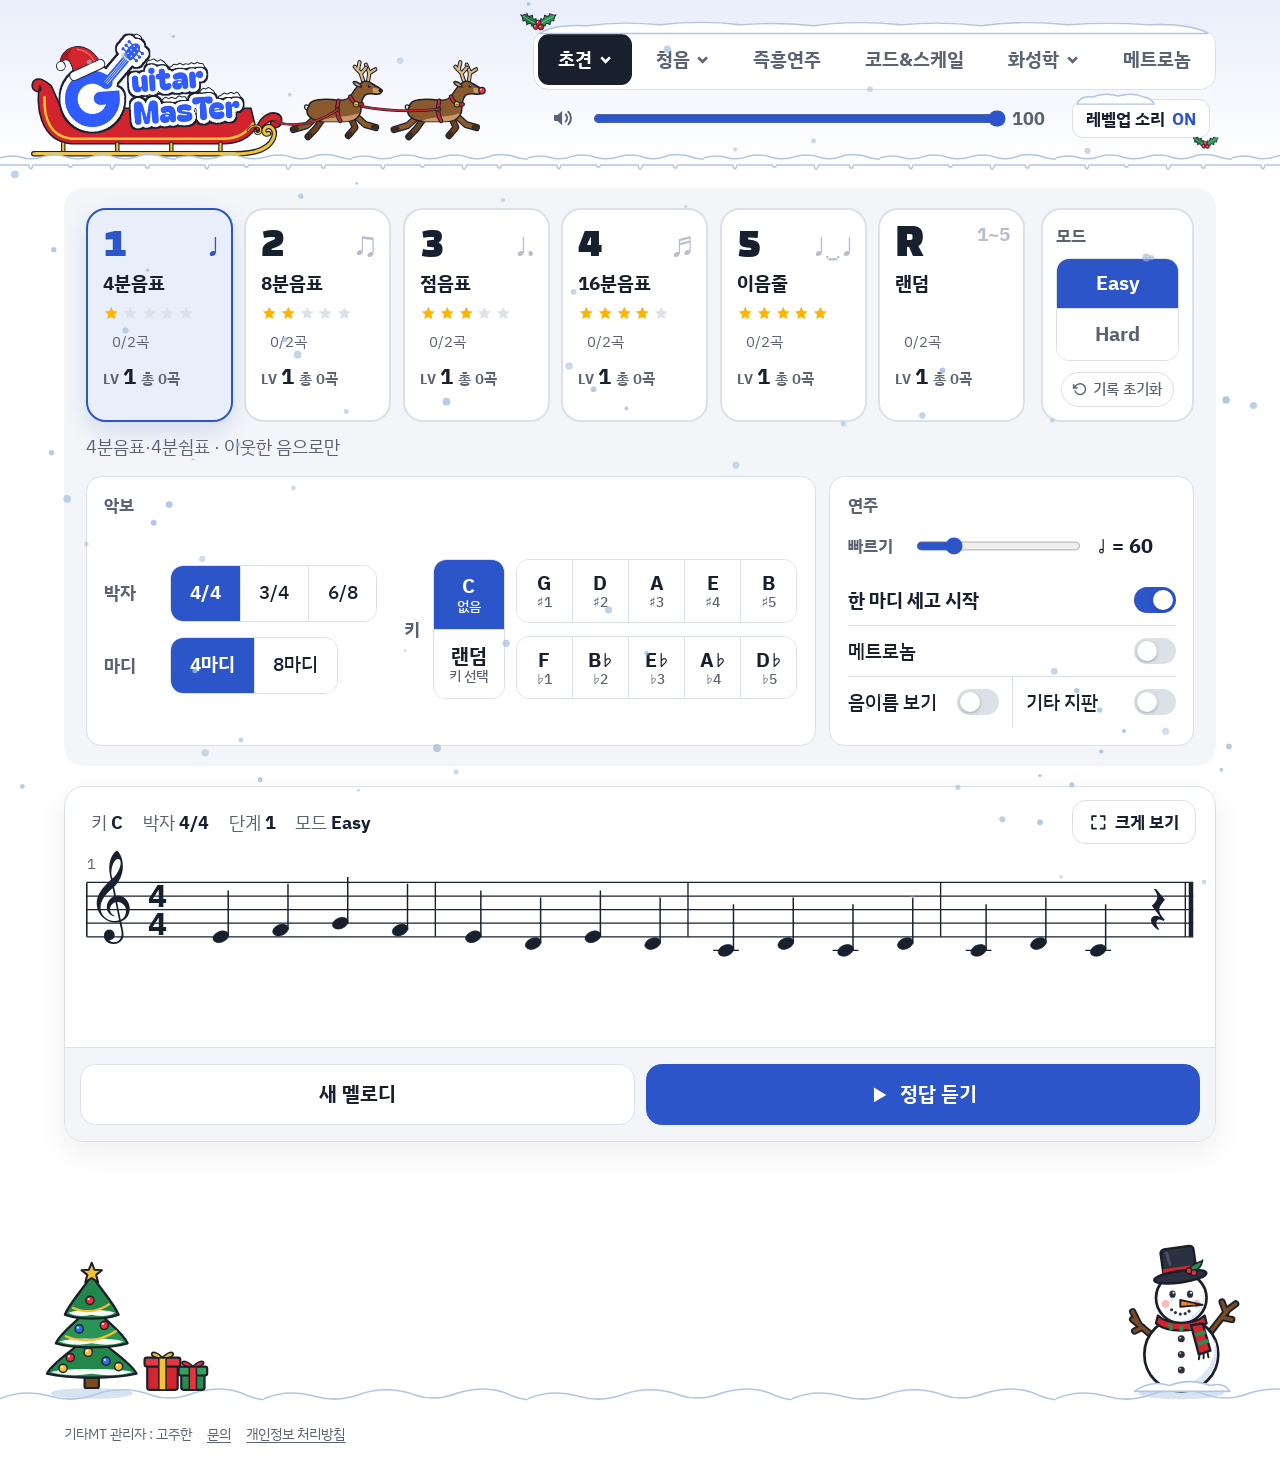
<file: index.html>
<!doctype html>
<html lang="ko">
<head>
<meta charset="utf-8">
<meta name="google-site-verification" content="TiUiczCTHK2J1TaFgmaIFe3RTUhD63hM8pQdpysvils" />
<meta name="naver-site-verification" content="dfab6511063579e364173027560169e07708b17d" />
<meta name="viewport" content="width=device-width, initial-scale=1, viewport-fit=cover">
<script src="theme.js?v=9"></script>
<link rel="stylesheet" href="theme.css?v=8">
<meta name="description" content="기타MT — 무료 기타 연습 사이트. 멜로디·코드 초견, 청음, 즉흥연주, 코드&amp;스케일, 화성학, 메트로놈">
<meta property="og:type" content="website">
<meta property="og:site_name" content="기타MT">
<meta property="og:title" content="무료 기타 연습 – 초견, 청음, 코드 | 기타MT">
<meta property="og:description" content="기타MT — 무료 기타 연습 사이트. 멜로디·코드 초견, 청음, 즉흥연주, 코드&amp;스케일, 화성학, 메트로놈">
<meta property="og:url" content="https://guitarmt.com/">
<meta property="og:image" content="https://guitarmt.com/og.png?v=7">
<meta property="og:image:width" content="1200">
<meta property="og:image:height" content="630">
<meta name="twitter:card" content="summary_large_image">
<style>body{margin:0}[hidden]{display:none!important}img{max-width:100%}
</style>
<title>무료 기타 연습 – 초견, 청음, 코드 | 기타MT</title>
<link rel="icon" href="favicon.ico?v=6" sizes="any">
<link rel="icon" type="image/png" href="favicon.png?v=6">
<link rel="apple-touch-icon" href="apple-touch-icon.png?v=6">
<link rel="preconnect" href="https://fonts.googleapis.com">
<link rel="stylesheet" href="https://fonts.googleapis.com/css2?family=IBM+Plex+Sans+KR:wght@400;500;700&family=Black+Han+Sans&family=Noto+Music&display=swap">
<style>
/* 레이아웃: 머리 띠 → 연습 설정판(단계 카드·모드·박자·키) → 흰 악보 → 재생 버튼 */
:root{
  --bg:#FFFFFF; --ink:#18202E; --muted:#5B6372; --line:#DCE1E8; --tile:#F3F5F8;
  --accent:#2B55C9; --accent-soft:#E9EEFB; --accent-shadow:rgba(43,85,201,.25); --accent-glow:rgba(43,85,201,.16);
  --hard:#E8461F; --hard-soft:#FFD2C6; --hard-bg:#FFF1EC; --star:#FFB400; --star-off:#DDE2EA;
  --f-body:'IBM Plex Sans KR',system-ui,sans-serif;
  --f-disp:'Black Han Sans','IBM Plex Sans KR',sans-serif;
  --f-music:'Noto Music','Bravura',serif;
  color-scheme:light;
}
*{box-sizing:border-box}
body{background:var(--bg);color:var(--ink);font-family:var(--f-body);font-size:18px;line-height:1.55}
button{font:inherit;cursor:pointer}
.band{border-bottom:1.5px solid var(--line);background:linear-gradient(180deg,var(--accent-soft),var(--bg))}
.band .in{max-width:1080px;margin:0 auto;padding-block:26px 22px;
  padding-left:max(16px,env(safe-area-inset-left,0px));padding-right:max(16px,env(safe-area-inset-right,0px));
  display:flex;align-items:center;gap:16px}
.mark{width:56px;height:56px;border-radius:16px;background:var(--accent);display:grid;place-items:center;flex:none}
.mark span{font-family:var(--f-music);font-size:40px;line-height:1;color:#fff;margin-top:6px}
.mark svg{width:48px;height:48px;fill:#fff} .mark svg .h{fill:var(--accent)}
h1{margin:0;font-size:32px;font-weight:700;letter-spacing:-0.01em;line-height:1.15;text-wrap:balance}
h1.logo{font-family:var(--f-disp);font-weight:400;font-size:36px;letter-spacing:.01em;line-height:1.1} h1.logo img{display:block;height:92px;width:auto;margin:-6px 0 -6px -5px}
.how{margin:4px 0 0;color:var(--muted);font-size:17px}
.wrap{max-width:1080px;margin:0 auto;padding-block:22px 44px;
  padding-left:max(16px,env(safe-area-inset-left,0px));padding-right:max(16px,env(safe-area-inset-right,0px));
  display:flex;flex-direction:column;gap:18px}

.panel{display:flex;flex-direction:column;gap:14px;padding:18px 20px;border-radius:18px;background:var(--tile)}
.row{display:flex;flex-wrap:wrap;align-items:center;gap:12px 32px}
.field{display:flex;align-items:center;gap:12px;flex-wrap:wrap}
.label{font-size:15px;font-weight:700;color:var(--muted);min-width:44px}

/* 단계 카드 */
.stagewrap{display:grid;grid-template-columns:minmax(0,1fr) auto;gap:14px;align-items:stretch}
#levels{display:grid;grid-template-columns:repeat(6,minmax(0,1fr));gap:10px}   /* 5단계 + 랜덤 */
.stage{position:relative;text-align:left;border:2px solid var(--line);border-radius:18px;padding:14px 14px 12px;background:var(--bg);color:var(--ink);display:flex;flex-direction:column;gap:4px;min-width:0;container:card/inline-size}
.stage .top{display:flex;align-items:center;gap:7px;min-width:0}
.stage .num{font-family:var(--f-disp);font-size:36px;line-height:1}
.stage .sym{position:absolute;right:12px;top:10px;font-family:var(--f-music);font-size:32px;line-height:1;color:#B7BFCD}
.stage .name{font-weight:700;font-size:17px;white-space:nowrap;overflow:hidden;text-overflow:ellipsis}
.stage.rnd .stars{visibility:hidden}
.stage.rnd .sym{font-family:var(--f-body);font-size:17px;font-weight:700;top:14px}
@media (max-width:720px){ .stage.rnd .sym{font-size:16px;line-height:26px} }
.stars{display:flex;gap:2px;margin-top:2px} .stars svg{width:15px;height:15px;fill:var(--star-off)} .stars svg.on{fill:var(--star)}
.prog{display:flex;align-items:center;gap:8px;margin-top:4px}
.prog .pbar{flex:1;margin-top:0}
.cnt{font-size:14px;color:var(--muted);font-variant-numeric:tabular-nums;white-space:nowrap}
.pbar{height:6px;border-radius:3px;background:var(--line);margin-top:4px;overflow:hidden} .pbar i{display:block;height:100%;width:0;background:var(--accent)}
.stage[aria-pressed="true"]{border-color:var(--accent);background:var(--accent-soft);box-shadow:0 8px 20px var(--accent-glow)}
.stage[aria-pressed="true"] .num,.stage[aria-pressed="true"] .sym{color:var(--accent)}
/* Hard 표시: 숫자 옆에 붙여서 카드 크기가 Easy와 같게. 카드가 좁으면 ♯♭로 짧게 */
.hardtag{display:none;color:var(--hard);font-size:15px;font-weight:700;line-height:1;white-space:nowrap}
.hardtag .full{display:none}
.hardtag .short{font-family:var(--f-music);font-size:1.4em;font-weight:400}
.hard .hardtag{display:inline}
@container card (min-width:130px){ .hardtag .full{display:inline} .hardtag .short{display:none} }
@media (min-width:721px){ @container card (max-width:85.98px){ .hard .hardtag{display:none} } }  /* 광고를 켜서 카드가 아주 좁아지면 아이콘과 겹치지 않게 숨김 */
.hard .wrap{--accent:var(--hard);--accent-soft:var(--hard-bg);--accent-shadow:rgba(232,70,31,.28);--accent-glow:rgba(232,70,31,.16)}
/* 모드: 단계 카드와 같은 테두리 카드 안에 Easy/Hard를 하나의 이어 붙인 버튼으로 */
.modebox{display:flex;flex-direction:column;gap:8px;padding:12px 12px 12px;border:2px solid var(--line);border-radius:18px;background:var(--bg)}
.modebox .label{min-width:0}
#modes{display:flex;flex-direction:column;flex:1;min-width:112px;border:1.5px solid var(--line);border-radius:12px;overflow:hidden;background:var(--bg)}
#modes button{flex:1;min-height:46px;padding:0 16px;border:0;border-bottom:1.5px solid var(--line);background:var(--bg);font-weight:700;font-size:18px;color:var(--muted)}
#modes button:last-child{border-bottom:0}
#modes button[aria-pressed="true"][data-v="easy"]{background:var(--accent);color:var(--bg)}
#modes button[aria-pressed="true"][data-v="hard"]{background:var(--hard);color:var(--bg)}
.lvrow{display:flex;align-items:center;flex-wrap:wrap;gap:8px 16px;margin-top:-4px}
.lvdesc{font-size:16px;color:var(--muted)}
/* 연습 기록 초기화: 누르면 한 번 더 물어봄 */
.reset{display:flex;flex-direction:column;align-items:center;gap:6px;margin-top:2px}
.reset [hidden]{display:none!important}
.rask{display:flex;flex-direction:column;align-items:center;gap:6px}
.rbtns{display:inline-flex;gap:6px}
.rq{font-size:14px;font-weight:700;color:var(--ink);text-align:center;line-height:1.3}
.rmsg{font-size:14px;font-weight:700;color:var(--accent)}
.rbtn{display:inline-flex;align-items:center;gap:5px;min-height:32px;padding:0 10px;border:1.5px solid var(--line);border-radius:999px;background:var(--bg);font-size:14px;font-weight:500;color:var(--muted)}
.rbtn svg{width:13px;height:13px;overflow:visible;fill:none;stroke:currentColor;stroke-width:2.4;stroke-linecap:round;stroke-linejoin:round}
.rbtn.danger{background:var(--hard);border-color:var(--hard);color:var(--bg);font-weight:700}

/* 이어 붙인 버튼 묶음 */
.seg{display:inline-flex;flex-wrap:wrap;border:1.5px solid var(--line);border-radius:12px;overflow:hidden;background:var(--bg)}
.seg button{min-height:46px;padding:8px 16px;border:0;border-right:1.5px solid var(--line);background:var(--bg);font-size:17px;font-weight:500;color:var(--ink)}
.seg button:last-child{border-right:0}
.seg button[aria-pressed="true"]{background:var(--accent);color:var(--bg);font-weight:700}
#keys button{display:flex;flex-direction:column;align-items:center;justify-content:center;gap:0;min-height:56px;padding:6px 13px;line-height:1.15}
#keys .kl{font-size:18px;font-weight:700}
#keys .ks{font-size:13px;font-weight:500;color:var(--muted);font-variant-numeric:tabular-nums}
#keys button[aria-pressed="true"] .ks{color:var(--bg)}
.tempo{display:flex;align-items:center;gap:12px}
.tempo input{width:170px;accent-color:var(--accent)}
.tempo output{font-weight:700;font-variant-numeric:tabular-nums;min-width:72px}
.checks{display:flex;gap:10px;flex-wrap:wrap}
.check{display:inline-flex;align-items:center;gap:10px;min-height:48px;padding:0 18px 0 10px;border:1.5px solid var(--line);border-radius:999px;background:var(--bg);font-size:16.5px;font-weight:500;color:var(--ink);cursor:pointer;user-select:none;-webkit-user-select:none}
.check input{appearance:none;-webkit-appearance:none;flex:none;width:38px;height:24px;margin:0;border-radius:12px;background:var(--line);position:relative;cursor:pointer;transition:background .15s}
.check input::after{content:"";position:absolute;top:3px;left:3px;width:18px;height:18px;border-radius:50%;background:var(--bg);box-shadow:0 1px 3px rgba(24,32,46,.3);transition:left .15s}
.check input:checked{background:var(--accent)}
.check input:checked::after{left:17px}
.check:has(input:checked){border-color:var(--accent);background:var(--accent-soft);font-weight:700}
button:focus-visible,input:focus-visible{outline:3px solid var(--accent);outline-offset:2px}

/* 설정: 악보 상자 · 연주 상자 */
.setgrid{display:grid;grid-template-columns:minmax(0,2fr) minmax(0,1fr);gap:12px;align-items:stretch}
.setbox{display:flex;flex-direction:column;gap:12px;padding:14px 16px 16px;border:1.5px solid var(--line);border-radius:14px;background:var(--bg)}
.setbox h3{margin:0;font-size:15px;font-weight:700;color:var(--muted)}
.setbox .label{min-width:48px}
.scorebody{flex:1;display:flex;flex-wrap:wrap;align-items:center;gap:12px 20px}   /* 박자·마디는 왼쪽, 키는 오른쪽 */
.scoreleft{display:flex;flex-direction:column;gap:12px;flex:none}
.keyfield{align-items:stretch;flex:1 1 300px;min-width:0}
.keyfield .label{align-self:center;min-width:0}
.keys{display:flex;gap:8px;align-items:stretch;min-width:0;flex:1}
.keys .kc{display:flex;flex-direction:column} .keys .kc button{flex:1;height:auto;padding-left:8px;padding-right:8px;border-right:0;border-bottom:1.5px solid var(--line)} .keys .kc button:last-child{border-bottom:0}   /* 왼쪽 세로 칸: C · 랜덤 */
.krows{display:flex;flex-direction:column;gap:8px;min-width:0;flex:1}
.krows .seg{display:flex;flex-wrap:nowrap} .krows .seg button{flex:1;min-width:0;padding-left:4px;padding-right:4px}
.setbox .tempo{flex-wrap:nowrap} .setbox .tempo input{flex:1;width:auto;min-width:80px}
@container (min-width:760.02px){   /* 컴퓨터: 악보 상자 빈 곳이 많아 버튼·글씨를 키움 */
  .scorebody{gap:14px 24px} .scoreleft{gap:14px}
  .scorebody .label{font-size:16px}
  .scorebody .seg button{min-height:50px;padding:8px 17px;font-size:17.5px}
  .krows{gap:12px} #keys .krows .seg button{min-height:56px;padding-left:4px;padding-right:4px}
  .keys{gap:10px} #keys .kc button{padding-left:14px;padding-right:14px}
  #keys .kl{font-size:18.5px} #keys .ks{font-size:13px}
}
.optlist{display:flex;flex-direction:column}
.optlist .check{flex-direction:row-reverse;justify-content:space-between;gap:12px;min-height:46px;padding:0;border:0;border-top:1.5px solid var(--line);border-radius:0;background:transparent;font-size:17px}
.optlist .check:first-child{border-top:0}
.optlist .check:has(input:checked){background:transparent;border-color:var(--line)}
.optlist .pair{display:grid;grid-template-columns:minmax(0,1fr) minmax(0,1fr);border-top:1.5px solid var(--line)}   /* 음이름 보기 · 기타 지판은 한 줄에 둘 (코드 초견 도수·구성음과 같은 모양) */
.optlist .pair .check{border-top:0;min-width:0;white-space:nowrap}
.optlist .pair .check+.check{border-left:1.5px solid var(--line);padding-left:12px}
.optlist .pair .check:first-child{padding-right:12px}
/* 기타 지판 (악보 아래, 기타 지판 스위치를 켜면) */
.gfb{margin:6px 0 0;padding:10px 4px 0;border-top:1.5px solid var(--line)}
.gfb .gcap{display:flex;flex-wrap:wrap;gap:4px 14px;padding:0 6px 4px;font-size:15px;color:var(--muted)}
.gfb .gcap b{color:var(--ink)}
.gfbwrap{overflow-x:auto;-webkit-overflow-scrolling:touch}
#gfb{display:block;width:100%;height:auto;margin:0 auto}
#gfb .fstr{stroke:var(--muted)} #gfb .ffret{stroke:var(--line);stroke-width:2} #gfb .fnut{stroke:var(--ink);stroke-width:5}
#gfb .fmark{fill:var(--line)} #gfb .fnum{fill:var(--muted);font-size:15px;font-weight:700;text-anchor:middle;font-family:var(--f-body)}
#gfb .fband{fill:var(--accent-soft);stroke:var(--accent);stroke-width:1.5;stroke-dasharray:5 4}
#gfb .fdot .c{fill:var(--bg);stroke:var(--ink);stroke-width:1.6} #gfb .fdot text{fill:var(--ink);font-size:14px;font-weight:700;text-anchor:middle;dominant-baseline:central;font-family:var(--f-body)}
#gfb .fdot.root .c{fill:var(--accent);stroke:var(--accent)} #gfb .fdot.root text{fill:var(--bg)}
#gfb .fdot.out .c{stroke-dasharray:4 3}
#gfb .fdot.on .c{fill:var(--ink);stroke:var(--ink)} #gfb .fdot.on text{fill:var(--bg)}
.gpos{display:flex;align-items:center;gap:12px;flex-wrap:wrap;padding:0 6px 8px}
.gpos .seg button{min-width:96px}
@media (max-width:720px){ .gpos{flex-wrap:nowrap} .gpos .seg{flex:1;display:flex} .gpos .seg button{flex:1;min-width:0} }
.gfbhint{margin:2px 6px 0;font-size:14px;color:var(--muted);text-align:center}
@media (min-width:721px){ .gfbhint{display:none} }

/* 악보 */
.sheet{background:var(--bg);border:1.5px solid var(--line);border-radius:18px;padding:20px 14px 14px;box-shadow:0 10px 30px rgba(24,32,46,.07);overflow:hidden}
.meta{display:flex;flex-wrap:wrap;gap:6px 18px;padding:0 10px 6px;font-size:16px;color:var(--muted)}
.meta b{color:var(--ink)}
#score{display:block;width:100%;height:auto;color:var(--ink)}
/* 크게 보기 (K 요청 2026-11-26 "수업할 때 악보만 크게") — 악보 · 정보 줄 · 아래 버튼만 화면 가득. 닫기 버튼 · Esc로 나감 */
.sheethead{display:flex;align-items:flex-start;gap:10px}
.sheethead .meta{flex:1;min-width:0}
.focusbtn{display:inline-flex;align-items:center;gap:7px;flex:none;min-height:40px;margin:-8px 4px 0 0;padding:0 14px;border-radius:12px;border:1.5px solid var(--line);background:var(--bg);font-size:15px;font-weight:700;color:var(--ink)}
.focusbtn svg{width:17px;height:17px;fill:none;stroke:currentColor;stroke-width:2.2;stroke-linecap:round;stroke-linejoin:round}
html.focus{zoom:1}
html.focus body{overflow:hidden}
html.focus .band,html.focus .panel,html.focus .ad,html.focus .status,html.focus .site-foot,html.focus .xm-snow,html.focus #gfbBox{display:none!important}
html.focus .layout,html.focus .wrap{max-width:none;margin:0;padding:0}
.sheet:fullscreen{width:100vw;height:100vh;max-width:none}
html.focus .sheet{position:fixed;inset:0;z-index:100;display:flex;flex-direction:column;border:0;border-radius:0;box-shadow:none;padding:22px 28px 0}
html.focus .meta{font-size:22px;gap:8px 26px}
html.focus .focusbtn{min-height:48px;font-size:18px;margin-top:-6px}
html.focus #scorebox{flex:1;min-height:0;display:flex;align-items:center;justify-content:center}
html.focus #score{width:auto;flex:none}
html.focus .actions{margin:0 -28px;padding:16px 28px 20px}
html.focus .btn{min-height:64px;font-size:21px}
#score .on .nh,#score .on .st{fill:var(--accent);stroke:var(--accent)}
#score .on text{fill:var(--accent)}
#score .on .hollow{fill:none}

.actions{display:grid;grid-template-columns:repeat(2,minmax(0,1fr));gap:10px;margin:10px -14px -14px;padding:14px;border-top:1.5px solid var(--line);background:var(--tile)}   /* 악보 카드 아래쪽에 붙은 버튼 줄 */
.btn{display:inline-flex;align-items:center;justify-content:center;gap:10px;min-height:56px;padding:0 16px;border-radius:14px;border:1.5px solid var(--line);background:var(--bg);font-size:18px;font-weight:700;color:var(--ink);white-space:nowrap}
.btn svg{width:18px;height:18px;fill:currentColor;flex:none}
.btn.primary{background:var(--accent);border-color:var(--accent);color:var(--bg)}
.status{font-size:16px;color:var(--muted);min-height:1.5em}
.credit{margin:8px 0 0;font-size:14px;color:var(--muted)}

/* 광고 자리: 컴퓨터는 양옆 세로(160×600), 휴대폰·태블릿은 버튼 아래 가로(320×100). ads-off면 숨김 */
.layout{max-width:1448px;margin:0 auto}
.wrap{container-type:inline-size}
.ad{display:none;flex-direction:column;align-items:center;justify-content:center;gap:4px;border:1.5px dashed var(--line);border-radius:12px;background:var(--tile);color:var(--muted);font-size:15px;font-weight:700}
.ad small{font-size:13px;font-weight:500;font-variant-numeric:tabular-nums}
.ad-side{width:160px;height:600px}
.ad-bottom{width:100%;max-width:320px;height:100px;margin:0 auto}
@media (min-width:1024px){
  body:not(.ads-off) .layout{display:grid;grid-template-columns:160px minmax(0,1fr) 160px;gap:24px;align-items:start;
    padding-block:22px 0;padding-left:max(16px,env(safe-area-inset-left,0px));padding-right:max(16px,env(safe-area-inset-right,0px))}
  body:not(.ads-off) .layout .wrap{max-width:none;margin:0;width:auto;padding-left:0;padding-right:0;padding-top:0}
  body:not(.ads-off) .ad-side{display:flex}
  body:not(.ads-off) .band .in{max-width:1448px;padding-left:calc(max(16px,env(safe-area-inset-left,0px)) + 184px);padding-right:calc(max(16px,env(safe-area-inset-right,0px)) + 184px)}
}
@media (max-width:1023.98px){ body:not(.ads-off) .ad-bottom{display:flex} }
@container (max-width:760px){
  .setgrid{grid-template-columns:1fr}
  .stagewrap{grid-template-columns:1fr}
  .modebox{flex-direction:row;align-items:center;flex-wrap:wrap;gap:8px 12px;padding:8px 12px;border-radius:14px} .reset{margin-top:0;flex:none} .rask{flex-direction:row;flex-wrap:wrap;justify-content:center} #modes{flex-direction:row;flex:1} #modes button{flex:1;min-width:0;border-bottom:0;border-right:1.5px solid var(--line)} #modes button:last-child{border-right:0}
}

@media (max-width:720px){
  .band .in{padding-block:18px 16px} h1{font-size:25px} h1.logo img{height:72px} .mark{width:46px;height:46px} .mark span{font-size:33px} .mark svg{width:40px;height:40px}
  .panel{padding:14px 12px}
  .stagewrap{grid-template-columns:1fr}
  #levels{gap:6px;grid-template-columns:repeat(3,minmax(0,1fr))}   /* 휴대폰은 3칸씩 두 줄 */
  .stage{padding:10px 4px 8px;border-radius:14px;align-items:center;text-align:center}
  .stage .num{font-size:28px} .stage .sym{position:static;font-size:24px;height:26px} .stage .name{display:none}
  .stars{gap:1px} .stars svg{width:10px;height:10px} .prog{flex-direction:column;align-items:center;gap:3px;width:100%} .prog .pbar{flex:none;width:80%} .cnt{font-size:13px}
  .pbar{width:80%}
  .stage .top{display:grid;grid-template-columns:minmax(0,1fr) auto minmax(0,1fr);gap:0;width:100%} .stage .top .num{grid-column:2}
  .hardtag{grid-column:3;justify-self:start;margin-left:2px;font-size:13px}
  .lvdesc{flex-basis:100%}
  .modebox{flex-direction:row;align-items:center;flex-wrap:wrap;gap:8px 12px;padding:8px 12px;border-radius:14px} .reset{margin-top:0;flex:none} .rask{flex-direction:row;flex-wrap:wrap;justify-content:center} #modes{flex-direction:row;flex:1} #modes button{flex:1;min-width:0;border-bottom:0;border-right:1.5px solid var(--line)} #modes button:last-child{border-right:0}
  .seg button{padding:8px 12px}
  .setgrid{grid-template-columns:1fr} .setbox{padding:12px 12px 14px} .setbox .label{min-width:40px}
  #keys button{padding:6px 6px;min-width:36px}
  .tempo input{width:140px}
  .actions{gap:6px;margin:8px -14px -14px;padding:10px} .btn{min-height:50px;padding:0 6px;font-size:16px;gap:6px} .btn svg{width:15px;height:15px}
}
@media (prefers-reduced-motion:reduce){ *{transition:none!important} }

/* 맨 위 메뉴 (세 페이지 공통) */
.band .in{flex-wrap:wrap;row-gap:14px}
.brand{display:flex;align-items:center;gap:16px;color:inherit;text-decoration:none;margin-right:auto;min-width:0}
.nav{display:flex;gap:4px;background:var(--bg);border:1.5px solid var(--line);border-radius:14px;padding:4px}
.nav a{display:inline-flex;align-items:center;justify-content:center;min-height:46px;padding:0 18px;border-radius:10px;font-weight:700;font-size:17px;color:var(--muted);text-decoration:none;white-space:nowrap}
.nav a[aria-current="page"]{background:var(--ink);color:var(--bg)}
.nav a:focus-visible,.brand:focus-visible{outline:3px solid var(--accent);outline-offset:2px}
@media (max-width:720px){ .nav{width:100%;box-sizing:border-box;gap:2px} .nav a{flex:1 1 0;min-width:0;padding:4px 2px;font-size:15px;line-height:1.2;white-space:normal;text-align:center;word-break:keep-all} }   /* 메뉴 5칸: 휴대폰은 두 줄 글씨 허용 */
</style>
</head>
<body class="ads-off">
<div class="band"><div class="in">
  <a class="brand" href="./">
    <div><h1 class="logo"><img src="logo.png" alt="기타MT" width="190" height="100"></h1></div>
  </a>
  <nav class="nav" aria-label="메뉴">
    <div class="grp"><button type="button" class="gbtn cur" aria-haspopup="true" aria-expanded="false">초견<svg viewBox="0 0 12 12" aria-hidden="true"><path d="M2 4l4 4 4-4"/></svg></button><div class="drop"><div class="dropin"><a href="./" aria-current="page">멜로디 초견</a><a href="chord/">코드 초견</a></div></div></div>
    <div class="grp"><button type="button" class="gbtn" aria-haspopup="true" aria-expanded="false">청음<svg viewBox="0 0 12 12" aria-hidden="true"><path d="M2 4l4 4 4-4"/></svg></button><div class="drop"><div class="dropin"><a href="ear/">멜로디 청음</a><a href="chordear/">코드 청음</a></div></div></div>
    <a href="improv/">즉흥<wbr>연주</a>
    <a href="chordscale/">코드&amp;<wbr>스케일</a>
    <div class="grp r"><button type="button" class="gbtn" aria-haspopup="true" aria-expanded="false">화성학<svg viewBox="0 0 12 12" aria-hidden="true"><path d="M2 4l4 4 4-4"/></svg></button><div class="drop"><div class="dropin"><a href="harmony/">기초 화성학</a><span class="soon" aria-disabled="true">고급 화성학<small>준비 중</small></span></div></div></div>
    <a href="metronome/">메트로<wbr>놈</a>
  </nav>
</div></div>

<div class="layout">
<aside class="ad ad-side" aria-label="광고">광고<small>160×600</small></aside>
<div class="wrap">
  <section class="panel" aria-label="설정">
    <div class="stagewrap">
      <div id="levels" role="group" aria-label="단계"></div>
      <div class="modebox"><span class="label">모드</span><div id="modes"></div><div class="reset">
          <span class="rmsg" id="resetMsg" role="status" hidden>초기화했어요</span>
          <button type="button" class="rbtn" id="resetBtn"><svg viewBox="0 0 24 24" aria-hidden="true"><polyline points="1 4 1 10 7 10"/><path d="M3.51 15a9 9 0 1 0 2.13-9.36L1 10"/></svg>기록 초기화</button>
          <span class="rask" id="resetAsk" hidden><span class="rq">기록을 모두 지울까요?</span><span class="rbtns"><button type="button" class="rbtn danger" id="resetYes">초기화</button><button type="button" class="rbtn" id="resetNo">취소</button></span></span>
        </div></div>
    </div>
    <div class="lvrow">
      <div class="lvdesc" id="lvdesc"></div>
    </div>
    <div class="setgrid">
      <div class="setbox" aria-label="악보 설정"><h3>악보</h3>
        <div class="scorebody">
          <div class="scoreleft">
            <div class="field"><span class="label">박자</span><div class="seg" id="meters"></div></div>
            <div class="field"><span class="label">마디</span><div class="seg" id="bars">
              <button type="button" data-v="4">4마디</button>
              <button type="button" data-v="8">8마디</button>
            </div></div>
          </div>
          <div class="field keyfield"><span class="label">키</span><div class="keys" id="keys"><div class="krows"></div></div></div>
        </div>
      </div>
      <div class="setbox" aria-label="연주 설정"><h3>연주</h3>
        <label class="tempo"><span class="label">빠르기</span>
          <input type="range" id="tempo" min="40" max="140" step="2" value="60">
          <output id="tempoOut">♩ = 60</output>
        </label>
        <div class="optlist">
          <label class="check"><input type="checkbox" id="countin" checked> 한 마디 세고 시작</label>
          <label class="check"><input type="checkbox" id="metro"> 메트로놈</label>
          <div class="pair">
            <label class="check"><input type="checkbox" id="names"> 음이름 보기</label>
            <label class="check"><input type="checkbox" id="gtr"> 기타 지판</label>
          </div>
        </div>
      </div>
    </div>
  </section>

  <section class="sheet" aria-label="악보">
    <div class="sheethead"><div class="meta" id="meta"></div><button type="button" class="focusbtn" id="focusBtn" aria-pressed="false"><svg viewBox="0 0 24 24" aria-hidden="true" id="focusIcon"><path d="M4 9V4h5M15 4h5v5M20 15v5h-5M9 20H4v-5"/></svg><span id="focusTxt">크게 보기</span></button></div>
    <div id="scorebox"><svg id="score" role="img" aria-label="초견 멜로디 악보"></svg></div>
    <div class="gfb" id="gfbBox" hidden><div class="gpos"><span class="label">폼</span><div class="seg" id="gpos" role="group" aria-label="메이저 스케일 폼"><button type="button" data-v="3">3번 폼</button><button type="button" data-v="5">5번 폼</button></div></div><div class="gcap" id="gfbCap"></div><div class="gfbwrap" id="gfbWrap"><svg id="gfb" role="img" aria-label="기타 지판"></svg></div><div class="gfbhint">← 지판을 옆으로 밀어서 보세요 →</div></div>
    <div class="actions">
      <button type="button" class="btn new" id="newBtn">새 멜로디</button>
      <button type="button" class="btn primary" id="playBtn"><svg viewBox="0 0 16 16" id="playIcon"><path d="M4 2l10 6-10 6z"/></svg><span id="playTxt">정답 듣기</span></button>
    </div>
  </section>

  <div class="status" id="status" aria-live="polite"></div>
  <aside class="ad ad-bottom" aria-label="광고">광고<small>320×100</small></aside>
</div>
<aside class="ad ad-side" aria-label="광고">광고<small>160×600</small></aside>
</div>

<script src="piano.js"></script>
<script>
const GLYPH={"whole":{"d":"M50 135Q50 172 77 200Q104 228 150.5 244Q197 260 253.5 260Q310 260 358 244.5Q406 229 435 201Q464 173 464 135Q464 96 436 67.5Q408 39 361.5 23.5Q315 8 259 8Q203 8 155.5 23Q108 38 79 66.5Q50 95 50 135ZM280 28Q314 28 326.5 53Q339 78 339 112Q339 147 324.5 176Q310 205 286 222.5Q262 240 232 240Q198 240 186.5 215Q175 190 175 156Q175 122 189 93Q203 64 226.5 46Q250 28 280 28Z","b":[50,8.0,464,260.0]},"r4":{"d":"M147 878 307 683Q257 624 230 581Q203 538 203 494Q203 457 227 416.5Q251 376 303 314L287 292Q243 320 205 320Q177 320 163 301.5Q149 283 149 257Q149 225 162.5 196.5Q176 168 199 142L186 123Q117 173 84 214Q51 255 51 303Q51 346 78 366Q105 386 143 386Q173 386 221 363V365L67 570Q168 659 168 736Q168 797 104 878Z","b":[51,123,307,878]},"r2":{"d":"M155 269 251 609Q230 590 203.5 582Q177 574 151 574Q108 574 79 597Q50 620 50 663Q50 691 70 710.5Q90 730 121 730Q150 730 168.5 711.5Q187 693 187 662Q187 640 177 623Q177 617 189 617Q244 617 294 703H312L191 269Z","b":[50,269,312,730]},"r1":{"d":"M155 147 251 487Q230 468 203.5 460Q177 452 151 452Q108 452 79 475Q50 498 50 541Q50 569 69.5 588.5Q89 608 121 608Q150 608 168.5 589.5Q187 571 187 540Q187 518 177 501Q177 495 189 495Q230 495 267 541L319 731Q298 712 271.5 704Q245 696 219 696Q176 696 147 719Q118 742 118 785Q118 813 138 832.5Q158 852 189 852Q219 852 237 833Q255 814 255 784Q255 774 252 763.5Q249 753 245 745Q245 739 257 739Q312 739 362 825H380L191 147Z","b":[50,147,380,852]}};
(()=>{
/* ---------- 음악 데이터 ---------- */
const LETTERS=['C','D','E','F','G','A','B'];
const SEMI=[0,2,4,5,7,9,11];
const NAME_KR=['도','레','미','파','솔','라','시'];
const KEYS={
  C:{label:'C',letter:0,acc:{}},
  G:{label:'G',letter:4,acc:{F:1}},
  D:{label:'D',letter:1,acc:{F:1,C:1}},
  A:{label:'A',letter:5,acc:{F:1,C:1,G:1}},
  E:{label:'E',letter:2,acc:{F:1,C:1,G:1,D:1}},
  B:{label:'B',letter:6,acc:{F:1,C:1,G:1,D:1,A:1}},
  F:{label:'F',letter:3,acc:{B:-1}},
  Bb:{label:'B♭',letter:6,acc:{B:-1,E:-1}},
  Eb:{label:'E♭',letter:2,acc:{B:-1,E:-1,A:-1}},
  Ab:{label:'A♭',letter:5,acc:{B:-1,E:-1,A:-1,D:-1}},
  Db:{label:'D♭',letter:1,acc:{B:-1,E:-1,A:-1,D:-1,G:-1}},
};
const KEY_ORDER=['C','G','D','A','E','B','F','Bb','Eb','Ab','Db'];
const KEY_GROUPS=[['C','rand'],['G','D','A','E','B'],['F','Bb','Eb','Ab','Db']];   // 키 버튼: C·랜덤 세로 · ♯줄 · ♭줄 ('rand' = 새 멜로디마다 키가 바뀜, K 요청 2026-11-13)
const SHARP_POS={F:10,C:7,G:11,D:8,A:5};      // 높은음자리표 조표 자리 (가온 도 = 0)
const FLAT_POS={B:6,E:9,A:5,D:8,G:4};

/* 박자 — 길이 단위: 16분음표 = 1 */
const METERS={
  '4/4':{num:4,den:4,len:16,beat:4,click:4,accent:[2,0,0,0],ends:L=>L<3?[[8,4,[4]]]:[[0,16,[]],[8,8,[]]]},
  '3/4':{num:3,den:4,len:12,beat:4,click:4,accent:[2,0,0],ends:L=>L<3?[[0,4,[4,4]],[4,4,[4]]]:[[0,12,[]],[4,8,[]]]},
  '6/8':{num:6,den:8,len:12,beat:6,click:2,accent:[2,0,0,1,0,0],ends:L=>L<3?[[6,6,[]]]:[[0,12,[]],[6,6,[]]]},
};
const METER_ORDER=['4/4','3/4','6/8'];

/* 리듬 조각 — lv: 처음 나오는 단계, 'r'은 쉼표 */
const CELLS={
  simple:[
    {d:[4],lv:1,w:4},{d:['r4'],lv:1,w:0.35},
    {d:[2,2],lv:2,w:3},{d:['r2',2],lv:2,w:0.35},{d:[2,'r2'],lv:2,w:0.35},
    {d:[8],lv:3,w:1.2},{d:[6,2],lv:3,w:1.6},{d:[12],lv:3,w:0.5},{d:['r8'],lv:3,w:0.35},
    {d:[1,1,1,1],lv:4,w:1.6},{d:[2,1,1],lv:4,w:1.4},{d:[1,1,2],lv:4,w:1.4},{d:[3,1],lv:4,w:1},{d:['r1',1,2],lv:4,w:0.4},{d:['r1',1,1,1],lv:4,w:0.4},
  ],
  compound:[
    {d:[6],lv:1,w:4},{d:['r6'],lv:1,w:0.35},
    {d:[4,2],lv:2,w:3},{d:[2,2,2],lv:2,w:3},{d:[2,4],lv:2,w:1},{d:[4,'r2'],lv:2,w:0.5},{d:['r2',2,2],lv:2,w:0.4},{d:[2,'r2',2],lv:2,w:0.3},
    {d:[12],lv:3,w:0.8},
    {d:[1,1,2,2],lv:4,w:1.2},{d:[2,1,1,2],lv:4,w:1},{d:[2,2,1,1],lv:4,w:1},{d:[1,1,1,1,2],lv:4,w:0.8},{d:[3,1,2],lv:4,w:1.2},{d:['r1',1,2,2],lv:4,w:0.4},
  ],
};
for(const k in CELLS) CELLS[k].forEach(c=>{
  c.ev=c.d.map(x=>typeof x==='string'?{dur:+x.slice(1),rest:true}:{dur:x,rest:false});
  c.len=c.ev.reduce((a,e)=>a+e.dur,0);
  c.hasRest=c.ev.some(e=>e.rest);
});

/* 단계 — 리듬이 기준, 음 도약만 조금씩 넓어짐. 음역은 단계마다 제한 없이 악보 전체(라3~라5) (K 요청 2026-11-13) */
const LEVELS=[
  {n:1,rhythm:['4분음표·4분쉼표','점4분음표·점4분쉼표'],pitch:'이웃한 음으로만',lo:-14,hi:14,leap:1},
  {n:2,rhythm:['8분음표·8분쉼표 추가','4분·8분음표·8분쉼표 추가'],pitch:'3도 도약까지',lo:-14,hi:14,leap:2},
  {n:3,rhythm:['점음표·2분음표 추가','점2분음표 추가'],pitch:'4도 도약까지',lo:-14,hi:14,leap:3},
  {n:4,rhythm:['16분음표 추가','16분음표 추가'],pitch:'5도 도약까지',lo:-14,hi:14,leap:4},
  {n:5,rhythm:['붙임줄 추가','붙임줄 추가'],pitch:'6도 도약까지',lo:-14,hi:14,leap:5},
];
const HARD_LEAP={pitch:'7도 도약까지',lo:-14,hi:14,leap:6};   // Hard: 단계와 상관없이 7도 도약까지 (음역도 5단계만큼)
const levelOf=n=>mode==='hard'?{...LEVELS[n-1],...HARD_LEAP}:LEVELS[n-1];

/* ---------- 상태 ---------- */
const store={get(k,d){try{const v=localStorage.getItem('sr-'+k);return v==null?d:JSON.parse(v)}catch(e){return d}},
             set(k,v){try{localStorage.setItem('sr-'+k,JSON.stringify(v))}catch(e){}}};
/* 들어올 때마다 설정은 처음으로 — 스위치 · 연습 기록만 기억 (K 요청 2026-11-21) */
try{ const KEEP=['names','gtr','countin','metro','done','done2']; Object.keys(localStorage).forEach(k=>{ if(k.startsWith('sr-')&&!KEEP.includes(k.slice(3))) localStorage.removeItem(k); }); }catch(e){}
['countin','metro'].forEach(id=>{ const el=document.getElementById(id); if(!el) return; const v=store.get(id,null); if(v!==null) el.checked=!!v; el.addEventListener('change',()=>store.set(id,el.checked)); });   /* 한 마디 세고 시작 · 메트로놈 스위치도 기억 */
let sel=1 /* 들어올 때마다 첫 카드 (K 요청 2026-11-21) */, bars=store.get('bars',4), meter=store.get('meter','4/4'), keyName=store.get('key','C');
if(sel!==0&&!LEVELS[sel-1]) sel=1;
let level=sel||LEVELS.length;                       // sel 0 = 랜덤 (한 곡 안에 1~5단계를 섞어서)
if(!METERS[meter]) meter='4/4';
// 키 랜덤 (K 요청 2026-11-13): 랜덤 버튼을 켜고 키를 여러 개 고르면, 새 멜로디마다 고른 키 중 하나로
let randOn=!!store.get('krand',false), randSet=store.get('kset',null);
if(keyName==='rand'){ randOn=true; keyName='C'; }        // 예전 '랜덤(모든 키)' 저장값 옮기기
if(!KEYS[keyName]) keyName='C';
if(!Array.isArray(randSet)) randSet=randOn?KEY_ORDER.slice():[keyName];
randSet=randSet.filter(k=>KEYS[k]); if(!randSet.length) randSet=[keyName];
let lastRandKey=null;
let mode=store.get('mode','easy'); if(mode!=='hard') mode='easy';
let tempo=60;
let showNames=store.get('names',false);
let done=store.get('done2',null);                 // 모드·단계별로 정답까지 들어 본 곡 수 (이 브라우저에만 저장)
if(!done||typeof done!=='object'||!done.easy){ const old=store.get('done',{}); done={easy:(old&&typeof old==='object')?old:{},hard:{}}; }
let song=null;

const $=id=>document.getElementById(id);
const rnd=a=>a[Math.floor(Math.random()*a.length)];
const pick=w=>{let s=0;for(const x of w)s+=x[1];let r=Math.random()*s;for(const x of w){r-=x[1];if(r<=0)return x[0]}return w[0][0]};

/* ---------- 리듬 만들기 ---------- */
function fillCells(M,L,from,to,st){
  const pool=CELLS[M.beat===6?'compound':'simple'].filter(c=>c.lv<=L);
  const out=[]; let pos=from;
  while(pos<to){
    const opts=pool.filter(c=>{
      if(pos+c.len>to) return false;
      if(c.hasRest&&st.rest) return false;                       // 한 마디에 쉼표 조각은 하나만
      if(c.len===8&&M.num===4&&pos%8!==0) return false;          // 4/4: 두 박 길이는 1·3박에서만
      if(c.len===8&&c.hasRest&&M.num===3&&pos!==0) return false; // 3/4: 2분쉼표는 첫 박에서만
      if(c.len===12&&pos!==0) return false;
      return true;
    }).map(c=>[c,c.w*(c.lv===L&&L>1&&!c.hasRest?2:1)]);     // 새로 배우는 음표를 더 자주
    const c=pick(opts);
    if(c.hasRest) st.rest=true;
    let p=pos;
    c.ev.forEach((e,i)=>{ out.push({dur:e.dur,rest:e.rest,pos:p,cellStart:i===0}); p+=e.dur; });
    pos+=c.len;
  }
  return out;
}
function mixLevels(){                       // 랜덤: 마디마다 다른 단계 (1~5단계를 고루 섞음)
  const out=[]; let bag=[];
  for(let m=0;m<bars;m++){
    if(!bag.length){ bag=LEVELS.map(x=>x.n); for(let i=bag.length-1;i>0;i--){ const j=Math.floor(Math.random()*(i+1)); [bag[i],bag[j]]=[bag[j],bag[i]]; } }
    out.push(bag.pop());
  }
  return out;
}
function makeRhythm(M,L0,lvs){             // lvs: 마디별 단계 (랜덤일 때)
  const ms=[];
  for(let m=0;m<bars;m++){
    const L=lvs?lvs[m]:L0;
    let ev, tries=0;
    do{
      const st={rest:false};
      if(m===bars-1){
        const [room,fin,after]=rnd(M.ends(L));
        ev=room?fillCells(M,L,0,room,st):[];
        ev.push({dur:fin,rest:false,pos:room,cellStart:true,final:true});
        let p=room+fin; after.forEach(d=>{ ev.push({dur:d,rest:true,pos:p,cellStart:true}); p+=d; });
      } else ev=fillCells(M,L,0,M.len,st);
    } while(m===0&&ev[0].rest&&++tries<50);
    ms.push(ev);
  }
  ms.forEach((ev,mi)=>ev.forEach(e=>{e.bar=mi}));
  const barLv=b=>lvs?lvs[b]:L0;
  if(lvs?lvs.includes(5):L0>=5){              // 붙임줄: 마디를 넘거나, 박을 넘는 당김음 (붙임줄 단계 마디에서만)
    const flat=ms.flat();
    const used=new Set();
    for(let i=0;i<flat.length-1;i++){
      const a=flat[i], b=flat[i+1];
      if(a.rest||b.rest||b.final||!b.cellStart||used.has(a.bar)||barLv(a.bar)<5) continue;
      const cross=a.bar!==b.bar;
      const ok=cross||a.dur<M.beat||(M.num===4&&b.pos===8&&a.pos>=4);
      if(ok&&Math.random()<(cross?0.3:0.22)){ a.tieNext=true; used.add(a.bar); }
    }
  }
  return ms;
}
function hasFeature(ms,L,M){           // 그 단계에서 새로 배우는 음표가 꼭 한 번은 나오게
  const f=ms.flat();
  if(L===2) return f.some(e=>!e.rest&&e.dur===2);
  if(L===3) return M.beat===6||f.some(e=>!e.rest&&(e.dur===6||e.dur===12));
  if(L===4) return f.some(e=>!e.rest&&e.dur===1);
  if(L===5) return f.some(e=>e.tieNext);
  return true;
}

/* ---------- 멜로디 만들기 ---------- */
function placeTonic(letter,L){          // 덧줄이 적게 나오는 옥타브 고르기 (전체 음역: 라3~라5)
  let best=null;
  [letter,letter-7,letter+7].forEach(t=>{
    if(t<-2||t>8) return;
    const lo=Math.max(-2,t+L.lo), hi=Math.min(12,t+L.hi);
    let p=((L.hi-L.lo)-(hi-lo))*0.5;
    for(let d=lo;d<=hi;d++){ if(d<-1)p+=-1-d; if(d>11)p+=d-11; }
    if(!best||p<best.p) best={t,p,lo,hi};
  });
  return best;
}
/* ---------- Hard 모드: 임시표 ---------- */
const letterOf=d=>LETTERS[((d%7)+7)%7];
const OKI={0:[0,1],1:[1,2],2:[3,4],3:[5],4:[7],5:[8,9],6:[10,11],7:[12]};   // 자연스러운 음정(반음 수)
const okInterval=(d,s)=>{ const ad=Math.abs(d), as=Math.abs(s); if(!OKI[ad]) return true; if(d&&s&&Math.sign(d)!==Math.sign(s)) return false; return OKI[ad].includes(as); };
function addAccidentals(notes,key,L){       // 다음 음으로 반음 이어지는 자리에만 (도-도♯-레, 미-미♭-레, 시♭ 조에서 시♮-도 …)
  const midi=n=>pitchOf(n.deg,key).midi, cands=[];
  for(let i=1;i<notes.length-1;i++){
    const n=notes[i], nx=notes[i+1], pv=notes[i-1];
    if(n.tiedFrom||n.tieNext||nx.tiedFrom) continue;
    const d=nx.deg-n.deg; if(Math.abs(d)!==1) continue;
    const m0=midi(n); if(Math.abs(midi(nx)-m0)!==2) continue;     // 온음 사이일 때만
    const alt=d>0?1:-1, ka=key.acc[letterOf(n.deg)]||0;
    if(Math.abs(ka+alt)>1) continue;                                  // 겹샵·겹플랫 없음
    const lt=letterOf(n.deg); if(((lt==='E'||lt==='B')&&ka+alt>0)||((lt==='C'||lt==='F')&&ka+alt<0)) continue;   // 미♯·시♯·도♭·파♭은 헷갈려서 뺌
    if(!okInterval(n.deg-pv.deg,m0+alt-midi(pv))) continue;          // 앞 음에서 어색한 음정 피하기
    cands.push({i,alt});
  }
  for(let i=cands.length-1;i>0;i--){ const j=Math.floor(Math.random()*(i+1)); [cands[i],cands[j]]=[cands[j],cands[i]]; }
  const per=L<=2?1:2, target=Math.max(1,Math.round(bars*(L<=2?0.5:0.75))), used=new Set(), perBar={};
  let cnt=0;
  for(const c of cands){
    if(cnt>=target) break;
    const n=notes[c.i];
    if(used.has(c.i-1)||used.has(c.i+1)||(perBar[n.bar]||0)>=per) continue;
    n.alt=c.alt; used.add(c.i); perBar[n.bar]=(perBar[n.bar]||0)+1; cnt++;
  }
  return cnt;
}
function markSigns(ms,key){                 // 마디 안에서 필요한 곳에만 ♯ ♭ ♮ 표시 (같은 마디 안에서는 효력 유지)
  ms.forEach(ev=>{
    const state={};
    ev.forEach(e=>{
      e.sign=null;
      if(e.rest||e.tiedFrom) return;
      const ka=key.acc[letterOf(e.deg)]||0, acc=ka+(e.alt||0), cur=(e.deg in state)?state[e.deg]:ka;
      if(acc!==cur){ e.sign=acc>0?'♯':acc<0?'♭':'♮'; state[e.deg]=acc; }
    });
  });
}

function makeSong(){
  const L=levelOf(level), M=METERS[meter];
  let key;
  if(randOn){ const pool=randSet.length>1?randSet.filter(x=>x!==lastRandKey):randSet; const kk=pool[Math.floor(Math.random()*pool.length)]; lastRandKey=kk; key=KEYS[kk]; }   // 키 랜덤: 고른 키 중에서 (앞 곡과 다른 키로)
  else key=KEYS[keyName];
  const P=placeTonic(key.letter,L), tonic=P.t, lo=P.lo, hi=P.hi;
  const lvs=sel===0?mixLevels():null;        // 랜덤: 리듬은 마디마다 다른 단계, 음 도약·음역은 5단계 기준
  let ms; for(let k=0;k<40;k++){ ms=makeRhythm(M,level,lvs); if(lvs?lvs.every((v,b)=>hasFeature([ms[b]],v,M)):hasFeature(ms,level,M)) break; }
  const notes=ms.flat().filter(e=>!e.rest);
  const isTriad=d=>{const r=((d-tonic)%7+7)%7;return r===0||r===2||r===4};
  const tonics=[tonic,tonic+7,tonic-7].filter(x=>x>=lo&&x<=hi);
  const reach=t=>Math.min(...tonics.map(x=>Math.abs(x-t)));          // 가장 가까운 으뜸음까지 거리
  const stepFrom=(cur,last,remain)=>{   // remain: 마지막 음까지 남은 걸음 → 그 단계 도약 폭으로 으뜸음에 닿을 수 있게
    const w=[], all=[];
    for(let s=-L.leap;s<=L.leap;s++){
      const t=cur+s; if(t<lo||t>hi) continue;
      all.push(t);
      if(reach(t)>L.leap*remain) continue;
      let wt=s===0?0.5:Math.abs(s)===1?6:Math.abs(s)===2?3:1.2/(Math.abs(s)-1);
      if(Math.abs(s)>=2&&!isTriad(t)) wt*=0.5;
      if(s===0&&last===cur) wt=0.1;
      if(remain<=3&&reach(t)<reach(cur)) wt*=2;
      w.push([t,wt]);
    }
    if(w.length) return pick(w);
    return all.reduce((a,b)=>reach(b)<reach(a)?b:a);
  };
  const assign=()=>{
  let cur=rnd([tonic,tonic+2,tonic+4].filter(d=>d<=hi)), last=null;
  notes.forEach(n=>{ n.alt=0; n.tiedFrom=false; });
  notes.forEach((n,i)=>{
    if(i===0){ n.deg=cur; return; }
    const p=notes[i-1];
    if(p.tieNext){ n.deg=p.deg; n.tiedFrom=true; last=cur; return; }   // 붙임줄: 같은 음
    let d;
    if(n.final){                                                        // 마지막 음은 으뜸음
      const c=[tonic,tonic+7,tonic-7].filter(x=>x>=lo&&x<=hi);
      d=c.reduce((a,b)=>Math.abs(b-cur)<Math.abs(a-cur)?b:a);
    } else if(i===notes.length-2){                                      // 끝나기 직전: 으뜸음으로 가기 좋은 음
      const c=[[tonic+1,3],[tonic-1,2],[tonic+8,3],[tonic+6,2],[tonic+2,1],[tonic+4,1]]
        .filter(([x])=>x>=lo&&x<=hi&&x!==cur&&Math.abs(x-cur)<=L.leap&&reach(x)<=L.leap);
      d=c.length?pick(c):stepFrom(cur,last,1);
    } else d=stepFrom(cur,last,notes.length-1-i);
    last=cur; cur=d; n.deg=d;
  });
  };
  const want=Math.max(1,Math.round(bars*(level<=2?0.3:0.45)));
  for(let k=0;k<30;k++){ assign(); if(mode!=='hard'||addAccidentals(notes,key,level)>=want) break; }
  markSigns(ms,key);
  return {key,M,tonic,measures:ms};
}

function pitchOf(deg,key,alt){
  const li=((deg%7)+7)%7, oct=4+Math.floor(deg/7), L=LETTERS[li];
  const acc=(key.acc[L]||0)+(alt||0);
  return {midi:12*(oct+1)+SEMI[li]+acc, name:NAME_KR[li]+(acc>0?'♯':acc<0?'♭':''), acc};
}

/* ---------- 악보 그리기 ---------- */
const S=12;                      // 줄 간격
const NS='http://www.w3.org/2000/svg';
const SPACE={1:1.9,2:2.5,3:2.9,4:3.2,6:3.8,8:4.4,12:5.2,16:5.8};   // 음표 길이별 기본 간격 (줄 간격 단위)
const FK=4*S/1000;               // 악보 글꼴 1000단위 = 줄 간격 4칸
function el(tag,attrs,parent,text){const e=document.createElementNS(NS,tag);for(const k in attrs)e.setAttribute(k,attrs[k]);if(text!=null)e.textContent=text;if(parent)parent.appendChild(e);return e}
function glyph(g,name,cx,baseY,cls){       // 글꼴 모양을 가로 가운데 cx, 기준선 baseY에 놓기
  const G=GLYPH[name], mx=(G.b[0]+G.b[2])/2;
  return el('path',{class:cls||'nh',d:G.d,fill:'currentColor',transform:`translate(${cx-mx*FK} ${baseY}) scale(${FK} ${-FK})`},g);
}

function packSystems(natW,availFirst,availRest,maxPer,tol){
  const n=natW.length; let best=null;
  for(let mask=0;mask<(1<<(n-1));mask++){
    const groups=[]; let cur=[0];
    for(let i=1;i<n;i++){ if(mask&(1<<(i-1))){ groups.push(cur); cur=[i]; } else cur.push(i); }
    groups.push(cur);
    let ok=true, cost=0;
    for(let gi=0;gi<groups.length&&ok;gi++){
      const g=groups[gi], w=g.reduce((a,m)=>a+natW[m],0), fill=w/(gi===0?availFirst:availRest);
      if(g.length>maxPer||(fill>tol&&g.length>1)) ok=false;
      cost+=(1-Math.min(fill,1))**2;
    }
    if(!ok) continue;
    const score=groups.length*100+cost;
    if(!best||score<best.score) best={score,groups};
  }
  return best.groups;
}

let noteEls=[];
function render(){
  const svg=$('score'); svg.innerHTML=''; noteEls=[];
  const box=focusOn&&innerWidth>=720?1020:$('scorebox').clientWidth-28;   /* 크게 보기: 컴퓨터 화면 너비로 그려서 화면만큼 키움 */
  const narrow=box<520, maxPer=narrow?2:4, W=Math.max(box,300)/(narrow?0.84:1);   // 휴대폰은 조금 작게 그려 한 줄에 두 마디
  const M=song.M, key=song.key;
  const ks=Object.keys(key.acc), sharp=ks.length>0&&key.acc[ks[0]]>0;
  const accs=(sharp?['F','C','G','D','A']:['B','E','A','D']).filter(l=>key.acc[l]);
  const x0=6, x1=W-6, clefW=narrow?42:46, headW=clefW+accs.length*S*0.95+6, tsW=S*2.4;
  const tight=narrow?0.75:1, minSp=showNames?(narrow?1.9:2.4):0;
  const sp=e=>S*Math.max((SPACE[e.dur]||3)*tight,minSp);
  const padL=S*0.6, padR=S*0.4;
  const lead=e=>e.sign?S*1.3:0;                                            // 임시표 자리
  const natW=song.measures.map(ev=>padL+padR+ev.reduce((a,e)=>a+sp(e)+lead(e),0));
  // 줄 나누기: 빽빽한 마디는 넓게
  const systems=packSystems(natW,x1-(x0+headW+tsW+4),x1-(x0+headW+4),maxPer,narrow?1.2:1);
  const sysH=S*4+(showNames?104:88), top=34;
  svg.setAttribute('viewBox',`0 0 ${W} ${top+systems.length*sysH}`); fitFocus(W,top+systems.length*sysH);
  const sysInfo=[]; let prevF=1.6;

  systems.forEach((ms,li)=>{
    const g=el('g',{},svg), y0=top+li*sysH, mid=y0+2*S;
    const yOf=d=>y0+4*S-(d-2)*S/2;
    const staff=el('g',{},g);
    el('line',{x1:x0,x2:x0,y1:y0,y2:y0+4*S,stroke:'currentColor','stroke-width':1.4},g);
    el('text',{x:x0+6,y:yOf(4),'font-size':S*4,'font-family':'Noto Music, Bravura, serif',fill:'currentColor'},g,'\u{1D11E}');
    let x=x0+clefW;
    accs.forEach(l=>{
      const d=sharp?SHARP_POS[l]:FLAT_POS[l];
      el('text',{x,y:yOf(d)+(sharp?S*0.42:S*0.3),'font-size':S*2.6,'font-family':'Noto Music, serif',fill:'currentColor'},g,sharp?'♯':'♭');
      x+=S*0.95;
    });
    x+=6;
    if(li===0){
      [M.num,M.den].forEach((t,i)=>el('text',{x:x+S*0.9,y:y0+S*(i===0?2:4)-2,'font-size':S*2.35,'font-weight':700,'text-anchor':'middle','font-family':'IBM Plex Sans KR, sans-serif',fill:'currentColor'},g,String(t)));
      x+=tsW;
    }
    const start=x+4, tot=ms.reduce((a,m)=>a+natW[m],0), fullF=(x1-start)/tot;
    const f=(li===systems.length-1&&li>0)?Math.min(fullF,Math.max(1.6,prevF*1.1)):fullF;   // 마지막 줄만 마디가 적을 때 너무 늘이지 않기
    const endX=start+tot*f; prevF=f;
    sysInfo[li]={start,end:endX};
    for(let i=0;i<5;i++) el('line',{x1:x0,x2:endX,y1:y0+i*S,y2:y0+i*S,stroke:'currentColor','stroke-width':1.1},staff);
    let mx=start;
    ms.forEach(m=>{
      const ev=song.measures[m], mw=natW[m]*f, bx=mx+mw;
      if(m===bars-1){
        el('line',{x1:bx-7,x2:bx-7,y1:y0,y2:y0+4*S,stroke:'currentColor','stroke-width':1.2},g);
        el('rect',{x:bx-4,y:y0,width:4,height:4*S,fill:'currentColor'},g);
      } else el('line',{x1:bx,x2:bx,y1:y0,y2:y0+4*S,stroke:'currentColor','stroke-width':1.2},g);

      const tw=ev.reduce((a,e)=>a+sp(e)+lead(e),0), gs=(mw-padL-padR)/tw;   // 음표마다 자기 자리의 가운데에
      let acc=0;
      ev.forEach(e=>{ e.x=mx+padL+(acc+lead(e)+sp(e)/2)*gs; acc+=lead(e)+sp(e); e.sys=li; if(!e.rest) e.y=yOf(e.deg); });

      // 머리·쉼표·덧줄·점·음이름
      ev.forEach(e=>{
        const ng=el('g',{},g); e.ref=ng; noteEls.push(e);
        if(e.rest){ drawRest(ng,e,y0); return; }
        const lw=e.dur===16?1.05:0.95;
        for(let d=0;d>=e.deg;d-=2) el('line',{x1:e.x-S*lw,x2:e.x+S*lw,y1:yOf(d),y2:yOf(d),stroke:'currentColor','stroke-width':1.2},ng);
        for(let d=12;d<=e.deg;d+=2) el('line',{x1:e.x-S*lw,x2:e.x+S*lw,y1:yOf(d),y2:yOf(d),stroke:'currentColor','stroke-width':1.2},ng);
        if(e.dur===16){
          glyph(ng,'whole',e.x,e.y+((GLYPH.whole.b[1]+GLYPH.whole.b[3])/2)*FK);
          e.up=e.deg<6;
        } else {
          const hollow=e.dur>=8;
          el('ellipse',{class:hollow?'nh hollow':'nh',cx:e.x,cy:e.y,rx:S*0.6,ry:S*0.4,transform:`rotate(-22 ${e.x} ${e.y})`,
            fill:hollow?'none':'currentColor',stroke:'currentColor','stroke-width':hollow?S*0.16:0.5},ng);
        }
        if(e.sign){
          const fs=S*2.6, half=e.dur===16?S*0.85:S*0.6;
          const xmax={'♯':275,'♭':249,'♮':226}[e.sign]*fs/1000, off={'♯':0.42,'♭':0.3,'♮':0.42}[e.sign]*S;
          el('text',{x:e.x-half-S*0.35-xmax,y:e.y+off,'font-size':fs,'font-family':'Noto Music, serif',fill:'currentColor'},ng,e.sign);
        }
        if(e.dur===3||e.dur===6||e.dur===12){
          const onLine=((e.deg%2)+2)%2===0;
          el('circle',{class:'nh',cx:e.x+S*1.1,cy:e.y-(onLine?S/2:0),r:S*0.19,fill:'currentColor'},ng);
        }
        if(showNames&&!e.tiedFrom)
          el('text',{x:e.x,y:y0+4*S+S*4.6,'text-anchor':'middle','font-size':S*(narrow?1.2:1.35),'font-weight':700,'font-family':'IBM Plex Sans KR, sans-serif',fill:'currentColor'},ng,pitchOf(e.deg,key,e.alt).name);
      });

      // 기둥·꼬리·빔 (박 단위로 묶기)
      const groups=[]; let gc=[];
      ev.forEach(e=>{
        const beamable=!e.rest&&e.dur<4;
        if(!beamable){ if(gc.length) groups.push(gc); gc=[]; if(!e.rest&&e.dur!==16) groups.push([e]); return; }
        const bi=Math.floor(e.pos/M.beat);
        if(gc.length&&gc[0].bi!==bi){ groups.push(gc); gc=[]; }
        e.bi=bi; gc.push(e);
      });
      if(gc.length) groups.push(gc);
      groups.forEach(gr=>gr.length===1?drawSingle(gr[0],mid):drawBeam(g,gr,mid));
      mx=bx;
    });
    el('text',{x:x0,y:y0-12,'font-size':S*1.1,style:'fill:var(--muted)','font-family':'IBM Plex Sans KR, sans-serif'},g,String(ms[0]+1));
  });

  // 붙임줄 (줄이 바뀌면 둘로 나눠 그림)
  const tg=el('g',{},svg), flat=song.measures.flat();
  flat.forEach((e,i)=>{
    if(!e.tieNext) return;
    const n=flat[i+1], dir=e.up?1:-1;
    if(e.sys===n.sys) tieArc(tg,e.x+S*0.8,n.x-S*0.8,e.y,dir);
    else { tieArc(tg,e.x+S*0.8,sysInfo[e.sys].end-3,e.y,dir); tieArc(tg,sysInfo[n.sys].start-S*0.3,n.x-S*0.8,n.y,dir); }
  });
}
function drawSingle(e,mid){
  const up=e.deg<6; e.up=up;
  const flags=e.dur===1?2:(e.dur===2||e.dur===3)?1:0;
  const len=S*(flags===2?3.9:3.4);
  const sx=up?e.x+S*0.55:e.x-S*0.55;
  const tip=up?Math.min(e.y-len,mid):Math.max(e.y+len,mid);
  el('line',{class:'st',x1:sx,x2:sx,y1:e.y,y2:tip,stroke:'currentColor','stroke-width':1.3},e.ref);
  for(let k=0;k<flags;k++){
    const ty=tip+(up?1:-1)*k*S*0.85;
    const d=up?`M${sx} ${ty} c0 ${S*0.9} ${S*1.1} ${S*1.2} ${S*0.9} ${S*2.6} c${S*0.1} ${-S*1} ${-S*0.4} ${-S*1.5} ${-S*0.9} ${-S*1.8}z`
              :`M${sx} ${ty} c0 ${-S*0.9} ${S*1.1} ${-S*1.2} ${S*0.9} ${-S*2.6} c${S*0.1} ${S*1} ${-S*0.4} ${S*1.5} ${-S*0.9} ${S*1.8}z`;
    el('path',{class:'st',d,fill:'currentColor'},e.ref);
  }
}
function drawBeam(g,gr,mid){
  const degs=gr.map(e=>e.deg), up=(Math.max(...degs)+Math.min(...degs))/2<6;
  const L=S*(gr.some(e=>e.dur===1)?3.5:3.2), dh=up?S*0.48:-S*0.48;
  gr.forEach(e=>{ e.up=up; e.sx=up?e.x+S*0.55:e.x-S*0.55; });
  const a=gr[0], z=gr[gr.length-1];
  let slope=(z.y-a.y)/Math.max(1,z.sx-a.sx)*0.5; slope=Math.max(-0.12,Math.min(0.12,slope));
  let b=up?Math.min(...gr.map(e=>e.y-L-slope*(e.sx-a.sx))):Math.max(...gr.map(e=>e.y+L-slope*(e.sx-a.sx)));
  const by=x=>b+slope*(x-a.sx);
  const ex=Math.max(...gr.map(e=>up?by(e.sx)-mid:mid-by(e.sx)));   // 기둥은 가운데 줄까지는 닿게
  if(ex>0) b+=up?-ex:ex;
  gr.forEach(e=>el('line',{class:'st',x1:e.sx,x2:e.sx,y1:e.y,y2:by(e.sx),stroke:'currentColor','stroke-width':1.3},e.ref));
  const bar=(xa,xb,off)=>el('path',{d:`M${xa} ${by(xa)+off} L${xb} ${by(xb)+off} L${xb} ${by(xb)+off+dh} L${xa} ${by(xa)+off+dh}Z`,fill:'currentColor'},g);
  bar(a.sx-0.65,z.sx+0.65,0);
  const off=up?S*0.8:-S*0.8;                                      // 16분음표 둘째 빔
  for(let i=0;i<gr.length;){
    if(gr[i].dur!==1){ i++; continue; }
    let j=i; while(j+1<gr.length&&gr[j+1].dur===1) j++;
    if(j>i) bar(gr[i].sx-0.65,gr[j].sx+0.65,off);
    else if(i===0) bar(gr[i].sx-0.65,gr[i].sx+S*1.1,off);
    else bar(gr[i].sx-S*1.1,gr[i].sx+0.65,off);
    i=j+1;
  }
}
function drawRest(g,e,y0){
  const x=e.x, d=e.dur, base=y0+4*S;
  if(d===16){ el('rect',{class:'nh',x:x-S*0.65,y:y0+S,width:S*1.3,height:S*0.5,fill:'currentColor'},g); return; }
  if(d===8){ el('rect',{class:'nh',x:x-S*0.65,y:y0+S*1.5,width:S*1.3,height:S*0.5,fill:'currentColor'},g); return; }
  if(d===4||d===6){
    glyph(g,'r4',x,base);
    if(d===6) el('circle',{class:'nh',cx:x+S*1.0,cy:y0+S*1.5,r:S*0.19,fill:'currentColor'},g);
    return;
  }
  if(d===2){ glyph(g,'r2',x,base); return; }
  glyph(g,'r1',x,base);
}
function tieArc(g,xa,xb,y,dir){
  if(xb-xa<S*0.6) xb=xa+S*0.6;
  const yy=y+dir*S*0.62, xm=(xa+xb)/2, h=Math.min(S*1.05,S*0.45+(xb-xa)*0.12);
  el('path',{d:`M${xa} ${yy} Q${xm} ${yy+dir*h} ${xb} ${yy} Q${xm} ${yy+dir*(h-S*0.3)} ${xa} ${yy}Z`,fill:'currentColor'},g);
}

/* ---------- 소리 (그랜드 피아노 녹음) ---------- */
let ctx=null, master=null, buffers=null, loading=null, playing=false, timers=[], nodes=[];
function makeCtx(){
  if(ctx) return ctx;
  ctx=new (window.AudioContext||window.webkitAudioContext)();
  const comp=ctx.createDynamicsCompressor(); comp.threshold.value=-10; comp.ratio.value=4;
  master=ctx.createGain(); master.gain.value=1; master.connect(comp); comp.connect(ctx.destination);
  return ctx;
}
function audio(){ const c=makeCtx(); if(c.state==='suspended') c.resume(); return c }
function loadPiano(){
  if(loading) return loading;
  let c; try{ c=makeCtx() }catch(e){ return Promise.resolve(null) }
  loading=gmPianoLoad(c).then(list=>(buffers=list)).catch(()=>(buffers=null));   // 피아노 소리 파일은 piano/ 폴더 (piano.js 참고, 2026-11-13 새 소리)
  return loading;
}
function tone(midi,t,len,vol=1){
  const c=audio();
  if(!buffers) return synthTone(midi,t,len,vol);
  const best=gmPianoPick(buffers,midi,vol);   // 가장 가까운 녹음 + 세기(멜로디 세게 · 코드 부드럽게)
  const src=c.createBufferSource(), g=c.createGain();
  src.buffer=best[1]; src.playbackRate.value=Math.pow(2,(midi-best[0])/12);
  const v=1.5*vol, end=t+Math.max(len,0.12);
  g.gain.setValueAtTime(v,t); g.gain.setValueAtTime(v,end); g.gain.setTargetAtTime(0,end,0.07);   // 건반에서 손을 떼는 느낌
  src.connect(g); g.connect(gmPianoOut(c,master)); src.start(t); src.stop(end+0.6); nodes.push(src);
}
function synthTone(midi,t,len,vol){      // 피아노 소리를 못 불러왔을 때만 쓰는 대체음
  const c=audio(), f=440*Math.pow(2,(midi-69)/12), g=c.createGain(); g.connect(master);
  g.gain.setValueAtTime(0.0001,t); g.gain.exponentialRampToValueAtTime(0.3*vol,t+0.012);
  g.gain.exponentialRampToValueAtTime(0.0001,t+Math.max(len,0.15)+0.25);
  const o=c.createOscillator(); o.type='triangle'; o.frequency.value=f; o.connect(g); o.start(t); o.stop(t+len+0.6); nodes.push(o);
}
function click(t,lv){
  const c=audio(), o=c.createOscillator(), g=c.createGain();
  o.frequency.value=lv===2?1600:lv===1?1300:1100; o.type='square';
  g.gain.setValueAtTime(0.0001,t); g.gain.exponentialRampToValueAtTime(lv===2?0.16:lv===1?0.12:0.08,t+0.002); g.gain.exponentialRampToValueAtTime(0.0001,t+0.05);
  o.connect(g); g.connect(master); o.start(t); o.stop(t+0.06); nodes.push(o);
}
async function ready(){
  if(buffers) return;
  $('status').textContent='피아노 소리를 준비하는 중…';
  await loadPiano();
  $('status').textContent='';
}
function stop(){ if(window.gmCount) gmCount(0);
  playing=false; timers.forEach(clearTimeout); timers=[];
  nodes.forEach(o=>{try{o.stop()}catch(e){}}); nodes=[];
  noteEls.forEach(n=>n.ref&&n.ref.classList.remove('on')); gtrOff();
  $('playTxt').textContent='정답 듣기'; $('playIcon').innerHTML='<path d="M4 2l10 6-10 6z"/>'; $('status').textContent='';
}
async function play(){
  if(playing){stop();return}
  audio(); playing=true;
  $('playTxt').textContent='멈춤'; $('playIcon').innerHTML='<path d="M3 2h4v12H3zM9 2h4v12H9z"/>';
  await ready(); if(!playing) return;
  if(!song.counted){ song.counted=true; const fr=store.get('done2',null); if(fr&&typeof fr==='object'&&fr.easy) done=fr;   // 다른 창에서 올린 기록을 덮어쓰지 않게 최신 기록에 더함 (K 제보 2026-11-13)
  const d=done[mode]||(done[mode]={}), k=sel===0?'R':level, c0=d[k]||0; d[k]=c0+1; store.set('done2',done); if(window.gmLevelUp) gmLevelUp(c0,c0+1); syncCards(); }
  const c=audio(), M=song.M;
  const u=60/tempo/4, ci=M.click*u, nClick=M.len/M.click;   // u = 16분음표 길이(초)
  let t=c.currentTime+0.15;
  if($('countin').checked){
    for(let b=0;b<nClick;b++){ click(t+b*ci,M.accent[b]); timers.push(setTimeout(()=>{ if(window.gmCount) gmCount(b+1);   /* 아래 작은 "준비… 1" 글자는 뺌 — 큰 숫자만 (K 요청 2026-11-13) */ },(t+b*ci-c.currentTime)*1000)); }
    t+=nClick*ci;
  }
  const startT=t;
  timers.push(setTimeout(()=>{ $('status').textContent=''; if(window.gmCount) gmCount(0); },(startT-c.currentTime)*1000));   // 큰 숫자는 첫 박에 사라짐
  const flat=song.measures.flat();
  flat.forEach((n,i)=>{
    const len=n.dur*u;
    if(!n.rest&&!n.tiedFrom){
      let total=len, j=i;
      while(flat[j].tieNext){ j++; total+=flat[j].dur*u; }       // 붙임줄은 이어서 한 번만 소리
      tone(pitchOf(n.deg,song.key,n.alt).midi,t,total*0.95);
    }
    const on=(t-c.currentTime)*1000, off=on+len*1000;
    const gm=n.rest?null:pitchOf(n.deg,song.key,n.alt).midi-12;
    timers.push(setTimeout(()=>{ n.ref.classList.add('on'); if(gm!=null) gtrOn(gm,true); },on));
    timers.push(setTimeout(()=>{ n.ref.classList.remove('on'); if(gm!=null) gtrOn(gm,false); },off-15));
    t+=len;
  });
  if($('metro').checked){ const total=bars*nClick; for(let b=0;b<total;b++) click(startT+b*ci,M.accent[b%nClick]); }
  timers.push(setTimeout(stop,(t-c.currentTime)*1000+300));
}
async function playRef(){
  if(playing) stop();
  audio(); await ready();
  const c=audio(), t=c.currentTime+0.1;
  const p=d=>pitchOf(d,song.key).midi;
  [0,2,4].forEach((s,i)=>tone(p(song.tonic+s),t+i*0.3,1.8-i*0.3,0.7));
  tone(p(song.tonic),t+1.6,1.2,1);                     // 으뜸화음 뒤에 으뜸음(도) 한 번 (K 요청 2026-11-12: 도미솔 → 도)
  if(window.gmCount) gmCount(`기준음 : ${song.key.label}`);   /* 짧게 (2026-11-13) — 버튼은 지금 빠져 있음 */   // 아래 작은 글자 대신 큰 숫자 자리에 (K 요청 2026-11-13)
  timers.push(setTimeout(()=>{ if(!playing&&window.gmCount) gmCount(0) },3400));
}

/* ---------- 기타 지판 (K 요청 2026-11-18: 켜면 치는 음이 지판에 보이게) ----------
   기타 악보는 실제 소리보다 한 옥타브 높게 적음 → 악보 음 - 12 = 기타에서 나는 음 */
const GOPEN=[40,45,50,55,59,64];               // 6번 줄 ~ 1번 줄 개방현
let showGtr=store.get('gtr',false), gForm=store.get('gform',5), gDots=[];
if(gForm!==3&&gForm!==5) gForm=5;
const GFR=15;
/* C 메이저 스케일 포지션 1~5 (K 요청 2026-11-18) — 줄마다 프렛 (6번 줄 → 1번 줄).
   다른 키도 이 C 메이저 자리 그대로 (K "무조건"): 같은 줄에서 조표만큼(♯ +1 · ♭ −1) 옮김.
   5포지션 시는 3번 줄 4프렛 (K 2026-11-18 "시 위치 달라" — 예전엔 4번 줄 9프렛) */
const CPOS=[
  [[7,8,10],[7,8,10],[7,9,10],[7,9,10],[8,10],[7,8,10]],
  [[10,12,13],[10,12],[9,10,12],[9,10,12],[10,12,13],[10,12,13]],
  [[12,13,15],[12,14,15],[12,14,15],[12,14],[12,13,15],[12,13,15]],
  [[3,5],[2,3,5],[2,3,5],[2,4,5],[3,5,6],[3,5]],
  [[5,7,8],[5,7,8],[5,7],[4,5,7],[5,6,8],[5,7,8]],
];
/* 3번 폼 · 5번 폼만 씀 (K 2026-11-18 "3번폼과 5번폼만 남겨줘") — 음높이마다 자리 하나. 모든 키가 이 자리에서
   5번 폼 반음 자리는 K가 정해 줌: 도♯ 5번 줄 4 · 레♯ 5번 줄 6 · 파♯ 4번 줄 4 · 솔♯ 4번 줄 6 · 라♯ 4번 줄 8 · 높은 도♯ 3번 줄 6 · 레♯ 2번 줄 4 · 파♯ 2번 줄 7 · 솔♯ 1번 줄 4
   5번 폼에서 K가 안 정한 것과 3번 폼 반음 자리는 Claude가 채움 (K 확인 전)
   줄 번호: 0 = 6번 줄 … 5 = 1번 줄. 다른 폼(1 · 2 · 4)은 CPOS에 남겨 둠 */
const FORM_SEMI={
  5:[[1,4],[1,6],[2,4],[2,6],[2,8],[3,6],[4,4],[4,7],[5,4],[0,4],[0,6],[5,6]],
  3:[[0,14],[1,11],[1,13],[2,11],[2,13],[3,11],[3,13],[3,15],[4,14],[5,11],[5,14]],
};
const FORM_FR={5:'4~8프렛',3:'11~15프렛'};
const FORMS={};
[3,5].forEach(n=>{ const m={};
  CPOS[n-1].forEach((fs,st)=>fs.forEach(f=>{ m[GOPEN[st]+f]=[st,f]; }));
  FORM_SEMI[n].forEach(([st,f])=>{ m[GOPEN[st]+f]=[st,f]; });
  FORMS[n]=m; });
function renderGtr(){
  $('gfbBox').hidden=!showGtr; if(!showGtr) return;
  const key=song.key, tpc=(SEMI[key.letter]+(key.acc[LETTERS[key.letter]]||0)+12)%12;
  const nameOf={};                                   // 음높이 → 이 키의 음이름 (도~시)
  for(let i=0;i<7;i++){ const p=pitchOf(key.letter+i,key); nameOf[((p.midi%12)+12)%12]=p.name; }
  $('gpos').querySelectorAll('button').forEach(b=>b.setAttribute('aria-pressed',+b.dataset.v===gForm));
  const P5=FORMS[gForm];
  const NF=GFR, X0=50, W=58, T=28, G=36, H=T+5*G+48, WD=X0+NF*W+16;
  const fx=f=>f===0?24:X0+(f-.5)*W, sy=st=>T+(5-st)*G;
  const dots=new Map();                              // 음높이 → 점
  for(const k in P5){ const m=+k; if(m%12 in nameOf){ const [st,f]=P5[k]; dots.set(m,{st,f,m,name:nameOf[m%12]}); } }
  let outN=0;
  const box={lo:Math.min(...[...dots.values()].map(d=>d.f)),hi:Math.max(...[...dots.values()].map(d=>d.f))};
  song.measures.flat().filter(e=>!e.rest).forEach(n=>{   // 스케일 밖 음(Hard 임시표)은 같은 폼 자리, 폼보다 낮거나 높은 음은 가장 가까운 자리 — 점선 점
    const p=pitchOf(n.deg,key,n.alt), m=p.midi-12;
    if(dots.has(m)) return;
    let q=P5[m];
    if(!q){ let best=null; GOPEN.forEach((o,st)=>{ const f=m-o; if(f<0||f>GFR) return; const out=f<box.lo?box.lo-f:f>box.hi?f-box.hi:0; if(!best||out<best[0]) best=[out,st,f]; }); if(best) q=[best[1],best[2]]; }
    if(!q) return;
    dots.set(m,{st:q[0],f:q[1],m,name:p.name,out:true}); outN++;
  });
  const fl=Math.min(box.lo,...[...dots.values()].map(d=>d.f)), fh=Math.max(box.hi,...[...dots.values()].map(d=>d.f));
  let h='';
  const blo=box.lo, bhi=box.hi;
  const x1=blo===0?4:X0+(blo-1)*W+3, x2=X0+bhi*W-3;
  h+=`<rect class="fband" x="${x1}" y="${T-20}" width="${x2-x1}" height="${5*G+40}" rx="12"/>`;
  h+=`<circle class="fmark" cx="${X0+11.5*W}" cy="${T+1.5*G}" r="7"/><circle class="fmark" cx="${X0+11.5*W}" cy="${T+3.5*G}" r="7"/>`;
  [3,5,7,9,15].forEach(f=>h+=`<circle class="fmark" cx="${X0+(f-.5)*W}" cy="${T+2.5*G}" r="7"/>`);
  for(let f=1;f<=NF;f++) h+=`<line class="ffret" x1="${X0+f*W}" y1="${T}" x2="${X0+f*W}" y2="${T+5*G}"/><text class="fnum" x="${X0+(f-.5)*W}" y="${T+5*G+36}">${f}</text>`;
  for(let st=0;st<6;st++) h+=`<line class="fstr" x1="${X0}" y1="${sy(st)}" x2="${WD-8}" y2="${sy(st)}" stroke-width="${(1+st*.3).toFixed(1)}"/>`;
  h+=`<line class="fnut" x1="${X0}" y1="${T-2}" x2="${X0}" y2="${T+5*G+2}"/>`;
  dots.forEach(d=>{ const root=d.m%12===tpc&&!d.out; h+=`<g class="fdot${root?' root':''}${d.out?' out':''}" data-m="${d.m}" transform="translate(${fx(d.f)} ${sy(d.st)})"><circle class="c" r="15.5"/><text>${d.name}</text></g>`; });
  const svg=$('gfb'); svg.setAttribute('viewBox',`0 0 ${WD} ${H}`); svg.innerHTML=h; svg.style.minWidth='600px';
  gDots=[...svg.querySelectorAll('.fdot')];
  $('gfbCap').innerHTML=`<span><b>${key.label} 메이저 스케일 · ${gForm}번 폼 (${FORM_FR[gForm]})</b> · 정답 듣기를 누르면 지금 치는 음이 검게 켜져요${outN?' · 점선 점 = 스케일 밖 · 폼 밖의 음':''}</span>`;
  const wrap=$('gfbWrap');
  requestAnimationFrame(()=>{ const k=svg.getBoundingClientRect().width/WD; if(wrap.scrollWidth>wrap.clientWidth+2) wrap.scrollLeft=Math.max(0,(fl===0?0:X0+(fl-1)*W)*k-24); });
}
function gtrOn(m,on){ if(!showGtr) return; gDots.forEach(d=>{ if(+d.dataset.m===m) d.classList.toggle('on',on); }); }
function gtrOff(){ gDots.forEach(d=>d.classList.remove('on')); }

/* ---------- 화면 ---------- */
function updateMeta(){
  const kn=Object.keys(song.key.acc).length, ksh=kn&&song.key.acc[Object.keys(song.key.acc)[0]]>0;
  $('meta').innerHTML=`<span>키 <b>${song.key.label}</b>${kn?' ('+(ksh?'♯':'♭')+kn+')':''}</span><span>박자 <b>${meter}</b></span><span>단계 <b>${sel===0?'랜덤':level}</b></span><span>모드 <b>${mode==='hard'?'Hard':'Easy'}</b></span>`;
}
/* 크게 보기 */
let focusOn=false;
function fitFocus(w,h){
  const svg=$('score');
  if(!focusOn){ svg.style.width=''; return; }
  const b=$('scorebox'), k=Math.min(b.clientWidth/w,(b.clientHeight-10)/h);
  svg.style.width=Math.floor(w*k)+'px';
}
function setFocus(on){
  if(on===focusOn) return;
  focusOn=on; document.documentElement.classList.toggle('focus',on);
  $('focusBtn').setAttribute('aria-pressed',on); $('focusTxt').textContent=on?'닫기':'크게 보기';
  $('focusIcon').innerHTML=on?'<path d="M6 6l12 12M18 6L6 18"/>':'<path d="M4 9V4h5M15 4h5v5M20 15v5h-5M9 20H4v-5"/>';
  const fs=document.fullscreenElement;
  try{
    const sh=document.querySelector('.sheet'); if(on&&!fs&&sh.requestFullscreen) sh.requestFullscreen().catch(()=>{});   /* 악보 상자만 전체 화면 (페이지 전체로 하면 맥 크롬에서 아래가 안 참, K 제보 2026-11-27) */
    if(!on&&fs) document.exitFullscreen().catch(()=>{});
  }catch(e){}
  render(); if(!on) renderGtr();
}
function fresh(){ stop(); if(sel===0) level=LEVELS.length; song=makeSong(); updateMeta(); render(); renderGtr(); updDesc(); }
const STAR_AT=[0,5,20,50];
const SYM=['♩','♫','♩.','♬','♩‿♩'], LV_NAME=['4분음표','8분음표','점음표','16분음표','이음줄'];
const STAR3=[0,1,2,3,4].map(()=>'<svg viewBox="0 0 24 24" aria-hidden="true"><path d="M12 2.5l2.9 6.2 6.6.7-5 4.5 1.4 6.6L12 17.3 6.1 20.5l1.4-6.6-5-4.5 6.6-.7z"/></svg>').join('');
function updDesc(){ const L=levelOf(level); $('lvdesc').textContent=(sel===0?'1~'+LEVELS.length+'단계가 한 곡에 섞여 나와요 · '+L.pitch:L.rhythm[meter==='6/8'?1:0]+' · '+L.pitch)+(mode==='hard'?' · 임시표 추가':''); }
window.addEventListener('storage',e=>{ if(e.key!=='sr-done2') return; try{ const v=JSON.parse(e.newValue); if(v&&typeof v==='object'&&v.easy){ done=v; syncCards(); } }catch(_){} });   // 다른 창에서 기록이 바뀌면 카드도 바로 맞춤
function levelInfo(n){
  const c=(done[mode]||{})[n===0?'R':n]||0;                 
  const L=window.gmLevel?gmLevel(c):{lv:1,cur:c,need:20,max:false,pct:Math.min(100,c*5)}; return {c,pct:L.pct,L};   // 막대 = 다음 레벨까지 경험치 (K 요청 2026-11-13)
}
function buildCards(){
  const box=$('levels');
  LEVELS.forEach(L=>{
    const b=document.createElement('button'); b.type='button'; b.className='stage'; b.dataset.v=L.n;
    b.innerHTML='<span class="top"><span class="num">'+L.n+'</span><span class="hardtag" aria-hidden="true"><span class="full">+ 임시표</span><span class="short">♯♭</span></span></span><span class="sym" aria-hidden="true"></span><span class="name"></span><span class="stars" aria-hidden="true">'+STAR3+'</span><span class="prog"><span class="pbar"><i></i></span><span class="cnt"></span></span><span class="lvl"></span>';
    box.appendChild(b);
  });
  const r=box.lastElementChild.cloneNode(true); r.dataset.v=0; r.classList.add('rnd'); r.querySelector('.num').textContent='R'; box.appendChild(r);   // 랜덤 단계 카드
}
function syncCards(){
  $('levels').querySelectorAll('.stage').forEach(b=>{
    const n=+b.dataset.v, inf=levelInfo(n), six=n===1&&meter==='6/8', name=n?(six?'점4분음표':LV_NAME[n-1]):'랜덤';
    b.setAttribute('aria-pressed',n===sel);
    b.querySelector('.sym').textContent=n?(six?'♩.':SYM[n-1]):'1~'+LEVELS.length;
    b.querySelector('.name').textContent=name;
    b.querySelectorAll('.stars svg').forEach((s,k)=>s.classList.toggle('on',k<n));      // 별 = 난이도
    b.querySelector('.cnt').textContent=inf.L.max?'총 '+inf.c+'곡':inf.L.cur+'/'+inf.L.need+'곡';
    b.querySelector('.lvl').innerHTML='<small>LV</small>'+inf.L.lv+(inf.L.max?'<span class="mx">MAX</span>':'<span class="tot">총 '+inf.c+'곡</span>');   // MAX면 총 수는 막대 옆에   // 레벨 옆 지금까지 한 총 수 (K 요청 2026-11-13)
    b.querySelector('.pbar i').style.width=inf.pct+'%';
    b.setAttribute('aria-label',(n?n+'단계 ':'')+name+(mode==='hard'?' + 임시표':'')+', 난이도 별 '+n+'개, '+inf.c+'곡 연습, 레벨 '+inf.L.lv+(inf.L.max?' 최고':', 다음 레벨까지 '+(inf.L.need-inf.L.cur)+'곡'));
  });
}
function segButtons(id,items,label){
  const box=$(id);
  items.forEach(v=>{ const b=document.createElement('button'); b.type='button'; b.dataset.v=v; b.textContent=label(v); box.appendChild(b); });
}
function buildUI(){
  buildCards();
  segButtons('modes',['easy','hard'],v=>v==='easy'?'Easy':'Hard');
  segButtons('meters',METER_ORDER,v=>v);
  KEY_GROUPS.forEach((g,i)=>{ const box=document.createElement('div'); box.className='seg'+(i?' krow':' kc'); box.id='keys'+i; (i?$('keys').querySelector('.krows'):$('keys')).insertAdjacentElement(i?'beforeend':'afterbegin',box); segButtons('keys'+i,g,v=>v==='rand'?'랜덤':KEYS[v].label); });
  $('keys').querySelectorAll('button').forEach(b=>{                 // 글자 아래에 조표 개수
    if(b.dataset.v==='rand'){ b.innerHTML='<span class="kl">랜덤</span><span class="ks">키 선택</span>'; b.setAttribute('aria-label','키 랜덤 — 켜고 키를 여러 개 고르면 그 키 중에서 나와요'); return; }
    const k=KEYS[b.dataset.v], n=Object.keys(k.acc).length, sh=n&&k.acc[Object.keys(k.acc)[0]]>0;
    const sub=n?(sh?'♯':'♭')+n:'없음';
    b.innerHTML='<span class="kl">'+k.label+'</span><span class="ks">'+sub+'</span>';
    b.setAttribute('aria-label',k.label+' 키, '+(n?(sh?'샵 ':'플랫 ')+n+'개':'조표 없음'));
  });
  const sync=()=>{
    document.body.classList.toggle('hard',mode==='hard');
    syncCards();
    $('modes').querySelectorAll('button').forEach(b=>b.setAttribute('aria-pressed',b.dataset.v===mode));
    $('meters').querySelectorAll('button').forEach(b=>b.setAttribute('aria-pressed',b.dataset.v===meter));
    $('keys').querySelectorAll('button').forEach(b=>{ const v=b.dataset.v; b.setAttribute('aria-pressed',v==='rand'?randOn:randOn?randSet.includes(v):v===keyName); });
    { const r=$('keys').querySelector('button[data-v="rand"] .ks'); if(r) r.textContent=randOn?randSet.length+'개 키':'키 선택'; }   // 랜덤 켜면 고른 키 수
    $('bars').querySelectorAll('button').forEach(b=>b.setAttribute('aria-pressed',+b.dataset.v===bars));
    updDesc();
  };
  const on=(id,fn)=>$(id).addEventListener('click',e=>{const b=e.target.closest('button');if(!b)return;fn(b.dataset.v);sync();fresh();});
  on('levels',v=>{sel=+v; if(sel) level=sel; store.set('level',sel)});
  on('modes',v=>{mode=v;store.set('mode',mode)});
  on('meters',v=>{meter=v;store.set('meter',meter)});
  on('keys',v=>{
    if(v==='rand'){ randOn=!randOn; if(randOn){ randSet=[keyName]; store.set('kset',randSet); } store.set('krand',randOn); return; }   // 켜면 지금 눌려 있던 키에서 시작, 누르는 키를 더함
    if(randOn){ const i=randSet.indexOf(v); if(i>=0){ if(randSet.length>1) randSet.splice(i,1); } else randSet.push(v); store.set('kset',randSet); }   // 랜덤 중: 키를 누를 때마다 넣고 빼기 (최소 1개)
    keyName=v; store.set('key',keyName);
  });
  on('bars',v=>{bars=+v;store.set('bars',bars)});
  $('tempo').value=tempo; $('tempoOut').textContent='♩ = '+tempo;
  $('tempo').addEventListener('input',e=>{tempo=+e.target.value;$('tempoOut').textContent='♩ = '+tempo});
  $('names').checked=showNames;
  $('names').addEventListener('change',e=>{showNames=e.target.checked;store.set('names',showNames);stop();render()});
  $('gpos').addEventListener('click',e=>{ const b=e.target.closest('button'); if(!b) return; gForm=+b.dataset.v; store.set('gform',gForm); stop(); renderGtr(); });   // 같은 곡 그대로, 폼만 바꿈
  $('gtr').checked=showGtr;
  $('gtr').addEventListener('change',e=>{showGtr=e.target.checked;store.set('gtr',showGtr);stop();renderGtr()});
  $('newBtn').onclick=fresh; $('playBtn').onclick=play; /* 기준음 듣기 버튼은 뺌 (K 2026-11-13 "초견은 기준음이 필요없어") — 되살리려면 버튼 + 이 연결 + .actions 3칸 */
  // 연습 기록 초기화: 한 번 더 물어본 뒤 Easy·Hard 모든 단계의 곡 수를 0으로
  let resetT;
  const showReset=(ask,msg)=>{ $('resetBtn').hidden=ask; $('resetAsk').hidden=!ask; $('resetMsg').hidden=!msg; };
  $('resetBtn').onclick=()=>{ clearTimeout(resetT); showReset(true,false); $('resetNo').focus(); };
  $('resetNo').onclick=()=>{ showReset(false,false); $('resetBtn').focus(); };
  $('resetYes').onclick=()=>{
    done={easy:{},hard:{}}; store.set('done2',done); try{ localStorage.removeItem('sr-done'); }catch(e){}
    syncCards(); showReset(false,true); $('resetBtn').focus();
    resetT=setTimeout(()=>{ $('resetMsg').hidden=true; },2500);
  };
  $('resetAsk').addEventListener('keydown',e=>{ if(e.key==='Escape') $('resetNo').click(); });
  $('focusBtn').onclick=()=>setFocus(!focusOn);
  document.addEventListener('keydown',e=>{ if(e.key==='Escape'&&focusOn) setFocus(false); });
  document.addEventListener('fullscreenchange',()=>{ if(!document.fullscreenElement&&focusOn) setFocus(false); });
  let rt; window.addEventListener('resize',()=>{clearTimeout(rt);rt=setTimeout(()=>{stop();render();renderGtr()},150)});
  sync();
}
buildUI(); fresh();
try{ loadPiano() }catch(e){}
if(document.fonts&&document.fonts.ready) document.fonts.ready.then(render);
})();
</script>
<footer class="site-foot"><div class="in"><span>기타MT 관리자 : 고주한</span><a href="privacy/#contact">문의</a><a href="privacy/">개인정보 처리방침</a></div></footer>
<!-- Cloudflare Web Analytics --><script type='module' src='https://static.cloudflareinsights.com/beacon.min.js' data-cf-beacon='{"token": "2854ed88848e4128989edc5a9f54153b"}'></script><!-- End Cloudflare Web Analytics -->
</body>
</html>
</file>
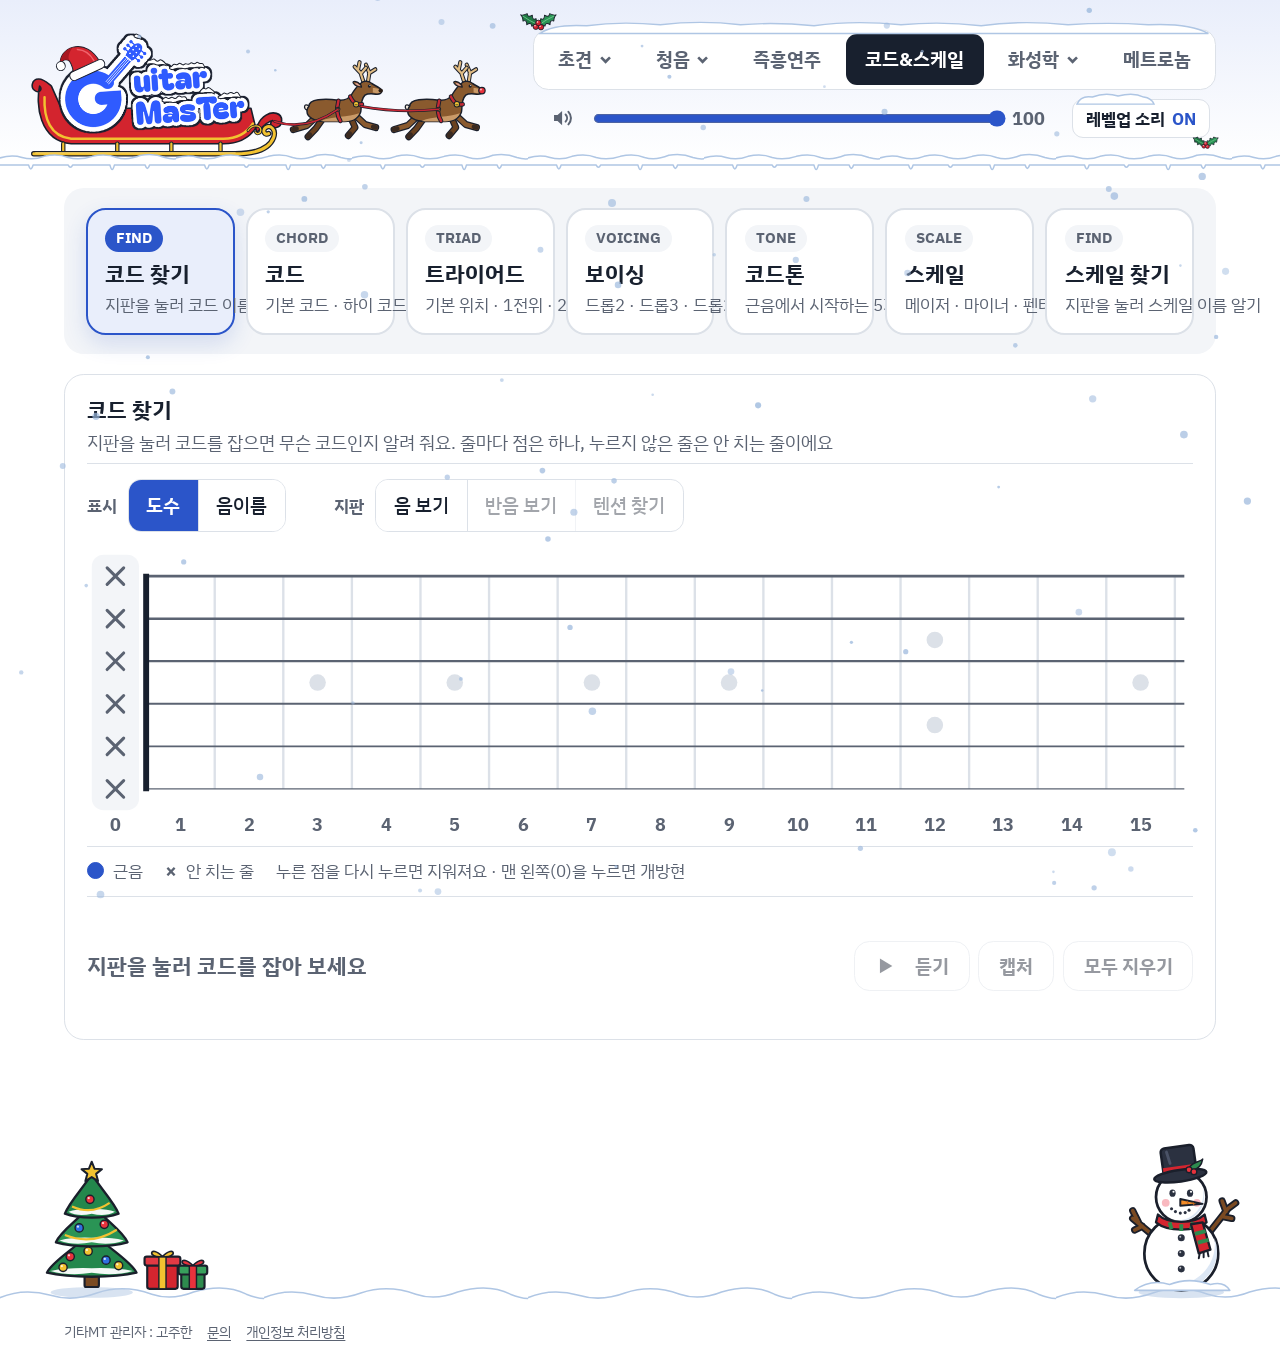
<file: book/index.html>
<!doctype html>
<html lang="ko"><head><meta charset="utf-8">
<meta name="viewport" content="width=device-width,initial-scale=1">
<title>코드&amp;스케일 | 기타MT</title>
<link rel="icon" href="../favicon.ico?v=6" sizes="any">
<link rel="icon" type="image/png" href="../favicon.png?v=6">
<link rel="apple-touch-icon" href="../apple-touch-icon.png?v=6">
<meta http-equiv="refresh" content="0; url=../chordscale/">
<link rel="canonical" href="../chordscale/">
</head><body><p><a href="../chordscale/">코드&amp;스케일로 이동</a></p>
<script>location.replace('../chordscale/');</script>
</body></html>
</file>
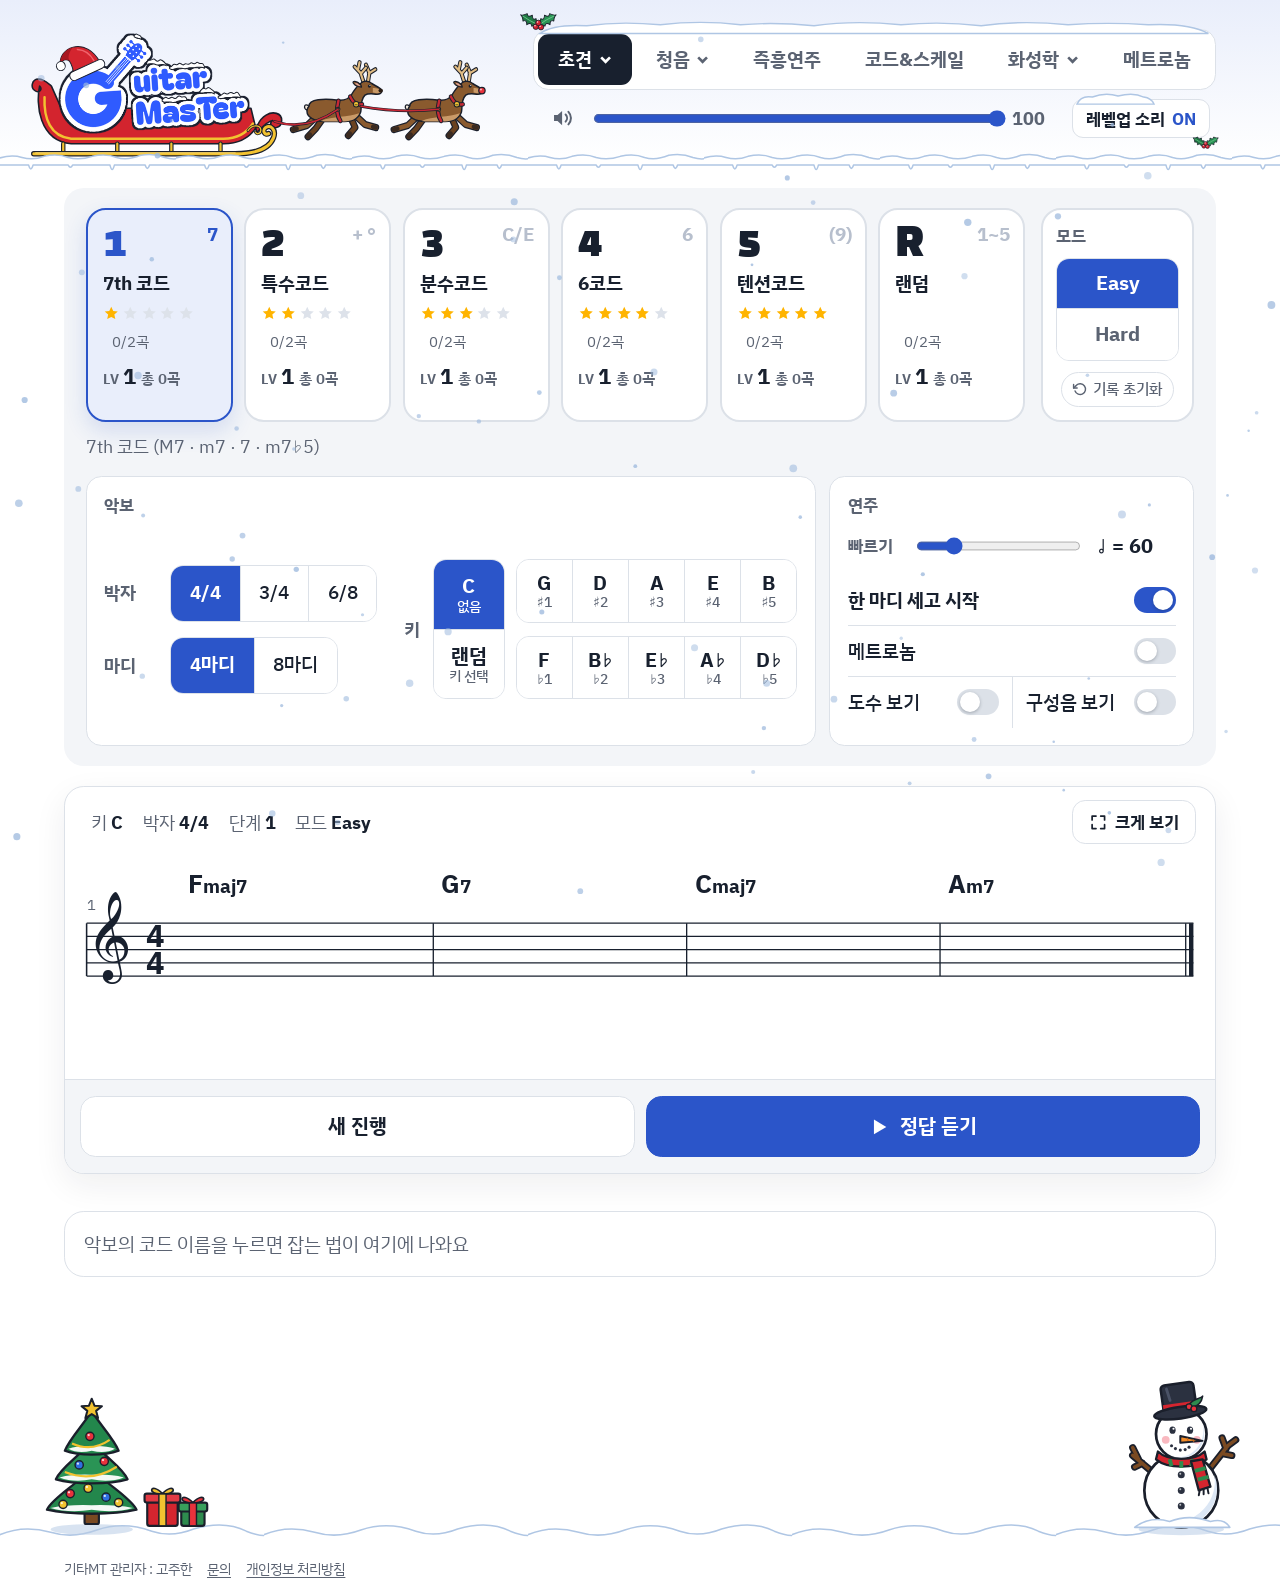
<file: chord/index.html>
<!doctype html>
<html lang="ko">
<head>
<meta charset="utf-8">
<meta name="viewport" content="width=device-width, initial-scale=1, viewport-fit=cover">
<script src="../theme.js?v=9"></script>
<link rel="stylesheet" href="../theme.css?v=8">
<meta name="description" content="코드 진행을 보고 박자에 맞춰 쳐 본 다음, 피아노 소리로 정답을 확인하는 코드 초견 연습">
<meta property="og:type" content="website">
<meta property="og:site_name" content="기타MT">
<meta property="og:title" content="코드 초견 | 기타MT">
<meta property="og:description" content="코드 진행을 보고 박자에 맞춰 쳐 본 다음, 피아노 소리로 정답을 확인하는 코드 초견 연습">
<meta property="og:url" content="https://guitarmt.com/chord/">
<meta property="og:image" content="https://guitarmt.com/og.png?v=7">
<meta property="og:image:width" content="1200">
<meta property="og:image:height" content="630">
<meta name="twitter:card" content="summary_large_image">
<title>코드 초견 | 기타MT</title>
<link rel="icon" href="../favicon.ico?v=6" sizes="any">
<link rel="icon" type="image/png" href="../favicon.png?v=6">
<link rel="apple-touch-icon" href="../apple-touch-icon.png?v=6">
<link rel="preconnect" href="https://fonts.googleapis.com">
<link rel="stylesheet" href="https://fonts.googleapis.com/css2?family=IBM+Plex+Sans+KR:wght@400;500;700&family=Black+Han+Sans&family=Noto+Music&display=swap">
<style>body{margin:0}[hidden]{display:none!important}

/* 레이아웃: 머리 띠 → 연습 설정판(단계 카드·모드·박자·키) → 흰 악보 → 재생 버튼 */
:root{
  --bg:#FFFFFF; --ink:#18202E; --muted:#5B6372; --line:#DCE1E8; --tile:#F3F5F8;
  --accent:#2B55C9; --accent-soft:#E9EEFB; --accent-shadow:rgba(43,85,201,.25); --accent-glow:rgba(43,85,201,.16);
  --hard:#E8461F; --hard-soft:#FFD2C6; --hard-bg:#FFF1EC; --star:#FFB400; --star-off:#DDE2EA;
  --f-body:'IBM Plex Sans KR',system-ui,sans-serif;
  --f-disp:'Black Han Sans','IBM Plex Sans KR',sans-serif;
  --f-music:'Noto Music','Bravura',serif;
  color-scheme:light;
}
*{box-sizing:border-box}
body{background:var(--bg);color:var(--ink);font-family:var(--f-body);font-size:18px;line-height:1.55}
button{font:inherit;cursor:pointer}
.band{border-bottom:1.5px solid var(--line);background:linear-gradient(180deg,var(--accent-soft),var(--bg))}
.band .in{max-width:1080px;margin:0 auto;padding-block:26px 22px;
  padding-left:max(16px,env(safe-area-inset-left,0px));padding-right:max(16px,env(safe-area-inset-right,0px));
  display:flex;align-items:center;gap:16px}
.mark{width:56px;height:56px;border-radius:16px;background:var(--accent);display:grid;place-items:center;flex:none}
.mark span{font-family:var(--f-music);font-size:40px;line-height:1;color:#fff;margin-top:6px}
.mark svg{width:48px;height:48px;fill:#fff} .mark svg .h{fill:var(--accent)}
h1{margin:0;font-size:32px;font-weight:700;letter-spacing:-0.01em;line-height:1.15;text-wrap:balance}
h1.logo{font-family:var(--f-disp);font-weight:400;font-size:36px;letter-spacing:.01em;line-height:1.1} h1.logo img{display:block;height:92px;width:auto;margin:-6px 0 -6px -5px}
.how{margin:4px 0 0;color:var(--muted);font-size:17px}
.wrap{max-width:1080px;margin:0 auto;padding-block:22px 44px;
  padding-left:max(16px,env(safe-area-inset-left,0px));padding-right:max(16px,env(safe-area-inset-right,0px));
  display:flex;flex-direction:column;gap:18px}

.panel{display:flex;flex-direction:column;gap:14px;padding:18px 20px;border-radius:18px;background:var(--tile)}
.row{display:flex;flex-wrap:wrap;align-items:center;gap:12px 32px}
.field{display:flex;align-items:center;gap:12px;flex-wrap:wrap}
.label{font-size:15px;font-weight:700;color:var(--muted);min-width:44px}

/* 단계 카드 */
.stagewrap{display:grid;grid-template-columns:minmax(0,1fr) auto;gap:14px;align-items:stretch}
#levels{display:grid;grid-template-columns:repeat(3,minmax(0,1fr));gap:10px}   /* 5단계 + 랜덤 = 6칸: 좁은 화면은 3칸씩 두 줄 */
.stage{position:relative;text-align:left;border:2px solid var(--line);border-radius:18px;padding:14px 14px 12px;background:var(--bg);color:var(--ink);display:flex;flex-direction:column;gap:4px;min-width:0;container:card/inline-size}
.stage .top{display:flex;align-items:center;gap:7px;min-width:0}
.stage .num{font-family:var(--f-disp);font-size:36px;line-height:1}
.stage .sym{position:absolute;right:12px;top:10px;font-family:var(--f-music);font-size:32px;line-height:1;color:#B7BFCD}
.stage .name{font-weight:700;font-size:17px;white-space:nowrap;overflow:hidden;text-overflow:ellipsis}
.stage.rnd .stars{visibility:hidden}
.stars{display:flex;gap:2px;margin-top:2px} .stars svg{width:15px;height:15px;fill:var(--star-off)} .stars svg.on{fill:var(--star)}
.prog{display:flex;align-items:center;gap:8px;margin-top:4px}
.prog .pbar{flex:1;margin-top:0}
.cnt{font-size:14px;color:var(--muted);font-variant-numeric:tabular-nums;white-space:nowrap}
.pbar{height:6px;border-radius:3px;background:var(--line);margin-top:4px;overflow:hidden} .pbar i{display:block;height:100%;width:0;background:var(--accent)}
.stage[aria-pressed="true"]{border-color:var(--accent);background:var(--accent-soft);box-shadow:0 8px 20px var(--accent-glow)}
.stage[aria-pressed="true"] .num,.stage[aria-pressed="true"] .sym{color:var(--accent)}
/* Hard 표시: 숫자 옆에 붙여서 카드 크기가 Easy와 같게. 카드가 좁으면 ♯♭로 짧게 */
.hardtag{display:none;color:var(--hard);font-size:15px;font-weight:700;line-height:1;white-space:nowrap}
.hardtag .full{display:none}
.hard .hardtag{display:inline}
@container card (min-width:130px){ .hardtag .full{display:inline} .hardtag .short{display:none} }
@media (min-width:721px){ @container card (max-width:85.98px){ .hard .hardtag{display:none} } }  /* 광고를 켜서 카드가 아주 좁아지면 아이콘과 겹치지 않게 숨김 */
.hard .wrap{--accent:var(--hard);--accent-soft:var(--hard-bg);--accent-shadow:rgba(232,70,31,.28);--accent-glow:rgba(232,70,31,.16)}
/* 모드: 단계 카드와 같은 테두리 카드 안에 Easy/Hard를 하나의 이어 붙인 버튼으로 */
.modebox{display:flex;flex-direction:column;gap:8px;padding:12px 12px 12px;border:2px solid var(--line);border-radius:18px;background:var(--bg)}
.modebox .label{min-width:0}
#modes{display:flex;flex-direction:column;flex:1;min-width:112px;border:1.5px solid var(--line);border-radius:12px;overflow:hidden;background:var(--bg)}
#modes button{flex:1;min-height:46px;padding:0 16px;border:0;border-bottom:1.5px solid var(--line);background:var(--bg);font-weight:700;font-size:18px;color:var(--muted)}
#modes button:last-child{border-bottom:0}
#modes button[aria-pressed="true"][data-v="easy"]{background:var(--accent);color:var(--bg)}
#modes button[aria-pressed="true"][data-v="hard"]{background:var(--hard);color:var(--bg)}
.lvrow{display:flex;align-items:center;flex-wrap:wrap;gap:8px 16px;margin-top:-4px}
.lvdesc{font-size:16px;color:var(--muted)}
/* 코드표로 가는 버튼: 설명 줄 오른쪽 끝 */
.sheetlink{margin-left:auto;display:inline-flex;align-items:center;gap:8px;min-height:44px;padding:0 16px;border:1.5px solid var(--line);border-radius:12px;background:var(--bg);font-size:16.5px;font-weight:700;color:var(--ink);text-decoration:none;white-space:nowrap}
.sheetlink svg{width:20px;height:20px;fill:none;stroke:currentColor;stroke-width:1.6;stroke-linejoin:round}
.sheetlink span{color:var(--muted)}
.sheetlink:focus-visible{outline:3px solid var(--accent);outline-offset:2px}
/* 연습 기록 초기화: 누르면 한 번 더 물어봄 */
.reset{display:flex;flex-direction:column;align-items:center;gap:6px;margin-top:2px}
.reset [hidden]{display:none!important}
.rask{display:flex;flex-direction:column;align-items:center;gap:6px}
.rbtns{display:inline-flex;gap:6px}
.rq{font-size:14px;font-weight:700;color:var(--ink);text-align:center;line-height:1.3}
.rmsg{font-size:14px;font-weight:700;color:var(--accent)}
.rbtn{display:inline-flex;align-items:center;gap:5px;min-height:32px;padding:0 10px;border:1.5px solid var(--line);border-radius:999px;background:var(--bg);font-size:14px;font-weight:500;color:var(--muted)}
.rbtn svg{width:13px;height:13px;overflow:visible;fill:none;stroke:currentColor;stroke-width:2.4;stroke-linecap:round;stroke-linejoin:round}
.rbtn.danger{background:var(--hard);border-color:var(--hard);color:var(--bg);font-weight:700}


/* 이어 붙인 버튼 묶음 */
.seg{display:inline-flex;flex-wrap:wrap;border:1.5px solid var(--line);border-radius:12px;overflow:hidden;background:var(--bg)}
.seg button{min-height:46px;padding:8px 16px;border:0;border-right:1.5px solid var(--line);background:var(--bg);font-size:17px;font-weight:500;color:var(--ink)}
.seg button:last-child{border-right:0}
.seg button[aria-pressed="true"]{background:var(--accent);color:var(--bg);font-weight:700}
#keys button{display:flex;flex-direction:column;align-items:center;justify-content:center;gap:0;min-height:56px;padding:6px 13px;line-height:1.15}
#keys .kl{font-size:18px;font-weight:700}
#keys .ks{font-size:13px;font-weight:500;color:var(--muted);font-variant-numeric:tabular-nums}
#keys button[aria-pressed="true"] .ks{color:var(--bg)}
.tempo{display:flex;align-items:center;gap:12px}
.tempo input{width:170px;accent-color:var(--accent)}
.tempo output{font-weight:700;font-variant-numeric:tabular-nums;min-width:72px}
.checks{display:flex;gap:10px;flex-wrap:wrap}
.check{display:inline-flex;align-items:center;gap:10px;min-height:48px;padding:0 18px 0 10px;border:1.5px solid var(--line);border-radius:999px;background:var(--bg);font-size:16.5px;font-weight:500;color:var(--ink);cursor:pointer;user-select:none;-webkit-user-select:none}
.check input{appearance:none;-webkit-appearance:none;flex:none;width:38px;height:24px;margin:0;border-radius:12px;background:var(--line);position:relative;cursor:pointer;transition:background .15s}
.check input::after{content:"";position:absolute;top:3px;left:3px;width:18px;height:18px;border-radius:50%;background:var(--bg);box-shadow:0 1px 3px rgba(24,32,46,.3);transition:left .15s}
.check input:checked{background:var(--accent)}
.check input:checked::after{left:17px}
.check:has(input:checked){border-color:var(--accent);background:var(--accent-soft);font-weight:700}
button:focus-visible,input:focus-visible{outline:3px solid var(--accent);outline-offset:2px}

/* 설정: 악보 상자 · 연주 상자 */
.setgrid{display:grid;grid-template-columns:minmax(0,2fr) minmax(0,1fr);gap:12px;align-items:stretch}
.setbox{display:flex;flex-direction:column;gap:12px;padding:14px 16px 16px;border:1.5px solid var(--line);border-radius:14px;background:var(--bg)}
.setbox h3{margin:0;font-size:15px;font-weight:700;color:var(--muted)}
.setbox .label{min-width:48px}
.scorebody{flex:1;display:flex;flex-wrap:wrap;align-items:center;gap:12px 20px}   /* 박자·마디는 왼쪽, 키는 오른쪽 */
.scoreleft{display:flex;flex-direction:column;gap:12px;flex:none}
.keyfield{align-items:stretch;flex:1 1 300px;min-width:0}
.keyfield .label{align-self:center;min-width:0}
.keys{display:flex;gap:8px;align-items:stretch;min-width:0;flex:1}
.keys .kc{display:flex;flex-direction:column} .keys .kc button{flex:1;height:auto;padding-left:8px;padding-right:8px;border-right:0;border-bottom:1.5px solid var(--line)} .keys .kc button:last-child{border-bottom:0}   /* 왼쪽 세로 칸: C · 랜덤 */
.krows{display:flex;flex-direction:column;gap:8px;min-width:0;flex:1}
.krows .seg{display:flex;flex-wrap:nowrap} .krows .seg button{flex:1;min-width:0;padding-left:4px;padding-right:4px}
.setbox .tempo{flex-wrap:nowrap} .setbox .tempo input{flex:1;width:auto;min-width:80px}
@container (min-width:760.02px){   /* 컴퓨터: 악보 상자 빈 곳이 많아 버튼·글씨를 키움 */
  .scorebody{gap:14px 24px} .scoreleft{gap:14px}
  .scorebody .label{font-size:16px}
  .scorebody .seg button{min-height:50px;padding:8px 17px;font-size:17.5px}
  .krows{gap:12px} #keys .krows .seg button{min-height:56px;padding-left:4px;padding-right:4px}
  .keys{gap:10px} #keys .kc button{padding-left:14px;padding-right:14px}
  #keys .kl{font-size:18.5px} #keys .ks{font-size:13px}
}
.optlist{display:flex;flex-direction:column}
.optlist .check{flex-direction:row-reverse;justify-content:space-between;gap:12px;min-height:46px;padding:0;border:0;border-top:1.5px solid var(--line);border-radius:0;background:transparent;font-size:17px}
.optlist .check:first-child{border-top:0}
.optlist .check:has(input:checked){background:transparent;border-color:var(--line)}
.optlist .pair{display:grid;grid-template-columns:minmax(0,1fr) minmax(0,1fr);border-top:1.5px solid var(--line)}   /* 도수·구성음 보기는 한 줄에 둘 */
.optlist .pair .check{border-top:0;min-width:0;white-space:nowrap}
.optlist .pair .check+.check{border-left:1.5px solid var(--line);padding-left:12px}
.optlist .pair .check:first-child{padding-right:12px}

/* 악보 */
.sheet{background:var(--bg);border:1.5px solid var(--line);border-radius:18px;padding:20px 14px 14px;box-shadow:0 10px 30px rgba(24,32,46,.07);overflow:hidden}
.meta{display:flex;flex-wrap:wrap;gap:6px 18px;padding:0 10px 6px;font-size:16px;color:var(--muted)}
.meta b{color:var(--ink)}
#score{display:block;width:100%;height:auto;color:var(--ink)}
.scorewrap{overflow-x:auto;-webkit-overflow-scrolling:touch}
/* 크게 보기 (K 요청 2026-11-26, 멜로디 초견과 같음) — 악보 · 정보 줄 · 아래 버튼만 화면 가득. 닫기 버튼 · Esc로 나감 */
.sheethead{display:flex;align-items:flex-start;gap:10px}
.sheethead .meta{flex:1;min-width:0}
.focusbtn{display:inline-flex;align-items:center;gap:7px;flex:none;min-height:40px;margin:-8px 4px 0 0;padding:0 14px;border-radius:12px;border:1.5px solid var(--line);background:var(--bg);font-size:15px;font-weight:700;color:var(--ink)}
.focusbtn svg{width:17px;height:17px;fill:none;stroke:currentColor;stroke-width:2.2;stroke-linecap:round;stroke-linejoin:round}
html.focus{zoom:1}
html.focus body{overflow:hidden}
html.focus .band,html.focus .panel,html.focus .ad,html.focus .status,html.focus .site-foot,html.focus .xm-snow{display:none!important}
html.focus .layout,html.focus .wrap{max-width:none;margin:0;padding:0}
.sheet:fullscreen{width:100vw;height:100vh;max-width:none}
html.focus .sheet{position:fixed;inset:0;z-index:100;display:flex;flex-direction:column;border:0;border-radius:0;box-shadow:none;padding:22px 28px 0}
html.focus .meta{font-size:22px;gap:8px 26px}
html.focus .focusbtn{min-height:48px;font-size:18px;margin-top:-6px}
html.focus .scorewrap{flex:1;min-height:0;display:flex}
html.focus #score{flex:none;margin:auto}   /* 가운데 (넘칠 때도 왼쪽이 안 잘리게 margin:auto) */
html.focus .actions{margin:0 -28px;padding:16px 28px 20px}
html.focus .btn{min-height:64px;font-size:21px}   /* 글씨를 줄이지 않으려고, 넘칠 때만 옆으로 밀어서 봄 */
.scrollhint{padding:4px 10px 0;font-size:15px;font-weight:700;color:var(--muted);text-align:center}
#score .on .nh,#score .on .st{fill:var(--accent);stroke:var(--accent)}
#score .on text{fill:var(--accent)}
#score .on .hollow{fill:none}

.actions{display:grid;grid-template-columns:repeat(2,minmax(0,1fr));gap:10px;margin:10px -14px -14px;padding:14px;border-top:1.5px solid var(--line);background:var(--tile)}   /* 악보 카드 아래쪽에 붙은 버튼 줄 */
.btn{display:inline-flex;align-items:center;justify-content:center;gap:10px;min-height:56px;padding:0 16px;border-radius:14px;border:1.5px solid var(--line);background:var(--bg);font-size:18px;font-weight:700;color:var(--ink);white-space:nowrap}
.btn svg{width:18px;height:18px;fill:currentColor;flex:none}
.btn.primary{background:var(--accent);border-color:var(--accent);color:var(--bg)}
.status{font-size:16px;color:var(--muted);min-height:1.5em}
.credit{margin:8px 0 0;font-size:14px;color:var(--muted)}

/* 광고 자리: 컴퓨터는 양옆 세로(160×600), 휴대폰·태블릿은 버튼 아래 가로(320×100). ads-off면 숨김 */
.layout{max-width:1448px;margin:0 auto}
.wrap{container-type:inline-size}
.ad{display:none;flex-direction:column;align-items:center;justify-content:center;gap:4px;border:1.5px dashed var(--line);border-radius:12px;background:var(--tile);color:var(--muted);font-size:15px;font-weight:700}
.ad small{font-size:13px;font-weight:500;font-variant-numeric:tabular-nums}
.ad-side{width:160px;height:600px}
.ad-bottom{width:100%;max-width:320px;height:100px;margin:0 auto}
@media (min-width:1024px){
  body:not(.ads-off) .layout{display:grid;grid-template-columns:160px minmax(0,1fr) 160px;gap:24px;align-items:start;
    padding-block:22px 0;padding-left:max(16px,env(safe-area-inset-left,0px));padding-right:max(16px,env(safe-area-inset-right,0px))}
  body:not(.ads-off) .layout .wrap{max-width:none;margin:0;width:auto;padding-left:0;padding-right:0;padding-top:0}
  body:not(.ads-off) .ad-side{display:flex}
  body:not(.ads-off) .band .in{max-width:1448px;padding-left:calc(max(16px,env(safe-area-inset-left,0px)) + 184px);padding-right:calc(max(16px,env(safe-area-inset-right,0px)) + 184px)}
}
@media (max-width:1023.98px){ body:not(.ads-off) .ad-bottom{display:flex} }
@container (max-width:760px){
  .setgrid{grid-template-columns:1fr}
  .stagewrap{grid-template-columns:1fr}
  .modebox{flex-direction:row;align-items:center;flex-wrap:wrap;gap:8px 12px;padding:8px 12px;border-radius:14px} .reset{margin-top:0;flex:none} .rask{flex-direction:row;flex-wrap:wrap;justify-content:center} #modes{flex-direction:row;flex:1} #modes button{flex:1;min-width:0;border-bottom:0;border-right:1.5px solid var(--line)} #modes button:last-child{border-right:0}
}

@media (max-width:720px){
  .band .in{padding-block:18px 16px} h1{font-size:25px} h1.logo img{height:72px} .mark{width:46px;height:46px} .mark span{font-size:33px} .mark svg{width:40px;height:40px}
  .panel{padding:14px 12px}
  .stagewrap{grid-template-columns:1fr}
  #levels{gap:6px}
  .stage{padding:10px 4px 8px;border-radius:14px;align-items:center;text-align:center}
  .stage .num{font-size:28px} .stage .sym{position:static;font-size:24px;height:26px} .stage .name{display:none}
  .stars{gap:1px} .stars svg{width:10px;height:10px} .prog{flex-direction:column;align-items:center;gap:3px;width:100%} .prog .pbar{flex:none;width:80%} .cnt{font-size:13px}
  .pbar{width:80%}
  .stage .top{display:grid;grid-template-columns:minmax(0,1fr) auto minmax(0,1fr);gap:0;width:100%} .stage .top .num{grid-column:2}
  .hardtag{grid-column:3;justify-self:start;margin-left:2px;font-size:13px}
  .lvdesc{flex-basis:100%}
  .sheetlink{margin-left:0;width:100%;justify-content:center}
  .modebox{flex-direction:row;align-items:center;flex-wrap:wrap;gap:8px 12px;padding:8px 12px;border-radius:14px} .reset{margin-top:0;flex:none} .rask{flex-direction:row;flex-wrap:wrap;justify-content:center} #modes{flex-direction:row;flex:1} #modes button{flex:1;min-width:0;border-bottom:0;border-right:1.5px solid var(--line)} #modes button:last-child{border-right:0}
  .seg button{padding:8px 12px}
  .setgrid{grid-template-columns:1fr} .setbox{padding:12px 12px 14px} .setbox .label{min-width:40px}
  #keys button{padding:6px 6px;min-width:36px}
  .tempo input{width:140px}
  .actions{gap:6px;margin:8px -14px -14px;padding:10px} .btn{min-height:50px;padding:0 6px;font-size:16px;gap:6px} .btn svg{width:15px;height:15px}
}
@media (prefers-reduced-motion:reduce){ *{transition:none!important} }

/* 맨 위 메뉴 (세 페이지 공통) */
.band .in{flex-wrap:wrap;row-gap:14px}
.brand{display:flex;align-items:center;gap:16px;color:inherit;text-decoration:none;margin-right:auto;min-width:0}
.nav{display:flex;gap:4px;background:var(--bg);border:1.5px solid var(--line);border-radius:14px;padding:4px}
.nav a{display:inline-flex;align-items:center;justify-content:center;min-height:46px;padding:0 18px;border-radius:10px;font-weight:700;font-size:17px;color:var(--muted);text-decoration:none;white-space:nowrap}
.nav a[aria-current="page"]{background:var(--ink);color:var(--bg)}
.nav a:focus-visible,.brand:focus-visible{outline:3px solid var(--accent);outline-offset:2px}
@media (max-width:720px){ .nav{width:100%;box-sizing:border-box;gap:2px} .nav a{flex:1 1 0;min-width:0;padding:4px 2px;font-size:15px;line-height:1.2;white-space:normal;text-align:center;word-break:keep-all} }   /* 메뉴 5칸: 휴대폰은 두 줄 글씨 허용 */

.stage .sym{font-family:var(--f-body);font-size:17px;font-weight:700;top:14px}
#score .chord.on text{fill:var(--accent)}
/* 코드 잡는 법 (K 요청 2026-11-27, 시안 2): 악보의 코드 이름을 누르면 아래에 그 코드의 모양 — 코드&스케일 코드 카드와 같은 모양 */
#score .chord{cursor:pointer}
#score .chord.sel text.cn{fill:var(--accent)}
#score .chord .hit{fill:transparent}
.cview{margin-top:16px;padding:16px 18px 6px;border:1.5px solid var(--line);border-radius:18px;background:var(--bg)}
.cview .cvhead{display:flex;align-items:baseline;flex-wrap:wrap;gap:4px 12px;margin-bottom:12px}
.cview .cvhead b{font-size:26px;line-height:1.2}
.cview .cvhead span{font-size:16px;color:var(--muted);font-weight:700}
.cview .cvhint{margin:0 0 10px;font-size:17px;color:var(--muted)}
.cview .none{margin:4px 0 14px;padding:18px;border:1.5px dashed var(--line);border-radius:14px;text-align:center;font-size:18px;font-weight:700;color:var(--muted)}
.minis{display:grid;grid-template-columns:repeat(3,minmax(0,1fr));gap:12px;padding:0 0 12px}
.mini{display:flex;flex-direction:column;gap:6px;padding:12px 14px 8px;border:2px solid var(--line);border-radius:16px;background:var(--bg);color:var(--ink);text-align:left;min-width:0}
.mhead{display:flex;align-items:center;gap:10px}
.mini .mname{font-weight:700;font-size:22px;line-height:1.2}
.mini .mgrp{padding:1px 10px;border-radius:999px;background:var(--tile);color:var(--muted);font-size:14px;font-weight:700;line-height:1.6;white-space:nowrap;overflow:hidden;text-overflow:ellipsis}
.minisvg{display:block;width:100%;height:auto}
.minisvg .fstr{stroke:var(--muted)} .minisvg .ffret{stroke:var(--line);stroke-width:2} .minisvg .fnut{stroke:var(--ink);stroke-width:5}
.minisvg .fnum{fill:var(--muted);font-size:14px;font-weight:700;text-anchor:middle;font-family:var(--f-body)}
.minisvg .fbarre{fill:var(--accent-soft);stroke:var(--accent);stroke-width:1.5}
.minisvg .fmute{stroke:var(--muted);stroke-width:2.4;stroke-linecap:round;fill:none}
.minisvg .fdot .c{fill:var(--bg);stroke:var(--ink);stroke-width:1.6}
.minisvg .fdot text{fill:var(--ink);font-size:13.5px;font-weight:700;text-anchor:middle;dominant-baseline:central;font-family:var(--f-body)}
.minisvg .fdot.root .c{fill:var(--accent);stroke:var(--accent)} .minisvg .fdot.root text{fill:var(--bg)}
@media (max-width:900px){ .minis{grid-template-columns:repeat(2,minmax(0,1fr))} }
@media (max-width:560px){ .minis{grid-template-columns:minmax(0,1fr);gap:10px} .cview{padding:14px 12px 4px} }
/* 넓은 화면: 6칸 한 줄. 카드 글씨 크기·굵기는 멜로디 초견과 같게 (K 요청 2026-11-12 "모든 페이지 맞춰") */
@media (min-width:1000px){
  #levels{grid-template-columns:repeat(6,minmax(0,1fr));gap:10px}
}
@media (max-width:720px){ .stage .sym{font-size:16px;line-height:26px} }   /* 휴대폰 기호 글씨: 다른 페이지와 같게 */   /* 이름이 길면(sus4·aug·dim) 글씨는 그대로 두고 · 자리에서 두 줄로 */

</style>
</head>
<body class="ads-off">
<div class="band"><div class="in">
  <a class="brand" href="../">
    <div><h1 class="logo"><img src="../logo.png" alt="기타MT" width="190" height="100"></h1></div>
  </a>
  <nav class="nav" aria-label="메뉴">
    <div class="grp"><button type="button" class="gbtn cur" aria-haspopup="true" aria-expanded="false">초견<svg viewBox="0 0 12 12" aria-hidden="true"><path d="M2 4l4 4 4-4"/></svg></button><div class="drop"><div class="dropin"><a href="../">멜로디 초견</a><a href="./" aria-current="page">코드 초견</a></div></div></div>
    <div class="grp"><button type="button" class="gbtn" aria-haspopup="true" aria-expanded="false">청음<svg viewBox="0 0 12 12" aria-hidden="true"><path d="M2 4l4 4 4-4"/></svg></button><div class="drop"><div class="dropin"><a href="../ear/">멜로디 청음</a><a href="../chordear/">코드 청음</a></div></div></div>
    <a href="../improv/">즉흥<wbr>연주</a>
    <a href="../chordscale/">코드&amp;<wbr>스케일</a>
    <div class="grp r"><button type="button" class="gbtn" aria-haspopup="true" aria-expanded="false">화성학<svg viewBox="0 0 12 12" aria-hidden="true"><path d="M2 4l4 4 4-4"/></svg></button><div class="drop"><div class="dropin"><a href="../harmony/">기초 화성학</a><span class="soon" aria-disabled="true">고급 화성학<small>준비 중</small></span></div></div></div>
    <a href="../metronome/">메트로<wbr>놈</a>
  </nav>
</div></div>

<div class="layout">
<aside class="ad ad-side" aria-label="광고">광고<small>160×600</small></aside>
<div class="wrap">
  <section class="panel" aria-label="설정">
    <div class="stagewrap">
      <div id="levels" role="group" aria-label="단계"></div>
      <div class="modebox"><span class="label">모드</span><div id="modes"></div><div class="reset">
          <span class="rmsg" id="resetMsg" role="status" hidden>초기화했어요</span>
          <button type="button" class="rbtn" id="resetBtn"><svg viewBox="0 0 24 24" aria-hidden="true"><polyline points="1 4 1 10 7 10"/><path d="M3.51 15a9 9 0 1 0 2.13-9.36L1 10"/></svg>기록 초기화</button>
          <span class="rask" id="resetAsk" hidden><span class="rq">기록을 모두 지울까요?</span><span class="rbtns"><button type="button" class="rbtn danger" id="resetYes">초기화</button><button type="button" class="rbtn" id="resetNo">취소</button></span></span>
        </div></div>
    </div>
    <div class="lvrow">
      <div class="lvdesc" id="lvdesc"></div>
    </div>
    <div class="setgrid">
      <div class="setbox" aria-label="악보 설정"><h3>악보</h3>
        <div class="scorebody">
          <div class="scoreleft">
            <div class="field"><span class="label">박자</span><div class="seg" id="meters"></div></div>
            <div class="field"><span class="label">마디</span><div class="seg" id="bars">
              <button type="button" data-v="4">4마디</button>
              <button type="button" data-v="8">8마디</button>
            </div></div>
          </div>
          <div class="field keyfield"><span class="label">키</span><div class="keys" id="keys"><div class="krows"></div></div></div>
        </div>
      </div>
      <div class="setbox" aria-label="연주 설정"><h3>연주</h3>
        <label class="tempo"><span class="label">빠르기</span>
          <input type="range" id="tempo" min="40" max="140" step="2" value="60">
          <output id="tempoOut">♩ = 60</output>
        </label>
        <div class="optlist">
          <label class="check"><input type="checkbox" id="countin" checked> 한 마디 세고 시작</label>
          <label class="check"><input type="checkbox" id="metro"> 메트로놈</label>
          <div class="pair">
            <label class="check"><input type="checkbox" id="deg"> 도수 보기</label>
            <label class="check"><input type="checkbox" id="tones"> 구성음 보기</label>
          </div>
        </div>
      </div>
    </div>
  </section>

  <section class="sheet" aria-label="악보">
    <div class="sheethead"><div class="meta" id="meta"></div><button type="button" class="focusbtn" id="focusBtn" aria-pressed="false"><svg viewBox="0 0 24 24" aria-hidden="true" id="focusIcon"><path d="M4 9V4h5M15 4h5v5M20 15v5h-5M9 20H4v-5"/></svg><span id="focusTxt">크게 보기</span></button></div>
    <div class="scorewrap"><svg id="score" role="img" aria-label="코드 진행 악보"></svg></div>
    <div class="scrollhint" id="scrollHint" hidden>← 악보를 옆으로 밀어서 보세요 →</div>
    <div class="actions">
      <button type="button" class="btn new" id="newBtn">새 진행</button>
      <button type="button" class="btn primary" id="playBtn"><svg viewBox="0 0 16 16" id="playIcon"><path d="M4 2l10 6-10 6z"/></svg><span id="playTxt">정답 듣기</span></button>
    </div>
  </section>

  <section class="cview" id="cview" aria-label="코드 잡는 법"></section>

  <div class="status" id="status" aria-live="polite"></div>
  <aside class="ad ad-bottom" aria-label="광고">광고<small>320×100</small></aside>
</div>
<aside class="ad ad-side" aria-label="광고">광고<small>160×600</small></aside>
</div>

<script src="../piano.js"></script>
<script src="../chorddata.js?v=1"></script>
<script>

const GLYPH={"whole":{"d":"M50 135Q50 172 77 200Q104 228 150.5 244Q197 260 253.5 260Q310 260 358 244.5Q406 229 435 201Q464 173 464 135Q464 96 436 67.5Q408 39 361.5 23.5Q315 8 259 8Q203 8 155.5 23Q108 38 79 66.5Q50 95 50 135ZM280 28Q314 28 326.5 53Q339 78 339 112Q339 147 324.5 176Q310 205 286 222.5Q262 240 232 240Q198 240 186.5 215Q175 190 175 156Q175 122 189 93Q203 64 226.5 46Q250 28 280 28Z","b":[50,8.0,464,260.0]},"r4":{"d":"M147 878 307 683Q257 624 230 581Q203 538 203 494Q203 457 227 416.5Q251 376 303 314L287 292Q243 320 205 320Q177 320 163 301.5Q149 283 149 257Q149 225 162.5 196.5Q176 168 199 142L186 123Q117 173 84 214Q51 255 51 303Q51 346 78 366Q105 386 143 386Q173 386 221 363V365L67 570Q168 659 168 736Q168 797 104 878Z","b":[51,123,307,878]},"r2":{"d":"M155 269 251 609Q230 590 203.5 582Q177 574 151 574Q108 574 79 597Q50 620 50 663Q50 691 70 710.5Q90 730 121 730Q150 730 168.5 711.5Q187 693 187 662Q187 640 177 623Q177 617 189 617Q244 617 294 703H312L191 269Z","b":[50,269,312,730]},"r1":{"d":"M155 147 251 487Q230 468 203.5 460Q177 452 151 452Q108 452 79 475Q50 498 50 541Q50 569 69.5 588.5Q89 608 121 608Q150 608 168.5 589.5Q187 571 187 540Q187 518 177 501Q177 495 189 495Q230 495 267 541L319 731Q298 712 271.5 704Q245 696 219 696Q176 696 147 719Q118 742 118 785Q118 813 138 832.5Q158 852 189 852Q219 852 237 833Q255 814 255 784Q255 774 252 763.5Q249 753 245 745Q245 739 257 739Q312 739 362 825H380L191 147Z","b":[50,147,380,852]}};
(()=>{
/* ---------- 음악 데이터 ---------- */
const LETTERS=['C','D','E','F','G','A','B'];
const SEMI=[0,2,4,5,7,9,11];
const NAME_KR=['도','레','미','파','솔','라','시'];
const KEYS={
  C:{label:'C',letter:0,acc:{}},
  G:{label:'G',letter:4,acc:{F:1}},
  D:{label:'D',letter:1,acc:{F:1,C:1}},
  A:{label:'A',letter:5,acc:{F:1,C:1,G:1}},
  E:{label:'E',letter:2,acc:{F:1,C:1,G:1,D:1}},
  B:{label:'B',letter:6,acc:{F:1,C:1,G:1,D:1,A:1}},
  F:{label:'F',letter:3,acc:{B:-1}},
  Bb:{label:'B♭',letter:6,acc:{B:-1,E:-1}},
  Eb:{label:'E♭',letter:2,acc:{B:-1,E:-1,A:-1}},
  Ab:{label:'A♭',letter:5,acc:{B:-1,E:-1,A:-1,D:-1}},
  Db:{label:'D♭',letter:1,acc:{B:-1,E:-1,A:-1,D:-1,G:-1}},
};
const KEY_ORDER=['C','G','D','A','E','B','F','Bb','Eb','Ab','Db'];
const KEY_GROUPS=[['C','rand'],['G','D','A','E','B'],['F','Bb','Eb','Ab','Db']];   // 키 버튼: C·랜덤 세로 · ♯줄 · ♭줄 ('rand' = 새 진행마다 키가 바뀜)
const SHARP_POS={F:10,C:7,G:11,D:8,A:5};      // 높은음자리표 조표 자리 (가온 도 = 0)
const FLAT_POS={B:6,E:9,A:5,D:8,G:4};

/* 박자 — 길이 단위: 16분음표 = 1 */
const METERS={
  '4/4':{num:4,den:4,len:16,beat:4,click:4,accent:[2,0,0,0],ends:L=>L<3?[[8,4,[4]]]:[[0,16,[]],[8,8,[]]]},
  '3/4':{num:3,den:4,len:12,beat:4,click:4,accent:[2,0,0],ends:L=>L<3?[[0,4,[4,4]],[4,4,[4]]]:[[0,12,[]],[4,8,[]]]},
  '6/8':{num:6,den:8,len:12,beat:6,click:2,accent:[2,0,0,1,0,0],ends:L=>L<3?[[6,6,[]]]:[[0,12,[]],[6,6,[]]]},
};
const METER_ORDER=['4/4','3/4','6/8'];

/* 리듬 조각 — lv: 처음 나오는 단계, 'r'은 쉼표 */
const CELLS={
  simple:[
    {d:[4],lv:1,w:4},{d:['r4'],lv:1,w:0.35},
    {d:[2,2],lv:2,w:3},{d:['r2',2],lv:2,w:0.35},{d:[2,'r2'],lv:2,w:0.35},
    {d:[8],lv:3,w:1.2},{d:[6,2],lv:3,w:1.6},{d:[12],lv:3,w:0.5},{d:['r8'],lv:3,w:0.35},
    {d:[1,1,1,1],lv:4,w:1.6},{d:[2,1,1],lv:4,w:1.4},{d:[1,1,2],lv:4,w:1.4},{d:[3,1],lv:4,w:1},{d:['r1',1,2],lv:4,w:0.4},{d:['r1',1,1,1],lv:4,w:0.4},
  ],
  compound:[
    {d:[6],lv:1,w:4},{d:['r6'],lv:1,w:0.35},
    {d:[4,2],lv:2,w:3},{d:[2,2,2],lv:2,w:3},{d:[2,4],lv:2,w:1},{d:[4,'r2'],lv:2,w:0.5},{d:['r2',2,2],lv:2,w:0.4},{d:[2,'r2',2],lv:2,w:0.3},
    {d:[12],lv:3,w:0.8},
    {d:[1,1,2,2],lv:4,w:1.2},{d:[2,1,1,2],lv:4,w:1},{d:[2,2,1,1],lv:4,w:1},{d:[1,1,1,1,2],lv:4,w:0.8},{d:[3,1,2],lv:4,w:1.2},{d:['r1',1,2,2],lv:4,w:0.4},
  ],
};
for(const k in CELLS) CELLS[k].forEach(c=>{
  c.ev=c.d.map(x=>typeof x==='string'?{dur:+x.slice(1),rest:true}:{dur:x,rest:false});
  c.len=c.ev.reduce((a,e)=>a+e.dur,0);
  c.hasRest=c.ev.some(e=>e.rest);
});

/* 단계 — 리듬이 기준, 음 사이 도약과 음역은 조금씩 넓어짐 (으뜸음 기준) */
const LEVELS=[
  {n:1,name:'7th 코드',sym:'7',chords:'7th 코드 (M7 · m7 · 7 · m7♭5)',split:0.3},
  {n:2,name:'특수코드',sym:'+ °',chords:'특수코드 (sus4 · 7sus4 · aug7 · dim7) 추가',split:0.3},   // 예전 2단계(sus4) + 3단계(aug7·dim7) 합침 (K 요청 2026-11-12)
  {n:3,name:'분수코드',sym:'C/E',chords:'분수코드 추가',split:0.35},
  {n:4,name:'6코드',sym:'6',chords:'6코드 (6 · m6) 추가',split:0.35},
  {n:5,name:'텐션코드',sym:'(9)',chords:'모든 코드가 텐션코드 (9 · 11 · 13)',split:0.35},
];

/* ---------- 상태 ---------- */
const store={get(k,d){try{const v=localStorage.getItem('ch-'+k);return v==null?d:JSON.parse(v)}catch(e){return d}},
             set(k,v){try{localStorage.setItem('ch-'+k,JSON.stringify(v))}catch(e){}}};
/* 들어올 때마다 설정은 처음으로 — 스위치 · 연습 기록만 기억 (K 요청 2026-11-21) */
try{ const KEEP=['deg','tones','countin','metro','done','done2','merged23']; Object.keys(localStorage).forEach(k=>{ if(k.startsWith('ch-')&&!KEEP.includes(k.slice(3))) localStorage.removeItem(k); }); }catch(e){}
['countin','metro'].forEach(id=>{ const el=document.getElementById(id); if(!el) return; const v=store.get(id,null); if(v!==null) el.checked=!!v; el.addEventListener('change',()=>store.set(id,el.checked)); });   /* 한 마디 세고 시작 · 메트로놈 스위치도 기억 */
if(!store.get('merged23',false)){                 // 2·3단계 합치기 전 저장값 → 새 번호 (3→2, 4→3, 5→4, 6→5)
  const mv=n=>n>=3?n-1:n, ol=store.get('level',1); store.set('level',ol===0?0:mv(ol));
  const od=store.get('done2',null); if(od&&typeof od==='object'){ ['easy','hard'].forEach(m=>{ const d=od[m]||{}, nd={}; Object.keys(d).forEach(k=>{ const nk=k==='R'?'R':mv(+k); nd[nk]=(nd[nk]||0)+d[k]; }); od[m]=nd; }); store.set('done2',od); }
  store.set('merged23',true);
}
let sel=1 /* 들어올 때마다 첫 카드 (K 요청 2026-11-21) */, bars=store.get('bars',4), meter=store.get('meter','4/4'), keyName=store.get('key','C');
if(sel!==0&&!LEVELS[sel-1]) sel=1;
let level=sel||LEVELS.length;                       // sel 0 = 랜덤 (한 곡 안에 1~5단계를 섞어서)
if(!METERS[meter]) meter='4/4';
// 키 랜덤 (K 요청 2026-11-13): 랜덤 버튼을 켜고 키를 여러 개 고르면, 새 진행마다 고른 키 중 하나로
let randOn=!!store.get('krand',false), randSet=store.get('kset',null);
if(keyName==='rand'){ randOn=true; keyName='C'; }        // 예전 '랜덤(모든 키)' 저장값 옮기기
if(!KEYS[keyName]) keyName='C';
if(!Array.isArray(randSet)) randSet=randOn?KEY_ORDER.slice():[keyName];
randSet=randSet.filter(k=>KEYS[k]); if(!randSet.length) randSet=[keyName];
let lastRandKey=null;
let mode=store.get('mode','easy'); if(mode!=='hard') mode='easy';
let tempo=60;
let showDeg=store.get('deg',false), showTones=store.get('tones',false);
let done=store.get('done2',null);                 // 모드·단계별로 정답까지 들어 본 곡 수 (이 브라우저에만 저장)
if(!done||typeof done!=='object'||!done.easy){ const old=store.get('done',{}); done={easy:(old&&typeof old==='object')?old:{},hard:{}}; }
let song=null;

const $=id=>document.getElementById(id);
const rnd=a=>a[Math.floor(Math.random()*a.length)];
const pick=w=>{let s=0;for(const x of w)s+=x[1];let r=Math.random()*s;for(const x of w){r-=x[1];if(r<=0)return x[0]}return w[0][0]};

/* ---------- 리듬 만들기 ---------- */
function fillCells(M,L,from,to,st){
  const pool=CELLS[M.beat===6?'compound':'simple'].filter(c=>c.lv<=L);
  const out=[]; let pos=from;
  while(pos<to){
    const opts=pool.filter(c=>{
      if(pos+c.len>to) return false;
      if(c.hasRest&&st.rest) return false;                       // 한 마디에 쉼표 조각은 하나만
      if(c.len===8&&M.num===4&&pos%8!==0) return false;          // 4/4: 두 박 길이는 1·3박에서만
      if(c.len===8&&c.hasRest&&M.num===3&&pos!==0) return false; // 3/4: 2분쉼표는 첫 박에서만
      if(c.len===12&&pos!==0) return false;
      return true;
    }).map(c=>[c,c.w*(c.lv===L&&L>1&&!c.hasRest?2:1)]);     // 새로 배우는 음표를 더 자주
    const c=pick(opts);
    if(c.hasRest) st.rest=true;
    let p=pos;
    c.ev.forEach((e,i)=>{ out.push({dur:e.dur,rest:e.rest,pos:p,cellStart:i===0}); p+=e.dur; });
    pos+=c.len;
  }
  return out;
}
function makeRhythm(M,L){
  const ms=[];
  for(let m=0;m<bars;m++){
    let ev, tries=0;
    do{
      const st={rest:false};
      if(m===bars-1){
        const [room,fin,after]=rnd(M.ends(L));
        ev=room?fillCells(M,L,0,room,st):[];
        ev.push({dur:fin,rest:false,pos:room,cellStart:true,final:true});
        let p=room+fin; after.forEach(d=>{ ev.push({dur:d,rest:true,pos:p,cellStart:true}); p+=d; });
      } else ev=fillCells(M,L,0,M.len,st);
    } while(m===0&&ev[0].rest&&++tries<50);
    ms.push(ev);
  }
  ms.forEach((ev,mi)=>ev.forEach(e=>{e.bar=mi}));
  if(L>=5){                                   // 붙임줄: 마디를 넘거나, 박을 넘는 당김음
    const flat=ms.flat();
    const used=new Set();
    for(let i=0;i<flat.length-1;i++){
      const a=flat[i], b=flat[i+1];
      if(a.rest||b.rest||b.final||!b.cellStart||used.has(a.bar)) continue;
      const cross=a.bar!==b.bar;
      const half=M.beat===6?6:(M.num===4?8:-1);
      const ok=!cross&&a.dur<M.beat&&b.pos!==half;              // 코드가 바뀌는 자리로는 잇지 않음
      if(ok&&Math.random()<(cross?0.3:0.22)){ a.tieNext=true; used.add(a.bar); }
    }
  }
  return ms;
}
function hasFeature(ms,L,M){           // 그 단계에서 새로 배우는 음표가 꼭 한 번은 나오게
  const f=ms.flat();
  if(L===2) return f.some(e=>!e.rest&&e.dur===2);
  if(L===3) return M.beat===6||f.some(e=>!e.rest&&(e.dur===6||e.dur===12));
  if(L===4) return f.some(e=>!e.rest&&e.dur===1);
  if(L===5) return f.some(e=>e.tieNext);
  return true;
}

/* ---------- 코드 진행 만들기 ---------- */
// 코드 종류: [글자 간격, 반음 간격] — 근음에서 몇 번째 글자, 몇 반음
const QUAL={'':[[0,0],[2,4],[4,7]],'m':[[0,0],[2,3],[4,7]],'dim':[[0,0],[2,3],[4,6]],
  '7':[[0,0],[2,4],[4,7],[6,10]],'maj7':[[0,0],[2,4],[4,7],[6,11]],'m7':[[0,0],[2,3],[4,7],[6,10]],
  'm7♭5':[[0,0],[2,3],[4,6],[6,10]],'sus4':[[0,0],[3,5],[4,7]],'add9':[[0,0],[2,4],[4,7],[1,14]],
  '7sus4':[[0,0],[3,5],[4,7],[6,10]],'aug7':[[0,0],[2,4],[4,8],[6,10]],'dim7':[[0,0],[2,3],[4,6],[6,9]],
  'maj9':[[0,0],[2,4],[4,7],[6,11],[1,14]],'m9':[[0,0],[2,3],[4,7],[6,10],[1,14]],'9':[[0,0],[2,4],[4,7],[6,10],[1,14]],
  'm11':[[0,0],[2,3],[4,7],[6,10],[3,17]],'6':[[0,0],[2,4],[4,7],[5,9]],'m6':[[0,0],[2,3],[4,7],[5,9]],'13':[[0,0],[2,4],[4,7],[6,10],[5,21]],
  'm7♭5(11)':[[0,0],[2,3],[4,6],[6,10],[3,17]],'7♭9':[[0,0],[2,4],[4,7],[6,10],[1,13]],'maj13':[[0,0],[2,4],[4,7],[6,11],[5,21]],
  '7♯9':[[0,0],[2,4],[4,7],[6,10],[1,15]],'7♯11':[[0,0],[2,4],[4,7],[6,10],[3,18]],'maj7♯11':[[0,0],[2,4],[4,7],[6,11],[3,18]]};
const TRIAD_Q=['','m','m','','','m','dim'], SEV_Q=['maj7','m7','m7','maj7','7','m7','m7♭5'];
const ROMAN=['Ⅰ','Ⅱ','Ⅲ','Ⅳ','Ⅴ','Ⅵ','Ⅶ'];
const ROMAN_Q={'':'','m':'m','dim':'°','7':'7','maj7':'M7','m7':'m7','m7♭5':'ø7','sus4':'sus4','add9':'add9','7sus4':'7sus4','aug7':'aug7','dim7':'°7','maj9':'M7(9)','m9':'m7(9)','9':'7(9)','m11':'m7(11)','13':'7(13)','6':'6','m6':'m6','m7♭5(11)':'ø7(11)','7♭9':'7(♭9)','maj13':'M7(13)','7♯9':'7(♯9)','7♯11':'7(♯11)','maj7♯11':'M7(♯11)'};
const Q_SHOW={'maj9':'maj7(9)','m9':'m7(9)','9':'7(9)','m11':'m7(11)','13':'7(13)','7♭9':'7(♭9)','maj13':'maj7(13)','7♯9':'7(♯9)','7♯11':'7(♯11)','maj7♯11':'maj7(♯11)'};   // 텐션은 7th 뒤에 괄호로
// 다음 코드로 가기 쉬운 곳 (도수: 0=Ⅰ … 5=Ⅵ), [도수, 비중]
const PROG={0:[[5,4],[1,3],[3,2],[2,1],[6,1]],1:[[4,4],[6,2],[5,1],[3,1]],2:[[5,4],[1,2],[3,1]],3:[[6,3],[1,3],[4,2],[0,1]],
  4:[[0,3],[5,3]],5:[[1,4],[6,2],[3,2],[2,1]],6:[[2,4],[0,2],[5,1]]};   // Ⅱ·Ⅵ·Ⅶ로 가는 길을 넉넉하게 (Ⅰ Ⅳ Ⅴ만 돌지 않게)
const accTxt=a=>a>0?'♯'.repeat(a):a<0?'♭'.repeat(-a):'';
function rootOf(c,key){            // 근음 글자 번호·임시표·반음 높이
  const li=(key.letter+c.deg)%7, L=LETTERS[li], acc=(key.acc[L]||0)+(c.alt||0);
  return {li,acc,pc:((SEMI[li]+acc)%12+12)%12};
}
function spell(r,k,s){             // 근음에서 k번째 글자, s반음 위의 음 이름
  const li=(r.li+k)%7; let a=((r.pc+s)-SEMI[li])%12; if(a>6)a-=12; if(a<-6)a+=12;
  return {li,a,pc:((r.pc+s)%12+12)%12};
}
function easySpell(n){             // dim7 구성음은 읽기 쉽게 (미♭♭ → 레, 도♭ → 시)
  const odd=Math.abs(n.a)>=2||(n.a===-1&&(n.li===0||n.li===3))||(n.a===1&&(n.li===2||n.li===6));
  if(!odd) return n;
  const nat=SEMI.indexOf(n.pc); if(nat>=0) return {li:nat,a:0,pc:n.pc};
  const li=SEMI.indexOf((n.pc+(n.a<0?1:11))%12); return {li,a:n.a<0?-1:1,pc:n.pc};
}
function toneNames(c,key){ const r=rootOf(c,key); return QUAL[c.q].map(([k,s])=>{ let n=spell(r,k,s); if(c.q==='dim7') n=easySpell(n); return NAME_KR[n.li]+accTxt(n.a); }); }
function bassOf(c,key){ const r=rootOf(c,key), [k,s]=QUAL[c.q][c.inv], n=spell(r,k,s); return {letter:LETTERS[n.li],acc:n.a,pc:n.pc}; }
function chordParts(c,key){        // 표시 조각: [글자, 종류(r 근음 · acc 임시표 · q 코드 종류)]
  const r=rootOf(c,key), parts=[[LETTERS[r.li],'r']];
  if(r.acc) parts.push([accTxt(r.acc),'acc']);
  if(c.q){ const qs=Q_SHOW[c.q]||c.q, i=qs.search(/[♭♯]/); if(i<0) parts.push([qs,'q']); else { parts.push([qs.slice(0,i),'q']); parts.push([qs[i],qs[i-1]==='('?'tacc':'acc']); parts.push([qs.slice(i+1),'q']); } }
  if(c.inv){ const b=bassOf(c,key); parts.push(['/'+b.letter,'r']); if(b.acc) parts.push([accTxt(b.acc),'acc']); }
  return parts;
}
function chordName(c,key){ return chordParts(c,key).map(p=>p[0]).join(''); }
function romanOf(c){
  if(c.sec!=null) return 'Ⅴ'+ROMAN_Q[c.q]+'/'+ROMAN[c.sec];
  if(c.rom) return c.rom;
  if(c.borrowed) return ROMAN[c.deg]+ROMAN_Q[c.q];
  let s=(c.alt?accTxt(c.alt):'')+ROMAN[c.deg]+ROMAN_Q[c.q];
  if(c.inv) s+='/'+ROMAN[(c.deg+QUAL[c.q][c.inv][0])%7];
  return s;
}
function voicing(c,key){           // 베이스 1음 + 가운데 음역에 모은 코드음
  const r=rootOf(c,key); let root=48+r.pc; while(root<55) root+=12;
  const upper=QUAL[c.q].map(([k,s])=>root+s);
  const bpc=c.inv?bassOf(c,key).pc:r.pc; let bass=36+bpc; if(bass<40) bass+=12;
  return {upper,bass};
}
function strike(c,t,len){
  const v=voicing(c,song.key);
  tone(v.bass,t,len,0.75);
  v.upper.forEach((m,i)=>tone(m,t+0.012*(i+1),len,0.5));        // 살짝 흩어서 치는 느낌
}
// 자주 쓰는 진행 (도수: 0=Ⅰ … 6=Ⅶ) — 이어 붙여서 곡을 만듦
const PATTERNS=[[3,2,1,0],[1,4,0,5],[0,5,1,4],[5,1,4,0],[2,5,1,4],[3,6,2,5],[0,3,6,2],[3,4,2,5],
  [0,5,3,4],[5,3,0,4],[0,2,3,4],[1,4,2,5],[3,4,0,5],[1,4,0,0],[0,1,2,3],[0,6,2,5],[2,5,3,4],[5,2,3,0],[3,0,1,4],[0,4,5,2,3,0,3,4],[3,6,2,5,1,4,0,0]];
function genDegrees(n){
  const seq=[]; let last=-1;
  for(let k=0;seq.length<n&&k<200;k++){
    const left=n-seq.length;
    const opts=PATTERNS.map((p,i)=>i).filter(i=>i!==last&&PATTERNS[i][0]!==seq[seq.length-1]&&(PATTERNS[i].length<=4||left>=8));
    last=rnd(opts); seq.push(...PATTERNS[last]);
  }
  seq.length=n;
  for(let i=1;i<n;i++) if(seq[i]===seq[i-1]) seq[i]=(seq[i]+3)%7;   // 같은 코드가 붙으면 바꾸기 (Ⅰ Ⅰ → Ⅰ Ⅳ)
  return seq.map(d=>({deg:d,q:d===4?'7':SEV_Q[d],inv:0}));         // 1단계부터 모두 7th 코드
}
function dimTo(t,key){             // 다음 코드 근음보다 반음 아래에서 시작하는 dim7 (C♯dim7 → Dm7)
  const tpc=rootOf({deg:t,alt:0},key).pc;
  const opt=d=>{ const nat=rootOf({deg:d,alt:0},key).pc; let alt=((tpc-1-nat)%12+12)%12; if(alt>6) alt-=12; return {deg:d,q:'dim7',inv:0,alt,feat:true}; };
  const a=opt((t+6)%7), b=opt(t), acc=c=>Math.abs(rootOf(c,key).acc);   // 읽기 쉬운 이름으로 (E♯dim7 대신 Fdim7)
  const c=acc(b)<acc(a)?b:a; c.rom=accTxt(a.alt)+ROMAN[a.deg]+'°7'; return c;    // 도수는 ♯Ⅳ°7처럼 (다음 코드로 반음 올라감)
}
const pickQ=a=>a[Math.floor(Math.random()*a.length)];
const tensionOf=d=>mode==='hard'&&(d===3||d===4)                 // Hard: 얼터드 텐션도 (Ⅳ ♯11, Ⅴ ♭9·♯9·♯11)
  ? (d===3?pickQ(['maj9','maj7♯11']):pickQ(['9','13','7♭9','7♯9','7♯11']))
  : [ Math.random()<0.5?'maj9':'maj13', Math.random()<0.5?'m9':'m11', 'm11', 'maj9', Math.random()<0.5?'9':'13', Math.random()<0.6?'m9':'m11', 'm7♭5(11)' ][d];
const allTension=()=>level===5&&sel!==0;        // 5단계(예전 6단계): 모든 코드가 텐션코드 (K 요청 2026-11-11)
function decorate(seq,key){
  if(allTension()){ seq.forEach(c=>{ c.q=tensionOf(c.deg); c.inv=0; }); return; }
  const n=seq.length, P=(lv,p)=>sel===0?p*0.4:level<lv?0:(level===lv?p:p*0.5);   // 새로 배우는 코드는 자주, 앞 단계 코드는 가끔 (랜덤은 모든 단계 고루)
  for(let i=1;i<n-1;i++){
    const c=seq[i], nx=seq[i+1], cad=i===n-2;
    // 2단계: sus4 · aug7 · dim7
    if(c.deg===4&&Math.random()<P(2,0.45)){ c.q=Math.random()<0.5?'7sus4':'sus4'; continue; }
    if(c.deg===1&&mode==='hard'&&!cad&&Math.random()<P(2,0.25)){ c.q='7sus4'; continue; }   // Ⅱ7sus4는 Hard에서만 (Ⅰsus4는 안 씀)
    // aug7 (Ⅴ → Ⅰ), dim7 (다음 코드로 반음 올라가며 이어짐)
    if(c.deg===4&&nx.deg===0&&Math.random()<P(2,0.45)){ c.q='aug7'; continue; }
    if(i<n-2&&i>0&&[0,1,4,5].includes(nx.deg)&&seq[i-1].q!=='dim7'&&Math.random()<P(2,0.4)){ seq[i]=dimTo(nx.deg,key); continue; }
    // 3단계: 분수코드
    if(!cad&&Math.random()<P(3,0.6)){
      if(c.deg===0&&(nx.deg===3||nx.deg===1)){ c.q=''; c.inv=1; continue; }            // C/E → F, Dm
      if(c.deg===0&&nx.deg===4){ c.q=''; c.inv=2; continue; }                               // C/G → G7
      if(c.deg===4&&(nx.deg===5||nx.deg===0)){ c.q=''; c.inv=1; continue; }            // G/B → Am, C
      if(c.deg===3&&nx.deg===4){ c.q=''; c.inv=1; continue; }                            // F/A → G
      if(c.deg===1&&nx.deg===4&&Math.random()<0.5){ c.q='m'; c.inv=1; continue; }                           // Dm/F → G
      if(c.deg===5&&nx.deg===1){ c.q='m'; c.inv=2; continue; }                           // Am/E → Dm
    }
    // 4단계: 6코드 (Ⅰ6 · Ⅳ6 · Ⅱm6)
    if(Math.random()<P(4,0.45)&&(c.deg===0||c.deg===3||c.deg===1)){ c.q=c.deg===1?'m6':'6'; continue; }
    // 5단계: 텐션코드
    if(Math.random()<P(5,0.55)){
      if(c.deg===0||c.deg===3) c.q='maj9';
      else if(c.deg===1) c.q=Math.random()<0.5?'m9':'m11';
      else if(c.deg===5) c.q='m9';
      else if(c.deg===4) c.q=Math.random()<0.5?'9':'13';
    }
  }
  if(level>=5&&(seq[n-1].deg===0||seq[n-1].deg===3)&&Math.random()<0.4) seq[n-1].q='maj9';
  seq.forEach(c=>{ if(c.inv||c.q==='dim7'||!(c.q===SEV_Q[c.deg]||(c.deg===4&&c.q==='7'))) c.feat=true; });
  // 그 단계 코드가 한 번도 안 나왔으면 알맞은 자리에 하나 넣기
  const has=q=>seq.some(c=>c.q===q);
  const fillAD=level===2&&sel!==0&&!has('aug7')&&!has('dim7')?(Math.random()<0.5?'aug7':'dim7'):null;   // 2단계: aug7·dim7 중 하나는 꼭
  if((fillAD==='aug7'||sel===0&&Math.random()<0.5)&&!has('aug7')){ const i=seq.findIndex((c,j)=>c.deg===4&&c.q!=='dim7'&&seq[j+1]&&seq[j+1].deg===0); if(i>=0){ seq[i].q='aug7'; seq[i].feat=true; } }
  if((fillAD==='dim7'||sel===0&&Math.random()<0.5)&&!has('dim7')&&!(fillAD&&has('aug7'))){ const c=[]; for(let i=1;i<n-1;i++) if([0,1,4,5].includes(seq[i+1].deg)&&seq[i+1].q!=='dim7'&&seq[i-1].q!=='dim7') c.push(i); if(c.length){ const i=rnd(c); seq[i]=dimTo(seq[i+1].deg,key); } }
  if((level===4||sel===0&&Math.random()<0.5)&&!seq.some(c=>c.q==='6'||c.q==='m6')){ const c=seq.filter(x=>[0,1,3].includes(x.deg)&&!x.feat); if(c.length){ const x=rnd(c); x.q=x.deg===1?'m6':'6'; x.feat=true; } }
  if((level===3||sel===0&&Math.random()<0.5)&&!seq.some(c=>c.inv)&&n>2){ const i=1+Math.floor(Math.random()*(n-2)); if(seq[i].q!=='dim7'&&!(sel===0&&seq[i].feat)){ seq[i].q=TRIAD_Q[seq[i].deg]; seq[i].inv=1; seq[i].feat=true; } }
}
function addColor(seq){            // Hard: 부속화음(Ⅴ7/x)과 차용화음(Ⅳm)
  const n=seq.length, cands=[];
  for(let i=1;i<n-2;i++){ const t=seq[i+1].deg; if([1,3,4,5].includes(t)&&seq[i+1].sec==null&&!seq[i].feat&&seq[i+1].q!=='dim7'&&seq[i-1].q!=='dim7') cands.push(i); }
  for(let i=cands.length-1;i>0;i--){ const j=Math.floor(Math.random()*(i+1)); [cands[i],cands[j]]=[cands[j],cands[i]]; }
  const want=Math.max(1,Math.round(n/4)), used=new Set(); let cnt=0;
  for(const i of cands){
    if(cnt>=want) break;
    if(used.has(i-1)||used.has(i+1)) continue;
    const t=seq[i+1].deg; seq[i]={deg:(t+4)%7,q:allTension()?([1,5].includes(t)?pickQ(['7♭9','7♯9']):pickQ(['9','7♯11','13'])):'7',inv:0,sec:t}; used.add(i); cnt++;
  }
  for(let i=1;i<n-1;i++) if(seq[i].deg===3&&seq[i].sec==null&&!seq[i].feat&&!used.has(i)&&seq[i+1].deg===0&&Math.random()<0.5){ seq[i]={deg:3,q:allTension()?'m9':'m7',inv:0,borrowed:true}; cnt++; }
  return cnt;
}
function mixCount(seq){            // 랜덤: 몇 가지 코드가 섞였는지 (sus4 · aug7/dim7 · 분수 · 6 · 텐션)
  return [seq.some(c=>c.q==='sus4'||c.q==='7sus4'), seq.some(c=>c.q==='aug7'||c.q==='dim7'), seq.some(c=>c.inv),
          seq.some(c=>c.q==='6'||c.q==='m6'), seq.some(c=>['maj9','m9','9','m11','13'].includes(c.q))].filter(Boolean).length;
}
function chordFeature(seq){        // 그 단계에서 새로 배우는 코드가 꼭 한 번은 나오게
  if(level===2) return seq.some(c=>c.q==='sus4'||c.q==='7sus4')&&seq.some(c=>c.q==='aug7'||c.q==='dim7');   // sus4 하나 + aug7·dim7 중 하나 이상
  if(level===3) return seq.some(c=>c.inv);
  if(level===4) return seq.some(c=>c.q==='6'||c.q==='m6');
  if(level===5) return seq.some(c=>['maj9','m9','9','m11','13'].includes(c.q));
  return true;
}
function barSplits(M){              // 한 마디 안에서 코드가 시작하는 자리 (16분음표 단위)
  if(mode!=='hard') return [0];                                     // Easy: 한 마디에 코드 1개
  if(M.beat===6) return [0,6];                                      // 6/8: 2개 (점4분음표마다)
  const three=!allTension()&&Math.random()<0.4;                    // 5단계(텐션)는 코드 이름이 길어서 2개까지 (3개면 악보가 작아짐)
  if(M.len===16) return three?[0,8,12]:[0,8];                       // 4/4: 2개는 1·3박, 3개는 1·3·4박
  return three?[0,4,8]:[0,8];                                       // 3/4: 2개는 1·3박, 3개는 1·2·3박
}
function makeSong(){
  const M=METERS[meter];
  let key;
  if(randOn){ const pool=randSet.length>1?randSet.filter(x=>x!==lastRandKey):randSet; const kk=pool[Math.floor(Math.random()*pool.length)]; lastRandKey=kk; key=KEYS[kk]; }   // 키 랜덤: 고른 키 중에서 (앞 곡과 다른 키로)
  else key=KEYS[keyName];
  const segs=[], measures=[];
  for(let b=0;b<bars;b++){
    const ps=b===bars-1?[0]:barSplits(M), ev=[];                     // 마지막 마디는 으뜸화음 하나
    ps.forEach((pos,i)=>{ const e={bar:b,pos,dur:(ps[i+1]??M.len)-pos,cellStart:true,chordOnly:true,deg:6}; ev.push(e); segs.push({bar:b,pos,ev:e}); });
    measures.push(ev);
  }
  let seq, best=null, bestN=-1;
  const need=Math.min(5,Math.max(2,segs.length-2));                 // 랜덤: 코드 수에 맞게 여러 단계가 섞이도록
  for(let k=0;k<300;k++){
    seq=genDegrees(segs.length); decorate(seq,key);
    if(mode==='hard'&&addColor(seq)<1) continue;
    if(sel===0){ const m=mixCount(seq); if(m>bestN){ best=seq; bestN=m; } if(m>=need) break; continue; }
    if(chordFeature(seq)) break;
  }
  if(sel===0&&best) seq=best;
  segs.forEach((sg,i)=>{ sg.chord=seq[i]; sg.ev.chord=seq[i]; });
  return {key,M,measures,segs,tonicChord:{deg:0,q:'',inv:0}};
}

function pitchOf(deg,key,alt){
  const li=((deg%7)+7)%7, oct=4+Math.floor(deg/7), L=LETTERS[li];
  const acc=(key.acc[L]||0)+(alt||0);
  return {midi:12*(oct+1)+SEMI[li]+acc, name:NAME_KR[li]+(acc>0?'♯':acc<0?'♭':''), acc};
}

/* ---------- 악보 그리기 ---------- */
const S=12;                      // 줄 간격
const NS='http://www.w3.org/2000/svg';
const SPACE={1:1.9,2:2.5,3:2.9,4:3.2,6:3.8,8:4.4,12:5.2,16:5.8};   // 음표 길이별 기본 간격 (줄 간격 단위)
const FK=4*S/1000;               // 악보 글꼴 1000단위 = 줄 간격 4칸
function el(tag,attrs,parent,text){const e=document.createElementNS(NS,tag);for(const k in attrs)e.setAttribute(k,attrs[k]);if(text!=null)e.textContent=text;if(parent)parent.appendChild(e);return e}
function glyph(g,name,cx,baseY,cls){       // 글꼴 모양을 가로 가운데 cx, 기준선 baseY에 놓기
  const G=GLYPH[name], mx=(G.b[0]+G.b[2])/2;
  return el('path',{class:cls||'nh',d:G.d,fill:'currentColor',transform:`translate(${cx-mx*FK} ${baseY}) scale(${FK} ${-FK})`},g);
}

function packSystems(natW,availFirst,availRest,maxPer,tol){
  const n=natW.length; let best=null;
  for(let mask=0;mask<(1<<(n-1));mask++){
    const groups=[]; let cur=[0];
    for(let i=1;i<n;i++){ if(mask&(1<<(i-1))){ groups.push(cur); cur=[i]; } else cur.push(i); }
    groups.push(cur);
    let ok=true, cost=0;
    for(let gi=0;gi<groups.length&&ok;gi++){
      const g=groups[gi], w=g.reduce((a,m)=>a+natW[m],0), fill=w/(gi===0?availFirst:availRest);
      if(g.length>maxPer||(fill>tol&&g.length>1)) ok=false;
      cost+=(1-Math.min(fill,1))**2;
    }
    if(!ok) continue;
    const score=groups.length*100+cost;
    if(!best||score<best.score) best={score,groups};
  }
  return best.groups;
}

let noteEls=[];
function render(){
  const svg=$('score'); svg.innerHTML=''; noteEls=[];
  const box=(focusOn&&innerWidth>=720?1020:svg.parentElement.clientWidth);                      // 악보 상자 안쪽 너비
  const narrow=box<520;
  const M=song.M, key=song.key;
  const ks=Object.keys(key.acc), sharp=ks.length>0&&key.acc[ks[0]]>0;
  const accs=(sharp?['F','C','G','D','A']:['B','E','A','D']).filter(l=>key.acc[l]);
  const x0=6, clefW=narrow?42:46, headW=clefW+accs.length*S*0.95+6, tsW=S*2.4;
  const tight=narrow?0.75:1, minSp=0;
  const sp=e=>S*Math.max((SPACE[e.dur]||3)*tight,minSp);
  const padL=S*0.6, padR=S*0.4;
  const lead=e=>e.sign?S*1.3:0;                                            // 임시표 자리
  // 코드 이름·도수·구성음의 실제 글자 너비를 재서 자리 잡기
  const ms=el('text',{x:0,y:-999,'font-family':'IBM Plex Sans KR, sans-serif'},svg);
  const wOf=(parts,fs,fw)=>{ ms.textContent=''; ms.setAttribute('font-size',fs); ms.setAttribute('font-weight',fw);
    parts.forEach(([txt,kind])=>el('tspan',kind==='acc'?{'font-family':'Noto Music, serif','font-size':S*1.55}:kind==='tacc'?{'font-family':'Noto Music, serif','font-size':S*(narrow?1.05:1.15)}:kind==='q'?{'font-size':S*(narrow?1.3:1.45)}:{},ms,txt));
    return ms.getComputedTextLength(); };
  const nameW=e=>Math.max(wOf(chordParts(e.chord,key),S*(narrow?1.75:1.95),700),
    showDeg?wOf([[romanOf(e.chord),'']],S*1.35,700):0, showTones?wOf([[toneNames(e.chord,key).join(' '),'']],S*1.18,500)*1.06:0)+S*1.2;   // + 여백
  const nw=new Map(); song.measures.flat().forEach(e=>nw.set(e,nameW(e)));
  const minW=S*(narrow?8:10);
  const strictM=song.measures.map(ev=>padL+padR+Math.max(minW,...ev.map(e=>nw.get(e)*M.len/e.dur)));   // 마디마다: 코드를 박 자리에 딱 맞출 때
  const flexM=song.measures.map(ev=>padL+padR+Math.max(minW,ev.reduce((a,e)=>a+nw.get(e)-S*0.6,0)));   // 마디마다: 코드 이름끼리만 안 겹치게 (사이 여백은 조금 좁게)
  // 한 줄에 늘 4마디 (종이 악보처럼, K 확정). 글씨는 Easy 크기보다 절대 작게 안 함 (K 요청 2026-11-11)
  // Easy 크기 = 간단한 코드 4마디가 이 화면에 들어가는 크기. 그보다 넓어야 하면 1) 코드 간격을 이름 길이에 맞추고 2) 그래도 넘치면 옆으로 밀어서 보기
  const per=4, base=Math.max(box,300)/(narrow?0.84:1), head=x0+headW+tsW+4+6;
  const Wref=Math.max(base,head+(padL+padR+minW)*per);                   // Easy 크기 기준 너비
  // 마디 너비는 모두 같게 (종이 악보처럼). 박 자리에 딱 맞춰 4마디가 들어가면 그대로,
  // 안 들어가면 너비를 '이름이 안 겹치는 만큼'으로 잡고, 그보다 빽빽한 마디만 코드 간격을 이름 길이에 맞춤
  // 1) 마디 너비가 모두 같게 들어가면 그렇게 (박 자리에 딱 맞춰서, 안 되면 이름이 안 겹치게)
  // 2) 같게는 안 들어가면 마디마다 필요한 만큼 + 남는 칸은 똑같이 나눠 줌 (한 마디만 길어지지 않게)
  let natW, flexAt;
  const eqS=Math.max(...strictM), eqF=Math.max(...flexM);
  if(head+eqS*per<=Wref+1){ natW=strictM.map(()=>eqS); flexAt=strictM.map(()=>false); }
  else if(head+eqF*per<=Wref+1){ natW=strictM.map(()=>eqF); flexAt=strictM.map(v=>v>eqF+0.5); }
  else { natW=strictM.map((v,i)=>Math.min(v,flexM[i])); flexAt=strictM.map((v,i)=>flexM[i]<v); }
  const lineW=[]; for(let m=0;m<natW.length;m+=per) lineW.push(natW.slice(m,m+per).reduce((a,b)=>a+b,0));
  const W=Math.max(Wref,head+Math.max(...lineW)), x1=W-6;
  // 안 들어가면: 글씨는 그대로 두고 악보 칸을 화면 양옆 여백까지 넓힘 (K 요청 2026-11-11). 그래도 모자라면 그때만 옆으로 밀기
  // 넓은 화면은 페이지 전체를 1.1~1.2배 키워 두었으니, 악보만은 키우기 전 크기(원래 Easy 크기)까지 줄여도 됨 (K 요청: "다 같이 커져서 여전히 밀어서 봐야 한다")
  let over=W>Wref+1, sW=W*box/Wref;
  if(over){
    const zz=parseFloat(getComputedStyle(document.documentElement).zoom)||1, minW=sW/zz;   // 악보가 가장 작아질 수 있는 너비
    let room=box;
    if(minW<=room+1){ over=false; } else sW=minW;
  }
  if(focusOn&&innerWidth>=720) over=false;   /* 크게 보기 컴퓨터: 화면에 맞춰 키우니 밀기 없음 */
  svg.style.width=over?sW+'px':''; $('scrollHint').hidden=!over;
  const systems=[]; for(let m=0;m<song.measures.length;m+=per) systems.push(song.measures.slice(m,m+per).map((_,i)=>m+i));
  ms.remove();
  const sysH=S*4+84+(showDeg?26:0)+(showTones?26:0), top=72;
  svg.setAttribute('viewBox',`0 0 ${W} ${top+systems.length*sysH}`); if(!over) fitFocus(W,top+systems.length*sysH);
  const sysInfo=[]; let prevF=1.6;

  systems.forEach((ms,li)=>{
    const g=el('g',{},svg), y0=top+li*sysH, mid=y0+2*S;
    const yOf=d=>y0+4*S-(d-2)*S/2;
    const staff=el('g',{},g);
    el('line',{x1:x0,x2:x0,y1:y0,y2:y0+4*S,stroke:'currentColor','stroke-width':1.4},g);
    el('text',{x:x0+6,y:yOf(4),'font-size':S*4,'font-family':'Noto Music, Bravura, serif',fill:'currentColor'},g,'\u{1D11E}');
    let x=x0+clefW;
    accs.forEach(l=>{
      const d=sharp?SHARP_POS[l]:FLAT_POS[l];
      el('text',{x,y:yOf(d)+(sharp?S*0.42:S*0.3),'font-size':S*2.6,'font-family':'Noto Music, serif',fill:'currentColor'},g,sharp?'♯':'♭');
      x+=S*0.95;
    });
    x+=6;
    if(li===0){
      [M.num,M.den].forEach((t,i)=>el('text',{x:x+S*0.9,y:y0+S*(i===0?2:4)-2,'font-size':S*2.35,'font-weight':700,'text-anchor':'middle','font-family':'IBM Plex Sans KR, sans-serif',fill:'currentColor'},g,String(t)));
      x+=tsW;
    }
    const start=x+4, tot=ms.reduce((a,m)=>a+natW[m],0), fullF=(x1-start)/tot;
    const f=(li===systems.length-1&&li>0)?Math.min(fullF,Math.max(1.6,prevF*1.1)):fullF;   // 마지막 줄만 마디가 적을 때 너무 늘이지 않기
    const addW=Math.max(0,(tot*f-tot)/ms.length);                         // 남는 칸은 마디마다 똑같이 더함 (비율로 늘리면 긴 마디만 더 길어짐)
    const endX=start+tot*f; prevF=f;
    sysInfo[li]={start,end:endX,y0};
    for(let i=0;i<5;i++) el('line',{x1:x0,x2:endX,y1:y0+i*S,y2:y0+i*S,stroke:'currentColor','stroke-width':1.1},staff);
    let mx=start;
    ms.forEach(m=>{
      const ev=song.measures[m], mw=f>=1?natW[m]+addW:natW[m]*f, bx=mx+mw;
      if(m===bars-1){
        el('line',{x1:bx-7,x2:bx-7,y1:y0,y2:y0+4*S,stroke:'currentColor','stroke-width':1.2},g);
        el('rect',{x:bx-4,y:y0,width:4,height:4*S,fill:'currentColor'},g);
      } else el('line',{x1:bx,x2:bx,y1:y0,y2:y0+4*S,stroke:'currentColor','stroke-width':1.2},g);

      const inner=mw-padL-padR;
      if(!flexAt[m]) ev.forEach(e=>{ e.x=mx+padL+e.pos/M.len*inner; });          // 코드는 박 자리에 맞춰 (리듬은 안 그림)
      else {                                                               // 좁을 때: 박 길이만큼 주되, 이름이 긴 코드는 자리를 더 줌
        const w=ev.map(e=>Math.max(nw.get(e)-S*0.6,inner*e.dur/M.len)); let ex=w.reduce((a,b)=>a+b,0)-inner;
        const slack=w.map((v,i)=>v-(nw.get(ev[i])-S*0.6)), ts=slack.reduce((a,b)=>a+b,0);
        if(ex>0&&ts>0) w.forEach((v,i)=>w[i]=v-ex*slack[i]/ts);
        let xx=mx+padL; ev.forEach((e,i)=>{ e.x=xx; xx+=w[i]; });
      }
      ev.forEach(e=>{ e.sys=li; e.y=yOf(e.deg); });

      // 머리·쉼표·덧줄·점·음이름
      ev.forEach(e=>{
        const ng=el('g',{},g); e.ref=ng; noteEls.push(e);
        if(e.chordOnly) return;
        if(e.rest){ drawRest(ng,e,y0); return; }
        const hollow=e.dur>=8, w=e.dur===16?S*0.95:S*0.72;           // 리듬 슬래시 머리
        el('path',{class:hollow?'nh hollow':'nh',d:`M${e.x-w} ${e.y+S*0.95} L${e.x-w+S*0.52} ${e.y+S*0.95} L${e.x+w} ${e.y-S*0.95} L${e.x+w-S*0.52} ${e.y-S*0.95}Z`,
          fill:hollow?'none':'currentColor',stroke:'currentColor','stroke-width':hollow?S*0.15:0.6,'stroke-linejoin':'round'},ng);
        if(e.dur===16) e.up=true;
        if(e.sign){
          const fs=S*2.6, half=e.dur===16?S*0.85:S*0.6;
          const xmax={'♯':275,'♭':249,'♮':226}[e.sign]*fs/1000, off={'♯':0.42,'♭':0.3,'♮':0.42}[e.sign]*S;
          el('text',{x:e.x-half-S*0.35-xmax,y:e.y+off,'font-size':fs,'font-family':'Noto Music, serif',fill:'currentColor'},ng,e.sign);
        }
        if(e.dur===3||e.dur===6||e.dur===12){
          const onLine=((e.deg%2)+2)%2===0;
          el('circle',{class:'nh',cx:e.x+S*1.1,cy:e.y-(onLine?S/2:0),r:S*0.19,fill:'currentColor'},ng);
        }
      });

      // 기둥·꼬리·빔 (박 단위로 묶기)
      const groups=[]; let gc=[];
      ev.forEach(e=>{
        if(e.chordOnly) return;
        const beamable=!e.rest&&e.dur<4;
        if(!beamable){ if(gc.length) groups.push(gc); gc=[]; if(!e.rest&&e.dur!==16) groups.push([e]); return; }
        const bi=Math.floor(e.pos/M.beat);
        if(gc.length&&gc[0].bi!==bi){ groups.push(gc); gc=[]; }
        e.bi=bi; gc.push(e);
      });
      if(gc.length) groups.push(gc);
      groups.forEach(gr=>gr.length===1?drawSingle(gr[0],mid):drawBeam(g,gr,mid));
      mx=bx;
    });
    el('text',{x:x0,y:y0-12,'font-size':S*1.1,style:'fill:var(--muted)','font-family':'IBM Plex Sans KR, sans-serif'},g,String(ms[0]+1));
  });

  // 붙임줄 (줄이 바뀌면 둘로 나눠 그림)
  const tg=el('g',{},svg), flat=song.measures.flat();
  flat.forEach((e,i)=>{
    if(!e.tieNext) return;
    const n=flat[i+1], dir=e.up?1:-1;
    if(e.sys===n.sys) tieArc(tg,e.x+S*0.8,n.x-S*0.8,e.y,dir);
    else { tieArc(tg,e.x+S*0.8,sysInfo[e.sys].end-3,e.y,dir); tieArc(tg,sysInfo[n.sys].start-S*0.3,n.x-S*0.8,n.y,dir); }
  });

  // 코드 이름(위) · 도수와 구성음(아래)
  song.segs.forEach(sg=>{
    const e=sg.ev, inf=sysInfo[e.sys], g=el('g',{class:'chord'},svg); sg.ref=g;
    const x=e.x;
    const t=el('text',{class:'cn',x,y:inf.y0-S*2.3,'font-size':S*(narrow?1.75:1.95),'font-weight':700,'font-family':'IBM Plex Sans KR, sans-serif',fill:'currentColor'},g);
    let lift=0, prevFlat=false;                                     // ♯·♭은 글자 높이에 맞게 조금 올림 (다음 글자는 원래 줄로)
    chordParts(sg.chord,key).forEach(([txt,kind])=>{
      const up=kind==='acc'?(txt.includes('♯')?S*0.42:S*0.12):kind==='tacc'?(txt.includes('♯')?S*0.3:S*0.08):0, a=kind==='acc'?{'font-family':'Noto Music, serif','font-size':S*1.55}:kind==='tacc'?{'font-family':'Noto Music, serif','font-size':S*(narrow?1.05:1.15)}:kind==='q'?{'font-size':S*(narrow?1.3:1.45)}:{};
      if(up!==lift){ a.dy=lift-up; lift=up; }
      if(prevFlat) a.dx=-S*0.12;                                    // 괄호 안 ♭ 뒤 빈칸만 조금 줄이기 (앞은 그대로: 줄이면 괄호와 겹침)
      prevFlat=kind==='tacc'&&txt==='♭';
      el('tspan',a,t,txt); });
    try{ const bb=t.getBBox(); const hr=el('rect',{class:'hit',x:bb.x-S*0.5,y:bb.y-S*0.4,width:bb.width+S,height:bb.height+S*0.8},null); g.insertBefore(hr,t); }catch(e){}   /* 누르기 쉽게 이름 둘레를 넓힘 */
    g.dataset.i=song.segs.indexOf(sg); if(song.segs.indexOf(sg)===cvSel) g.classList.add('sel');
    let y=inf.y0+4*S+S*3.4;
    if(showDeg){ el('text',{x,y,'font-size':S*1.35,'font-weight':700,'font-family':'IBM Plex Sans KR, sans-serif',style:'fill:var(--muted)'},g,romanOf(sg.chord)); y+=S*2.2; }
    if(showTones){ const tn=toneNames(sg.chord,key);                  // 구성음: 근음부터 가로 한 줄
      el('text',{x,y,'font-size':S*1.18,'font-weight':500,'font-family':'IBM Plex Sans KR, sans-serif',style:'fill:var(--muted)','word-spacing':S*0.15},g,tn.join(' ')); }   // 근음부터 가로로
  });
}
function drawSingle(e,mid){
  const up=true; e.up=up;                                  // 슬래시는 기둥이 늘 위로
  const flags=e.dur===1?2:(e.dur===2||e.dur===3)?1:0;
  const len=S*(flags===2?3.9:3.4);
  const sx=up?e.x+S*0.55:e.x-S*0.55;
  const tip=up?Math.min(e.y-len,mid):Math.max(e.y+len,mid);
  el('line',{class:'st',x1:sx,x2:sx,y1:e.y,y2:tip,stroke:'currentColor','stroke-width':1.3},e.ref);
  for(let k=0;k<flags;k++){
    const ty=tip+(up?1:-1)*k*S*0.85;
    const d=up?`M${sx} ${ty} c0 ${S*0.9} ${S*1.1} ${S*1.2} ${S*0.9} ${S*2.6} c${S*0.1} ${-S*1} ${-S*0.4} ${-S*1.5} ${-S*0.9} ${-S*1.8}z`
              :`M${sx} ${ty} c0 ${-S*0.9} ${S*1.1} ${-S*1.2} ${S*0.9} ${-S*2.6} c${S*0.1} ${S*1} ${-S*0.4} ${S*1.5} ${-S*0.9} ${S*1.8}z`;
    el('path',{class:'st',d,fill:'currentColor'},e.ref);
  }
}
function drawBeam(g,gr,mid){
  const up=true;
  const L=S*(gr.some(e=>e.dur===1)?3.5:3.2), dh=up?S*0.48:-S*0.48;
  gr.forEach(e=>{ e.up=up; e.sx=up?e.x+S*0.55:e.x-S*0.55; });
  const a=gr[0], z=gr[gr.length-1];
  let slope=(z.y-a.y)/Math.max(1,z.sx-a.sx)*0.5; slope=Math.max(-0.12,Math.min(0.12,slope));
  let b=up?Math.min(...gr.map(e=>e.y-L-slope*(e.sx-a.sx))):Math.max(...gr.map(e=>e.y+L-slope*(e.sx-a.sx)));
  const by=x=>b+slope*(x-a.sx);
  const ex=Math.max(...gr.map(e=>up?by(e.sx)-mid:mid-by(e.sx)));   // 기둥은 가운데 줄까지는 닿게
  if(ex>0) b+=up?-ex:ex;
  gr.forEach(e=>el('line',{class:'st',x1:e.sx,x2:e.sx,y1:e.y,y2:by(e.sx),stroke:'currentColor','stroke-width':1.3},e.ref));
  const bar=(xa,xb,off)=>el('path',{d:`M${xa} ${by(xa)+off} L${xb} ${by(xb)+off} L${xb} ${by(xb)+off+dh} L${xa} ${by(xa)+off+dh}Z`,fill:'currentColor'},g);
  bar(a.sx-0.65,z.sx+0.65,0);
  const off=up?S*0.8:-S*0.8;                                      // 16분음표 둘째 빔
  for(let i=0;i<gr.length;){
    if(gr[i].dur!==1){ i++; continue; }
    let j=i; while(j+1<gr.length&&gr[j+1].dur===1) j++;
    if(j>i) bar(gr[i].sx-0.65,gr[j].sx+0.65,off);
    else if(i===0) bar(gr[i].sx-0.65,gr[i].sx+S*1.1,off);
    else bar(gr[i].sx-S*1.1,gr[i].sx+0.65,off);
    i=j+1;
  }
}
function drawRest(g,e,y0){
  const x=e.x, d=e.dur, base=y0+4*S;
  if(d===16){ el('rect',{class:'nh',x:x-S*0.65,y:y0+S,width:S*1.3,height:S*0.5,fill:'currentColor'},g); return; }
  if(d===8){ el('rect',{class:'nh',x:x-S*0.65,y:y0+S*1.5,width:S*1.3,height:S*0.5,fill:'currentColor'},g); return; }
  if(d===4||d===6){
    glyph(g,'r4',x,base);
    if(d===6) el('circle',{class:'nh',cx:x+S*1.0,cy:y0+S*1.5,r:S*0.19,fill:'currentColor'},g);
    return;
  }
  if(d===2){ glyph(g,'r2',x,base); return; }
  glyph(g,'r1',x,base);
}
function tieArc(g,xa,xb,y,dir){
  if(xb-xa<S*0.6) xb=xa+S*0.6;
  const yy=y+dir*S*0.62, xm=(xa+xb)/2, h=Math.min(S*1.05,S*0.45+(xb-xa)*0.12);
  el('path',{d:`M${xa} ${yy} Q${xm} ${yy+dir*h} ${xb} ${yy} Q${xm} ${yy+dir*(h-S*0.3)} ${xa} ${yy}Z`,fill:'currentColor'},g);
}

/* ---------- 소리 (그랜드 피아노 녹음) ---------- */
let ctx=null, master=null, buffers=null, loading=null, playing=false, timers=[], nodes=[];
function makeCtx(){
  if(ctx) return ctx;
  ctx=new (window.AudioContext||window.webkitAudioContext)();
  const comp=ctx.createDynamicsCompressor(); comp.threshold.value=-10; comp.ratio.value=4;
  master=ctx.createGain(); master.gain.value=1; master.connect(comp); comp.connect(ctx.destination);
  return ctx;
}
function audio(){ const c=makeCtx(); if(c.state==='suspended') c.resume(); return c }
function loadPiano(){
  if(loading) return loading;
  let c; try{ c=makeCtx() }catch(e){ return Promise.resolve(null) }
  loading=gmPianoLoad(c).then(list=>(buffers=list)).catch(()=>(buffers=null));   // 피아노 소리 파일은 piano/ 폴더 (piano.js 참고, 2026-11-13 새 소리)
  return loading;
}
function tone(midi,t,len,vol=1){
  const c=audio();
  if(!buffers) return synthTone(midi,t,len,vol);
  const best=gmPianoPick(buffers,midi,vol);   // 가장 가까운 녹음 + 세기(멜로디 세게 · 코드 부드럽게)
  const src=c.createBufferSource(), g=c.createGain();
  src.buffer=best[1]; src.playbackRate.value=Math.pow(2,(midi-best[0])/12);
  const v=1.5*vol, end=t+Math.max(len,0.12);
  g.gain.setValueAtTime(v,t); g.gain.setValueAtTime(v,end); g.gain.setTargetAtTime(0,end,0.07);   // 건반에서 손을 떼는 느낌
  src.connect(g); g.connect(gmPianoOut(c,master)); src.start(t); src.stop(end+0.6); nodes.push(src);
}
function synthTone(midi,t,len,vol){      // 피아노 소리를 못 불러왔을 때만 쓰는 대체음
  const c=audio(), f=440*Math.pow(2,(midi-69)/12), g=c.createGain(); g.connect(master);
  g.gain.setValueAtTime(0.0001,t); g.gain.exponentialRampToValueAtTime(0.3*vol,t+0.012);
  g.gain.exponentialRampToValueAtTime(0.0001,t+Math.max(len,0.15)+0.25);
  const o=c.createOscillator(); o.type='triangle'; o.frequency.value=f; o.connect(g); o.start(t); o.stop(t+len+0.6); nodes.push(o);
}
function click(t,lv){
  const c=audio(), o=c.createOscillator(), g=c.createGain();
  o.frequency.value=lv===2?1600:lv===1?1300:1100; o.type='square';
  g.gain.setValueAtTime(0.0001,t); g.gain.exponentialRampToValueAtTime(lv===2?0.16:lv===1?0.12:0.08,t+0.002); g.gain.exponentialRampToValueAtTime(0.0001,t+0.05);
  o.connect(g); g.connect(master); o.start(t); o.stop(t+0.06); nodes.push(o);
}
async function ready(){
  if(buffers) return;
  $('status').textContent='피아노 소리를 준비하는 중…';
  await loadPiano();
  $('status').textContent='';
}
function stop(){ if(window.gmCount) gmCount(0);
  playing=false; timers.forEach(clearTimeout); timers=[];
  nodes.forEach(o=>{try{o.stop()}catch(e){}}); nodes=[];
  noteEls.forEach(n=>n.ref&&n.ref.classList.remove('on'));
  if(song&&song.segs) song.segs.forEach(s=>s.ref&&s.ref.classList.remove('on'));
  $('playTxt').textContent='정답 듣기'; $('playIcon').innerHTML='<path d="M4 2l10 6-10 6z"/>'; $('status').textContent='';
}
async function play(){
  if(playing){stop();return}
  audio(); playing=true;
  $('playTxt').textContent='멈춤'; $('playIcon').innerHTML='<path d="M3 2h4v12H3zM9 2h4v12H9z"/>';
  await ready(); if(!playing) return;
  if(!song.counted){ song.counted=true; const fr=store.get('done2',null); if(fr&&typeof fr==='object'&&fr.easy) done=fr;   // 다른 창에서 올린 기록을 덮어쓰지 않게 최신 기록에 더함 (K 제보 2026-11-13)
  const d=done[mode]||(done[mode]={}), k=sel===0?'R':level, c0=d[k]||0; d[k]=c0+1; store.set('done2',done); if(window.gmLevelUp) gmLevelUp(c0,c0+1); syncCards(); }
  const c=audio(), M=song.M;
  const u=60/tempo/4, ci=M.click*u, nClick=M.len/M.click;   // u = 16분음표 길이(초)
  let t=c.currentTime+0.15;
  if($('countin').checked){
    for(let b=0;b<nClick;b++){ click(t+b*ci,M.accent[b]); timers.push(setTimeout(()=>{ if(window.gmCount) gmCount(b+1);   /* 아래 작은 "준비… 1" 글자는 뺌 — 큰 숫자만 (K 요청 2026-11-13) */ },(t+b*ci-c.currentTime)*1000)); }
    t+=nClick*ci;
  }
  const startT=t;
  timers.push(setTimeout(()=>{ $('status').textContent=''; if(window.gmCount) gmCount(0); },(startT-c.currentTime)*1000));   // 큰 숫자는 첫 박에 사라짐
  const flat=song.measures.flat();
  flat.forEach((n,i)=>{
    const len=n.dur*u;
    if(!n.rest&&!n.tiedFrom){
      let total=len, j=i;
      while(flat[j].tieNext){ j++; total+=flat[j].dur*u; }       // 붙임줄은 이어서 한 번만 소리
      strike(n.chord,t,total*0.95);
    }
    n.t=t;
    const on=(t-c.currentTime)*1000, off=on+len*1000;
    timers.push(setTimeout(()=>n.ref.classList.add('on'),on));
    timers.push(setTimeout(()=>n.ref.classList.remove('on'),off-15));
    t+=len;
  });
  song.segs.forEach((sg,i)=>{                                      // 지금 치는 코드 이름 강조
    const a=sg.ev.t, z=i+1<song.segs.length?song.segs[i+1].ev.t:t;
    timers.push(setTimeout(()=>sg.ref.classList.add('on'),(a-c.currentTime)*1000));
    timers.push(setTimeout(()=>sg.ref.classList.remove('on'),(z-c.currentTime)*1000-15));
  });
  if($('metro').checked){ const total=bars*nClick; for(let b=0;b<total;b++) click(startT+b*ci,M.accent[b%nClick]); }
  timers.push(setTimeout(stop,(t-c.currentTime)*1000+300));
}
async function playRef(){
  if(playing) stop();
  audio(); await ready();
  const c=audio(), t=c.currentTime+0.1;
  const I=song.tonicChord, v=voicing(I,song.key);
  tone(v.bass,t,2.6,0.7); v.upper.forEach((m,i)=>tone(m,t+i*0.28,2.4-i*0.28,0.55));
  strike(I,t+1.3,1.4);
  $('status').textContent=`기준음 : ${song.key.label}`;   /* 짧게 (2026-11-13) — 버튼은 지금 빠져 있음 */
  timers.push(setTimeout(()=>{ if(!playing) $('status').textContent='' },3400));
}

/* ---------- 화면 ---------- */
function updateMeta(){
  const kn=Object.keys(song.key.acc).length, ksh=kn&&song.key.acc[Object.keys(song.key.acc)[0]]>0;
  $('meta').innerHTML=`<span>키 <b>${song.key.label}</b>${kn?' ('+(ksh?'♯':'♭')+kn+')':''}</span><span>박자 <b>${meter}</b></span><span>단계 <b>${sel===0?'랜덤':level}</b></span><span>모드 <b>${mode==='hard'?'Hard':'Easy'}</b></span>`;
}
/* 크게 보기 */
let focusOn=false;
function fitFocus(w,h){
  const svg=$('score');
  if(!focusOn) return;
  const b=svg.parentElement, k=Math.min(b.clientWidth/w,(b.clientHeight-10)/h);
  svg.style.width=Math.floor(w*k)+'px';
}
function setFocus(on){
  if(on===focusOn) return;
  focusOn=on; document.documentElement.classList.toggle('focus',on);
  $('focusBtn').setAttribute('aria-pressed',on); $('focusTxt').textContent=on?'닫기':'크게 보기';
  $('focusIcon').innerHTML=on?'<path d="M6 6l12 12M18 6L6 18"/>':'<path d="M4 9V4h5M15 4h5v5M20 15v5h-5M9 20H4v-5"/>';
  const fs=document.fullscreenElement;
  try{
    const sh=document.querySelector('.sheet'); if(on&&!fs&&sh.requestFullscreen) sh.requestFullscreen().catch(()=>{});   /* 악보 상자만 전체 화면 (페이지 전체로 하면 맥 크롬에서 아래가 안 참, K 제보 2026-11-27) */
    if(!on&&fs) document.exitFullscreen().catch(()=>{});
  }catch(e){}
  render();
}
/* ---------- 코드 잡는 법 (K 요청 2026-11-27, 시안 2) ----------
   악보의 코드 이름을 누르면 아래 칸에 그 코드의 모양을 모두 보여 줌. 모양은 코드&스케일 코드 사전(../chorddata.js) 그대로 + 코드 찾기에서 저장한 모양(cs-user, 이 브라우저만).
   사전에 없는 코드(텐션 · 분수코드 등)는 "데이터 없음". ♯ · ♭ 근음은 같은 글자 근음의 모양(개방현이 없는 것)을 한 프렛 옮김 (K 고름) */
const CH=window.GM_CHORDS||null;
const DQ={'maj7':'M7'};                          // 코드 초견 종류 이름 → 사전 종류 이름
const DICT=(()=>{ if(!CH) return []; const out=CH.flatten(), seen=new Set(out.map(c=>c.r+c.q+'|'+c.frets.join(',')));
  try{ const v=JSON.parse(localStorage.getItem('cs-user')||'[]');
    (Array.isArray(v)?v:[]).forEach(c=>{ if(!c||!LETTERS.includes(c.r)||!CH.QUAL[c.q]||!Array.isArray(c.frets)||c.frets.length!==6) return;
      const k=c.r+c.q+'|'+c.frets.join(','); if(seen.has(k)) return; seen.add(k); out.push(Object.assign(CH.C(c.r,c.q,c.frets.slice(),c.barre||undefined),{grp:c.grp})); }); }catch(e){}
  return out; })();
const OPENP=[40,45,50,55,59,64];
let cvSel=-1;
function dictQ(c){ if(c.inv) return null; const q=c.q in DQ?DQ[c.q]:c.q; return CH&&CH.QUAL[q]?q:null; }
function shapesFor(c,key){
  const q=dictQ(c); if(q==null) return [];
  const r=rootOf(c,key), L=LETTERS[r.li];
  let list=DICT.filter(x=>x.r===L&&x.q===q&&!x.inv).sort((a,b)=>CH.GRANK(a.grp)-CH.GRANK(b.grp));
  if(r.acc){
    const seen=new Set();
    list=list.filter(x=>!x.frets.includes(0)).map(x=>{
      let fr=x.frets.map(f=>f==='x'?'x':f+r.acc), bar=x.barre?[x.barre[0]+r.acc,x.barre[1],x.barre[2]]:undefined;
      if(Math.min(...fr.filter(f=>f!=='x'))<1){ fr=fr.map(f=>f==='x'?'x':f+12); if(bar) bar[0]+=12; }
      return {frets:fr,barre:bar,grp:x.grp};
    }).filter(x=>{ const k=x.frets.join(','); if(seen.has(k)) return false; seen.add(k); return true; });
  }
  return list.map(x=>({frets:x.frets,barre:x.barre,grp:x.grp,q,r}));
}
function miniSVG(sh){
  const iv=CH.QUAL[sh.q].iv, dots=[], mutes=[];
  sh.frets.forEach((x,st)=>{ if(x==='x'){ mutes.push(st); return; }
    const f=+x, s=((OPENP[st]+f-sh.r.pc)%12+12)%12, v=iv.find(v=>v[1]===s); dots.push({st,f,d:v?v[2]:'',root:s===0}); });
  const W=50, G=32, X0=34, T=20, R=14, H=T+5*G+30, WD=X0+5*W+8;
  const top=Math.max(...dots.map(d=>d.f)), fl=dots.filter(d=>d.f>0).map(d=>d.f), lo=fl.length?Math.min(...fl):1, s0=top>5?lo:1;
  const fx=f=>f===0?15:X0+(f-s0+.5)*W, sy=st=>T+(5-st)*G;
  let h='';
  for(let i=1;i<=5;i++) h+=`<line class="ffret" x1="${X0+i*W}" y1="${T}" x2="${X0+i*W}" y2="${T+5*G}"/><text class="fnum" x="${X0+(i-.5)*W}" y="${T+5*G+25}">${s0+i-1}</text>`;
  for(let st=0;st<6;st++) h+=`<line class="fstr" x1="${X0}" y1="${sy(st)}" x2="${WD-4}" y2="${sy(st)}" stroke-width="${(1+st*.3).toFixed(1)}"/>`;
  h+=s0===1?`<line class="fnut" x1="${X0}" y1="${T-2}" x2="${X0}" y2="${T+5*G+2}"/>`:`<line class="ffret" x1="${X0}" y1="${T}" x2="${X0}" y2="${T+5*G}"/>`;
  if(sh.barre){ const [f,a,b]=sh.barre; h+=`<rect class="fbarre" x="${fx(f)-R-3}" y="${sy(b)-R-3}" width="${2*R+6}" height="${sy(a)-sy(b)+2*R+6}" rx="${R+3}"/>`; }
  mutes.forEach(st=>{ h+=`<path class="fmute" d="M${fx(0)-6} ${sy(st)-6}l12 12M${fx(0)+6} ${sy(st)-6}l-12 12"/>`; });
  dots.forEach(n=>{ h+=`<g class="fdot${n.root?' root':''}" transform="translate(${fx(n.f)} ${sy(n.st)})"><circle class="c" r="${R}"/><text>${n.d}</text></g>`; });
  return `<svg class="minisvg" viewBox="0 0 ${WD} ${H}" aria-hidden="true">${h}</svg>`;
}
function drawCV(){
  const box=$('cview'); if(!box) return;
  const sg=song&&song.segs[cvSel];
  if(!sg){ box.innerHTML='<p class="cvhint">악보의 코드 이름을 누르면 잡는 법이 여기에 나와요</p>'; return; }
  const c=sg.chord, key=song.key, name=chordName(c,key), q=dictQ(c), list=shapesFor(c,key);
  const head=`<div class="cvhead"><b>${name}</b><span>${q!=null?CH.QUAL[q].kr+' · ':''}${list.length?'잡는 법 '+list.length+'개':''}</span></div>`;
  box.innerHTML=head+(list.length?`<div class="minis">${list.map(sh=>`<div class="mini"><div class="mhead"><span class="mname">${name}</span><span class="mgrp">${sh.grp||''}</span></div>${miniSVG(sh)}</div>`).join('')}</div>`
    :'<div class="none">데이터 없음</div>');
}
function fresh(){ stop(); if(sel===0) level=LEVELS.length; song=makeSong(); cvSel=-1; updateMeta(); render(); updDesc(); drawCV(); }
const STAR3=LEVELS.map(()=>'<svg viewBox="0 0 24 24" aria-hidden="true"><path d="M12 2.5l2.9 6.2 6.6.7-5 4.5 1.4 6.6L12 17.3 6.1 20.5l1.4-6.6-5-4.5 6.6-.7z"/></svg>').join('');
function updDesc(){ const L=LEVELS[level-1]; $('lvdesc').textContent=(sel===0?'1~'+LEVELS.length+'단계 코드가 한 곡에 섞여 나와요':L.chords)+(mode==='hard'?' · 부속화음·차용화음 추가':''); }
window.addEventListener('storage',e=>{ if(e.key!=='ch-done2') return; try{ const v=JSON.parse(e.newValue); if(v&&typeof v==='object'&&v.easy){ done=v; syncCards(); } }catch(_){} });   // 다른 창에서 기록이 바뀌면 카드도 바로 맞춤
function levelInfo(n){
  const c=(done[mode]||{})[n===0?'R':n]||0;                 
  const L=window.gmLevel?gmLevel(c):{lv:1,cur:c,need:20,max:false,pct:Math.min(100,c*5)}; return {c,pct:L.pct,L};   // 막대 = 다음 레벨까지 경험치 (K 요청 2026-11-13)
}
function buildCards(){
  const box=$('levels');
  LEVELS.forEach(L=>{
    const b=document.createElement('button'); b.type='button'; b.className='stage'; b.dataset.v=L.n;
    b.innerHTML='<span class="top"><span class="num">'+L.n+'</span><span class="hardtag" aria-hidden="true"><span class="full">+ 부속·차용</span><span class="short">+α</span></span></span><span class="sym" aria-hidden="true"></span><span class="name"></span><span class="stars" aria-hidden="true">'+STAR3+'</span><span class="prog"><span class="pbar"><i></i></span><span class="cnt"></span></span><span class="lvl"></span>';
    box.appendChild(b);
  });
  const r=box.lastElementChild.cloneNode(true); r.dataset.v=0; r.classList.add('rnd'); r.querySelector('.num').textContent='R'; box.appendChild(r);   // 랜덤 단계 카드
}
function syncCards(){
  $('levels').querySelectorAll('.stage').forEach(b=>{
    const n=+b.dataset.v, inf=levelInfo(n), Lv=n?LEVELS[n-1]:{sym:'1~'+LEVELS.length}, name=n?Lv.name:'랜덤';
    b.setAttribute('aria-pressed',n===sel);
    b.querySelector('.sym').textContent=Lv.sym;
    b.querySelector('.name').textContent=name;
    b.querySelectorAll('.stars svg').forEach((s,k)=>s.classList.toggle('on',k<n));      // 별 = 난이도
    b.querySelector('.cnt').textContent=inf.L.max?'총 '+inf.c+'곡':inf.L.cur+'/'+inf.L.need+'곡';
    b.querySelector('.lvl').innerHTML='<small>LV</small>'+inf.L.lv+(inf.L.max?'<span class="mx">MAX</span>':'<span class="tot">총 '+inf.c+'곡</span>');   // MAX면 총 수는 막대 옆에   // 레벨 옆 지금까지 한 총 수 (K 요청 2026-11-13)
    b.querySelector('.pbar i').style.width=inf.pct+'%';
    b.setAttribute('aria-label',(n?n+'단계 ':'')+name+(mode==='hard'?' + 부속·차용 코드':'')+', 난이도 별 '+n+'개, '+inf.c+'곡 연습, 레벨 '+inf.L.lv+(inf.L.max?' 최고':', 다음 레벨까지 '+(inf.L.need-inf.L.cur)+'곡'));
  });
}
function segButtons(id,items,label){
  const box=$(id);
  items.forEach(v=>{ const b=document.createElement('button'); b.type='button'; b.dataset.v=v; b.textContent=label(v); box.appendChild(b); });
}
function buildUI(){
  $('score').addEventListener('click',e=>{ const g=e.target.closest('.chord'); if(!g||g.dataset.i==null) return; const i=+g.dataset.i;
    cvSel=cvSel===i?-1:i; document.querySelectorAll('#score .chord').forEach(x=>x.classList.toggle('sel',+x.dataset.i===cvSel)); drawCV(); });   /* 같은 코드를 다시 누르면 닫힘 */
  buildCards();
  segButtons('modes',['easy','hard'],v=>v==='easy'?'Easy':'Hard');
  segButtons('meters',METER_ORDER,v=>v);
  KEY_GROUPS.forEach((g,i)=>{ const box=document.createElement('div'); box.className='seg'+(i?' krow':' kc'); box.id='keys'+i; (i?$('keys').querySelector('.krows'):$('keys')).insertAdjacentElement(i?'beforeend':'afterbegin',box); segButtons('keys'+i,g,v=>v==='rand'?'랜덤':KEYS[v].label); });
  $('keys').querySelectorAll('button').forEach(b=>{                 // 글자 아래에 조표 개수
    if(b.dataset.v==='rand'){ b.innerHTML='<span class="kl">랜덤</span><span class="ks">키 선택</span>'; b.setAttribute('aria-label','키 랜덤 — 켜고 키를 여러 개 고르면 그 키 중에서 나와요'); return; }
    const k=KEYS[b.dataset.v], n=Object.keys(k.acc).length, sh=n&&k.acc[Object.keys(k.acc)[0]]>0;
    const sub=n?(sh?'♯':'♭')+n:'없음';
    b.innerHTML='<span class="kl">'+k.label+'</span><span class="ks">'+sub+'</span>';
    b.setAttribute('aria-label',k.label+' 키, '+(n?(sh?'샵 ':'플랫 ')+n+'개':'조표 없음'));
  });
  const sync=()=>{
    document.body.classList.toggle('hard',mode==='hard');
    syncCards();
    $('modes').querySelectorAll('button').forEach(b=>b.setAttribute('aria-pressed',b.dataset.v===mode));
    $('meters').querySelectorAll('button').forEach(b=>b.setAttribute('aria-pressed',b.dataset.v===meter));
    $('keys').querySelectorAll('button').forEach(b=>{ const v=b.dataset.v; b.setAttribute('aria-pressed',v==='rand'?randOn:randOn?randSet.includes(v):v===keyName); });
    { const r=$('keys').querySelector('button[data-v="rand"] .ks'); if(r) r.textContent=randOn?randSet.length+'개 키':'키 선택'; }   // 랜덤 켜면 고른 키 수
    $('bars').querySelectorAll('button').forEach(b=>b.setAttribute('aria-pressed',+b.dataset.v===bars));
    updDesc();
  };
  const on=(id,fn)=>$(id).addEventListener('click',e=>{const b=e.target.closest('button');if(!b)return;fn(b.dataset.v);sync();fresh();});
  on('levels',v=>{sel=+v; if(sel) level=sel; store.set('level',sel)});
  on('modes',v=>{mode=v;store.set('mode',mode)});
  on('meters',v=>{meter=v;store.set('meter',meter)});
  on('keys',v=>{
    if(v==='rand'){ randOn=!randOn; if(randOn){ randSet=[keyName]; store.set('kset',randSet); } store.set('krand',randOn); return; }   // 켜면 지금 눌려 있던 키에서 시작, 누르는 키를 더함
    if(randOn){ const i=randSet.indexOf(v); if(i>=0){ if(randSet.length>1) randSet.splice(i,1); } else randSet.push(v); store.set('kset',randSet); }   // 랜덤 중: 키를 누를 때마다 넣고 빼기 (최소 1개)
    keyName=v; store.set('key',keyName);
  });
  on('bars',v=>{bars=+v;store.set('bars',bars)});
  $('tempo').value=tempo; $('tempoOut').textContent='♩ = '+tempo;
  $('tempo').addEventListener('input',e=>{tempo=+e.target.value;$('tempoOut').textContent='♩ = '+tempo});
  $('deg').checked=showDeg; $('tones').checked=showTones;
  $('deg').addEventListener('change',e=>{showDeg=e.target.checked;store.set('deg',showDeg);stop();render()});
  $('tones').addEventListener('change',e=>{showTones=e.target.checked;store.set('tones',showTones);stop();render()});
  $('newBtn').onclick=fresh; $('playBtn').onclick=play; /* 기준음 듣기 버튼은 뺌 (K 2026-11-13 "초견은 기준음이 필요없어") — 되살리려면 버튼 + 이 연결 + .actions 3칸 */
  // 연습 기록 초기화: 한 번 더 물어본 뒤 Easy·Hard 모든 단계의 곡 수를 0으로
  let resetT;
  const showReset=(ask,msg)=>{ $('resetBtn').hidden=ask; $('resetAsk').hidden=!ask; $('resetMsg').hidden=!msg; };
  $('resetBtn').onclick=()=>{ clearTimeout(resetT); showReset(true,false); $('resetNo').focus(); };
  $('resetNo').onclick=()=>{ showReset(false,false); $('resetBtn').focus(); };
  $('resetYes').onclick=()=>{
    done={easy:{},hard:{}}; store.set('done2',done); try{ localStorage.removeItem('ch-done'); }catch(e){}   // 예전엔 멜로디 초견 기록(sr-done)을 지웠음 — 고침
    syncCards(); showReset(false,true); $('resetBtn').focus();
    resetT=setTimeout(()=>{ $('resetMsg').hidden=true; },2500);
  };
  $('resetAsk').addEventListener('keydown',e=>{ if(e.key==='Escape') $('resetNo').click(); });
  $('focusBtn').onclick=()=>setFocus(!focusOn);
  document.addEventListener('keydown',e=>{ if(e.key==='Escape'&&focusOn) setFocus(false); });
  document.addEventListener('fullscreenchange',()=>{ if(!document.fullscreenElement&&focusOn) setFocus(false); });
  let rt; window.addEventListener('resize',()=>{clearTimeout(rt);rt=setTimeout(()=>{stop();render()},150)});
  sync();
}
buildUI(); fresh();
try{ loadPiano() }catch(e){}
if(document.fonts&&document.fonts.ready) document.fonts.ready.then(render);
})();

</script>
<footer class="site-foot"><div class="in"><span>기타MT 관리자 : 고주한</span><a href="../privacy/#contact">문의</a><a href="../privacy/">개인정보 처리방침</a></div></footer>
<!-- Cloudflare Web Analytics --><script type='module' src='https://static.cloudflareinsights.com/beacon.min.js' data-cf-beacon='{"token": "2854ed88848e4128989edc5a9f54153b"}'></script><!-- End Cloudflare Web Analytics -->
</body>
</html>
</file>
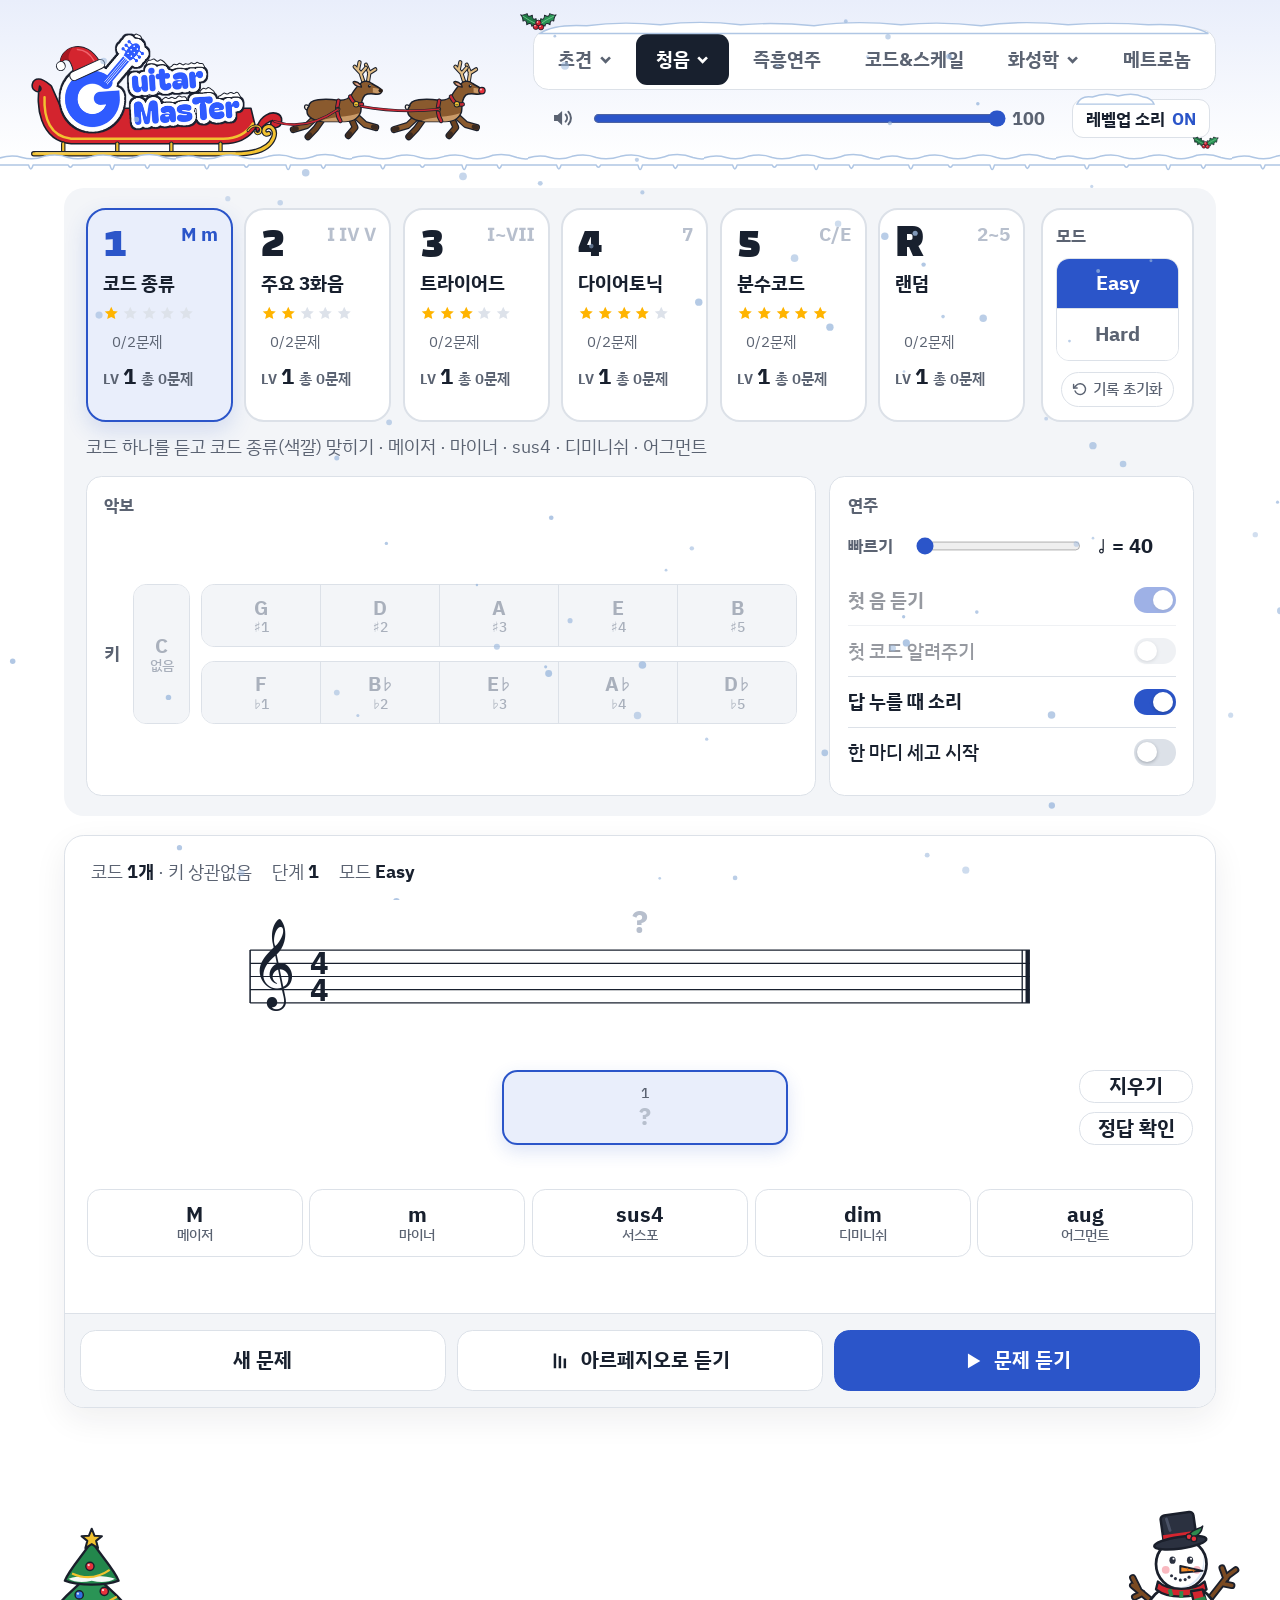
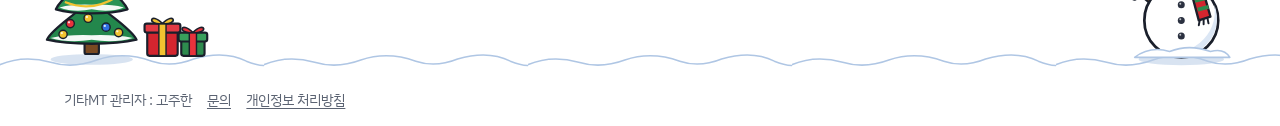
<file: chordear/index.html>
<!doctype html>
<html lang="ko">
<head>
<meta charset="utf-8">
<meta name="viewport" content="width=device-width, initial-scale=1, viewport-fit=cover">
<script src="../theme.js?v=9"></script>
<link rel="stylesheet" href="../theme.css?v=8">
<meta name="description" content="코드 청음 연습 — 코드 종류(메이저 · 마이너 · sus4 · dim · aug, Hard는 7th)와 코드 진행을 듣고 맞히기">
<meta property="og:type" content="website">
<meta property="og:site_name" content="기타MT">
<meta property="og:title" content="코드 청음 | 기타MT">
<meta property="og:description" content="코드 청음 연습 — 코드 종류(메이저 · 마이너 · sus4 · dim · aug, Hard는 7th)와 코드 진행을 듣고 맞히기">
<meta property="og:url" content="https://guitarmt.com/chordear/">
<meta property="og:image" content="https://guitarmt.com/og.png?v=7">
<meta property="og:image:width" content="1200">
<meta property="og:image:height" content="630">
<meta name="twitter:card" content="summary_large_image">
<style>body{margin:0}[hidden]{display:none!important}img{max-width:100%}
</style>
<title>코드 청음 | 기타MT</title>
<link rel="icon" href="../favicon.ico?v=6" sizes="any">
<link rel="icon" type="image/png" href="../favicon.png?v=6">
<link rel="apple-touch-icon" href="../apple-touch-icon.png?v=6">
<link rel="preconnect" href="https://fonts.googleapis.com">
<link rel="stylesheet" href="https://fonts.googleapis.com/css2?family=IBM+Plex+Sans+KR:wght@400;500;700&family=Black+Han+Sans&family=Noto+Music&display=swap">
<style>
/* 레이아웃: 머리 띠 → 연습 설정판(단계 카드·모드·박자·키) → 흰 악보 → 재생 버튼 */
:root{
  --bg:#FFFFFF; --ink:#18202E; --muted:#5B6372; --line:#DCE1E8; --tile:#F3F5F8;
  --accent:#2B55C9; --accent-soft:#E9EEFB; --accent-shadow:rgba(43,85,201,.25); --accent-glow:rgba(43,85,201,.16);
  --hard:#E8461F; --hard-soft:#FFD2C6; --hard-bg:#FFF1EC; --star:#FFB400; --star-off:#DDE2EA;
  --f-body:'IBM Plex Sans KR',system-ui,sans-serif;
  --f-disp:'Black Han Sans','IBM Plex Sans KR',sans-serif;
  --f-music:'Noto Music','Bravura',serif;
  color-scheme:light;
}
*{box-sizing:border-box}
body{background:var(--bg);color:var(--ink);font-family:var(--f-body);font-size:18px;line-height:1.55}
button{font:inherit;cursor:pointer}
.band{border-bottom:1.5px solid var(--line);background:linear-gradient(180deg,var(--accent-soft),var(--bg))}
.band .in{max-width:1080px;margin:0 auto;padding-block:26px 22px;
  padding-left:max(16px,env(safe-area-inset-left,0px));padding-right:max(16px,env(safe-area-inset-right,0px));
  display:flex;align-items:center;gap:16px}
.mark{width:56px;height:56px;border-radius:16px;background:var(--accent);display:grid;place-items:center;flex:none}
.mark span{font-family:var(--f-music);font-size:40px;line-height:1;color:#fff;margin-top:6px}
.mark svg{width:48px;height:48px;fill:#fff} .mark svg .h{fill:var(--accent)}
h1{margin:0;font-size:32px;font-weight:700;letter-spacing:-0.01em;line-height:1.15;text-wrap:balance}
h1.logo{font-family:var(--f-disp);font-weight:400;font-size:36px;letter-spacing:.01em;line-height:1.1} h1.logo img{display:block;height:92px;width:auto;margin:-6px 0 -6px -5px}
.how{margin:4px 0 0;color:var(--muted);font-size:17px}
.wrap{max-width:1080px;margin:0 auto;padding-block:22px 44px;
  padding-left:max(16px,env(safe-area-inset-left,0px));padding-right:max(16px,env(safe-area-inset-right,0px));
  display:flex;flex-direction:column;gap:18px}

.panel{display:flex;flex-direction:column;gap:14px;padding:18px 20px;border-radius:18px;background:var(--tile)}
.row{display:flex;flex-wrap:wrap;align-items:center;gap:12px 32px}
.field{display:flex;align-items:center;gap:12px;flex-wrap:wrap}
.label{font-size:15px;font-weight:700;color:var(--muted);min-width:44px}

/* 단계 카드 */
.stagewrap{display:grid;grid-template-columns:minmax(0,1fr) auto;gap:14px;align-items:stretch}
#levels{display:grid;grid-template-columns:repeat(6,minmax(0,1fr));gap:10px}   /* 5단계 + 랜덤 */
.stage{position:relative;text-align:left;border:2px solid var(--line);border-radius:18px;padding:14px 14px 12px;background:var(--bg);color:var(--ink);display:flex;flex-direction:column;gap:4px;min-width:0;container:card/inline-size}
.stage .top{display:flex;align-items:center;gap:7px;min-width:0}
.stage .num{font-family:var(--f-disp);font-size:36px;line-height:1}
.stage .sym{position:absolute;right:12px;top:10px;font-family:var(--f-music);font-size:32px;line-height:1;color:#B7BFCD}
.stage .name{font-weight:700;font-size:17px;white-space:nowrap;overflow:hidden;text-overflow:ellipsis}
.stage.rnd .stars{visibility:hidden}
.stage.rnd .sym{font-family:var(--f-body);font-size:17px;font-weight:700;top:14px}
@media (max-width:720px){ .stage.rnd .sym{font-size:16px;line-height:26px} }
.stars{display:flex;gap:2px;margin-top:2px} .stars svg{width:15px;height:15px;fill:var(--star-off)} .stars svg.on{fill:var(--star)}
.prog{display:flex;align-items:center;gap:8px;margin-top:4px}
.prog .pbar{flex:1;margin-top:0}
.cnt{font-size:14px;color:var(--muted);font-variant-numeric:tabular-nums;white-space:nowrap}
.pbar{height:6px;border-radius:3px;background:var(--line);margin-top:4px;overflow:hidden} .pbar i{display:block;height:100%;width:0;background:var(--accent)}
.stage[aria-pressed="true"]{border-color:var(--accent);background:var(--accent-soft);box-shadow:0 8px 20px var(--accent-glow)}
.stage[aria-pressed="true"] .num,.stage[aria-pressed="true"] .sym{color:var(--accent)}
/* Hard 표시: 숫자 옆에 붙여서 카드 크기가 Easy와 같게. 카드가 좁으면 ♯♭로 짧게 */
.hardtag{display:none;color:var(--hard);font-size:15px;font-weight:700;line-height:1;white-space:nowrap}
.hardtag .full{display:none}
.hardtag .short{font-family:var(--f-music);font-size:1.4em;font-weight:400}
.hard .hardtag{display:inline}
@container card (min-width:130px){ .hardtag .full{display:inline} .hardtag .short{display:none} }
@media (min-width:721px){ @container card (max-width:85.98px){ .hard .hardtag{display:none} } }  /* 광고를 켜서 카드가 아주 좁아지면 아이콘과 겹치지 않게 숨김 */
.hard .wrap{--accent:var(--hard);--accent-soft:var(--hard-bg);--accent-shadow:rgba(232,70,31,.28);--accent-glow:rgba(232,70,31,.16)}
/* 모드: 단계 카드와 같은 테두리 카드 안에 Easy/Hard를 하나의 이어 붙인 버튼으로 */
.modebox{display:flex;flex-direction:column;gap:8px;padding:12px 12px 12px;border:2px solid var(--line);border-radius:18px;background:var(--bg)}
.modebox .label{min-width:0}
#modes{display:flex;flex-direction:column;flex:1;min-width:112px;border:1.5px solid var(--line);border-radius:12px;overflow:hidden;background:var(--bg)}
#modes button{flex:1;min-height:46px;padding:0 16px;border:0;border-bottom:1.5px solid var(--line);background:var(--bg);font-weight:700;font-size:18px;color:var(--muted)}
#modes button:last-child{border-bottom:0}
#modes button[aria-pressed="true"][data-v="easy"]{background:var(--accent);color:var(--bg)}
#modes button[aria-pressed="true"][data-v="hard"]{background:var(--hard);color:var(--bg)}
.lvrow{display:flex;align-items:center;flex-wrap:wrap;gap:8px 16px;margin-top:-4px}
.lvdesc{font-size:16px;color:var(--muted)}
/* 연습 기록 초기화: 누르면 한 번 더 물어봄 */
.reset{display:flex;flex-direction:column;align-items:center;gap:6px;margin-top:2px}
.reset [hidden]{display:none!important}
.rask{display:flex;flex-direction:column;align-items:center;gap:6px}
.rbtns{display:inline-flex;gap:6px}
.rq{font-size:14px;font-weight:700;color:var(--ink);text-align:center;line-height:1.3}
.rmsg{font-size:14px;font-weight:700;color:var(--accent)}
.rbtn{display:inline-flex;align-items:center;gap:5px;min-height:32px;padding:0 10px;border:1.5px solid var(--line);border-radius:999px;background:var(--bg);font-size:14px;font-weight:500;color:var(--muted)}
.rbtn svg{width:13px;height:13px;overflow:visible;fill:none;stroke:currentColor;stroke-width:2.4;stroke-linecap:round;stroke-linejoin:round}
.rbtn.danger{background:var(--hard);border-color:var(--hard);color:var(--bg);font-weight:700}

/* 이어 붙인 버튼 묶음 */
.seg{display:inline-flex;flex-wrap:wrap;border:1.5px solid var(--line);border-radius:12px;overflow:hidden;background:var(--bg)}
.seg button{min-height:46px;padding:8px 16px;border:0;border-right:1.5px solid var(--line);background:var(--bg);font-size:17px;font-weight:500;color:var(--ink)}
.seg button:last-child{border-right:0}
.seg button[aria-pressed="true"]{background:var(--accent);color:var(--bg);font-weight:700}
#keys button{display:flex;flex-direction:column;align-items:center;justify-content:center;gap:0;min-height:56px;padding:6px 13px;line-height:1.15}
#keys .kl{font-size:18px;font-weight:700}
#keys .ks{font-size:13px;font-weight:500;color:var(--muted);font-variant-numeric:tabular-nums}
#keys button[aria-pressed="true"] .ks{color:var(--bg)}
.tempo{display:flex;align-items:center;gap:12px}
.tempo input{width:170px;accent-color:var(--accent)}
.tempo output{font-weight:700;font-variant-numeric:tabular-nums;min-width:72px}
.checks{display:flex;gap:10px;flex-wrap:wrap}
.check{display:inline-flex;align-items:center;gap:10px;min-height:48px;padding:0 18px 0 10px;border:1.5px solid var(--line);border-radius:999px;background:var(--bg);font-size:16.5px;font-weight:500;color:var(--ink);cursor:pointer;user-select:none;-webkit-user-select:none}
.check input{appearance:none;-webkit-appearance:none;flex:none;width:38px;height:24px;margin:0;border-radius:12px;background:var(--line);position:relative;cursor:pointer;transition:background .15s}
.check input::after{content:"";position:absolute;top:3px;left:3px;width:18px;height:18px;border-radius:50%;background:var(--bg);box-shadow:0 1px 3px rgba(24,32,46,.3);transition:left .15s}
.check input:checked{background:var(--accent)}
.check input:checked::after{left:17px}
.check:has(input:checked){border-color:var(--accent);background:var(--accent-soft);font-weight:700}
button:focus-visible,input:focus-visible{outline:3px solid var(--accent);outline-offset:2px}

/* 설정: 악보 상자 · 연주 상자 */
.setgrid{display:grid;grid-template-columns:minmax(0,2fr) minmax(0,1fr);gap:12px;align-items:stretch}
.setbox{display:flex;flex-direction:column;gap:12px;padding:14px 16px 16px;border:1.5px solid var(--line);border-radius:14px;background:var(--bg)}
.setbox h3{margin:0;font-size:15px;font-weight:700;color:var(--muted)}
.setbox .label{min-width:48px}
.scorebody{flex:1;display:flex;flex-wrap:wrap;align-items:center;gap:12px 20px}   /* 박자·마디는 왼쪽, 키는 오른쪽 */
.scoreleft{display:flex;flex-direction:column;gap:12px;flex:none}
.keyfield{align-items:stretch;flex:1 1 300px;min-width:0}
.keyfield .label{align-self:center;min-width:0}
.keys{display:flex;gap:8px;align-items:stretch;min-width:0;flex:1}
.keys .kc{display:flex} .keys .kc button{flex:1;height:auto;padding-left:8px;padding-right:8px}
.krows{display:flex;flex-direction:column;gap:8px;min-width:0;flex:1}
.krows .seg{display:flex;flex-wrap:nowrap} .krows .seg button{flex:1;min-width:0;padding-left:4px;padding-right:4px}
.setbox .tempo{flex-wrap:nowrap} .setbox .tempo input{flex:1;width:auto;min-width:80px}
@container (min-width:760.02px){   /* 컴퓨터: 악보 상자 빈 곳이 많아 버튼·글씨를 키움 */
  .scorebody{gap:14px 24px} .scoreleft{gap:14px}
  .scorebody .label{font-size:16px}
  .scorebody .seg button{min-height:50px;padding:8px 17px;font-size:17.5px}
  .krows{gap:12px} #keys .krows .seg button{min-height:56px;padding-left:4px;padding-right:4px}
  .keys{gap:10px} #keys .kc button{padding-left:14px;padding-right:14px}
  #keys .kl{font-size:18.5px} #keys .ks{font-size:13px}
}
.optlist{display:flex;flex-direction:column}
.optlist .check{flex-direction:row-reverse;justify-content:space-between;gap:12px;min-height:46px;padding:0;border:0;border-top:1.5px solid var(--line);border-radius:0;background:transparent;font-size:17px}
.optlist .check:first-child{border-top:0}
.optlist .check:has(input:checked){background:transparent;border-color:var(--line)}

/* 악보 */
.sheet{background:var(--bg);border:1.5px solid var(--line);border-radius:18px;padding:20px 14px 14px;box-shadow:0 10px 30px rgba(24,32,46,.07);overflow:hidden}
.meta{display:flex;flex-wrap:wrap;gap:6px 18px;padding:0 10px 6px;font-size:16px;color:var(--muted)}
.meta b{color:var(--ink)}
#score{display:block;width:100%;height:auto;color:var(--ink)}
#score .on .nh,#score .on .st{fill:var(--accent);stroke:var(--accent)}
#score .on text{fill:var(--accent)}
#score .on .hollow{fill:none}

.actions{display:grid;grid-template-columns:repeat(3,minmax(0,1fr));gap:10px;margin:10px -14px -14px;padding:14px;border-top:1.5px solid var(--line);background:var(--tile)}   /* 악보 카드 아래쪽에 붙은 버튼 줄 */
.btn{display:inline-flex;align-items:center;justify-content:center;gap:10px;min-height:56px;padding:0 16px;border-radius:14px;border:1.5px solid var(--line);background:var(--bg);font-size:18px;font-weight:700;color:var(--ink);white-space:nowrap}
.btn svg{width:18px;height:18px;fill:currentColor;flex:none}
.btn.primary{background:var(--accent);border-color:var(--accent);color:var(--bg)}
.status{font-size:16px;color:var(--muted);min-height:1.5em}
.credit{margin:8px 0 0;font-size:14px;color:var(--muted)}

/* 광고 자리: 컴퓨터는 양옆 세로(160×600), 휴대폰·태블릿은 버튼 아래 가로(320×100). ads-off면 숨김 */
.layout{max-width:1448px;margin:0 auto}
.wrap{container-type:inline-size}
.ad{display:none;flex-direction:column;align-items:center;justify-content:center;gap:4px;border:1.5px dashed var(--line);border-radius:12px;background:var(--tile);color:var(--muted);font-size:15px;font-weight:700}
.ad small{font-size:13px;font-weight:500;font-variant-numeric:tabular-nums}
.ad-side{width:160px;height:600px}
.ad-bottom{width:100%;max-width:320px;height:100px;margin:0 auto}
@media (min-width:1024px){
  body:not(.ads-off) .layout{display:grid;grid-template-columns:160px minmax(0,1fr) 160px;gap:24px;align-items:start;
    padding-block:22px 0;padding-left:max(16px,env(safe-area-inset-left,0px));padding-right:max(16px,env(safe-area-inset-right,0px))}
  body:not(.ads-off) .layout .wrap{max-width:none;margin:0;width:auto;padding-left:0;padding-right:0;padding-top:0}
  body:not(.ads-off) .ad-side{display:flex}
  body:not(.ads-off) .band .in{max-width:1448px;padding-left:calc(max(16px,env(safe-area-inset-left,0px)) + 184px);padding-right:calc(max(16px,env(safe-area-inset-right,0px)) + 184px)}
}
@media (max-width:1023.98px){ body:not(.ads-off) .ad-bottom{display:flex} }
@container (max-width:760px){
  .setgrid{grid-template-columns:1fr}
  .stagewrap{grid-template-columns:1fr}
  .modebox{flex-direction:row;align-items:center;flex-wrap:wrap;gap:8px 12px;padding:8px 12px;border-radius:14px} .reset{margin-top:0;flex:none} .rask{flex-direction:row;flex-wrap:wrap;justify-content:center} #modes{flex-direction:row;flex:1} #modes button{flex:1;min-width:0;border-bottom:0;border-right:1.5px solid var(--line)} #modes button:last-child{border-right:0}
}

@media (max-width:720px){
  .band .in{padding-block:18px 16px} h1{font-size:25px} h1.logo img{height:72px} .mark{width:46px;height:46px} .mark span{font-size:33px} .mark svg{width:40px;height:40px}
  .panel{padding:14px 12px}
  .stagewrap{grid-template-columns:1fr}
  #levels{gap:6px;grid-template-columns:repeat(3,minmax(0,1fr))}   /* 휴대폰은 3칸씩 두 줄 */
  .stage{padding:10px 4px 8px;border-radius:14px;align-items:center;text-align:center}
  .stage .num{font-size:28px} .stage .sym{position:static;font-size:24px;height:26px} .stage .name{display:none}
  .stars{gap:1px} .stars svg{width:10px;height:10px} .prog{flex-direction:column;align-items:center;gap:3px;width:100%} .prog .pbar{flex:none;width:80%} .cnt{font-size:13px}
  .pbar{width:80%}
  .stage .top{display:grid;grid-template-columns:minmax(0,1fr) auto minmax(0,1fr);gap:0;width:100%} .stage .top .num{grid-column:2}
  .hardtag{grid-column:3;justify-self:start;margin-left:2px;font-size:13px}
  .lvdesc{flex-basis:100%}
  .modebox{flex-direction:row;align-items:center;flex-wrap:wrap;gap:8px 12px;padding:8px 12px;border-radius:14px} .reset{margin-top:0;flex:none} .rask{flex-direction:row;flex-wrap:wrap;justify-content:center} #modes{flex-direction:row;flex:1} #modes button{flex:1;min-width:0;border-bottom:0;border-right:1.5px solid var(--line)} #modes button:last-child{border-right:0}
  .seg button{padding:8px 12px}
  .setgrid{grid-template-columns:1fr} .setbox{padding:12px 12px 14px} .setbox .label{min-width:40px}
  #keys button{padding:6px 6px;min-width:36px}
  .tempo input{width:140px}
  .actions{gap:6px;margin:8px -14px -14px;padding:10px} .btn{min-height:50px;padding:0 6px;font-size:16px;gap:6px} .btn svg{width:15px;height:15px}
}
@media (prefers-reduced-motion:reduce){ *{transition:none!important} }

/* 맨 위 메뉴 (세 페이지 공통) */
.band .in{flex-wrap:wrap;row-gap:14px}
.brand{display:flex;align-items:center;gap:16px;color:inherit;text-decoration:none;margin-right:auto;min-width:0}
.nav{display:flex;gap:4px;background:var(--bg);border:1.5px solid var(--line);border-radius:14px;padding:4px}
.nav a{display:inline-flex;align-items:center;justify-content:center;min-height:46px;padding:0 18px;border-radius:10px;font-weight:700;font-size:17px;color:var(--muted);text-decoration:none;white-space:nowrap}
.nav a[aria-current="page"]{background:var(--ink);color:var(--bg)}
.nav a:focus-visible,.brand:focus-visible{outline:3px solid var(--accent);outline-offset:2px}
@media (max-width:720px){ .nav{width:100%;box-sizing:border-box;gap:2px} .nav a{flex:1 1 0;min-width:0;padding:4px 2px;font-size:15px;line-height:1.2;white-space:normal;text-align:center;word-break:keep-all} }   /* 메뉴 5칸: 휴대폰은 두 줄 글씨 허용 */
/* 컴퓨터 카드 오른쪽 위 그림 (K 요청 2026-11-12, 다른 페이지처럼). 휴대폰은 이름 대신 글자 기호 그대로 */
.stage .pic{position:absolute;right:12px;top:10px;color:#B7BFCD;line-height:0;pointer-events:none}
.stage .pic svg{height:32px;width:auto;fill:currentColor;display:block}
.stage .pic.t{font-family:var(--f-body);font-size:17px;font-weight:700;line-height:1;top:14px}
.stage[aria-pressed="true"] .pic{color:var(--accent)}
.stage.txt.rnd .sym{display:block}   /* 랜덤 카드는 컴퓨터에서도 글자 기호 (멜로디 초견 1~5처럼) */
@media (max-width:720px){ .stage .pic{display:none} }
@media (min-width:721px){ @container card (max-width:215px){ .hardtag .full{display:none} .hardtag .short{display:inline} } }   /* 오른쪽 위 기호와 "+ 부속·차용"이 겹치면 짧게 "+α" */
.stage.txt .sym{display:none}   /* 컴퓨터: 이름에 도수가 있어서 오른쪽 위 글자는 뺌 (휴대폰만 보임) */
@media (max-width:720px){ .stage.txt .sym{display:block;font-family:var(--f-body);font-size:16px;font-weight:700;line-height:26px} }
/* 청음: 답 칸 · 답 버튼 */
.answer{display:flex;flex-direction:column;gap:12px;padding:6px 6px 4px}
.ansrow{display:grid;grid-template-columns:minmax(0,1fr) auto;gap:10px;align-items:stretch}
.slots{display:grid;grid-template-columns:repeat(4,minmax(0,1fr));gap:8px}
.slot{display:flex;flex-direction:column;align-items:center;justify-content:center;gap:0;min-height:66px;padding:4px 2px;border:2px solid var(--line);border-radius:14px;background:var(--bg);color:var(--ink);line-height:1.2}
.slot .sn{font-size:13px;font-weight:500;color:var(--muted)}
.slot .sv{font-size:22px;font-weight:700}
.slot .sv.empty{color:#B7BFCD}
.slot .sf{font-size:14px;font-weight:700}
.slot[aria-current="true"]{border-color:var(--accent);background:var(--accent-soft);box-shadow:0 6px 16px var(--accent-glow)}
.slot.given{background:var(--tile);cursor:default}
.slot.ok{border-color:#2B55C9;background:#E9EEFB} .slot.ok .sv{color:#2B55C9}   /* 맞음은 Hard에서도 파랑 (틀림 주황과 구분) */
.slot.ng{border-color:var(--hard);background:var(--hard-bg)} .slot.ng .sv{color:var(--hard);text-decoration:line-through;text-decoration-thickness:2px}
.slot.ng .sf{color:var(--ink)}
.anscol{display:flex;flex-direction:column;gap:8px}
.anscol .btn{flex:1;min-height:0}
.btn:disabled{opacity:.45;cursor:default}
.pads{display:flex;flex-direction:column;gap:8px}
.pad{display:grid;gap:6px}
.pad.p7{grid-template-columns:repeat(7,minmax(0,1fr))}
.pad.p5{grid-template-columns:repeat(5,minmax(0,1fr));padding:0 7%}
.pad button{min-height:54px;padding:0 2px;border:1.5px solid var(--line);border-radius:12px;background:var(--bg);font-size:19px;font-weight:700;color:var(--ink);white-space:nowrap}
.pad.p5 button{background:var(--tile);font-size:17px}
.pad button:active{background:var(--accent-soft);border-color:var(--accent)}
.result{font-size:17px;font-weight:700;color:var(--muted);min-height:1.5em;padding:0 4px}
.result.good{color:var(--accent)}
#score .ng .nh,#score .ng .st{fill:var(--hard);stroke:var(--hard)}
#score .ng text{fill:var(--hard)}
#score .q{fill:#B7BFCD}
#score .on.q,#score .on .q{fill:var(--accent)}
@media (max-width:720px){
  .ansrow{grid-template-columns:1fr}
  .anscol{flex-direction:row} .anscol .btn{min-height:50px}
  .slot{min-height:58px} .slot .sv{font-size:20px}
  .pad{gap:4px} .pad button{min-height:50px;font-size:16px;border-radius:10px} .pad.p5{padding:0 4%} .pad.p5 button{font-size:15px}
}
/* 코드 청음: 버튼에 코드 이름 + 도수 두 줄 */
.pad button{display:flex;flex-direction:column;align-items:center;justify-content:center;gap:1px;min-height:62px;overflow:hidden}
.pad button .cn{font-size:19px;font-weight:700;line-height:1.15}
.pad button .cr{font-size:13px;font-weight:500;color:var(--muted);line-height:1.15}
.pad.px button{background:var(--tile)}
.pad.vars{background:var(--tile);border-radius:14px;padding:10px;min-height:82px;align-items:center;margin-top:2px}   /* 근음을 누르면 뜨는 종류 줄 */
.pad.vars .ph{font-size:16px;color:var(--muted)}
.pad.vars button.hx{background:#E8ECF2}
.pad button.on{border-color:var(--accent);background:var(--accent-soft)} .pad button.on .cn{color:var(--accent)}
.slot .sv{white-space:nowrap}
#levels{grid-template-columns:repeat(6,minmax(0,1fr))}   /* 코드 청음: 단계 5개 + 랜덤 */
.setbox.off #keys button{background:var(--tile);color:#A9B0BC;pointer-events:none;cursor:default}   /* 1단계: 키 상관없어서 키 버튼만 회색 (K 요청: 상자 전체 말고 버튼만) */
.setbox.off #keys button .ks{color:#A9B0BC}
.optlist .check.off{opacity:.45;pointer-events:none;cursor:default}
.stage[data-v="1"] .hardtag .short{font-family:var(--f-body);font-size:1em;font-weight:700}   /* 좁을 때 "7th"는 보통 글꼴로 */
#pads{margin-top:28px}   /* 답 칸과 선택지 버튼 사이 띄우기 (K 요청: 너무 붙어 있음) */
.pad.qt{padding:0} .pad.qt button{background:var(--bg)} .pad.qt button .cn{white-space:normal;word-break:keep-all;text-align:center}
@media (max-width:720px){ #levels{grid-template-columns:repeat(3,minmax(0,1fr))} .pad.qt{grid-template-columns:repeat(3,minmax(0,1fr))} .pad.p7{grid-template-columns:repeat(4,minmax(0,1fr))} .pad button{min-height:56px} .pad button .cn{font-size:17px} .pad button .cr{font-size:12px} .slot .sv{font-size:18px} }   /* 휴대폰: 이름이 길어서 한 줄 4칸 */
/* 답 버튼: 한 줄을 다 못 채우면 가운데로 모음 (K 요청 2026-11-12). 칸 너비는 그대로 */
.pad.p7,.pad.qt{display:flex;flex-wrap:wrap;justify-content:center}
.pad.p7 button{flex:0 0 calc((100% - 36px)/7)} .pad.p8 button{flex-basis:calc((100% - 42px)/8)}   /* Hard: 근음 8개(♭Ⅶ 포함)도 한 줄 */ .pad.qt button{flex:0 0 calc((100% - 24px)/5)}
@media (max-width:720px){ .pad.p7 button{flex-basis:calc((100% - 12px)/4)} .pad.qt button{flex-basis:calc((100% - 8px)/3)} }
</style>
</head>
<body class="ads-off">
<div class="band"><div class="in">
  <a class="brand" href="../">
    <div><h1 class="logo"><img src="../logo.png" alt="기타MT" width="190" height="100"></h1></div>
  </a>
  <nav class="nav" aria-label="메뉴">
    <div class="grp"><button type="button" class="gbtn" aria-haspopup="true" aria-expanded="false">초견<svg viewBox="0 0 12 12" aria-hidden="true"><path d="M2 4l4 4 4-4"/></svg></button><div class="drop"><div class="dropin"><a href="../">멜로디 초견</a><a href="../chord/">코드 초견</a></div></div></div>
    <div class="grp"><button type="button" class="gbtn cur" aria-haspopup="true" aria-expanded="false">청음<svg viewBox="0 0 12 12" aria-hidden="true"><path d="M2 4l4 4 4-4"/></svg></button><div class="drop"><div class="dropin"><a href="../ear/">멜로디 청음</a><a href="./" aria-current="page">코드 청음</a></div></div></div>
    <a href="../improv/">즉흥<wbr>연주</a>
    <a href="../chordscale/">코드&amp;<wbr>스케일</a>
    <div class="grp r"><button type="button" class="gbtn" aria-haspopup="true" aria-expanded="false">화성학<svg viewBox="0 0 12 12" aria-hidden="true"><path d="M2 4l4 4 4-4"/></svg></button><div class="drop"><div class="dropin"><a href="../harmony/">기초 화성학</a><span class="soon" aria-disabled="true">고급 화성학<small>준비 중</small></span></div></div></div>
    <a href="../metronome/">메트로<wbr>놈</a>
  </nav>
</div></div>

<div class="layout">
<aside class="ad ad-side" aria-label="광고">광고<small>160×600</small></aside>
<div class="wrap">
  <section class="panel" aria-label="설정">
    <div class="stagewrap">
      <div id="levels" role="group" aria-label="단계"></div>
      <div class="modebox"><span class="label">모드</span><div id="modes"></div><div class="reset">
          <span class="rmsg" id="resetMsg" role="status" hidden>초기화했어요</span>
          <button type="button" class="rbtn" id="resetBtn"><svg viewBox="0 0 24 24" aria-hidden="true"><polyline points="1 4 1 10 7 10"/><path d="M3.51 15a9 9 0 1 0 2.13-9.36L1 10"/></svg>기록 초기화</button>
          <span class="rask" id="resetAsk" hidden><span class="rq">기록을 모두 지울까요?</span><span class="rbtns"><button type="button" class="rbtn danger" id="resetYes">초기화</button><button type="button" class="rbtn" id="resetNo">취소</button></span></span>
        </div></div>
    </div>
    <div class="lvrow">
      <div class="lvdesc" id="lvdesc"></div>
    </div>
    <div class="setgrid">
      <div class="setbox" id="scoreBox" aria-label="악보 설정"><h3>악보</h3>
        <div class="scorebody">
          <div class="field keyfield"><span class="label">키</span><div class="keys" id="keys"><div class="krows"></div></div></div>
        </div>
      </div>
      <div class="setbox" aria-label="연주 설정"><h3>연주</h3>
        <label class="tempo"><span class="label">빠르기</span>
          <input type="range" id="tempo" min="40" max="140" step="2" value="40">
          <output id="tempoOut">♩ = 40</output>
        </label>
        <div class="optlist">
          <label class="check"><input type="checkbox" id="hint" checked> 첫 음 듣기</label>
          <label class="check"><input type="checkbox" id="firstc"> 첫 코드 알려주기</label>
          <label class="check"><input type="checkbox" id="padsnd" checked> 답 누를 때 소리</label>
          <label class="check"><input type="checkbox" id="countin"> 한 마디 세고 시작</label>
        </div>
      </div>
    </div>
  </section>

  <section class="sheet" aria-label="코드 청음 문제">
    <div class="meta" id="meta"></div>
    <svg id="score" role="img" aria-label="코드 청음 악보"></svg>
    <div class="answer">
      <div class="ansrow">
        <div class="slots" id="slots" role="group" aria-label="답 칸"></div>
        <div class="anscol">
          <button type="button" class="btn" id="eraseBtn">지우기</button>
          <button type="button" class="btn" id="checkBtn">정답 확인</button>
        </div>
      </div>
      <div class="pads" id="pads" role="group" aria-label="코드"></div>
      <div class="result" id="result" aria-live="polite"></div>
    </div>
    <div class="actions">
      <button type="button" class="btn new" id="newBtn">새 문제</button>
      <button type="button" class="btn" id="refBtn"><svg viewBox="0 0 16 16"><path d="M3 2h2v12H3zM7 4h2v10H7zM11 6h2v8h-2z"/></svg><span id="refTxt">기준음 듣기</span></button>
      <button type="button" class="btn primary" id="playBtn"><svg viewBox="0 0 16 16" id="playIcon"><path d="M4 2l10 6-10 6z"/></svg><span id="playTxt">문제 듣기</span></button>
    </div>
  </section>

  <div class="status" id="status" aria-live="polite"></div>
  <aside class="ad ad-bottom" aria-label="광고">광고<small>320×100</small></aside>
</div>
<aside class="ad ad-side" aria-label="광고">광고<small>160×600</small></aside>
</div>

<script src="../piano.js"></script>
<script>
(()=>{
/* ---------- 음악 데이터 (멜로디 청음·코드 초견과 같음) ---------- */
const LETTERS=['C','D','E','F','G','A','B'];
const SEMI=[0,2,4,5,7,9,11];
const KEYS={
  C:{label:'C',letter:0,acc:{}},
  G:{label:'G',letter:4,acc:{F:1}},
  D:{label:'D',letter:1,acc:{F:1,C:1}},
  A:{label:'A',letter:5,acc:{F:1,C:1,G:1}},
  E:{label:'E',letter:2,acc:{F:1,C:1,G:1,D:1}},
  B:{label:'B',letter:6,acc:{F:1,C:1,G:1,D:1,A:1}},
  F:{label:'F',letter:3,acc:{B:-1}},
  Bb:{label:'B♭',letter:6,acc:{B:-1,E:-1}},
  Eb:{label:'E♭',letter:2,acc:{B:-1,E:-1,A:-1}},
  Ab:{label:'A♭',letter:5,acc:{B:-1,E:-1,A:-1,D:-1}},
  Db:{label:'D♭',letter:1,acc:{B:-1,E:-1,A:-1,D:-1,G:-1}},
};
const KEY_GROUPS=[['C'],['G','D','A','E','B'],['F','Bb','Eb','Ab','Db']];
const SHARP_POS={F:10,C:7,G:11,D:8,A:5};
const FLAT_POS={B:6,E:9,A:5,D:8,G:4};
const ACCENT=[2,0,0,0];

/* 코드 (코드 초견과 같은 표) */
const QUAL={'':[0,4,7],'m':[0,3,7],'dim':[0,3,6],'7':[0,4,7,10],'maj7':[0,4,7,11],'m7':[0,3,7,10],'m7♭5':[0,3,6,10],
  'sus4':[0,5,7],'7sus4':[0,5,7,10],'6':[0,4,7,9],'m6':[0,3,7,9],'aug':[0,4,8],'dim7':[0,3,6,9]};
const TRIAD_Q=['','m','m','','','m','dim'], SEV_Q=['maj7','m7','m7','maj7','7','m7','m7♭5'];
const ROMAN=['Ⅰ','Ⅱ','Ⅲ','Ⅳ','Ⅴ','Ⅵ','Ⅶ'];
const ROMAN_Q={'':'','m':'m','dim':'°','7':'7','maj7':'M7','m7':'m7','m7♭5':'ø7','sus4':'sus4','7sus4':'7sus4','6':'6','m6':'m6','aug':'+','dim7':'°7'};
const accTxt=a=>a>0?'♯'.repeat(a):a<0?'♭'.repeat(-a):'';
const C=(deg,q,o={})=>({deg,q,alt:0,...o});
const idOf=c=>c.deg+'|'+(c.alt||0)+'|'+c.q+(c.inv?'/'+c.inv:'');
function bassOf(c,key){ const r=rootOf(c,key), li=(r.li+c.inv*2)%7, pc=(r.pc+QUAL[c.q][c.inv])%12, acc=((pc-SEMI[li])%12+18)%12-6; return {letter:LETTERS[li],acc,pc}; }   // 분수코드 베이스음
function rootOf(c,key){ const li=(key.letter+c.deg)%7, L=LETTERS[li], acc=(key.acc[L]||0)+(c.alt||0); return {li,acc,pc:((SEMI[li]+acc)%12+12)%12}; }
function chordParts(c,key){ const r=rootOf(c,key), p=[[LETTERS[r.li],'r']]; if(r.acc) p.push([accTxt(r.acc),'acc']); if(c.q){ const i=c.q.search(/[♭♯]/); if(i<0) p.push([c.q,'q']); else { p.push([c.q.slice(0,i),'q']); p.push([c.q[i],'acc']); p.push([c.q.slice(i+1),'q']); } } if(c.inv){ const b=bassOf(c,key); p.push(['/'+b.letter,'r']); if(b.acc) p.push([accTxt(b.acc),'acc']); } return p; }
function chordName(c,key){ return chordParts(c,key).map(x=>x[0]).join(''); }
function romanOf(c){ if(c.sec!=null) return 'Ⅴ7/'+ROMAN[c.sec]; return accTxt(c.alt||0)+ROMAN[c.deg]+ROMAN_Q[c.q]+(c.inv?'/'+ROMAN[(c.deg+c.inv*2)%7]:''); }

/* 단계 = 들리는 코드의 종류 */
/* 단계 (K 요청 2026-11-12): 1 = 코드 종류 맞히기, 2~5 = 코드 진행 (예전 1~4단계를 한 칸씩 뒤로) */
const LEVELS=[   // K 요청 2026-11-12: 1 코드 종류 맞추기 · 2 주요 3화음 · 3 트라이어드 · 4 다이어토닉 · 5 분수코드 · R 랜덤
  {n:1,sym:'종류',pc:'M m',name:'코드 종류',desc:'메이저 · 마이너 · sus4 · 디미니쉬 · 어그먼트',hdesc:'+ 7th 코드 (maj7 · 7 · m7 · m7♭5 · dim7)',tag:'+ 7th',tagS:'7th'},
  {n:2,sym:'Ⅰ Ⅳ Ⅴ',pc:'Ⅰ Ⅳ Ⅴ',name:'주요 3화음',desc:'Ⅰ · Ⅳ · Ⅴ 3화음',tag:'+ 부속·차용',tagS:'+α'},
  {n:3,sym:'3화음',pc:'Ⅰ~Ⅶ',name:'트라이어드',desc:'다이어토닉 3화음 7개 (Ⅰ · Ⅱm · Ⅲm · Ⅳ · Ⅴ · Ⅵm · Ⅶ°)',tag:'+ 부속·차용',tagS:'+α'},
  {n:4,sym:'7th',pc:'7',name:'다이어토닉',desc:'다이어토닉 7th 코드 7개 (M7 · m7 · 7 · ø7)',tag:'+ 부속·차용',tagS:'+α'},
  {n:5,sym:'분수',pc:'C/E',name:'분수코드',desc:'3화음 + 분수코드 (Ⅰ/Ⅲ · Ⅰ/Ⅴ · Ⅱm/Ⅳ · Ⅳ/Ⅵ · Ⅴ/Ⅶ · Ⅵm/Ⅲ)',tag:'+ 부속·차용',tagS:'+α'},
];
const Q_EASY=[{q:'',ko:'메이저',sym:'M'},{q:'m',ko:'마이너',sym:'m'},{q:'sus4',ko:'서스포',sym:'sus4'},{q:'dim',ko:'디미니쉬',sym:'dim'},{q:'aug',ko:'어그먼트',sym:'aug'}];
const Q_HARD=[{q:'maj7',ko:'메이저7',sym:'maj7'},{q:'7',ko:'도미넌트7',sym:'7'},{q:'m7',ko:'마이너7',sym:'m7'},{q:'m7♭5',ko:'하프 디미니쉬',sym:'m7♭5'},{q:'dim7',ko:'디미니쉬7',sym:'dim7'}];
const qPool=()=>mode==='hard'?Q_EASY.concat(Q_HARD):Q_EASY;      // Hard: 3화음 + 7th까지 (K 요청 2026-11-12)
const fc=()=>firstc&&sel!==1;                      // 첫 코드 알려주기는 코드 진행(2~5단계)에서만
const ROOTS=[[0,0],[1,-1],[1,0],[2,-1],[2,0],[3,0],[3,1],[4,0],[5,-1],[5,0],[6,-1],[6,0]];   // 1단계 근음 12개 (C 기준 이름)
const progLv=()=>sel===0?0:sel-1;                       // 코드 진행 단계 (예전 단계 번호 1~4, 0 = 랜덤)
const SLASH=[[0,1],[0,2],[1,1],[3,1],[4,1],[5,2]];   // 분수코드: Ⅰ/Ⅲ · Ⅰ/Ⅴ · Ⅱm/Ⅳ · Ⅳ/Ⅵ · Ⅴ/Ⅶ · Ⅵm/Ⅲ (코드 초견 분수코드와 같은 종류)
const DEGS=[[0,3,4],[0,1,2,3,4,5],[0,1,2,3,4,5,6]];   // 3단계에 Ⅲm도 (K 요청 2026-11-12)
function vocab(lv){                                    // 답 버튼 (Easy)
  const tri=d=>C(d,TRIAD_Q[d]), sev=d=>C(d,SEV_Q[d]);
  const extra=[C(4,'sus4'),C(4,'7sus4'),C(0,'6'),C(3,'6'),C(1,'m6')];
  if(lv===1) return DEGS[0].map(tri);
  if(lv===2) return DEGS[2].map(tri);
  if(lv===3) return DEGS[2].map(sev);
  if(lv===4) return DEGS[2].map(tri).concat(SLASH.map(([d,v])=>C(d,TRIAD_Q[d],{inv:v})));   // 분수코드: 3화음 줄 + 분수코드 줄
  return DEGS[2].map(tri).concat(DEGS[2].map(sev),SLASH.map(([d,v])=>C(d,TRIAD_Q[d],{inv:v})));   // 랜덤: 2~5단계 코드 전부 (3화음 7 · 7th 7 · 분수코드 6, K 요청 2026-11-12)
}
function hardVocab(lv){                                // Hard: 부속화음 · 차용화음
  const sev=lv===3, both=lv===0, out=[C(0,'7',{sec:3}),C(1,'7',{sec:4})];
  if(lv!==1) out.push(C(5,'7',{sec:1}),C(2,'7',{sec:5}));
  if(both||!sev) out.push(C(3,'m',{bor:1}),C(6,'',{alt:-1,bor:1}));
  if(both||sev) out.push(C(3,'m7',{bor:1}),C(6,'7',{alt:-1,bor:1}));
  return out;
}

/* ---------- 상태 ---------- */
const store={get(k,d){try{const v=localStorage.getItem('cear-'+k);return v==null?d:JSON.parse(v)}catch(e){return d}},
             set(k,v){try{localStorage.setItem('cear-'+k,JSON.stringify(v))}catch(e){}}};
/* 들어올 때마다 설정은 처음으로 — 스위치 · 연습 기록만 기억 (K 요청 2026-11-21) */
try{ const KEEP=['hint','firstc','padsnd','countin','done','lv2611']; Object.keys(localStorage).forEach(k=>{ if(k.startsWith('cear-')&&!KEEP.includes(k.slice(5))) localStorage.removeItem(k); }); }catch(e){}
['countin','metro'].forEach(id=>{ const el=document.getElementById(id); if(!el) return; const v=store.get(id,null); if(v!==null) el.checked=!!v; el.addEventListener('change',()=>store.set(id,el.checked)); });   /* 한 마디 세고 시작 · 메트로놈 스위치도 기억 */
let sel=1; /* 들어올 때마다 첫 카드 (K 요청 2026-11-21) */ if(sel!==0&&!LEVELS[sel-1]) sel=1;   // 0 = 랜덤
let keyName=store.get('key','C'); if(!KEYS[keyName]) keyName='C';
let mode=store.get('mode','easy'); if(mode!=='hard') mode='easy';
let firstc=store.get('firstc',false);                // 첫 코드 알려주기: 첫 코드를 미리 보여 줌 (코드 초견처럼, K 요청 2026-11-12)
let padSound=store.get('padsnd',true);              // 답 누를 때 소리 (K 요청 2026-11-12, 처음엔 켜짐)
let hint=store.get('hint',true);                  // 첫 음 듣기: 처음엔 켜짐 (K 요청)
let tempo=40;                                      // 코드 청음 기본 빠르기 40 (K 요청 2026-11-12)
let done=store.get('done',null); if(!done||typeof done!=='object'||!done.easy) done={easy:{},hard:{}};
if(!store.get('lv2611',false)){                    // 단계 구성 바뀜 (2026-11-12): 예전 3·4 → 3, 예전 5 → 4, 5는 새 단계(분수코드)
  ['easy','hard'].forEach(m=>{ const d=done[m]||(done[m]={}), a=(d[3]||0)+(d[4]||0), b=d[5]||0; d[3]=a; d[4]=b; d[5]=0; });
  store.set('done',done); if(sel===4) sel=3; else if(sel===5) sel=4; store.set('level2',sel); store.set('lv2611',true);
}
let song=null, ans=[], cur=0, checked=false;

const $=id=>document.getElementById(id);
const rnd=a=>a[Math.floor(Math.random()*a.length)];
const shuffle=a=>{for(let i=a.length-1;i>0;i--){const j=Math.floor(Math.random()*(i+1));[a[i],a[j]]=[a[j],a[i]]}return a};

/* ---------- 문제 만들기: 자주 쓰는 4코드 진행에서 고름 ---------- */
const PATTERNS=[[0,3,4,0],[0,4,3,0],[0,3,0,4],[3,4,0,3],[0,4,0,3],[4,3,0,4],[3,0,4,0],
  [0,5,3,4],[0,3,5,4],[5,3,4,0],[0,5,1,4],[1,4,0,5],[5,1,4,0],[0,4,5,3],[0,1,4,0],[3,4,0,5],[5,3,0,4],[1,4,0,3],[0,5,3,1],[3,0,1,4],
  [3,2,1,0],[2,5,1,4],[3,6,2,5],[0,3,6,2],[3,4,2,5],[0,2,3,4],[1,4,2,5],[0,1,2,3],[0,6,2,5],[2,5,3,4],[5,2,3,0],[0,2,5,4],[0,6,5,4],
  [5,1,6,0],[1,6,2,5]];   // Ⅶ°와 Ⅱm이 같이 나오는 진행 (4단계에서 Ⅱm이 빠지지 않게)
let lastQ=null;
function makeQ(){                                     // 1단계: 코드 하나를 쳐 주고 종류(색깔)를 맞힘. 키와 상관없이 근음 12개 중 아무거나 (K 요청 2026-11-12)
  const pool=qPool(); let t; do{ t=rnd(pool); }while(pool.length>1&&t.q===lastQ); lastQ=t.q;
  const r=rnd(ROOTS), c=C(r[0],t.q,{alt:r[1]}); c.k=KEYS.C;
  c.name=chordName(c,KEYS.C); c.label=t.ko; c.rom=t.ko; c.id=t.q;
  return {key:KEYS[keyName],chords:[c],single:true};
}
function makeSong(){
  if(sel===1) return makeQ();
  const key=KEYS[keyName], L=progLv(), allowed=L===1?DEGS[0]:DEGS[2];
  for(let k=0;k<500;k++){
    const pat=rnd(PATTERNS);
    if(!pat.every(d=>allowed.includes(d))) continue;
    if(L===2&&!pat.some(d=>d===1||d===2||d===5||d===6)) continue;     // 트라이어드: 주요 3화음 말고 다른 3화음이 꼭 한 번
    let chords;
    if(L===1||L===2) chords=pat.map(d=>C(d,TRIAD_Q[d]));
    else if(L===3) chords=pat.map(d=>C(d,SEV_Q[d]));
    else if(L===4){                                              // 분수코드 1~2개 (베이스가 이어지게 많이 쓰는 자리)
      chords=pat.map(d=>C(d,TRIAD_Q[d]));
      const spots=shuffle(chords.map((c,i)=>i).filter(i=>[0,1,3,4,5].includes(chords[i].deg))), want=Math.random()<0.5?2:1;
      spots.slice(0,want).forEach(i=>{ const d=chords[i].deg, nx=chords[i+1]; const v=d===0?(nx&&nx.deg===4&&Math.random()<0.6?2:1):d===5?2:1; chords[i]=C(d,TRIAD_Q[d],{inv:v}); });
    }
    else {                                                       // 랜덤: 3화음 · 7th · 분수코드가 다 나올 수 있음, 꼭 같이 나올 필요는 없음 (K 정정 2026-11-12)
      chords=pat.map(d=>Math.random()<0.5?C(d,TRIAD_Q[d]):C(d,SEV_Q[d]));
      const tri=shuffle(chords.map((c,i)=>i).filter(i=>QUAL[chords[i].q].length===3&&[0,1,3,4,5].includes(chords[i].deg)));
      if(tri.length&&Math.random()<0.5){ const i=tri[0], d=chords[i].deg, nx=chords[i+1]; chords[i]=C(d,TRIAD_Q[d],{inv:d===0?(nx&&nx.deg===4&&Math.random()<0.6?2:1):d===5?2:1}); }
    }
    if(mode==='hard'){                                           // 부속화음 · 차용화음 1~2개
      const hv=hardVocab(L).map(idOf), opts=[];
      const sev=()=>L===0?Math.random()<0.5:L===3;
      chords.forEach((c,i)=>{
        const nx=chords[i+1];
        if(nx&&[1,3,4,5].includes(nx.deg)) opts.push({i,c:C((nx.deg+4)%7,'7',{sec:nx.deg})});      // 다음 코드의 Ⅴ7 (부속화음)
        if(c.deg===3&&(!nx||nx.deg===0)) opts.push({i,c:C(3,sev()?'m7':'m',{bor:1})});            // Ⅳm → Ⅰ (차용)
        if(nx&&nx.deg===0&&i>0) opts.push({i,c:C(6,sev()?'7':'',{alt:-1,bor:1})});                 // ♭Ⅶ → Ⅰ (차용)
      });
      const ok=shuffle(opts.filter(o=>hv.includes(idOf(o.c))&&idOf(o.c)!==idOf(chords[o.i])));
      const want=Math.random()<0.4?2:1, used=new Set(); let n=0;
      for(const o of ok){ if(n>=want) break; if(used.has(o.i)||used.has(o.i-1)||used.has(o.i+1)) continue; chords[o.i]=o.c; used.add(o.i); n++; }
      if(n<1) continue;
    }
    if(L===4&&!chords.some(c=>c.inv)) continue;                       // 분수코드 단계: 분수코드가 꼭 한 번
    if(chords.some((c,i)=>i&&idOf(c)===idOf(chords[i-1]))) continue;   // 같은 코드 연달아 안 나오게
    chords.forEach(c=>{ c.name=chordName(c,key); c.label=c.name; c.rom=romanOf(c); c.id=idOf(c); });
    return {key,chords};
  }
  return null;
}

/* ---------- 악보: 빈 오선 + 코드 이름 (코드 초견과 같은 모양) ---------- */
const S=12, NS='http://www.w3.org/2000/svg';
function el(tag,attrs,parent,text){const e=document.createElementNS(NS,tag);for(const k in attrs)e.setAttribute(k,attrs[k]);if(text!=null)e.textContent=text;if(parent)parent.appendChild(e);return e}
function nameText(g,c,x,y,narrow,key){
  const t=el('text',{x,y,'text-anchor':'middle','font-size':S*(narrow?1.75:1.95),'font-weight':700,'font-family':'IBM Plex Sans KR, sans-serif',fill:'currentColor'},g);
  let lift=0;
  chordParts(c,key).forEach(([txt,kind])=>{
    const up=kind==='acc'?(txt.includes('♯')?S*0.42:S*0.12):0, a=kind==='acc'?{'font-family':'Noto Music, serif','font-size':S*1.55}:kind==='q'?{'font-size':S*(narrow?1.3:1.45)}:{};
    if(up!==lift){ a.dy=lift-up; lift=up; }
    el('tspan',a,t,txt);
  });
}
function render(){
  const svg=$('score'); svg.innerHTML='';
  const box=svg.parentElement.clientWidth-28, narrow=box<520, W=Math.max(box,300);
  const key=song.single?KEYS.C:song.key, ks=Object.keys(key.acc), sharp=ks.length>0&&key.acc[ks[0]]>0;   // 1단계는 키 상관없어서 조표 없음
  const accs=(sharp?['F','C','G','D','A']:['B','E','A','D','G']).filter(l=>key.acc[l]);
  const clefW=narrow?42:46, headW=clefW+accs.length*S*0.95+6+S*2.4+4;
  const barW=narrow?W-12-headW:Math.min(S*52,W-12-headW);          // 한 마디 너비 (컴퓨터는 너무 늘어나지 않게)
  const x0=narrow?6:Math.max(6,(W-headW-barW)/2), top=S*4.4, y0=top;   // 오선을 가운데로 (K 요청 2026-11-12)
  const yOf=d=>y0+4*S-(d-2)*S/2;
  svg.setAttribute('viewBox',`0 0 ${W} ${top+S*4+S*4.6}`);
  const g=el('g',{},svg);
  el('line',{x1:x0,x2:x0,y1:y0,y2:y0+4*S,stroke:'currentColor','stroke-width':1.4},g);
  el('text',{x:x0+6,y:yOf(4),'font-size':S*4,'font-family':'Noto Music, Bravura, serif',fill:'currentColor'},g,'\u{1D11E}');
  let x=x0+clefW;
  accs.forEach(l=>{ const d=sharp?SHARP_POS[l]:FLAT_POS[l]; el('text',{x,y:yOf(d)+(sharp?S*0.42:S*0.3),'font-size':S*2.6,'font-family':'Noto Music, serif',fill:'currentColor'},g,sharp?'♯':'♭'); x+=S*0.95; });
  x+=6;
  ['4','4'].forEach((t,i)=>el('text',{x:x+S*0.9,y:y0+S*(i===0?2:4)-2,'font-size':S*2.35,'font-weight':700,'text-anchor':'middle','font-family':'IBM Plex Sans KR, sans-serif',fill:'currentColor'},g,t));
  x+=S*2.4+4;
  const start=x, endX=start+barW;
  for(let i=0;i<5;i++) el('line',{x1:x0,x2:endX,y1:y0+i*S,y2:y0+i*S,stroke:'currentColor','stroke-width':1.1},g);
  el('line',{x1:endX-7,x2:endX-7,y1:y0,y2:y0+4*S,stroke:'currentColor','stroke-width':1.2},g);
  el('rect',{x:endX-4,y:y0,width:4,height:4*S,fill:'currentColor'},g);
  const cw=(endX-8-start)/song.chords.length;
  song.chords.forEach((c,i)=>{
    const cx=song.single?W/2:start+cw*(i+0.5), cg=el('g',{},g); c.ref=cg;   // 1단계: 코드 하나는 화면 가운데
    el('line',{class:'st',x1:cx-S*0.7,x2:cx+S*0.7,y1:y0+2*S,y2:y0+2*S,stroke:'currentColor','stroke-width':S*0.5,'stroke-linecap':'round',style:'opacity:.0'},cg);
    const show=checked||(fc()&&i===0);
    if(!show){ el('text',{class:'q',x:cx,y:y0-S*1.3,'text-anchor':'middle','font-size':S*2.4,'font-weight':700,'font-family':'IBM Plex Sans KR, sans-serif'},cg,'?'); return; }
    if(checked&&!(fc()&&i===0)&&!isRight(i)) cg.classList.add('ng');
    nameText(cg,c,cx,y0-S*1.3,narrow,c.k||key);
    el('text',{x:cx,y:y0+4*S+S*3.2,'text-anchor':'middle','font-size':S*1.35,'font-weight':700,'font-family':'IBM Plex Sans KR, sans-serif',style:'fill:var(--muted)'},cg,c.rom);
  });
}

/* ---------- 소리 (코드 초견과 같은 소리: 베이스 1음 + 가운데 음역 코드음) ---------- */
let ctx=null, master=null, buffers=null, loading=null, playing=false, timers=[], nodes=[];
function makeCtx(){
  if(ctx) return ctx;
  ctx=new (window.AudioContext||window.webkitAudioContext)();
  const comp=ctx.createDynamicsCompressor(); comp.threshold.value=-10; comp.ratio.value=4;
  master=ctx.createGain(); master.gain.value=1; master.connect(comp); comp.connect(ctx.destination);
  return ctx;
}
function audio(){ const c=makeCtx(); if(c.state==='suspended') c.resume(); return c }
function loadPiano(){
  if(loading) return loading;
  let c; try{ c=makeCtx() }catch(e){ return Promise.resolve(null) }
  loading=gmPianoLoad(c).then(list=>(buffers=list)).catch(()=>(buffers=null));   // 피아노 소리 파일은 piano/ 폴더 (piano.js 참고, 2026-11-13 새 소리)
  return loading;
}
function tone(midi,t,len,vol=1){
  const c=audio();
  if(!buffers) return synthTone(midi,t,len,vol);
  const best=gmPianoPick(buffers,midi,vol);   // 가장 가까운 녹음 + 세기(멜로디 세게 · 코드 부드럽게)
  const src=c.createBufferSource(), g=c.createGain();
  src.buffer=best[1]; src.playbackRate.value=Math.pow(2,(midi-best[0])/12);
  const v=1.5*vol, end=t+Math.max(len,0.12);
  g.gain.setValueAtTime(v,t); g.gain.setValueAtTime(v,end); g.gain.setTargetAtTime(0,end,0.07);
  src.connect(g); g.connect(gmPianoOut(c,master)); src.start(t); src.stop(end+0.6); nodes.push(src);
}
function synthTone(midi,t,len,vol){
  const c=audio(), f=440*Math.pow(2,(midi-69)/12), g=c.createGain(); g.connect(master);
  g.gain.setValueAtTime(0.0001,t); g.gain.exponentialRampToValueAtTime(0.3*vol,t+0.012);
  g.gain.exponentialRampToValueAtTime(0.0001,t+Math.max(len,0.15)+0.25);
  const o=c.createOscillator(); o.type='triangle'; o.frequency.value=f; o.connect(g); o.start(t); o.stop(t+len+0.6); nodes.push(o);
}
function click(t,lv){
  const c=audio(), o=c.createOscillator(), g=c.createGain();
  o.frequency.value=lv===2?1600:lv===1?1300:1100; o.type='square';
  g.gain.setValueAtTime(0.0001,t); g.gain.exponentialRampToValueAtTime(lv===2?0.16:lv===1?0.12:0.08,t+0.002); g.gain.exponentialRampToValueAtTime(0.0001,t+0.05);
  o.connect(g); g.connect(master); o.start(t); o.stop(t+0.06); nodes.push(o);
}
function voicing(c,key){
  const r=rootOf(c,key); let root=48+r.pc; while(root<55) root+=12;
  let bass=36+(c.inv?bassOf(c,key).pc:r.pc); if(bass<40) bass+=12;
  return {upper:QUAL[c.q].map(s=>root+s),bass};
}
function strike(c,t,len,vol=1){ const v=voicing(c,c.k||song.key); tone(v.bass,t,len,0.75*vol); v.upper.forEach((m,i)=>tone(m,t+0.012*(i+1),len,0.5*vol)); }
async function ready(){
  if(buffers) return;
  $('status').textContent='피아노 소리를 준비하는 중…';
  await loadPiano();
  $('status').textContent='';
}
function stop(){ if(window.gmCount) gmCount(0);
  playing=false; timers.forEach(clearTimeout); timers=[];
  nodes.forEach(o=>{try{o.stop()}catch(e){}}); nodes=[];
  song&&song.chords.forEach(c=>c.ref&&c.ref.classList.remove('on'));
  $('playTxt').textContent=checked?'다시 듣기':'문제 듣기'; $('playIcon').innerHTML='<path d="M4 2l10 6-10 6z"/>'; $('status').textContent='';
}
async function play(){
  if(playing){stop();return}
  audio(); playing=true;
  $('playTxt').textContent='멈춤'; $('playIcon').innerHTML='<path d="M3 2h4v12H3zM9 2h4v12H9z"/>';
  await ready(); if(!playing) return;
  const c=audio(), beat=60/tempo;
  let t=c.currentTime+0.15;
  if(hint&&!song.single){                           // 첫 음 듣기 (1단계는 키와 상관없어서 안 침): 그 키의 첫 음(으뜸음)을 먼저 쳐 줌 (K 요청 2026-11-12)
    tone(voicing(C(0,''),song.key).upper[0],t,beat*1.6,0.9);   /* 첫 음 = 코드가 울리는 높이의 으뜸음 (예전 60+음: G·A·B 키 등에서 코드보다 한 옥타브 높았음, K 제보 "옥타브가 다르게 들린다" 2026-11-13) */ if(window.gmCount) gmCount(`첫 음 : ${song.key.label}`);   /* 짧게 (K 요청 2026-11-13, 예전 "첫 음 (C 키 으뜸음)") */   // 아래 작은 글자 대신 큰 숫자 자리에 (K 요청 2026-11-13)
    t+=beat*2;
  }
  if($('countin').checked){
    for(let b=0;b<4;b++){ click(t+b*beat,ACCENT[b]); timers.push(setTimeout(()=>{ if(window.gmCount) gmCount(b+1);   /* 아래 작은 "준비… 1" 글자는 뺌 — 큰 숫자만 (K 요청 2026-11-13) */ },(t+b*beat-c.currentTime)*1000)); }
    t+=4*beat;
  }
  const startT=t;
  timers.push(setTimeout(()=>{ $('status').textContent=''; if(window.gmCount) gmCount(0); },(startT-c.currentTime)*1000));   // 큰 숫자는 첫 박에 사라짐
  song.chords.forEach(ch=>{
    strike(ch,t,song.single?beat*2.5:beat*0.95);   // 1단계: 코드 하나를 길게
    const on=(t-c.currentTime)*1000;
    timers.push(setTimeout(()=>ch.ref&&ch.ref.classList.add('on'),on));
    timers.push(setTimeout(()=>ch.ref&&ch.ref.classList.remove('on'),on+beat*1000*(song.single?2.5:1)-15));
    t+=song.single?beat*2.5:beat;
  });
  timers.push(setTimeout(stop,(t-c.currentTime)*1000+300));
}
async function playRef(){
  if(playing) stop();
  audio(); await ready();
  if(song.single){                                     // 1단계: 아르페지오로 듣기 — 그 코드를 아래음부터 한 음씩 (K 요청 2026-11-12)
    const c0=audio(), t0=c0.currentTime+0.1, v=voicing(song.chords[0],song.chords[0].k), ns=v.upper;   /* 아르페지오 = 오른손 코드 음만 한 번씩 (도 미 솔), 왼손 베이스는 안 침 — K 확정 2026-11-13 (베이스+도미솔 ↔ 도미솔 오갔다가 최종 도미솔) */
    ns.forEach((m,i)=>tone(m,t0+i*0.55,0.6,i?0.7:0.8));
    if(window.gmCount) gmCount('아르페지오 (한 음씩)');   // 아래 작은 글자 대신 큰 숫자 자리에 (K 요청 2026-11-13)
    timers.push(setTimeout(()=>{ if(!playing&&window.gmCount) gmCount(0) },ns.length*550+600));
    return;
  }
  const c=audio(), t=c.currentTime+0.1, I=C(0,''), v=voicing(I,song.key);
  v.upper.forEach((m,i)=>tone(m,t+i*0.3,1.8-i*0.3,0.7));   // 기준음 듣기 = 도미솔만 (K 요청 2026-11-12)
  if(window.gmCount) gmCount(`기준음 : ${song.key.label}`);   /* 짧게 (K 요청 2026-11-13, 예전 "C 키 으뜸화음 (C)") */   // 아래 작은 글자 대신 큰 숫자 자리에 (K 요청 2026-11-13)
  timers.push(setTimeout(()=>{ if(!playing&&window.gmCount) gmCount(0) },3000));
}

/* ---------- 답 ---------- */
const isRight=i=>ans[i]&&ans[i].id===song.chords[i].id;
let padChords=[];
function buildPads(){
  if(sel===1){                                          // 1단계: 코드 종류 버튼 (이름 + 기호)
    padChords=qPool().map(t=>({label:t.ko,id:t.q,chord:i=>{ const o=song.chords[i]; const c=C(o.deg,t.q,{alt:o.alt}); c.k=o.k; return c; }}));
    const btn=(t,i)=>`<button type="button" data-i="${i}"><span class="cn">${t.sym}</span><span class="cr">${t.ko}</span></button>`;
    $('pads').innerHTML='<div class="pad p5 qt">'+Q_EASY.map(btn).join('')+'</div>'+(mode==='hard'?'<div class="pad p5 qt">'+Q_HARD.map((t,i)=>btn(t,5+i)).join('')+'</div>':'');   // 3화음 줄 · 7th 줄
    return;
  }
  const key=KEYS[keyName], L=progLv(), base=vocab(L), hard=mode==='hard'?hardVocab(L):[];
  padChords=base.concat(hard).map(c=>({label:chordName(c,key),id:idOf(c),chord:()=>c}));
  const btn=(c,i)=>`<button type="button" data-i="${i}"><span class="cn">${chordName(c,key)}</span><span class="cr">${romanOf(c)}</span></button>`;
  openRoot=null;
  if(padChords.length>7){                                // 버튼이 한 줄을 넘으면: 근음 7개 → 누르면 그 코드의 종류 (K 확정 2026-11-12, 시안 1)
    const all=base.concat(hard), rk=c=>c.deg+'|'+(c.alt||0);
    groups=[]; all.forEach((c,i)=>{ let g=groups.find(g=>g.k===rk(c)); if(!g){ g={k:rk(c),deg:c.deg,alt:c.alt||0,items:[]}; groups.push(g); } g.items.push(i); });
    groups.sort((a,b)=>a.deg-b.deg||(a.alt===0?-1:b.alt===0?1:a.alt-b.alt));   // 같은 자리면 다이어토닉 먼저 (Bdim 다음 B♭)
    $('pads').innerHTML='<div class="pad p7'+(groups.length>7?' p8':'')+'">'+groups.map((g,gi)=>{ const c=all[g.items[0]]; return `<button type="button" data-g="${gi}"><span class="cn">${chordName(c,key)}</span><span class="cr">${romanOf(c)}</span></button>`; }).join('')+'</div>'
      +'<div class="pad p7 vars" id="vars"><span class="ph">위에서 코드를 누르세요</span></div>';
    return;
  }
  const rows=[]; for(let i=0;i<base.length;i+=7) rows.push('<div class="pad p7">'+base.slice(i,i+7).map((c,j)=>btn(c,i+j)).join('')+'</div>');
  if(hard.length) rows.push('<div class="pad p7 px">'+hard.map((c,j)=>btn(c,base.length+j)).join('')+'</div>');
  $('pads').innerHTML=rows.join('');
}
let groups=[], openRoot=null;
function showVars(gi){                                   // 근음을 누르면 아래 줄에 그 코드의 종류 (3화음 · 7th · 분수코드 · 부속·차용)
  openRoot=gi; const key=KEYS[keyName], L=progLv(), nb=vocab(L).length;
  document.querySelectorAll('#pads [data-g]').forEach(b=>b.classList.toggle('on',+b.dataset.g===gi));
  const v=$('vars'); if(gi==null){ v.innerHTML='<span class="ph">위에서 코드를 누르세요</span>'; return; }
  v.innerHTML=groups[gi].items.map(i=>{ const c=padChords[i].chord(); return `<button type="button" data-i="${i}"${i>=nb?' class="hx"':''}><span class="cn">${chordName(c,key)}</span><span class="cr">${romanOf(c)}</span></button>`; }).join('');
}
function syncSlots(){
  $('slots').style.gridTemplateColumns=song.single?'minmax(0,260px)':''; $('slots').style.justifyContent=song.single?'center':'';   // 1단계 답 칸은 가운데
  const ac=document.querySelector('.anscol'), side=ac.offsetTop===$('slots').offsetTop;   // 지우기·정답 확인이 옆에 있으면 그만큼 왼쪽도 띄워서 화면 가운데에 맞춤
  $('slots').style.paddingLeft=song.single&&side?(ac.offsetWidth+10)+'px':'';
  $('slots').innerHTML=song.chords.map((c,i)=>{
    const given=fc()&&i===0, a=ans[i];
    let cls='slot'+(given?' given':''), fix='';
    if(checked&&!given){ cls+=isRight(i)?' ok':' ng'; if(!isRight(i)) fix=`<span class="sf">정답 ${c.label}</span>`; }
    return `<button type="button" class="${cls}" data-i="${i}" aria-current="${!checked&&i===cur}" aria-label="${i+1}번째 코드 ${a?a.name:'비어 있음'}"><span class="sn">${i+1}${given?' (첫 코드)':''}</span><span class="sv${a?'':' empty'}">${a?a.name:'?'}</span>${fix}</button>`;
  }).join('');
  const full=ans.every(Boolean);
  $('checkBtn').textContent=checked?'다음 문제':'정답 확인';
  $('checkBtn').classList.toggle('primary',checked||full);
  $('eraseBtn').disabled=checked;
  $('pads').querySelectorAll('button').forEach(b=>b.disabled=checked);
}
function check(){
  if(checked){ fresh(); return; }
  stop(); checked=true;
  const N=song.chords.length, from=fc()?1:0, n=N-from; let right=0; for(let i=from;i<N;i++) if(isRight(i)) right++;
  $('result').textContent=N===1?(right?'맞았어요':`틀렸어요 — 정답은 ${song.chords[0].label}`):right===n?`${n}개 모두 맞았어요`:`${n}개 중 ${right}개 맞았어요`;
  $('result').classList.toggle('good',right===n);
  const fr=store.get('done',null); if(fr&&typeof fr==='object'&&fr.easy) done=fr;   // 다른 창에서 올린 기록을 덮어쓰지 않게 최신 기록에 더함 (K 제보 2026-11-13)
  const d=done[mode]||(done[mode]={}), k=sel===0?'R':sel, c0=d[k]||0; d[k]=c0+1; store.set('done',done); if(window.gmLevelUp) gmLevelUp(c0,c0+1); syncCards();
  syncSlots(); render(); stop();
}

/* ---------- 화면 ---------- */
function updateMeta(){
  if(song.single){ $('meta').innerHTML=`<span>코드 <b>1개</b> · 키 상관없음</span><span>단계 <b>1</b></span><span>모드 <b>${mode==='hard'?'Hard':'Easy'}</b></span>`; return; }
  const kn=Object.keys(song.key.acc).length, ksh=kn&&song.key.acc[Object.keys(song.key.acc)[0]]>0;
  $('meta').innerHTML=`<span>키 <b>${song.key.label}</b>${kn?' ('+(ksh?'♯':'♭')+kn+')':''}</span><span>박자 <b>4/4</b> · 1마디</span><span>단계 <b>${sel===0?'랜덤':sel}</b></span><span>모드 <b>${mode==='hard'?'Hard':'Easy'}</b></span>`;
}
function fresh(){
  stop(); song=makeSong(); checked=false;
  ans=song.chords.map((c,i)=>fc()&&i===0?{name:c.label,id:c.id}:null); cur=fc()?1:0;
  $('result').textContent=''; $('result').classList.remove('good');
  updateMeta(); render(); syncSlots(); stop();
}
function updDesc(){ const L=LEVELS[sel-1]; $('lvdesc').textContent=sel===0?'코드 진행 4개를 듣고 맞히기 · 2~5단계 코드(3화음 · 7th · 분수코드)가 한 문제에 섞여 나와요'+(mode==='hard'?' · 부속·차용화음 추가':''):sel===1?'코드 하나를 듣고 코드 종류(색깔) 맞히기 · '+L.desc+(mode==='hard'?' '+L.hdesc:''):'코드 진행 4개를 듣고 맞히기 · '+L.desc+(mode==='hard'?' · 부속·차용화음 추가':''); }
const STAR3=[0,1,2,3,4].map(()=>'<svg viewBox="0 0 24 24" aria-hidden="true"><path d="M12 2.5l2.9 6.2 6.6.7-5 4.5 1.4 6.6L12 17.3 6.1 20.5l1.4-6.6-5-4.5 6.6-.7z"/></svg>').join('');
window.addEventListener('storage',e=>{ if(e.key!=='cear-done') return; try{ const v=JSON.parse(e.newValue); if(v&&typeof v==='object'&&v.easy){ done=v; syncCards(); } }catch(_){} });   // 다른 창에서 기록이 바뀌면 카드도 바로 맞춤
function levelInfo(n){ const c=(done[mode]||{})[n===0?'R':n]||0; const L=window.gmLevel?gmLevel(c):{lv:1,cur:c,need:20,max:false,pct:Math.min(100,c*5)}; return {c,pct:L.pct,L}; }   // 막대 = 다음 레벨까지 경험치 (K 요청 2026-11-13)
function buildCards(){
  const box=$('levels');
  LEVELS.forEach(L=>{
    const b=document.createElement('button'); b.type='button'; b.className='stage txt'; b.dataset.v=L.n;
    b.innerHTML='<span class="top"><span class="num">'+L.n+'</span><span class="hardtag" aria-hidden="true"><span class="full">'+L.tag+'</span><span class="short">'+L.tagS+'</span></span></span><span class="sym" aria-hidden="true"></span><span class="pic" aria-hidden="true"></span><span class="name"></span><span class="stars" aria-hidden="true">'+STAR3+'</span><span class="prog"><span class="pbar"><i></i></span><span class="cnt"></span></span><span class="lvl"></span>';
    box.appendChild(b);
  });
  const r=box.lastElementChild.cloneNode(true); r.dataset.v=0; r.classList.add('rnd'); r.querySelector('.num').textContent='R'; box.appendChild(r);   // 랜덤 카드 (K 요청 2026-11-12, 5단계 카드를 본떠서)
}
function syncCards(){
  $('levels').querySelectorAll('.stage').forEach(b=>{
    const n=+b.dataset.v, inf=levelInfo(n), name=n?LEVELS[n-1].name:'랜덤';
    b.setAttribute('aria-pressed',n===sel);
    b.querySelector('.sym').textContent=n?LEVELS[n-1].sym:'2~5'; const pc=b.querySelector('.pic'); pc.textContent=n?LEVELS[n-1].pc:''; pc.classList.add('t');
    b.querySelector('.name').textContent=name;
    b.querySelectorAll('.stars svg').forEach((s,k)=>s.classList.toggle('on',k<n));
    b.querySelector('.cnt').textContent=inf.L.max?'총 '+inf.c+'문제':inf.L.cur+'/'+inf.L.need+'문제';
    b.querySelector('.lvl').innerHTML='<small>LV</small>'+inf.L.lv+(inf.L.max?'<span class="mx">MAX</span>':'<span class="tot">총 '+inf.c+'문제</span>');   // MAX면 총 수는 막대 옆에   // 레벨 옆 지금까지 한 총 수 (K 요청 2026-11-13)
    b.querySelector('.pbar i').style.width=inf.pct+'%';
    b.setAttribute('aria-label',(n?n+'단계 ':'')+name+(mode==='hard'?' '+(n?LEVELS[n-1].tag:'+ 부속·차용'):'')+', 난이도 별 '+n+'개, '+inf.c+'문제 연습, 레벨 '+inf.L.lv+(inf.L.max?' 최고':', 다음 레벨까지 '+(inf.L.need-inf.L.cur)+'문제'));
  });
}
function segButtons(id,items,label){
  const box=$(id);
  items.forEach(v=>{ const b=document.createElement('button'); b.type='button'; b.dataset.v=v; b.textContent=label(v); box.appendChild(b); });
}
function buildUI(){
  buildCards();
  segButtons('modes',['easy','hard'],v=>v==='easy'?'Easy':'Hard');
  KEY_GROUPS.forEach((g,i)=>{ const box=document.createElement('div'); box.className='seg'+(i?' krow':' kc'); box.id='keys'+i; (i?$('keys').querySelector('.krows'):$('keys')).insertAdjacentElement(i?'beforeend':'afterbegin',box); segButtons('keys'+i,g,v=>KEYS[v].label); });
  $('keys').querySelectorAll('button').forEach(b=>{
    const k=KEYS[b.dataset.v], n=Object.keys(k.acc).length, sh=n&&k.acc[Object.keys(k.acc)[0]]>0;
    b.innerHTML='<span class="kl">'+k.label+'</span><span class="ks">'+(n?(sh?'♯':'♭')+n:'없음')+'</span>';
    b.setAttribute('aria-label',k.label+' 키, '+(n?(sh?'샵 ':'플랫 ')+n+'개':'조표 없음'));
  });
  const sync=()=>{
    document.body.classList.toggle('hard',mode==='hard');
    syncCards();
    $('modes').querySelectorAll('button').forEach(b=>b.setAttribute('aria-pressed',b.dataset.v===mode));
    $('keys').querySelectorAll('button').forEach(b=>b.setAttribute('aria-pressed',b.dataset.v===keyName));
    updDesc(); buildPads();
    const one=sel===1;                                 // 1단계: 키 · 첫 음 듣기 · 첫 코드 알려주기는 쓰지 않아서 회색
    $('scoreBox').classList.toggle('off',one); $('scoreBox').setAttribute('aria-disabled',one);
    $('keys').querySelectorAll('button').forEach(b=>b.disabled=one);
    ['hint','firstc'].forEach(id=>{ $(id).disabled=one; $(id).closest('.check').classList.toggle('off',one); });
    $('refTxt').textContent=one?'아르페지오로 듣기':'기준음 듣기';
  };
  const on=(id,fn)=>$(id).addEventListener('click',e=>{const b=e.target.closest('button');if(!b)return;fn(b.dataset.v);sync();fresh();});
  on('levels',v=>{sel=+v; store.set('level2',sel)});
  on('modes',v=>{mode=v;store.set('mode',mode)});
  on('keys',v=>{keyName=v;store.set('key',keyName)});
  $('tempo').value=tempo; $('tempoOut').textContent='♩ = '+tempo;
  $('tempo').addEventListener('input',e=>{tempo=+e.target.value;$('tempoOut').textContent='♩ = '+tempo});
  $('firstc').checked=firstc;
  $('firstc').addEventListener('change',e=>{firstc=e.target.checked;store.set('firstc',firstc);fresh()});
  $('padsnd').checked=padSound;
  $('padsnd').addEventListener('change',e=>{padSound=e.target.checked;store.set('padsnd',padSound)});
  $('hint').checked=hint;
  $('hint').addEventListener('change',e=>{hint=e.target.checked;store.set('hint',hint)});
  // 코드 버튼: 지금 칸에 넣고 다음 칸으로 (누른 코드는 소리도 남)
  $('pads').addEventListener('click',e=>{
    const b=e.target.closest('button'); if(!b||checked) return;
    if(b.dataset.g!=null){ const g=groups[+b.dataset.g]; if(g.items.length>1){ showVars(openRoot===+b.dataset.g?null:+b.dataset.g); return; } b.dataset.i=g.items[0]; }   // 종류가 하나뿐이면 바로 넣음
    if($('vars')) showVars(null);
    const p=padChords[+b.dataset.i], ch=p.chord(cur); ans[cur]={name:p.label,id:p.id};
    if(padSound){ audio(); ready().then(()=>strike(ch,audio().currentTime+0.02,0.8,1)); }   // 문제 코드와 같은 소리(같은 크기) — K 2026-11-13
    const empty=ans.findIndex((a,i)=>!a&&!(fc()&&i===0));
    if(empty>=0) cur=empty; else if(cur<song.chords.length-1) cur++;
    syncSlots();
  });
  $('slots').addEventListener('click',e=>{ const b=e.target.closest('.slot'); if(!b||checked) return; const i=+b.dataset.i; if(fc()&&i===0) return; cur=i; syncSlots(); });
  $('eraseBtn').onclick=()=>{
    if(checked) return;
    if(!ans[cur]){ const prev=[3,2,1,0].find(i=>i<cur&&ans[i]&&!(fc()&&i===0)); if(prev!=null) cur=prev; }
    if(!(fc()&&cur===0)) ans[cur]=null;
    syncSlots();
  };
  $('checkBtn').onclick=check;
  $('newBtn').onclick=fresh; $('playBtn').onclick=play; $('refBtn').onclick=playRef;
  let resetT;
  const showReset=(ask,msg)=>{ $('resetBtn').hidden=ask; $('resetAsk').hidden=!ask; $('resetMsg').hidden=!msg; };
  $('resetBtn').onclick=()=>{ clearTimeout(resetT); showReset(true,false); $('resetNo').focus(); };
  $('resetNo').onclick=()=>{ showReset(false,false); $('resetBtn').focus(); };
  $('resetYes').onclick=()=>{ done={easy:{},hard:{}}; store.set('done',done); syncCards(); showReset(false,true); $('resetBtn').focus(); resetT=setTimeout(()=>{ $('resetMsg').hidden=true; },2500); };
  $('resetAsk').addEventListener('keydown',e=>{ if(e.key==='Escape') $('resetNo').click(); });
  let rt; window.addEventListener('resize',()=>{clearTimeout(rt);rt=setTimeout(()=>{stop();render()},150)});
  sync();
}
buildUI(); fresh();
try{ loadPiano() }catch(e){}
if(document.fonts&&document.fonts.ready) document.fonts.ready.then(render);
})();
</script>
<footer class="site-foot"><div class="in"><span>기타MT 관리자 : 고주한</span><a href="../privacy/#contact">문의</a><a href="../privacy/">개인정보 처리방침</a></div></footer>
<!-- Cloudflare Web Analytics --><script type='module' src='https://static.cloudflareinsights.com/beacon.min.js' data-cf-beacon='{"token": "2854ed88848e4128989edc5a9f54153b"}'></script><!-- End Cloudflare Web Analytics -->
</body>
</html>
</file>
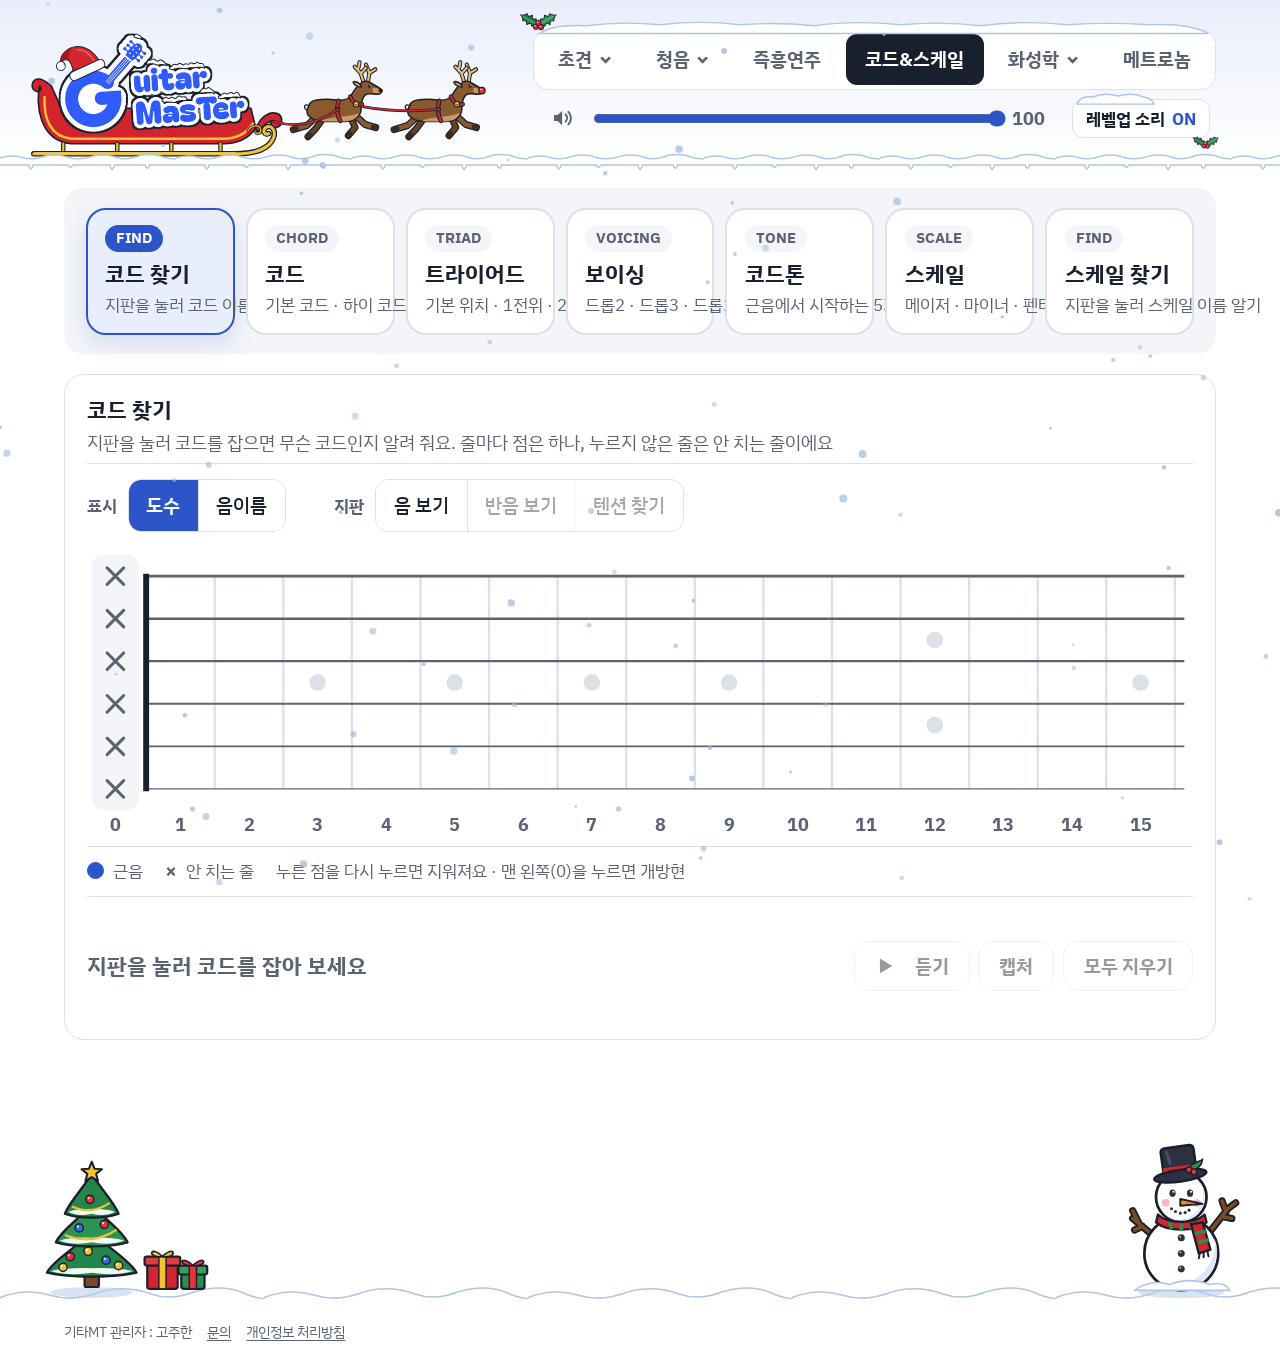
<file: chordscale/index.html>
<!doctype html>
<html lang="ko">
<head>
<meta charset="utf-8">
<meta name="viewport" content="width=device-width, initial-scale=1, viewport-fit=cover">
<script src="../theme.js?v=9"></script>
<link rel="stylesheet" href="../theme.css?v=8">
<meta name="description" content="코드 찾기 · 코드 사전 · 트라이어드 · 보이싱 · 스케일을 기타 지판에서 보고 듣기">
<meta property="og:type" content="website">
<meta property="og:site_name" content="기타MT">
<meta property="og:title" content="코드&amp;스케일 | 기타MT">
<meta property="og:description" content="코드 찾기 · 코드 사전 · 트라이어드 · 보이싱 · 스케일을 기타 지판에서 보고 듣기">
<meta property="og:url" content="https://guitarmt.com/chordscale/">
<meta property="og:image" content="https://guitarmt.com/og.png?v=7">
<meta property="og:image:width" content="1200">
<meta property="og:image:height" content="630">
<meta name="twitter:card" content="summary_large_image">
<title>코드&amp;스케일 | 기타MT</title>
<link rel="icon" href="../favicon.ico?v=6" sizes="any">
<link rel="icon" type="image/png" href="../favicon.png?v=6">
<link rel="apple-touch-icon" href="../apple-touch-icon.png?v=6">
<link rel="preconnect" href="https://fonts.googleapis.com">
<link rel="stylesheet" href="https://fonts.googleapis.com/css2?family=IBM+Plex+Sans+KR:wght@400;500;700&family=Black+Han+Sans&family=Noto+Music&display=swap">
<style>body{margin:0}[hidden]{display:none!important}

/* 레이아웃: 머리 띠 → 진행 카드·설정 → 흰 악보(반복 재생) → 즉흥연주 스케일 */
:root{
  --bg:#FFFFFF; --ink:#18202E; --muted:#5B6372; --line:#DCE1E8; --tile:#F3F5F8;
  --accent:#2B55C9; --accent-soft:#E9EEFB; --accent-shadow:rgba(43,85,201,.25); --accent-glow:rgba(43,85,201,.16);
  --hard:#E8461F; --hard-bg:#FFF1EC;
  --f-body:'IBM Plex Sans KR',system-ui,sans-serif;
  --f-disp:'Black Han Sans','IBM Plex Sans KR',sans-serif;
  --f-music:'Noto Music','Bravura',serif;
  color-scheme:light;
}
*{box-sizing:border-box}
body{background:var(--bg);color:var(--ink);font-family:var(--f-body);font-size:18px;line-height:1.55}
button{font:inherit;cursor:pointer}
.band{border-bottom:1.5px solid var(--line);background:linear-gradient(180deg,var(--accent-soft),var(--bg))}
.band .in{max-width:1080px;margin:0 auto;padding-block:26px 22px;
  padding-left:max(16px,env(safe-area-inset-left,0px));padding-right:max(16px,env(safe-area-inset-right,0px));
  display:flex;align-items:center;gap:16px}
h1{margin:0;font-size:32px;font-weight:700;letter-spacing:-0.01em;line-height:1.15}
h1.logo{font-family:var(--f-disp);font-weight:400;font-size:36px;letter-spacing:.01em;line-height:1.1} h1.logo img{display:block;height:92px;width:auto;margin:-6px 0 -6px -5px}
.wrap{max-width:1080px;margin:0 auto;padding-block:22px 44px;
  padding-left:max(16px,env(safe-area-inset-left,0px));padding-right:max(16px,env(safe-area-inset-right,0px));
  display:flex;flex-direction:column;gap:18px}

.panel{display:flex;flex-direction:column;gap:14px;padding:18px 20px;border-radius:18px;background:var(--tile)}
.field{display:flex;align-items:center;gap:12px;flex-wrap:wrap}
.label{font-size:15px;font-weight:700;color:var(--muted);min-width:44px}

/* 진행 카드 (단계 카드와 같은 테두리·선택 색) — 앞으로 진행이 늘어나면 칸이 채워짐 */
#progs{display:grid;grid-template-columns:repeat(4,minmax(0,1fr));gap:10px}
.pcard{position:relative;text-align:left;border:2px solid var(--line);border-radius:18px;padding:14px 16px 13px;background:var(--bg);color:var(--ink);display:flex;flex-direction:column;gap:3px;min-width:0}
.pcard .tag{align-self:flex-start;padding:1px 10px;border-radius:999px;background:var(--tile);color:var(--muted);font-size:14px;font-weight:700;line-height:1.6}
.pcard .name{font-weight:700;font-size:20px;line-height:1.3;margin-top:4px}
.pcard .sub{font-size:15.5px;color:var(--muted);white-space:nowrap;overflow:hidden;text-overflow:ellipsis}
.pcard[aria-pressed="true"]{border-color:var(--accent);background:var(--accent-soft);box-shadow:0 8px 20px var(--accent-glow)}
.pcard[aria-pressed="true"] .tag{background:var(--accent);color:var(--bg)}
.lvdesc{font-size:16px;color:var(--muted);margin-top:-4px}

/* 이어 붙인 버튼 묶음 */
.seg{display:inline-flex;flex-wrap:wrap;border:1.5px solid var(--line);border-radius:12px;overflow:hidden;background:var(--bg)}
.seg button{min-height:46px;padding:8px 16px;border:0;border-right:1.5px solid var(--line);background:var(--bg);font-size:17px;font-weight:500;color:var(--ink)}
.seg button:last-child{border-right:0}
.seg button[aria-pressed="true"]{background:var(--accent);color:var(--bg);font-weight:700}
#keys button{display:flex;flex-direction:column;align-items:center;justify-content:center;gap:0;min-height:56px;padding:6px 13px;line-height:1.15}
#keys .kl{font-size:18px;font-weight:700;white-space:nowrap}
#keys .ks{font-size:13px;font-weight:500;color:var(--muted);font-variant-numeric:tabular-nums}
#keys button[aria-pressed="true"] .ks{color:var(--bg)}
.tempo{display:flex;align-items:center;gap:12px}
.tempo input{width:170px;accent-color:var(--accent)}
.tempo output{font-weight:700;font-variant-numeric:tabular-nums;min-width:72px}
.check{display:inline-flex;align-items:center;gap:10px;min-height:48px;padding:0 18px 0 10px;border:1.5px solid var(--line);border-radius:999px;background:var(--bg);font-size:16.5px;font-weight:500;color:var(--ink);cursor:pointer;user-select:none;-webkit-user-select:none}
.check input{appearance:none;-webkit-appearance:none;flex:none;width:38px;height:24px;margin:0;border-radius:12px;background:var(--line);position:relative;cursor:pointer;transition:background .15s}
.check input::after{content:"";position:absolute;top:3px;left:3px;width:18px;height:18px;border-radius:50%;background:var(--bg);box-shadow:0 1px 3px rgba(24,32,46,.3);transition:left .15s}
.check input:checked{background:var(--accent)}
.check input:checked::after{left:17px}
button:focus-visible,input:focus-visible{outline:3px solid var(--accent);outline-offset:2px}

/* 설정: 악보 상자 · 연주 상자 (코드 초견과 같은 모양) */
.setgrid{display:grid;grid-template-columns:minmax(0,2fr) minmax(0,1fr);gap:12px;align-items:stretch}
.setbox{display:flex;flex-direction:column;gap:12px;padding:14px 16px 16px;border:1.5px solid var(--line);border-radius:14px;background:var(--bg)}
.setbox h3{margin:0;font-size:15px;font-weight:700;color:var(--muted)}
.setbox .label{min-width:48px}
.scorebody{flex:1;display:flex;flex-wrap:wrap;align-items:center;gap:12px 20px}
.varfield{align-items:center;flex:none}
.keyfield{align-items:stretch;flex:1 1 300px;min-width:0}
#vars{display:flex;flex-direction:column} #vars button{border-right:0;border-bottom:1.5px solid var(--line);text-align:left;line-height:1.3} #vars button:last-child{border-bottom:0}
#vars .vs{display:block;font-size:14px;font-weight:500;color:var(--muted)} #vars button[aria-pressed="true"] .vs{color:var(--bg)}
.varfield{align-items:center;flex:none}
.keyfield .label{align-self:center;min-width:0}
.keys{display:flex;gap:8px;align-items:stretch;min-width:0;flex:1}
.keys .kc{display:flex} .keys .kc button{flex:1;height:auto;padding-left:8px;padding-right:8px}
.krows{display:flex;flex-direction:column;gap:8px;min-width:0;flex:1}
.krows .seg{display:flex;flex-wrap:nowrap} .krows .seg button{flex:1;min-width:0;padding-left:4px;padding-right:4px}
.setbox .tempo{flex-wrap:nowrap} .setbox .tempo input{flex:1;width:auto;min-width:80px}
@container (min-width:760.02px){
  .scorebody{gap:14px 24px}
  .scorebody .label{font-size:16px}
  .scorebody #vars button{min-height:50px;padding:8px 17px;font-size:17.5px}
  .krows{gap:12px} #keys .krows .seg button{min-height:56px;padding-left:4px;padding-right:4px}
  .keys{gap:10px} #keys .kc button{padding-left:14px;padding-right:14px}
  #keys .kl{font-size:18.5px}
}
.binfo{display:flex;flex-wrap:wrap;align-items:center;gap:8px 22px;font-size:17px;color:var(--muted)}
.binfo b{color:var(--ink);font-size:18px}
.binfo .chip{padding:3px 12px;border-radius:999px;background:var(--tile);font-size:15px;font-weight:700;color:var(--muted)}
.binfo .chip.ok{background:var(--accent-soft);color:var(--accent)}
.optlist{display:flex;flex-direction:column}
.optlist .check{flex-direction:row-reverse;justify-content:space-between;gap:12px;min-height:46px;padding:0;border:0;border-top:1.5px solid var(--line);border-radius:0;background:transparent;font-size:17px}
.optlist .check:first-child{border-top:0}
.optlist .pair{display:grid;grid-template-columns:minmax(0,1fr) minmax(0,1fr);border-top:1.5px solid var(--line)}
.optlist .pair .check{border-top:0;min-width:0;white-space:nowrap}
.optlist .pair .check+.check{border-left:1.5px solid var(--line);padding-left:12px}
.optlist .pair .check:first-child{padding-right:12px}

/* 악보 */
.sheet{background:var(--bg);border:1.5px solid var(--line);border-radius:18px;padding:20px 14px 14px;box-shadow:0 10px 30px rgba(24,32,46,.07);overflow:hidden}
.meta{display:flex;flex-wrap:wrap;gap:6px 18px;padding:0 10px 6px;font-size:16px;color:var(--muted)}
.meta b{color:var(--ink)}
.targets{display:flex;flex-wrap:wrap;align-items:center;gap:8px 12px;padding:2px 10px 8px}   /* 타겟 노트: 누른 도수의 음을 오선에 표시 (여러 개 같이 켤 수 있음) */
.targets .seg button{min-width:64px}
#score .tnote{fill:var(--accent);stroke:var(--accent)}
#score{display:block;width:100%;height:auto;color:var(--ink)}
.scorewrap{overflow-x:auto;-webkit-overflow-scrolling:touch}   /* 글씨를 줄이지 않으려고, 넘칠 때만 옆으로 밀어서 봄 */
.scrollhint{padding:4px 10px 0;font-size:15px;font-weight:700;color:var(--muted);text-align:center}
#score .barhl{fill:var(--accent-soft);opacity:0}
#score .bar.on .barhl{opacity:1}
#score .bar.on .cname{fill:var(--accent)}
.actions{display:grid;grid-template-columns:minmax(0,1fr);gap:10px;margin:10px -14px -14px;padding:14px;border-top:1.5px solid var(--line);background:var(--tile)}
.btn{display:inline-flex;align-items:center;justify-content:center;gap:10px;min-height:56px;padding:0 16px;border-radius:14px;border:1.5px solid var(--line);background:var(--bg);font-size:18px;font-weight:700;color:var(--ink);white-space:nowrap}
.btn svg{width:18px;height:18px;fill:currentColor;flex:none}
.btn.primary{background:var(--accent);border-color:var(--accent);color:var(--bg)}
.btn[aria-disabled="true"]{opacity:.45}
.status{font-size:16px;color:var(--muted);min-height:1.5em}
.credit{margin:8px 0 0;font-size:14px;color:var(--muted)}

/* 즉흥연주 스케일 */
.scales{display:flex;flex-direction:column;gap:0;padding:16px 20px 6px;border:1.5px solid var(--line);border-radius:18px;background:var(--bg)}
.scales h2{margin:0 0 2px;font-size:20px;font-weight:700}
.scales .hint{margin:0 0 6px;font-size:16px;color:var(--muted)}
.srow{display:grid;grid-template-columns:200px minmax(0,1fr) auto;align-items:center;gap:10px 16px;padding:14px 0;border-top:1.5px solid var(--line)}
.srow:first-of-type{border-top:0}
.sname{font-weight:700;font-size:18px;line-height:1.3}
.sname small{display:block;font-size:14.5px;font-weight:500;color:var(--muted)}
.notes{display:flex;flex-wrap:wrap;gap:8px}
.note{display:flex;flex-direction:column;align-items:center;min-width:54px;padding:6px 8px 5px;border:1.5px solid var(--line);border-radius:12px;background:var(--bg);line-height:1.2}
.note b{font-size:20px}
.note span{font-size:14px;color:var(--muted);font-variant-numeric:tabular-nums}
.note.root{background:var(--tile)}
.note.blue{border-color:var(--accent);background:var(--accent-soft)} .note.blue b,.note.blue span{color:var(--accent)}
.note.on{background:var(--accent);border-color:var(--accent)} .note.on b,.note.on span{color:var(--bg)}
.sbtn{min-height:46px;padding:0 18px;font-size:17px}
.legend{display:flex;align-items:center;flex-wrap:wrap;gap:6px 8px;padding:10px 0 12px;border-top:1.5px solid var(--line);font-size:15px;color:var(--muted)}
.legend i{display:inline-block;width:16px;height:16px;border-radius:50%;border:1.5px solid var(--accent);background:var(--accent-soft);flex:none}
.legend i.lr{background:var(--accent)} .legend>span{display:inline-flex;align-items:center;gap:8px;margin-right:12px}
/* 기타 지판 (K 요청 2026-11-13): 0~15프렛 전체 + 포지션 1~5, 점 글자는 도수 / 음이름 */
#scaleRows{border-top:1.5px solid var(--line)}   /* 음이름 칸 · 듣기는 상자 맨 아래 (K 요청 2026-11-13) */
.scsel{display:flex;flex-wrap:wrap;gap:10px 16px;align-items:center;padding:4px 0 12px}
.fbctl{display:flex;flex-wrap:wrap;gap:10px 20px;align-items:center;padding:14px 0 10px;border-top:1.5px solid var(--line)}
.fbctl .seg button{min-width:52px}
.fbwrap{overflow-x:auto;-webkit-overflow-scrolling:touch}
#fb{display:block;width:100%;min-width:760px;height:auto}
#fb2{display:block;width:100%;min-width:760px;height:auto}
#vfb{display:block;width:100%;min-width:760px;height:auto}
#fb .fstr{stroke:var(--muted)} #fb .ffret{stroke:var(--line);stroke-width:2} #fb .fnut{stroke:var(--ink);stroke-width:5}
#fb2 .fstr{stroke:var(--muted)} #fb2 .ffret{stroke:var(--line);stroke-width:2} #fb2 .fnut{stroke:var(--ink);stroke-width:5}
#vfb .fstr{stroke:var(--muted)} #vfb .ffret{stroke:var(--line);stroke-width:2} #vfb .fnut{stroke:var(--ink);stroke-width:5}
#fb .fmark{fill:var(--line)} #fb .fnum{fill:var(--muted);font-size:15px;font-weight:700;text-anchor:middle;font-family:var(--f-body)}
#fb2 .fmark{fill:var(--line)} #fb2 .fnum{fill:var(--muted);font-size:15px;font-weight:700;text-anchor:middle;font-family:var(--f-body)}
#vfb .fmark{fill:var(--line)} #vfb .fnum{fill:var(--muted);font-size:15px;font-weight:700;text-anchor:middle;font-family:var(--f-body)}
#fb .fband{fill:var(--accent-soft);stroke:var(--accent);stroke-width:1.5;stroke-dasharray:5 4}
#fb2 .fband{fill:var(--accent-soft);stroke:var(--accent);stroke-width:1.5;stroke-dasharray:5 4}
#vfb .fband{fill:var(--accent-soft);stroke:var(--accent);stroke-width:1.5;stroke-dasharray:5 4}
#fb .fdot{cursor:pointer}
#fb2 .fdot{cursor:pointer}
#vfb .fdot{cursor:pointer}
#fb .fdot .bk{fill:var(--bg)}
#fb2 .fdot .bk{fill:var(--bg)}
#vfb .fdot .bk{fill:var(--bg)}
#fb .fdot .c{fill:var(--bg);stroke:var(--ink);stroke-width:1.6}
#fb2 .fdot .c{fill:var(--bg);stroke:var(--ink);stroke-width:1.6}
#vfb .fdot .c{fill:var(--bg);stroke:var(--ink);stroke-width:1.6}
#fb .fdot text{fill:var(--ink);font-size:14px;font-weight:700;text-anchor:middle;dominant-baseline:central;font-family:var(--f-body);pointer-events:none} #fb .fdot text.sm{font-size:12px;letter-spacing:-.5px}   /* ♭♭7 · ♯11 · 시♭♭ 처럼 긴 글자 (2026-11-19) */
#fb2 .fdot text{fill:var(--ink);font-size:14px;font-weight:700;text-anchor:middle;dominant-baseline:central;font-family:var(--f-body);pointer-events:none}
#vfb .fdot text{fill:var(--ink);font-size:14px;font-weight:700;text-anchor:middle;dominant-baseline:central;font-family:var(--f-body);pointer-events:none} #vfb .fdot text.sm{font-size:12px;letter-spacing:-.5px}
#fb .fdot.root .c{fill:var(--accent);stroke:var(--accent)} #fb .fdot.root text{fill:var(--bg)}
#fb2 .fdot.root .c{fill:var(--accent);stroke:var(--accent)} #fb2 .fdot.root text{fill:var(--bg)}
#vfb .fdot.root .c{fill:var(--accent);stroke:var(--accent)} #vfb .fdot.root text{fill:var(--bg)}
#fb .fdot.blue .c{fill:var(--accent-soft);stroke:var(--accent)} #fb .fdot.blue text{fill:var(--accent)}
#fb2 .fdot.blue .c{fill:var(--accent-soft);stroke:var(--accent)} #fb2 .fdot.blue text{fill:var(--accent)}
#vfb .fdot.blue .c{fill:var(--accent-soft);stroke:var(--accent)} #vfb .fdot.blue text{fill:var(--accent)}
#fb .fdot.dim .c,#fb .fdot.dim text{opacity:.28}
#fb2 .fdot.dim .c,#fb2 .fdot.dim text{opacity:.28}
#vfb .fdot.dim .c,#vfb .fdot.dim text{opacity:.28}
#fb .fdot.on .c{fill:var(--ink);stroke:var(--ink)} #fb .fdot.on text{fill:var(--bg)} #fb .fdot.on .c,#fb .fdot.on text{opacity:1}
#fb2 .fdot.on .c{fill:var(--ink);stroke:var(--ink)} #fb2 .fdot.on text{fill:var(--bg)} #fb2 .fdot.on .c,#fb2 .fdot.on text{opacity:1}
#vfb .fdot.on .c{fill:var(--ink);stroke:var(--ink)} #vfb .fdot.on text{fill:var(--bg)} #vfb .fdot.on .c,#vfb .fdot.on text{opacity:1}

/* 광고 자리: 컴퓨터는 양옆 세로(160×600), 휴대폰·태블릿은 버튼 아래 가로(320×100). ads-off면 숨김 */
.layout{max-width:1448px;margin:0 auto}
.wrap{container-type:inline-size}
.ad{display:none;flex-direction:column;align-items:center;justify-content:center;gap:4px;border:1.5px dashed var(--line);border-radius:12px;background:var(--tile);color:var(--muted);font-size:15px;font-weight:700}
.ad small{font-size:13px;font-weight:500;font-variant-numeric:tabular-nums}
.ad-side{width:160px;height:600px}
.ad-bottom{width:100%;max-width:320px;height:100px;margin:0 auto}
@media (min-width:1024px){
  body:not(.ads-off) .layout{display:grid;grid-template-columns:160px minmax(0,1fr) 160px;gap:24px;align-items:start;
    padding-block:22px 0;padding-left:max(16px,env(safe-area-inset-left,0px));padding-right:max(16px,env(safe-area-inset-right,0px))}
  body:not(.ads-off) .layout .wrap{max-width:none;margin:0;width:auto;padding-left:0;padding-right:0;padding-top:0}
  body:not(.ads-off) .ad-side{display:flex}
  body:not(.ads-off) .band .in{max-width:1448px;padding-left:calc(max(16px,env(safe-area-inset-left,0px)) + 184px);padding-right:calc(max(16px,env(safe-area-inset-right,0px)) + 184px)}
}
@media (max-width:1023.98px){ body:not(.ads-off) .ad-bottom{display:flex} }
@container (max-width:760px){
  .setgrid{grid-template-columns:1fr}
  #progs{grid-template-columns:repeat(2,minmax(0,1fr))}
  .srow{grid-template-columns:minmax(0,1fr) auto} .srow .notes{grid-column:1 / -1;grid-row:2}
}

@media (max-width:720px){
  .band .in{padding-block:18px 16px} h1{font-size:25px} h1.logo img{height:72px}
  .panel{padding:14px 12px}
  #progs{gap:6px}
  .pcard{padding:10px 12px 10px;border-radius:14px}
  .pcard .name{font-size:18px} .pcard .sub{font-size:14.5px}
  .seg button{padding:8px 12px}
  .setbox{padding:12px 12px 14px} .setbox .label{min-width:40px}
  .scorebody{flex-direction:column;align-items:stretch}
  .varfield #vars{flex-direction:row;flex:1} .varfield #vars button{flex:1;border-bottom:0;border-right:1.5px solid var(--line);text-align:center} .varfield #vars button:last-child{border-right:0}
  .keyfield{flex:none;flex-direction:column;align-items:stretch;gap:8px} .keyfield .label{align-self:flex-start}   /* 휴대폰: 키 버튼을 넓게 (F♯m 같은 이름이 들어가게) */
  .varfield #vars{flex-direction:row;flex:1} .varfield #vars button{flex:1;border-bottom:0;border-right:1.5px solid var(--line);text-align:center} .varfield #vars button:last-child{border-right:0}
  #keys button{padding:6px 6px;min-width:36px}
  #keys .kl{font-size:16px}
  .actions{gap:6px;margin:8px -14px -14px;padding:10px} .btn{min-height:50px;padding:0 6px;font-size:16px;gap:6px} .btn svg{width:15px;height:15px}
  .scales{padding:14px 14px 4px}
  .note{min-width:46px;padding:5px 6px 4px} .note b{font-size:18px}
  .sbtn{padding:0 14px}
  .scsel .seg{display:grid;grid-auto-flow:column;grid-auto-columns:minmax(0,1fr);flex:1} .scsel .seg button{padding:6px 4px;font-size:15.5px;line-height:1.25;word-break:keep-all}
  .scsel .seg button:last-child{border-right:0}
  #fb{min-width:900px}   /* 휴대폰: 점 글씨가 작아지지 않게 실제 크기로 두고 옆으로 밀기 */
  #fb2{min-width:900px}   /* 휴대폰: 점 글씨가 작아지지 않게 실제 크기로 두고 옆으로 밀기 */
  #vfb{min-width:900px}   /* 휴대폰: 점 글씨가 작아지지 않게 실제 크기로 두고 옆으로 밀기 */
  .fbctl{gap:10px} .fbctl .field{width:100%} .fbctl .seg{flex:1;display:grid;grid-auto-flow:column;grid-auto-columns:minmax(0,1fr)} .fbctl .seg button{min-width:0;padding:8px 4px}
}

/* 코드 찾기 (K 요청 2026-11-17, 시안 1 가로 지판): 지판을 눌러 잡은 코드의 이름을 알려 줌 */
#ffb{display:block;width:100%;min-width:760px;height:auto;cursor:pointer;-webkit-tap-highlight-color:transparent}
#sfb{display:block;width:100%;min-width:760px;height:auto;cursor:pointer;-webkit-tap-highlight-color:transparent}
#ffb .fstr{stroke:var(--muted)} #ffb .ffret{stroke:var(--line);stroke-width:2} #ffb .fnut{stroke:var(--ink);stroke-width:5}
#sfb .fstr{stroke:var(--muted)} #sfb .ffret{stroke:var(--line);stroke-width:2} #sfb .fnut{stroke:var(--ink);stroke-width:5}
#ffb .fmark{fill:var(--line)} #ffb .fnum{fill:var(--muted);font-size:15px;font-weight:700;text-anchor:middle;font-family:var(--f-body)}
#sfb .fmark{fill:var(--line)} #sfb .fnum{fill:var(--muted);font-size:15px;font-weight:700;text-anchor:middle;font-family:var(--f-body)}
#ffb .fopen{fill:var(--tile)}
#sfb .fopen{fill:var(--tile)}
#ffb .fmute{stroke:var(--muted);stroke-width:2.6;stroke-linecap:round;fill:none}
#sfb .fmute{stroke:var(--muted);stroke-width:2.6;stroke-linecap:round;fill:none}
#ffb .fdot{pointer-events:none}
#sfb .fdot{pointer-events:none}
#ffb .fname{fill:var(--muted);stroke:var(--bg);stroke-width:7px;paint-order:stroke;stroke-linejoin:round;font-size:15px;font-weight:700;text-anchor:middle;dominant-baseline:central;font-family:var(--f-body);pointer-events:none}
#sfb .fname{fill:var(--muted);stroke:var(--bg);stroke-width:7px;paint-order:stroke;stroke-linejoin:round;font-size:15px;font-weight:700;text-anchor:middle;dominant-baseline:central;font-family:var(--f-body);pointer-events:none}
#ffb .fname.semi{fill-opacity:.55;font-weight:600}
#sfb .fname.semi{fill-opacity:.55;font-weight:600}
#fnSel .ftbtn[aria-pressed="true"]{background:var(--ten-bg);color:var(--ten);box-shadow:inset 0 0 0 2px var(--ten)}
#fnSel button[aria-disabled="true"]{opacity:.4;cursor:default}
/* 코드 찾기 표시 줄 (K 지적 2026-11-17): 이름은 버튼에 붙이고, 묶음 사이는 넓게 — 컴퓨터만 */
@media (min-width:721px){ .fbctl.fnd{column-gap:44px} .fbctl.fnd .field{gap:10px} .fbctl.fnd .label{min-width:0} }
#ffb .fdot .c{fill:var(--bg);stroke:var(--accent);stroke-width:2.5}
#sfb .fdot .c{fill:var(--bg);stroke:var(--accent);stroke-width:2.5}
#ffb .fdot text{fill:var(--accent);font-size:14px;font-weight:700;text-anchor:middle;dominant-baseline:central;font-family:var(--f-body)}
#sfb .fdot text{fill:var(--accent);font-size:14px;font-weight:700;text-anchor:middle;dominant-baseline:central;font-family:var(--f-body)}
#ffb .fdot text.sm{font-size:12px}
#sfb .fdot text.sm{font-size:12px}
#ffb .fdot.root .c{fill:var(--accent)} #ffb .fdot.root text{fill:var(--bg)}
#sfb .fdot.root .c{fill:var(--accent)} #sfb .fdot.root text{fill:var(--bg)}
#ffb .fdot.on .c{fill:var(--ink);stroke:var(--ink)} #ffb .fdot.on text{fill:var(--bg)}
#sfb .fdot.on .c{fill:var(--ink);stroke:var(--ink)} #sfb .fdot.on text{fill:var(--bg)}
.fres{min-height:124px;display:grid;grid-template-columns:minmax(150px,auto) minmax(0,1fr) auto;align-items:center;gap:12px 22px;padding:16px 0 14px;border-top:1.5px solid var(--line)}
.fname{font-size:46px;font-weight:800;line-height:1.1;word-break:keep-all}
.fname small{display:block;margin-top:4px;font-size:16px;font-weight:600;color:var(--muted)}
.fname.empty{font-size:20px;font-weight:700;color:var(--muted)}
.fmid{display:flex;flex-direction:column;gap:10px;min-width:0}
.falt{display:flex;flex-wrap:wrap;align-items:center;gap:6px;font-size:16px;color:var(--muted)}
.falt b{padding:3px 12px;border:1.5px solid var(--line);border-radius:10px;color:var(--ink);font-size:18px}
.fbtns{display:flex;gap:8px}
.fsaved{grid-column:1 / -1;margin:0;padding:10px 14px;border-radius:12px;background:var(--accent-soft);color:var(--accent);font-size:16px;font-weight:700}
/* 텐션 찾기 — 주황 (K 시안 1) */
:root{--ten:#E8590C;--ten-bg:#FFF4E6} html[data-theme="dark"]{--ten:#FF922B;--ten-bg:rgba(255,146,43,.14)}
#ffb .ften{pointer-events:none} #ffb .ften circle{fill:var(--ten-bg);stroke:var(--ten);stroke-width:2;stroke-dasharray:4 3}
#ffb .ften text{fill:var(--ten);font-size:13.5px;font-weight:700;text-anchor:middle;dominant-baseline:central;font-family:var(--f-body)} #ffb .ften text.sm{font-size:11.5px}
.ften-row{grid-column:1 / -1;padding-top:12px;border-top:1.5px solid var(--line)}
.ften-row .th{font-size:16px;font-weight:700;color:var(--ink);margin-bottom:10px} .ften-row .th small{font-size:14.5px;font-weight:500;color:var(--muted);margin-left:6px}
.note.ten{border-color:var(--ten);background:var(--ten-bg)} .note.ten b,.note.ten span{color:var(--ten)}
.ften-row .none{margin:0;color:var(--muted);font-size:16px}
/* 코드톤 텐션 보기 (K 요청 2026-11-24) — 코드 찾기 텐션과 같은 주황 점선 */
#fb .fdot.ten .c{fill:var(--ten-bg);stroke:var(--ten);stroke-width:2;stroke-dasharray:4 3} #fb .fdot.ten text{fill:var(--ten)}
#tenBtn[aria-pressed="true"]{background:var(--ten-bg);color:var(--ten);box-shadow:inset 0 0 0 2px var(--ten)}
#tenBox{margin-left:10px} .legend i.lt{border:2px dashed var(--ten);background:var(--ten-bg)}
.srow .notes .tsep{align-self:center;color:var(--muted);font-size:16px;font-weight:700;padding:0 4px}
/* 스케일 찾기 (K 요청 2026-11-25) */
#sfb .fmiss{pointer-events:none} #sfb .fmiss circle{fill:var(--accent-soft);stroke:var(--accent);stroke-width:2;stroke-dasharray:4 3}
#sfb .fmiss text{fill:var(--accent);font-size:13.5px;font-weight:700;text-anchor:middle;dominant-baseline:central;font-family:var(--f-body)} #sfb .fmiss text.sm{font-size:11.5px}
.legend i.lm{border:2px dashed var(--accent);background:var(--accent-soft)}
.note.miss{border-style:dashed;border-color:var(--accent);background:var(--accent-soft)} .note.miss b,.note.miss span{color:var(--accent)}
.sfc{grid-column:1 / -1;padding-top:12px;border-top:1.5px solid var(--line)}
.sfc .th{font-size:16px;font-weight:700;color:var(--ink);margin-bottom:10px} .sfc .th small{font-size:14.5px;font-weight:500;color:var(--muted);margin-left:6px}
.sfc .list{display:grid;grid-template-columns:repeat(auto-fill,minmax(230px,1fr));gap:8px}
.sfbtn{display:flex;flex-direction:column;align-items:flex-start;gap:2px;padding:9px 12px;border:1.5px solid var(--line);border-radius:12px;background:var(--bg);color:var(--ink);text-align:left;cursor:pointer}
.sfbtn b{font-size:18px;line-height:1.3} .sfbtn span{font-size:14.5px;color:var(--muted)}
.sfbtn[aria-pressed="true"]{border-color:var(--accent);background:var(--accent-soft);box-shadow:inset 0 0 0 1px var(--accent)}
.sfc .none{margin:0;color:var(--muted);font-size:16px}
@media (max-width:720px){ .sfc .list{grid-template-columns:repeat(2,minmax(0,1fr))} .sfbtn{padding:8px 10px} .sfbtn b{font-size:16.5px} .sfbtn span{font-size:14px} #sfb{min-width:900px} #sfRoot{grid-template-columns:repeat(7,minmax(0,1fr))} }
@media (prefers-reduced-motion:reduce){ *{transition:none!important} }

/* 맨 위 메뉴 (모든 페이지 공통) */
.band .in{flex-wrap:wrap;row-gap:14px}
.brand{display:flex;align-items:center;gap:16px;color:inherit;text-decoration:none;margin-right:auto;min-width:0}
.nav{display:flex;gap:4px;background:var(--bg);border:1.5px solid var(--line);border-radius:14px;padding:4px}
.nav a{display:inline-flex;align-items:center;justify-content:center;min-height:46px;padding:0 18px;border-radius:10px;font-weight:700;font-size:17px;color:var(--muted);text-decoration:none;white-space:nowrap}
.nav a[aria-current="page"]{background:var(--ink);color:var(--bg)}
.nav a:focus-visible,.brand:focus-visible{outline:3px solid var(--accent);outline-offset:2px}
@media (max-width:720px){ .nav{width:100%;box-sizing:border-box;gap:2px} .nav a{flex:1 1 0;min-width:0;padding:4px 2px;font-size:15px;line-height:1.2;white-space:normal;text-align:center;word-break:keep-all} }   /* 메뉴 5칸: 휴대폰은 두 줄 글씨 허용 */


/* 코드&스케일 (K 요청 2026-11-16): 즉흥연주 스케일 상자와 같은 지판에 코드 · 스케일을 띄움 */
#progs{grid-template-columns:repeat(7,minmax(0,1fr))}
.scales .scsel{padding:4px 0 10px}
.scales .scsel .label,.fbctl .label{min-width:52px}
#fb .fbarre{fill:var(--accent-soft);stroke:var(--accent);stroke-width:1.5}
#fb2 .fbarre{fill:var(--accent-soft);stroke:var(--accent);stroke-width:1.5}
#vfb .fbarre{fill:var(--accent-soft);stroke:var(--accent);stroke-width:1.5}
#fb .fmute{stroke:var(--muted);stroke-width:2.6;stroke-linecap:round;fill:none}
#fb2 .fmute{stroke:var(--muted);stroke-width:2.6;stroke-linecap:round;fill:none}
#vfb .fmute{stroke:var(--muted);stroke-width:2.6;stroke-linecap:round;fill:none}
.legend i.lb{width:12px;height:22px;border-radius:6px}
.legend .lx{font-size:18px;color:var(--muted);line-height:1}
.srow .sbtn{display:inline-flex;align-items:center}
.flab{fill:var(--accent);font-size:15px;font-weight:700;text-anchor:middle;font-family:var(--f-body)}
#trQual button{min-width:64px}
#triRows{border-top:1.5px solid var(--line)}
.scsel .seg button:disabled{opacity:.32;cursor:default}
#cqSel button{min-width:64px}
#trMultiBox,#vMultiBox,.scsel .seg.acc{margin-left:10px}
.scsel .seg.acc button{min-width:52px;font-size:19px}
#rootSel button,#trRoot button,#crSel button{min-width:52px}
#scSel button{min-width:92px}
/* 보이싱 (K 요청 2026-11-17) */
#vsSel button{min-width:96px}
#vtSel button{min-width:86px}
.invtab[data-n="2"]{grid-template-columns:repeat(2,minmax(0,1fr))}
.invtab[data-n="1"]{grid-template-columns:minmax(0,320px)}
.itrow i{white-space:nowrap}
.itrow i.sm{font-size:13px;letter-spacing:-.5px}
#vqSel button{min-width:64px}
.invtab{display:grid;grid-template-columns:repeat(4,minmax(0,1fr));gap:10px;padding:16px 0 4px;border-top:1.5px solid var(--line)}
.invtab .ithead{grid-column:1 / -1;color:var(--muted);font-size:15px;font-weight:700}
.itrow{display:flex;flex-direction:column;gap:8px;padding:12px 14px;border:1.5px solid var(--line);border-radius:14px}
.itrow b{font-size:17px}
.itrow span{display:flex;gap:6px}
.itrow i{font-style:normal;display:inline-flex;align-items:center;justify-content:center;flex:1;max-width:46px;min-width:0;height:38px;padding:0 4px;border:1.5px solid var(--line);border-radius:10px;font-weight:700;font-size:16px}
.itrow i.r{background:var(--accent);border-color:var(--accent);color:var(--bg)}
@media (max-width:720px){ .invtab{grid-template-columns:repeat(2,minmax(0,1fr))} .itrow{padding:10px} .itrow span{gap:4px} .itrow i{font-size:15px} #vsSel{grid-template-columns:repeat(var(--n,3),minmax(0,1fr))!important} #vsSel[data-n="2"]{--n:2} #vsSel[data-n="3"]{--n:3} #vsSel[data-n="4"]{--n:2} #vqSel{grid-template-columns:repeat(var(--qn,5),minmax(0,1fr))!important} #vqSel[data-n="4"]{--qn:4} #vtSel{grid-template-columns:repeat(4,minmax(0,1fr))!important} #vrSel{grid-template-columns:repeat(7,minmax(0,1fr))!important} #vqSel{grid-template-columns:repeat(var(--qn,5),minmax(0,1fr))!important} .scales .scsel #vMultiBox{margin:0;grid-template-columns:minmax(0,1fr)} }


/* 전위 색 — 보이싱 · 트라이어드 (K 확정 2026-11-17 시안 2): 흰 바탕 + 색 테두리 + 색 글자, 근음만 색으로 채움
   기본 위치 파랑 · 1전위 빨강 · 2전위 노랑 · 3전위 초록 */
:root{--vc0:#3B5BDB;--vc1:#E03131;--vc2:#E8A100;--vc3:#2B8A3E}
html[data-theme="dark"]{--vc0:#6C8CFF;--vc1:#FF6B6B;--vc2:#FFB020;--vc3:#40C057}
:is(#vfb,#fb2) .fdot[class*="vc"] .c{fill:var(--bg);stroke-width:3}
:is(#vfb,#fb2) .fdot.vc0 .c{stroke:var(--vc0)} :is(#vfb,#fb2) .fdot.vc1 .c{stroke:var(--vc1)}
:is(#vfb,#fb2) .fdot.vc2 .c{stroke:var(--vc2)} :is(#vfb,#fb2) .fdot.vc3 .c{stroke:var(--vc3)}
:is(#vfb,#fb2) .fdot.vc0 text{fill:var(--vc0)} :is(#vfb,#fb2) .fdot.vc1 text{fill:var(--vc1)}
:is(#vfb,#fb2) .fdot.vc2 text{fill:var(--vc2)} :is(#vfb,#fb2) .fdot.vc3 text{fill:var(--vc3)}
:is(#vfb,#fb2) .fdot.root.vc0 .c{fill:var(--vc0)} :is(#vfb,#fb2) .fdot.root.vc1 .c{fill:var(--vc1)}
:is(#vfb,#fb2) .fdot.root.vc2 .c{fill:var(--vc2)} :is(#vfb,#fb2) .fdot.root.vc3 .c{fill:var(--vc3)}
:is(#vfb,#fb2) .fdot.root[class*="vc"] text{fill:#fff}
:is(#vfb,#fb2) .fdot.on .c{fill:var(--ink);stroke:var(--ink)} :is(#vfb,#fb2) .fdot.on text{fill:var(--bg)}
.vsw{display:inline-block;width:18px;height:18px;border-radius:50%;margin-right:6px;vertical-align:-3px;box-sizing:border-box;background:var(--bg);border:3px solid var(--muted)}
.vsw.vc0{border-color:var(--vc0)} .vsw.vc1{border-color:var(--vc1)} .vsw.vc2{border-color:var(--vc2)} .vsw.vc3{border-color:var(--vc3)}
.vsw.vroot{background:var(--muted);border-color:var(--muted)}
.itrow b .vsw{display:inline-block;margin-right:8px}
.itrow b{display:flex;align-items:center}
.itrow b{display:flex;align-items:center}

/* 음 순서 칸 = 고르기 버튼 (K 요청 2026-11-17 "누르면 스케일처럼 그 부분만 켜지게, 전체 칸도") */
#vInvtab{grid-template-columns:minmax(96px,.55fr) repeat(var(--cn,4),minmax(0,1fr))}
#vInvtab[data-n="1"]{--cn:1} #vInvtab[data-n="2"]{--cn:2} #vInvtab[data-n="3"]{--cn:3}
#vInvtab[data-n="1"],#vInvtab[data-n="2"]{grid-template-columns:minmax(96px,.55fr) repeat(var(--cn),minmax(0,1fr)) minmax(0,1fr)}
#vRows{border-top:1.5px solid var(--line);margin-top:8px}
#vInvtab .itrow{font:inherit;color:inherit;text-align:left;background:var(--bg);cursor:pointer;border-width:2px}
#vInvtab .itrow[aria-pressed="true"]{border-color:var(--accent);background:var(--accent-soft)}
#vInvtab .itall{justify-content:center;gap:2px}
#vInvtab .itall small{color:var(--muted);font-size:14px}
@media (max-width:720px){ #vInvtab{grid-template-columns:repeat(2,minmax(0,1fr))} #vInvtab .itall{grid-column:1 / -1;flex-direction:row;align-items:center;gap:10px;padding:10px 14px} }
#cgSel button{min-width:110px} #cqSel button{min-width:72px} #cbSel button{min-width:118px}
.mini .mgrp{overflow:hidden;text-overflow:ellipsis}
.minis .none{grid-column:1 / -1;margin:8px 0;color:var(--muted);font-size:17px}
.minis{display:grid;grid-template-columns:repeat(3,minmax(0,1fr));gap:12px;padding:14px 0 16px;border-top:1.5px solid var(--line)}
.mini{display:flex;flex-direction:column;gap:6px;padding:12px 14px 8px;border:2px solid var(--line);border-radius:16px;background:var(--bg);color:var(--ink);text-align:left;min-width:0}
.mhead{display:flex;align-items:center;gap:10px}
.mini .mname{font-weight:700;font-size:22px;line-height:1.2}
.mini .mgrp{padding:1px 10px;border-radius:999px;background:var(--tile);color:var(--muted);font-size:14px;font-weight:700;line-height:1.6;white-space:nowrap}
.mini .mplay{margin-left:auto;display:inline-flex;align-items:center;font-size:15px;font-weight:700;color:var(--muted);white-space:nowrap}
.mini.on{border-color:var(--accent);background:var(--accent-soft)} .mini.on .mplay{color:var(--accent)}
.minisvg{display:block;width:100%;height:auto}
.minisvg .fstr{stroke:var(--muted)} .minisvg .ffret{stroke:var(--line);stroke-width:2} .minisvg .fnut{stroke:var(--ink);stroke-width:5}
.minisvg .fnum{fill:var(--muted);font-size:14px;font-weight:700;text-anchor:middle;font-family:var(--f-body)}
.minisvg .fbarre{fill:var(--accent-soft);stroke:var(--accent);stroke-width:1.5}
.minisvg .fmute{stroke:var(--muted);stroke-width:2.4;stroke-linecap:round;fill:none}
.minisvg .fdot .c{fill:var(--bg);stroke:var(--ink);stroke-width:1.6}
.minisvg .fdot text{fill:var(--ink);font-size:13.5px;font-weight:700;text-anchor:middle;dominant-baseline:central;font-family:var(--f-body)}
.minisvg .fdot text.sm{font-size:11px;letter-spacing:-.5px}
.minisvg .fdot.root .c{fill:var(--accent);stroke:var(--accent)} .minisvg .fdot.root text{fill:var(--bg)}
.minisvg .fdot.on .c{fill:var(--ink);stroke:var(--ink)} .minisvg .fdot.on text{fill:var(--bg)}
@container (max-width:900px){ .minis{grid-template-columns:repeat(2,minmax(0,1fr))} }
@container (max-width:560px){ .minis{grid-template-columns:minmax(0,1fr)} }
@container (max-width:760px){ #progs{grid-template-columns:repeat(7,minmax(0,1fr))} }
@media (max-width:720px){
  #progs .pcard{padding:10px 8px} #progs .pcard .name{font-size:17px} #progs .pcard .sub{display:none}
  #progs{grid-template-columns:repeat(4,minmax(0,1fr))}   /* 휴대폰: 카드 7개 → 4칸 + 3칸 */
  #progs .pcard{padding:9px 6px} #progs .pcard .name{word-break:keep-all;font-size:16px} #progs .pcard .tag{font-size:11.5px;padding:0 6px;max-width:100%;box-sizing:border-box;overflow:hidden}
  #ffb{min-width:900px}
  .fres{grid-template-columns:minmax(0,1fr)} .fres .fbtns{justify-content:stretch} .fres .fbtns .btn{flex:1} .fname{font-size:40px}
  .scales .scsel{flex-direction:column;align-items:stretch;gap:6px}
  .scales .scsel .seg{display:grid;grid-auto-flow:row;grid-auto-columns:auto;grid-template-columns:repeat(4,minmax(0,1fr));flex:none}
  .scales .scsel .seg button{padding:6px 4px;font-size:16px;line-height:1.25;word-break:keep-all;border-right:1.5px solid var(--line);border-bottom:1.5px solid var(--line);margin:0 -1.5px -1.5px 0}
  #crSel{grid-template-columns:repeat(7,minmax(0,1fr))} #cgSel{grid-template-columns:repeat(3,minmax(0,1fr))} #cqSel{grid-template-columns:repeat(var(--qn,4),minmax(0,1fr))} #cqSel[data-n="6"]{--qn:3} #cbSel{grid-template-columns:repeat(2,minmax(0,1fr))} #cqSel button{font-size:15px;padding:6px 1px} #rootSel,#trRoot,#vrSel{grid-template-columns:repeat(7,minmax(0,1fr))} .scales .scsel .seg.acc{margin:0;grid-template-columns:repeat(2,minmax(0,1fr))} #scSel{grid-template-columns:repeat(5,minmax(0,1fr))} #scSel button{min-width:0;padding-left:1px;padding-right:1px} #mdSel[data-n="3"]{grid-template-columns:repeat(3,minmax(0,1fr))} #mdSel[data-n="2"]{grid-template-columns:repeat(2,minmax(0,1fr))} #mdSel[data-n="4"]{grid-template-columns:repeat(4,minmax(0,1fr))} #mdSel[data-n="5"]{grid-template-columns:repeat(3,minmax(0,1fr))}
  .scales .scsel #trMultiBox,.scales .scsel #vMultiBox{margin:0;grid-template-columns:minmax(0,1fr)}
  #arRoot{grid-template-columns:repeat(7,minmax(0,1fr))} #arQual{grid-template-columns:repeat(4,minmax(0,1fr))} #arQual button{font-size:15px;padding:6px 1px} #arShape{grid-template-columns:repeat(3,minmax(0,1fr))}
  .minis{gap:10px}
}
</style>
</head>
<body class="ads-off">
<div class="band"><div class="in">
  <a class="brand" href="../">
    <div><h1 class="logo"><img src="../logo.png" alt="기타MT" width="190" height="100"></h1></div>
  </a>
  <nav class="nav" aria-label="메뉴">
    <div class="grp"><button type="button" class="gbtn" aria-haspopup="true" aria-expanded="false">초견<svg viewBox="0 0 12 12" aria-hidden="true"><path d="M2 4l4 4 4-4"/></svg></button><div class="drop"><div class="dropin"><a href="../">멜로디 초견</a><a href="../chord/">코드 초견</a></div></div></div>
    <div class="grp"><button type="button" class="gbtn" aria-haspopup="true" aria-expanded="false">청음<svg viewBox="0 0 12 12" aria-hidden="true"><path d="M2 4l4 4 4-4"/></svg></button><div class="drop"><div class="dropin"><a href="../ear/">멜로디 청음</a><a href="../chordear/">코드 청음</a></div></div></div>
    <a href="../improv/">즉흥<wbr>연주</a>
    <a href="./" aria-current="page">코드&amp;<wbr>스케일</a>
    <div class="grp r"><button type="button" class="gbtn" aria-haspopup="true" aria-expanded="false">화성학<svg viewBox="0 0 12 12" aria-hidden="true"><path d="M2 4l4 4 4-4"/></svg></button><div class="drop"><div class="dropin"><a href="../harmony/">기초 화성학</a><span class="soon" aria-disabled="true">고급 화성학<small>준비 중</small></span></div></div></div>
    <a href="../metronome/">메트로<wbr>놈</a>
  </nav>
</div></div>

<div class="layout">
<aside class="ad ad-side" aria-label="광고">광고<small>160×600</small></aside>
<div class="wrap">
  <section class="panel" aria-label="코드 · 스케일 고르기">
    <div id="progs" role="group" aria-label="코드 · 스케일">
      <button type="button" class="pcard" data-v="find"><span class="tag">FIND</span><span class="name">코드 찾기</span><span class="sub">지판을 눌러 코드 이름 알기</span></button>
      <button type="button" class="pcard" data-v="chord"><span class="tag">CHORD</span><span class="name">코드</span><span class="sub">기본 코드 · 하이 코드 · 7th 코드</span></button>
      <button type="button" class="pcard" data-v="tri"><span class="tag">TRIAD</span><span class="name">트라이어드</span><span class="sub">기본 위치 · 1전위 · 2전위</span></button>
      <button type="button" class="pcard" data-v="voi"><span class="tag">VOICING</span><span class="name">보이싱</span><span class="sub">드롭2 · 드롭3 · 드롭2&amp;4 · 쉘</span></button>
      <button type="button" class="pcard" data-v="arp"><span class="tag">TONE</span><span class="name">코드톤</span><span class="sub">근음에서 시작하는 5가지 모양</span></button>
      <button type="button" class="pcard" data-v="scale"><span class="tag">SCALE</span><span class="name">스케일</span><span class="sub">메이저 · 마이너 · 펜타토닉 · 모드 · 특수</span></button>
      <button type="button" class="pcard" data-v="sfind"><span class="tag">FIND</span><span class="name">스케일 찾기</span><span class="sub">지판을 눌러 스케일 이름 알기</span></button>
    </div>
  </section>

  <section class="scales" aria-label="코드와 스케일">
    <h2 id="boxTitle"></h2>
    <p class="hint" id="boxHint"></p>

    <div id="chordCtl">
      <div class="scsel field"><span class="label">근음</span><div class="seg" id="crSel" role="group" aria-label="코드 근음"></div></div>
      <div class="scsel field"><span class="label">묶음</span><div class="seg" id="cgSel" role="group" aria-label="코드 묶음"></div></div>
      <div class="scsel field"><span class="label">종류</span><div class="seg" id="cqSel" role="group" aria-label="코드 종류"></div></div>
      <div class="scsel field" id="cbField"><span class="label">베이스</span><div class="seg" id="cbSel" role="group" aria-label="베이스 음 (전위)"></div></div>
    </div>

    <div id="scaleCtl" hidden>
      <div class="scsel field"><span class="label">근음</span><div class="seg" id="rootSel" role="group" aria-label="근음"></div><div class="seg acc" id="rootAcc" role="group" aria-label="올림 · 내림"><button type="button" data-v="1" aria-label="샵 (반음 올림)">♯</button><button type="button" data-v="-1" aria-label="플랫 (반음 내림)">♭</button></div></div>
      <div class="scsel field"><span class="label">스케일</span><div class="seg" id="scSel" role="group" aria-label="스케일 고르기"></div></div>
      <div class="scsel field" id="mdField"><span class="label">종류</span><div class="seg" id="mdSel" role="group" aria-label="스케일 종류 고르기"></div></div>
    </div>

    <div id="arpCtl" hidden>
      <div class="scsel field"><span class="label">근음</span><div class="seg" id="arRoot" role="group" aria-label="코드톤 근음"></div><div class="seg acc" id="arAcc" role="group" aria-label="올림 · 내림"><button type="button" data-v="1" aria-label="샵 (반음 올림)">♯</button><button type="button" data-v="-1" aria-label="플랫 (반음 내림)">♭</button></div></div>
      <div class="scsel field"><span class="label">종류</span><div class="seg" id="arQual" role="group" aria-label="코드톤 종류"></div></div>
      <div class="scsel field"><span class="label">모양</span><div class="seg" id="arShape" role="group" aria-label="근음 줄과 방향"></div></div>
    </div>

    <div id="triCtl" hidden>
      <div class="scsel field"><span class="label">근음</span><div class="seg" id="trRoot" role="group" aria-label="트라이어드 근음"></div><div class="seg acc" id="trAcc" role="group" aria-label="올림 · 내림"><button type="button" data-v="1" aria-label="샵 (반음 올림)">♯</button><button type="button" data-v="-1" aria-label="플랫 (반음 내림)">♭</button></div></div>
      <div class="scsel field"><span class="label">종류</span><div class="seg" id="trQual" role="group" aria-label="트라이어드 종류"></div></div>
      <div class="scsel field"><span class="label">줄</span><div class="seg" id="trSet" role="group" aria-label="줄 묶음"></div><div class="seg" id="trMultiBox"><button type="button" id="trMulti" aria-pressed="false">중복</button></div></div>
    </div>

    <div id="voiCtl" hidden>
      <div class="scsel field"><span class="label">보이싱</span><div class="seg" id="vtSel" role="group" aria-label="보이싱 고르기"></div></div>
      <div class="scsel field"><span class="label">근음</span><div class="seg" id="vrSel" role="group" aria-label="보이싱 근음"></div><div class="seg acc" id="vrAcc" role="group" aria-label="올림 · 내림"><button type="button" data-v="1" aria-label="샵 (반음 올림)">♯</button><button type="button" data-v="-1" aria-label="플랫 (반음 내림)">♭</button></div></div>
      <div class="scsel field"><span class="label">종류</span><div class="seg" id="vqSel" role="group" aria-label="보이싱 종류"></div></div>
      <div class="scsel field"><span class="label" id="vsLab">줄</span><div class="seg" id="vsSel" role="group" aria-label="줄 묶음"></div><div class="seg" id="vMultiBox"><button type="button" id="vMulti" aria-pressed="false">중복</button></div></div>
    </div>

    <div id="sfCtl" hidden>
      <div class="scsel field"><span class="label">근음</span><div class="seg" id="sfRoot" role="group" aria-label="스케일 찾기 근음"></div><div class="seg acc" id="sfAcc" role="group" aria-label="올림 · 내림"><button type="button" data-v="1" aria-label="샵 (반음 올림)">♯</button><button type="button" data-v="-1" aria-label="플랫 (반음 내림)">♭</button></div></div>
    </div>

    <div class="fbctl" id="fbctl">
      <div class="field" id="posField"><span class="label">포지션</span><div class="seg" id="fbPos" role="group" aria-label="포지션">
        <button type="button" data-v="0">전체</button><button type="button" data-v="1">1</button><button type="button" data-v="2">2</button><button type="button" data-v="3">3</button><button type="button" data-v="4">4</button><button type="button" data-v="5">5</button>
      </div></div>
      <div class="field"><span class="label">표시</span><div class="seg" id="fbLab" role="group" aria-label="점에 쓸 글자">
        <button type="button" data-v="deg">도수</button><button type="button" data-v="name">음이름</button>
      </div><div class="seg" id="tenBox" hidden><button type="button" id="tenBtn" aria-pressed="false">텐션 보기</button></div></div>
      <div class="field" id="sfnField" hidden><span class="label">지판</span><div class="seg" id="sfnSel" role="group" aria-label="빈 지판에 음이름 보기">
        <button type="button" data-v="nat">음 보기</button><button type="button" data-v="semi">반음 보기</button>
      </div></div>
      <div class="field" id="fnField" hidden><span class="label">지판</span><div class="seg" id="fnSel" role="group" aria-label="빈 지판에 음이름 보기">
        <button type="button" data-v="nat">음 보기</button><button type="button" data-v="semi">반음 보기</button><button type="button" data-v="ten" class="ftbtn" id="fTen">텐션 찾기</button>
      </div></div>
    </div>
    <div id="boardArea">
      <div class="fbwrap" id="fbWrap"><svg id="fb" role="img" aria-label="기타 지판"></svg></div>
      <div class="scrollhint" id="fbHint" hidden>← 지판을 옆으로 밀어서 보세요 →</div>
    </div>
    <div class="minis" id="minis" hidden></div>
    <div class="legend" id="legend"></div>
    <div id="scaleRows"></div>

    <div id="voi" hidden>
      <div class="fbwrap" id="vfbWrap"><svg id="vfb" role="img" aria-label="기타 지판 위 보이싱"></svg></div>
      <div class="scrollhint" id="vfbHint" hidden>← 지판을 옆으로 밀어서 보세요 →</div>
      <div class="legend" id="vLegend"></div>
      <div class="invtab" id="vInvtab"></div>
      <div id="vRows"></div>
    </div>

    <div id="find" hidden>
      <div class="fbwrap" id="ffbWrap"><svg id="ffb" role="img" aria-label="코드를 잡을 기타 지판"></svg></div>
      <div class="scrollhint" id="ffbHint" hidden>← 지판을 옆으로 밀어서 보세요 →</div>
      <div class="legend" id="fLegend"><span id="fSave"><i class="lr"></i>근음</span><span><b class="lx">×</b>안 치는 줄</span><span>누른 점을 다시 누르면 지워져요 · 맨 왼쪽(0)을 누르면 개방현</span></div>
      <div class="fres" id="fRes"></div>
    </div>

    <div id="sfind" hidden>
      <div class="fbwrap" id="sfbWrap"><svg id="sfb" role="img" aria-label="스케일 음을 누를 기타 지판"></svg></div>
      <div class="scrollhint" id="sfbHint" hidden>← 지판을 옆으로 밀어서 보세요 →</div>
      <div class="legend"><span><i class="lr"></i>근음</span><span><i class="lm"></i>빠진 음 (고른 스케일)</span><span>누른 점을 다시 누르면 지워져요</span></div>
      <div class="fres" id="sfRes"></div>
    </div>

    <div id="tri" hidden>
      <div class="fbwrap" id="fb2Wrap"><svg id="fb2" role="img" aria-label="기타 지판 위 트라이어드"></svg></div>
      <div class="scrollhint" id="fb2Hint" hidden>← 지판을 옆으로 밀어서 보세요 →</div>
      <div class="legend"><span><span class="vsw vc0"></span>기본 위치</span><span><span class="vsw vc1"></span>1전위</span><span><span class="vsw vc2"></span>2전위</span><span><span class="vsw vroot"></span>채운 점 = 근음</span><span><b class="lx">×</b>안 치는 줄</span></div>
      <div id="triRows"></div>
    </div>
  </section>

  <div class="status" id="status" aria-live="polite"></div>

  <aside class="ad ad-bottom" aria-label="광고">광고<small>320×100</small></aside>
</div>
<aside class="ad ad-side" aria-label="광고">광고<small>160×600</small></aside>
</div>

<script src="../piano.js"></script>
<script src="../chorddata.js?v=1"></script>
<script>
(()=>{
/* ---------- 음악 데이터 ---------- */
const LETTERS=['C','D','E','F','G','A','B'];
const SEMI=[0,2,4,5,7,9,11];
const NAME_KR=['도','레','미','파','솔','라','시'];
const accTxt=a=>a>0?'♯'.repeat(a):a<0?'♭'.repeat(-a):'';
function spell(r,k,s){ const li=(r.li+k)%7; let a=((r.pc+s)-SEMI[li])%12; if(a>6)a-=12; if(a<-6)a+=12; return {li,a,pc:((r.pc+s)%12+12)%12}; }
const krName=n=>NAME_KR[n.li]+accTxt(n.a);
const mkRoot=(li,acc)=>({li,acc,pc:((SEMI[li]+acc)%12+12)%12,label:LETTERS[li]+accTxt(acc)});

/* 코드 데이터(QUAL · 모양 · GROUPS)는 ../chorddata.js 로 옮김 — 코드 초견과 같이 씀 (2026-11-27) */
const {QUAL,C,GROUPS,bassName,flatten,GRANK}=window.GM_CHORDS;

/* 스케일 — [근음에서 몇 번째 글자, 몇 반음, 도수, 강조(블루 노트 · 모드 특징음)] */
const SCALES=[
  {id:'major',name:'메이저',sub:'밝은 기본 음계',iv:[[0,0,'1'],[1,2,'2'],[2,4,'3'],[3,5,'4'],[4,7,'5'],[5,9,'6'],[6,11,'7']]},
  {id:'minor',name:'내추럴 마이너',sub:'어두운 기본 음계',iv:[[0,0,'1'],[1,2,'2'],[2,3,'♭3'],[3,5,'4'],[4,7,'5'],[5,8,'♭6'],[6,10,'♭7']]},
  {id:'harm',name:'하모닉 마이너',sub:'내추럴 마이너에서 7음을 반음 올림',iv:[[0,0,'1'],[1,2,'2'],[2,3,'♭3'],[3,5,'4'],[4,7,'5'],[5,8,'♭6'],[6,11,'7']]},
  {id:'melo',name:'멜로딕 마이너',sub:'내추럴 마이너에서 6 · 7음을 반음 올림',iv:[[0,0,'1'],[1,2,'2'],[2,3,'♭3'],[3,5,'4'],[4,7,'5'],[5,9,'6'],[6,11,'7']]},
  {id:'majpent',name:'메이저 펜타토닉',sub:'메이저에서 4 · 7을 뺀 다섯 음',iv:[[0,0,'1'],[1,2,'2'],[2,4,'3'],[4,7,'5'],[5,9,'6']]},
  {id:'minpent',name:'마이너 펜타토닉',sub:'마이너에서 2 · ♭6을 뺀 다섯 음',iv:[[0,0,'1'],[2,3,'♭3'],[3,5,'4'],[4,7,'5'],[6,10,'♭7']]},
  {id:'blues',name:'블루스 스케일',sub:'마이너 펜타토닉 + ♭5',mark:'블루 노트 — 살짝 걸쳤다가 옆 음으로 풀면 블루스 느낌이 나요',iv:[[0,0,'1'],[2,3,'♭3'],[3,5,'4'],[4,6,'♭5',1],[4,7,'5'],[6,10,'♭7']]},
];
const MK='특징음 — 이 음이 그 모드의 색깔이에요';
const MODES=[
  {id:'ionian',name:'아이오니안',sub:'메이저 스케일과 같아요',iv:SCALES[0].iv},
  {id:'dorian',name:'도리안',sub:'마이너에서 6음을 반음 올림',mark:MK,iv:[[0,0,'1'],[1,2,'2'],[2,3,'♭3'],[3,5,'4'],[4,7,'5'],[5,9,'6',1],[6,10,'♭7']]},
  {id:'phrygian',name:'프리지안',sub:'마이너에서 2음을 반음 내림',mark:MK,iv:[[0,0,'1'],[1,1,'♭2',1],[2,3,'♭3'],[3,5,'4'],[4,7,'5'],[5,8,'♭6'],[6,10,'♭7']]},
  {id:'lydian',name:'리디안',sub:'메이저에서 4음을 반음 올림',mark:MK,iv:[[0,0,'1'],[1,2,'2'],[2,4,'3'],[3,6,'♯4',1],[4,7,'5'],[5,9,'6'],[6,11,'7']]},
  {id:'mixo',name:'믹소리디안',sub:'메이저에서 7음을 반음 내림',mark:MK,iv:[[0,0,'1'],[1,2,'2'],[2,4,'3'],[3,5,'4'],[4,7,'5'],[5,9,'6'],[6,10,'♭7',1]]},
  {id:'aeolian',name:'에올리안',sub:'내추럴 마이너와 같아요',iv:SCALES[1].iv},
  {id:'locrian',name:'로크리안',sub:'마이너에서 2 · 5음을 반음 내림',mark:MK,iv:[[0,0,'1'],[1,1,'♭2'],[2,3,'♭3'],[3,5,'4'],[4,6,'♭5',1],[5,8,'♭6'],[6,10,'♭7']]},
];
/* 특수 (K 요청 2026-11-19): 디미니쉬 하프홀 · 홀하프 + 멜로딕 마이너의 모드 — 멜로딕 마이너 박스 모양 그대로, 시작음(근음)만 다름. C 리디안 ♭7 = G 멜로딕 마이너 자리, C 얼터드 = D♭ 멜로딕 마이너 자리 */
const SPECIAL=[
  {id:'lyddom',name:'리디안 ♭7',sub:'멜로딕 마이너 4번째 음부터',mark:MK,par:'melo',iv:[[0,0,'1'],[1,2,'2'],[2,4,'3'],[3,6,'♯4',1],[4,7,'5'],[5,9,'6'],[6,10,'♭7',1]]},
  {id:'altered',name:'얼터드',sub:'멜로딕 마이너 7번째 음부터',par:'melo',iv:[[0,0,'1'],[1,1,'♭9'],[1,3,'♯9'],[2,4,'3'],[4,6,'♭5'],[4,8,'♯5'],[6,10,'♭7']]},
  {id:'hwdim',name:'하프홀 디미니쉬',btn:'하프홀',sub:'반음 · 온음 반복',dim:1,iv:[[0,0,'1'],[1,1,'♭9'],[1,3,'♯9'],[2,4,'3'],[3,6,'♯11'],[4,7,'5'],[5,9,'13'],[6,10,'♭7']]},
  {id:'whdim',name:'홀하프 디미니쉬',btn:'홀하프',sub:'온음 · 반음 반복',dim:1,iv:[[0,0,'1'],[1,2,'2'],[2,3,'♭3'],[3,5,'4'],[4,6,'♭5'],[5,8,'♭6'],[5,9,'6'],[6,11,'7']]},
  {id:'dim7arp',name:'dim7 아르페지오',btn:'dim7',sub:'단3도씩 쌓은 4음',dim:1,iv:[[0,0,'1'],[2,3,'♭3'],[4,6,'♭5'],[6,9,'♭♭7']]},   /* K 요청 2026-11-19 "단3도로 하는 디미니쉬" */
];
MODES.forEach(m=>m.mode=1); SCALES.find(x=>x.id==='minor').mode=1;   // 모드 · 내추럴 마이너는 부모 메이저 박스 (fbBoxes)
SPECIAL.forEach(m=>{ if(m.par) m.mode=1; });   // 리디안 ♭7 · 얼터드는 부모 멜로딕 마이너 박스, 디미니쉬는 따로 (fbBoxes)
const ALLSC=SCALES.concat(MODES,SPECIAL);
/* 스케일 고르기 (K 요청 2026-11-16): 먼저 묶음(메이저 · 마이너 · 펜타토닉 · 모드) → 그 안의 종류 */
const CATS=[
  {id:'major',name:'메이저',items:[['major','메이저']]},
  {id:'minor',name:'마이너',items:[['minor','내추럴'],['harm','하모닉'],['melo','멜로딕']]},
  {id:'pent',name:'펜타토닉',items:[['majpent','메이저'],['minpent','마이너'],['blues','블루스']]},
  {id:'mode',name:'모드',items:MODES.map(m=>[m.id,m.name])},
  {id:'special',name:'특수',items:SPECIAL.map(m=>[m.id,m.btn||m.name])},
];
const catOf=id=>CATS.find(c=>c.items.some(x=>x[0]===id));
// 근음 고르기 (K 요청 2026-11-16): C D E F G A B + 오른쪽 ♯ · ♭ 체크. 아래 표는 예전에 저장된 근음(0~11)을 옮길 때만 씀
const ROOTS_MAJ=[[0,0],[1,-1],[1,0],[2,-1],[2,0],[3,0],[3,1],[4,0],[5,-1],[5,0],[6,-1],[6,0]];
const ROOTS_MIN=[[0,0],[0,1],[1,0],[2,-1],[2,0],[3,0],[3,1],[4,0],[4,1],[5,0],[6,-1],[6,0]];

/* 트라이어드 (K 요청 2026-11-16): 줄 세 개 묶음마다 기본 위치 · 1전위 · 2전위를 큰 지판에 */
const TRI=[
  {id:'maj',name:'메이저',sym:'',iv:[[0,0,'1'],[2,4,'3'],[4,7,'5']]},
  {id:'min',name:'마이너',sym:'m',iv:[[0,0,'1'],[2,3,'♭3'],[4,7,'5']]},
  {id:'dim',name:'디미니쉬',sym:'dim',iv:[[0,0,'1'],[2,3,'♭3'],[4,6,'♭5']]},
  {id:'aug',name:'어그먼트',sym:'aug',iv:[[0,0,'1'],[2,4,'3'],[4,8,'♯5']]},
];
const TSETS=[{s:3,name:'1~3번 줄'},{s:2,name:'2~4번 줄'},{s:1,name:'3~5번 줄'},{s:0,name:'4~6번 줄'}];   // s = 가장 낮은 줄 (0 = 6번 줄)
const INV=['기본 위치','1전위','2전위'];

/* ---------- 상태 ---------- */
const store={get(k,d){try{const v=localStorage.getItem('cs-'+k);return v==null?d:JSON.parse(v)}catch(e){return d}},
             set(k,v){try{localStorage.setItem('cs-'+k,JSON.stringify(v))}catch(e){}}};
/* 들어올 때마다 설정은 처음으로 — 스위치 · 연습 기록만 기억 (K 요청 2026-11-21) */
try{ const KEEP=['user']; Object.keys(localStorage).forEach(k=>{ if(k.startsWith('cs-')&&!KEEP.includes(k.slice(3))) localStorage.removeItem(k); }); }catch(e){}
const $=id=>document.getElementById(id);
let tab='find'; /* 들어올 때마다 첫 카드 (K 요청 2026-11-21) */
if(new URLSearchParams(location.search).get('tab')) tab=new URLSearchParams(location.search).get('tab');
/* 코드 찾기 (K 요청 2026-11-16 "종류별로 모아 놓으면 찾기 힘들다"): 근음을 누르면 그 근음의 코드가 작은 그림으로 모두 나옴 */
const FLAT=flatten();
/* 종류 묶음 (K 요청 2026-11-17 "트라이어드 코드 · 7th · 특수코드로 나눠서") — 스케일처럼 묶음 → 종류 두 단계 */
const CGRP=[{id:'tri',name:'트라이어드',qs:['','m','dim','aug']},{id:'sev',name:'7th 코드',qs:['M7','7','m7','m7♭5','dim7','aug7']},{id:'spe',name:'특수코드',qs:['sus4','7sus4','6','m6','mM7','add9']}];
const QORD=CGRP.flatMap(g=>g.qs);
const QKR=Object.fromEntries(QORD.map(q=>[q,QUAL[q].kr]));
const QLAB=Object.fromEntries(QORD.map(q=>[q,q===''?'M':q]));   // 종류 버튼 이름 (K 요청: 메이저 · 마이너 · m7 · M7 식)
const INVQ=q=>1;   // 전위 줄 숨김 (K 요청 2026-11-17 "전위는 빼자")               // 전위 수 (6 · m6 · 9 · sus4는 기본 위치만)
/* 코드 찾기에서 저장한 모양 (K 요청 2026-11-17, 임시 — 관리자 페이지가 생기기 전까지 이 브라우저에만 저장) */
const userChords=()=>{ const v=store.get('user',[]); return Array.isArray(v)?v.filter(c=>c&&LETTERS.includes(c.r)&&QUAL[c.q]&&Array.isArray(c.frets)&&c.frets.length===6):[]; };
const addUser=c=>{ const k=c.r+c.q+'|'+c.frets.join(','); if(FLAT.some(x=>x.r+x.q+'|'+x.frets.join(',')===k)) return false;
  FLAT.push(Object.assign(C(c.r,c.q,c.frets.slice(),c.barre||undefined),{grp:c.grp,user:true})); return true; };
userChords().forEach(addUser);
/* 같은 근음 · 종류 안의 순서: 오픈 → 6 · 5 · 4 · 3번 줄 → 5번 줄 7th → 드롭2 → 드롭3 → 쉘 → 트라이어드 (저장한 모양도 이 순서로 섞임) */
/* GRANK는 ../chorddata.js */
const chordsOf=(r,q,inv=0)=>FLAT.filter(c=>c.r===r&&c.q===q&&(c.inv||0)===inv).sort((a,b)=>LETTERS.indexOf(a.r)-LETTERS.indexOf(b.r)||QORD.indexOf(a.q)-QORD.indexOf(b.q)||GRANK(a.grp)-GRANK(b.grp));
let cRoot=store.get('croot','C'); if(!LETTERS.includes(cRoot)) cRoot='C';   // '전체'는 뺌 (K 요청 2026-11-16 "필요없어")
let cQual=store.get('cqual',''); if(!QORD.includes(cQual)) cQual='';
const cgOf=q=>CGRP.find(g=>g.qs.includes(q));
let cInv=0;          // 베이스 (전위 · 분수코드, K 요청 2026-11-17 "전위 코드까지")
let scId=store.get('sc','major'); if(!ALLSC.some(s=>s.id===scId)) scId='major';
const oldRoot=(key,minor,def)=>{ const v=store.get(key,null); return v>=0&&v<12&&v!==null?(minor?ROOTS_MIN:ROOTS_MAJ)[v]:def; };
const rootState=(kl,ka,old)=>{ let l=store.get(kl,null), a=store.get(ka,null); if(!(l>=0&&l<7)||l===null||![ -1,0,1].includes(a)){ l=old[0]; a=old[1]; } return [l,a]; };
let [scL,scA]=rootState('rootl','roota',oldRoot('root',false,[0,0]));        // 스케일 근음: 글자(0=C) + 올림/내림(1 · 0 · -1)
let fbPos=store.get('fbpos',0); if(!(fbPos>=0&&fbPos<=5)) fbPos=0;
let fbLab=store.get('fblab','deg'); if(fbLab!=='name') fbLab='deg';
let [trL,trA]=rootState('trl','tra',oldRoot('trroot',true,[5,0]));          // 트라이어드 근음
let trQual=store.get('trqual','min'); if(!TRI.some(t=>t.id===trQual)) trQual='min';
// 줄 묶음은 여러 개 같이 켤 수 있음 (K 요청 2026-11-16 "123번 줄하고 234번 줄 중복 누르게") — 하나는 늘 켜져 있음
let trSets=store.get('trsets',null); if(!Array.isArray(trSets)) trSets=[store.get('trset',3)];
trSets=TSETS.map(t=>t.s).filter(v=>trSets.includes(v)); if(!trSets.length) trSets=[3];
// '중복' 버튼 (K 요청 2026-11-16): 켜면 줄 묶음을 여러 개 같이, 끄면 하나만
let trMulti=store.get('trmulti',trSets.length>1)===true; if(!trMulti) trSets=trSets.slice(0,1);
const TQ=()=>TRI.find(t=>t.id===trQual);
const trR=()=>mkRoot(trL,trA);
const SC=()=>ALLSC.find(s=>s.id===scId);
const scRoot=()=>mkRoot(scL,scA);
const chRoot=c=>mkRoot(LETTERS.indexOf(c.r),0);
/* 코드톤 (K 요청 2026-11-24 "스케일 앞에 코드톤"): 7th 코드의 코드 음만 지판에. 근음에서 시작하는 모양 5개 —
   6번 줄 근음 → (근음 왼쪽 1칸 ~ 오른쪽 3칸) · ← (근음 왼쪽 4칸 ~ 근음) · 5번 줄 → · ← · 4번 줄 (4~1번 줄, → 와 같은 칸).
   칸 안의 코드 음은 근음 줄의 근음보다 낮은 음도 넣음 (K 2026-11-24 "7도 포함"), 3 · 2번 줄에서 겹치는 같은 음은 2번 줄 쪽만 (스케일 디미니쉬와 같은 규칙). 칸 나누기 · 7sus4를 넣은 것은 Claude가 정함 (K 확인 전) */
const AFR=17;   /* 코드톤 지판은 17프렛까지 (5번 줄 ← 이 15프렛 근음일 때 2번 줄 16프렛 ♭3, K 2026-11-24) — 보이싱 지판과 같은 길이 */
const ARQ=['M7','7','m7','m7♭5','dim7','aug7','7sus4'];
const ARSH=[{st:0,dir:1,name:'6번 줄 →'},{st:0,dir:-1,name:'6번 줄 ←'},{st:1,dir:1,name:'5번 줄 →'},{st:1,dir:-1,name:'5번 줄 ←'},{st:2,dir:1,name:'4번 줄'}];
let [arL,arA]=[0,0], arQ='M7', arSh=0, arTen=false;   // arSh: 0 = 전체, 1~5 = 모양
const arR=()=>mkRoot(arL,arA);

/* ---------- 소리: 기타 (K 요청 2026-11-16 "듣기에서 기타 소리로") ----------
   녹음 파일 없이 줄 튕기는 소리를 계산해서 만듦 (Karplus-Strong 방식). 방 울림은 piano.js의 것을 같이 씀 */
let ctx=null, master=null, gout=null, timers=[], nodes=[];
const gbuf={};
function makeCtx(){
  if(ctx) return ctx;
  ctx=new (window.AudioContext||window.webkitAudioContext)();
  const comp=ctx.createDynamicsCompressor(); comp.threshold.value=-10; comp.ratio.value=4;
  master=ctx.createGain(); master.gain.value=1; master.connect(comp); comp.connect(ctx.destination);
  gout=ctx.createBiquadFilter(); gout.type='lowpass'; gout.frequency.value=5200; gout.Q.value=0.4;
  try{ gout.connect(gmPianoOut(ctx,master)); }catch(e){ gout.connect(master); }
  return ctx;
}
function audio(){ const c=makeCtx(); if(c.state==='suspended') c.resume(); return c }
function gtr(c,midi){               // 음 하나의 기타 소리 (한 번 만들면 다시 씀)
  if(gbuf[midi]) return gbuf[midi];
  const sr=c.sampleRate, f=440*Math.pow(2,(midi-69)/12), N=Math.max(2,Math.floor(sr/f-0.5)), len=Math.floor(sr*3.4);
  const b=c.createBuffer(1,len,sr), d=b.getChannelData(0), k=Math.max(0,Math.min(1,(midi-40)/40));
  let lp=0, pk=0; const a=0.38+0.4*k;                       // 처음 튕김: 낮은 줄은 둥글게, 높은 줄은 밝게
  for(let i=0;i<N;i++){ lp+=a*((Math.random()*2-1)-lp); d[i]=lp; }
  const q=Math.max(1,Math.round(N/6)); for(let i=N-1;i>=q;i--) d[i]-=0.55*d[i-q];   // 줄의 1/6 자리를 튕긴 느낌
  for(let i=0;i<N;i++) pk=Math.max(pk,Math.abs(d[i]));
  for(let i=0;i<N;i++) d[i]*=0.6/(pk||1);
  const damp=Math.pow(0.52-0.27*k,1/f);                      // 높은 음일수록 빨리 사라짐
  for(let i=N+1;i<len;i++) d[i]=damp*0.5*(d[i-N]+d[i-N-1]);
  return gbuf[midi]={b,rate:f*(N+0.5)/sr};
}
function keep(n,end,g){ nodes.push({n,end,g}); }
function hush(o){                        // 멈출 때 뚝 끊지 않고 0.03초 동안 줄여서 끔 — "퍽" 소리 막기 (K 제보 2026-11-17)
  try{ const c=audio(), now=c.currentTime;
    if(o.g){ const p=o.g.gain; p.cancelScheduledValues(now); p.setValueAtTime(p.value,now); p.linearRampToValueAtTime(0,now+0.03); }
    o.n.stop(now+(o.g?0.04:0)); }catch(e){} }
/* 통기타 녹음 소리 (K 요청 2026-11-17 "더 좋은 소리, 통기타만"): FatBoy Acoustic Guitar (steel), cwadge (fatboy.site) — CC BY-SA 3.0 (K가 후보 4개 중 고름, 예전엔 FluidR3)
   E2~A5 (MIDI 40~81, 17프렛까지) 한 음씩 mp3 (../guitar/40.mp3 …). 받기 전이거나 실패하면 위의 계산 소리로 */
const SAMP={}; let sampP=null;
function loadSamples(){
  if(sampP) return sampP; const c=makeCtx();
  sampP=Promise.all(Array.from({length:42},(_,i)=>40+i).map(m=>fetch('../guitar/'+m+'.mp3?v=fatboy').then(r=>r.ok?r.arrayBuffer():Promise.reject())
    .then(a=>new Promise((ok,no)=>c.decodeAudioData(a,ok,no))).then(b=>{ let pk=0; const d=b.getChannelData(0); for(let i=0;i<d.length;i+=4) pk=Math.max(pk,Math.abs(d[i])); SAMP[m]={b,k:0.62/(pk||1)}; }).catch(()=>{})));
  return sampP;
}
const SUST=0.45;   // 기타 소리 길이 비율 — 더 줄이거나 늘리려면 이 숫자만 (1 = 예전 길이)
function tone(midi,t,len,vol=1){
  const c=audio(), src=c.createBufferSource(), g=c.createGain(), sm=SAMP[midi];
  let v=1.15*vol;
  if(sm){ src.buffer=sm.b; v=sm.k*1.15*vol; } else { const s=gtr(c,midi); src.buffer=s.b; src.playbackRate.value=s.rate; }
  const end=t+Math.max(len*SUST,0.15);   // 울리는 길이 = 원래 길이 × SUST (K 요청 2026-11-17 "음이 너무 길어")
  g.gain.setValueAtTime(0,t); g.gain.linearRampToValueAtTime(v,t+0.004); g.gain.setValueAtTime(v,end); g.gain.setTargetAtTime(0,end,0.08);
  src.connect(g); g.connect(gout); src.start(t); src.stop(end+0.5); keep(src,end+0.5,g);
}
document.addEventListener('pointerdown',()=>loadSamples(),{once:true});   // 처음 누를 때 미리 받기 시작 (약 0.8MB)
async function ready(){ try{ await Promise.race([loadSamples(),new Promise(r=>setTimeout(r,2500))]); }catch(e){} }   // 처음 한 번 소리를 받음 (늦으면 계산 소리로)
function stop(){
  timers.forEach(clearTimeout); timers=[];
  nodes.forEach(hush); nodes=[];
  document.querySelectorAll('.note.on,#fb .fdot.on,#ffb .fdot.on').forEach(n=>n.classList.remove('on'));
}
const at=(c,t,fn)=>timers.push(setTimeout(fn,Math.max(0,(t-c.currentTime)*1000)));

/* ---------- 지판 ---------- */
const OPEN=[40,45,50,55,59,64], FRETS=15;
/* 포지션 = 펜타토닉 박스 1~5 (즉흥연주와 같음). 펜타토닉이 아닌 음은 그 박스 칸 안에 있는 자리에 넣음 */
function fbBoxes(sc,rpc){
  // 디미니쉬 (K 요청 2026-11-19): 3프렛마다 같은 모양이 반복돼서 포지션 4개. 1포지션 = 6번 줄 근음 자리부터 5프렛 칸, 다음 포지션은 3프렛씩 위 (15프렛을 넘으면 12프렛 아래로). 칸 안의 스케일 음을 모두, 3 · 2번 줄에서 겹치는 같은 음은 2번 줄 쪽만
  if(sc.dim){
    const ok=new Set(sc.iv.map(x=>(rpc+x[1])%12)), r6=((rpc-4)%12+12)%12;
    return [0,1,2,3].map(k=>{ let lo=r6+3*k; while(lo+4>FRETS) lo-=12; const set=new Set();
      for(let st=0;st<6;st++) for(let f=lo;f<=lo+4;f++){ const m=OPEN[st]+f; if(!ok.has(m%12)) continue; if(st===3&&f-4>=lo) continue; set.add(st+'-'+f); }
      return {lo,hi:lo+4,set}; });
  }
  // 모드 = 부모 메이저 스케일과 같은 자리, 도수만 다름 (K 2026-11-19 "결국 메이저 스케일 위치가 바뀌는 거야"). 포지션 번호는 원래 계산(근음 기준)과 가장 많이 겹치는 메이저 박스로
  if(sc.mode&&!sc.parentDone){
    const sm=sc.iv.map(x=>x[1]), MJ=sc.par==='melo'?[0,2,3,5,7,9,11]:[0,2,4,5,7,9,11];   // 특수 = 부모 멜로딕 마이너 (K 2026-11-19)
    for(let o=0;o<12;o++) if(MJ.every(x=>sm.includes((x+o)%12))){
      const par=fbBoxes({iv:MJ.map((x,i)=>[i,x,''])},(rpc+o)%12), own=fbBoxes(Object.assign({},sc,{parentDone:1}),rpc), used=new Set(), K=s=>[...s].map(k=>{ const [a,b]=k.split('-').map(Number); return a+'-'+(b%12); });
      return own.map(b=>{ const ok=new Set(K(b.set)); let bi=-1,bs=-1; par.forEach((p,i)=>{ if(used.has(i)) return; const sc2=K(p.set).filter(x=>ok.has(x)).length; if(sc2>bs){ bs=sc2; bi=i; } }); used.add(bi);
        let p=par[bi], sh=0; for(const d of [-12,12]){ if(Math.abs(p.lo+d-b.lo)<Math.abs(p.lo+sh-b.lo)&&p.lo+d>=0&&p.hi+d<=FRETS) sh=d; }
        return {lo:p.lo+sh,hi:p.hi+sh,set:new Set([...p.set].map(k=>{ const [a,f]=k.split('-').map(Number); return a+'-'+(f+sh); }))}; });
    }
  }
  // 하모닉 마이너 = 내추럴 마이너 박스에서 ♭7을 빼고, 그 박스 칸 안의 7음 자리를 모두 넣음 (K가 준 1번 폼 그림 기준, 2026-11-19 — G면 6번 줄 2 · 4번 줄 4 · 1번 줄 2)
  const sm=sc.iv.map(x=>x[1]);
  const UP=sm.includes(3)?[10,8].filter(x=>!sm.includes(x)&&sm.includes(x+1)):[];   // 올린 음: 하모닉 ♭7→7, 멜로딕 ♭6→6 · ♭7→7 (멜로딕도 같은 방식, K "응 좋아" 2026-11-19)
  if(UP.includes(10)){
    const nat=fbBoxes({iv:sc.iv.map(x=>UP.includes(x[1]-1)?[x[0],x[1]-1,'']:x)},rpc), pcOf=(st,f)=>((OPEN[st]+f-rpc)%12+12)%12;
    return nat.map((b,bi)=>{ const pts=[...b.set].map(k=>k.split('-').map(Number)), set=new Set(), want=new Map();   // want: 7음 높이 → 자리
      pts.forEach(([st,f])=>{ if(!UP.includes(pcOf(st,f))){ set.add(st+'-'+f); return; } const m=OPEN[st]+f+1; if(f+1<=b.hi) want.set(m,[st,f+1]); else if(!want.has(m)) want.set(m,null); });   // ♭7 → 같은 줄 한 칸 위 (칸 안이면 그 자리)
      for(let st=0;st<6;st++) for(let f=b.lo;f<=b.hi;f++) if(UP.includes(pcOf(st,f)-1)){ const m=OPEN[st]+f; if(!want.get(m)) want.set(m,[st,f]); }   // 칸 안의 7음 자리 (1번 폼 6번 줄 2 · 1번 줄 2)
      pts.forEach(([st,f])=>{ const m=OPEN[st]+f+1; if(UP.includes(pcOf(st,f))&&!want.get(m)&&f+1<=FRETS) want.set(m,[st,f+1]); });   // 칸 안에 자리가 없으면 칸 밖으로 한 칸
      want.forEach((v,m)=>{ if(!v){ let bd=99; for(let st=0;st<6;st++){ const f=m-OPEN[st]; if(f<0||f>FRETS) continue; const d=f<b.lo?b.lo-f:f>b.hi?f-b.hi:0; if(d<bd){ bd=d; v=[st,f]; } } } if(v) set.add(v[0]+'-'+v[1]); });   // 15프렛을 넘으면 다른 줄의 가장 가까운 자리
      if(bi===1&&UP.includes(8)){   // 멜로딕 2포지션 (K 2026-11-19): 5번 줄 7 → 4번 줄 같은 음
        [...set].forEach(k=>{ const [st,f]=k.split('-').map(Number); if(st===1&&pcOf(st,f)===11&&f-5>=0){ set.delete(k); set.add('2-'+(f-5)); } });
      }
      if(bi===2&&UP.includes(8)){   // 멜로딕 3포지션 (K 2026-11-19): 3번 줄 7 → 2번 줄 같은 음
        [...set].forEach(k=>{ const [st,f]=k.split('-').map(Number); if(st===3&&pcOf(st,f)===11&&f-4>=0){ set.delete(k); set.add('4-'+(f-4)); } });
      }
      if(bi===4&&UP.includes(8)){   // 멜로딕 5포지션 (K 2026-11-19): 4번 줄 7 → 3번 줄 같은 음
        [...set].forEach(k=>{ const [st,f]=k.split('-').map(Number); if(st===2&&pcOf(st,f)===11&&f-5>=0){ set.delete(k); set.add('3-'+(f-5)); } });
      }
      if(bi===3&&UP.includes(8)){   // 멜로딕 4포지션 (K 2026-11-19): 4번 줄 6 → 3번 줄 같은 음, 맨 위(1번 줄) 7은 안 침
        [...set].forEach(k=>{ const [st,f]=k.split('-').map(Number); if(st===2&&pcOf(st,f)===9&&f-5>=0){ set.delete(k); set.add('3-'+(f-5)); } if(st===0&&pcOf(st,f)===11&&f-5>=0){ set.delete(k); set.add('1-'+(f-5)); } /* 6번 줄 7 → 5번 줄 같은 음 (K "7도도 5번 줄") */ });
        const top=[...set].map(k=>k.split('-').map(Number)).sort((x,y)=>(OPEN[y[0]]+y[1])-(OPEN[x[0]]+x[1]))[0]; if(top&&pcOf(top[0],top[1])===11) set.delete(top[0]+'-'+top[1]);
      }
      const fs=[...set].map(k=>+k.split('-')[1]);
      return {lo:Math.min(...fs),hi:Math.max(...fs),set}; });
  }
  const semis=sc.iv.map(x=>x[1]), A=semis.includes(3)?[0,3,5,semis.includes(7)?7:6,semis.includes(10)?10:11]:[0,2,4,7,9];   // ♭7이 없는 마이너(하모닉 · 멜로딕)는 틀에 7 (K 제보 2026-11-19 "하모닉 마이너 모양 이상해" — ♭7로 깔아서 박스가 어긋났음)
  const rf=((rpc-4)%12+12)%12, extra=semis.filter(x=>!A.includes(x));
  return [0,1,2,3,4].map(k=>{
    let notes=[];
    for(let j=0;j<12;j++){ const st=j>>1, m=40+rf+A[(k+j)%5]+12*Math.floor((k+j)/5); notes.push([st,m-OPEN[st]]); }
    let lo=Math.min(...notes.map(n=>n[1])), hi=Math.max(...notes.map(n=>n[1]));
    let sh=0; if(hi>FRETS&&lo-12>=0) sh=-12; if(lo<0) sh=12;
    notes=notes.map(([st,f])=>[st,f+sh]); lo+=sh; hi+=sh;
    const first=st=>OPEN[st]+notes.find(n=>n[0]===st)[1];
    // 펜타토닉이 아닌 음: 박스 안에 자리가 있으면 거기, 없으면 박스에서 가장 가까운 자리 (스케일 음이 빠지지 않게 — 7음 스케일은 박스가 넓어질 수 있음)
    const isX=m=>extra.includes(((m-40-rf)%12+12)%12), isA=m=>A.includes(((m-40-rf)%12+12)%12), has=m=>notes.some(n=>n[1]>=0&&n[1]<=FRETS&&OPEN[n[0]]+n[1]===m);   // 15프렛 밖으로 나간 음은 없는 것으로 보고 다른 줄에 다시 넣음 (C 로크리안 3포지션 미♭ 빠짐, 2026-11-18)
    for(let f=lo;f<=hi;f++){ let m=OPEN[0]+f; if(isX(m)&&m<first(0)) notes.push([0,f]); m=OPEN[5]+f; if(isX(m)&&m>first(5)&&!has(m)) notes.push([5,f]); }   // 맨 아래 · 맨 위 줄의 바깥쪽 음
    const ps=notes.map(n=>OPEN[n[0]]+n[1]), pmin=Math.min(...ps), pmax=Math.max(...ps);
    for(let m=pmin+1;m<pmax;m++){ if(!(isX(m)||isA(m))||has(m)) continue; let best=null;
      for(let st=0;st<6;st++){ const f=m-OPEN[st]; if(f<0||f>FRETS) continue;
        const out=f<lo?lo-f:f>hi?f-hi+(st===2?0.5:0):0, ord=(st>0&&m<=first(st)?1:0)+(st<5&&m>=first(st+1)?1:0), sc=out*10+ord;
        if(!best||sc<best[0]) best=[sc,st,f]; }   // 4번 줄 위로 뻗기보다 3번 줄 아래 자리 (C 메이저 5포지션 시 = 3번 줄 4프렛, K 2026-11-18 — 모든 스케일 같은 규칙)
      if(best) notes.push([best[1],best[2]]); }
    notes=notes.filter(n=>n[1]>=0&&n[1]<=FRETS);
    let fs=notes.map(n=>n[1]); lo=Math.min(...fs); hi=Math.max(...fs);
    // 박스 칸(lo~hi) 안에 있는데 박스 어디에도 없는 스케일 음 채우기 — 칸이 넓어진 뒤 1번 · 6번 줄 끝 음이 빠지던 것 (F 믹소리디안 4포지션 1번 줄 11프렛 ♭7, K 제보 2026-11-18)
    for(let st=0;st<6;st++) for(let f=lo;f<=hi;f++){ const m=OPEN[st]+f; if((isX(m)||isA(m))&&!has(m)) notes.push([st,f]); }
    return {lo,hi,set:new Set(notes.map(n=>n[0]+'-'+n[1]))};
  });
}
// 코드 한 개의 점들: 줄마다 한 음 (안 치는 줄은 mutes)
function chordModel(c){
  const r=chRoot(c), q=QUAL[c.q], dots=[], mutes=[];
  c.frets.forEach((x,st)=>{
    if(x==='x'){ mutes.push(st); return; }
    const f=+x, m=OPEN[st]+f, s=((m-r.pc)%12+12)%12, i=q.iv.findIndex(v=>v[1]===s), v=q.iv[i];
    dots.push({st,f,m,k:i,d:v[2],name:krName(spell(r,v[0],v[1])),root:s===0});
  });
  const fs=dots.map(d=>d.f);
  return {dots,mutes,barre:c.barre,band:{lo:Math.min(...fs),hi:Math.max(...fs,3)}};
}
function scaleModel(){
  const sc=SC(), r=scRoot(), map={}, dots=[];
  sc.iv.forEach(([k,s,d,blue],i)=>{ map[(r.pc+s)%12]={i,d,blue,root:s===0,name:krName(spell(r,k,s))}; });
  const box=fbPos?fbBoxes(sc,r.pc)[fbPos-1]:null;
  for(let st=0;st<6;st++) for(let f=0;f<=FRETS;f++){ const m=OPEN[st]+f, n=map[m%12]; if(!n) continue;
    dots.push({st,f,m,k:n.i,d:n.d,name:n.name,root:n.root,blue:n.blue,dim:box&&!box.set.has(st+'-'+f)}); }
  return {dots,mutes:[],band:box};
}
function arpShape(i){            // 모양 하나: 근음 자리 + 칸(lo~hi) + 그 안의 음 자리
  const sh=ARSH[i], r=arR(), iv=QUAL[arQ].iv.concat(arTen?tensOf({q:arQ,iv:QUAL[arQ].iv}):[]);
  let rf=((r.pc-OPEN[sh.st])%12+12)%12; const need=sh.dir>0?1:4; while(rf<need) rf+=12;   // 개방현 없이 들어가는 가장 낮은 근음 자리
  const lo=sh.dir>0?Math.max(1,rf-1):rf-4, hi=sh.dir>0?rf+3:rf, set=new Set(), byM={};
  const low=sh.st===2, rm=OPEN[sh.st]+rf;   /* 4번 줄 모양은 6 · 5번 줄로 한 옥타브 아래 근음까지 내려감 — 7 · 5 · 3 · 1 (K 요청 2026-11-24 "4번 줄 시작하는 거, 6 위에 7531까지"). 6번 줄 근음 = 4번 줄 근음 2칸 왼쪽이라 6 · 5번 줄 칸은 한 칸 더 왼쪽부터 */
  for(let st=low?0:sh.st;st<6;st++) for(let f=(low&&st<2?Math.max(1,lo-1):lo);f<=hi+((i===2||i===0&&arQ!=='M7')&&st===5||i===3&&st===4?1:0);f++){   /* 6번 줄 → 맨 위 3은 M7에선 뺌 (K 요청 2026-11-24 "메이저에서 여기 3 빼줘") */   /* 5번 줄 ← 은 2번 줄만 한 칸 더 — ♭3 (K 요청 2026-11-24 "16번 2번줄 b3도") */   /* 5번 줄 → 은 1번 줄만 한 칸 더 — 맨 위 7 (K 요청 2026-11-24 "여기 7 포함"), 6번 줄 → 도 — 맨 위 3 (K "마지막 3까지") */ const m=OPEN[st]+f; if(low&&m<rm-12) continue; if(i!==4&&m<rm) continue;   /* 6 · 5번 줄 모양은 근음 줄의 근음 왼쪽 7을 회색으로 (K 요청 2026-11-24 "여기도 7 없애줘") */   /* 근음 줄의 근음보다 낮은 칸 음(M7의 7 등)도 넣음 (K 요청 2026-11-24 "7도 포함") */
    const s0=((m-r.pc)%12+12)%12; if(!iv.some(v=>v[1]===s0)) continue;
    if(byM[m]&&(byM[m].st===2&&st===3||i===0&&byM[m].st===3&&st===4)) set.delete(byM[m].st+'-'+byM[m].f);   /* 같은 음: 6번 줄 → 은 3 · 2번 줄이면 2번 줄 쪽 (K 요청 2026-11-24 "3번줄 b5 안치고 2번줄 b5"). 다른 모양은 K 확인 전이라 그대로 */
    else if(byM[m]) continue;
    byM[m]={st,f}; set.add(st+'-'+f); }
  const hi2=Math.max(hi,...[...set].map(x=>+x.split('-')[1]));   /* 칸 밖으로 넓힌 음(5번 줄 → 맨 위 7)도 박스 안에 (K 요청 2026-11-24) */
  const lo2=i===3?Math.min(...[...set].map(x=>+x.split('-')[1])):lo;   /* 5번 줄 ← 박스 왼쪽 끝 = 모양 안 가장 낮은 프렛 (K 요청 2026-11-24 "박스도 거기에 맞게 줄여줘") */
  return {lo:lo2,hi:hi2,set};
}
function arpModel(){
  const r=arR(), map={}, dots=[], ch=QUAL[arQ].iv, ts=arTen?tensOf({q:arQ,iv:ch}):[];
  ch.forEach(([k,s,d],i)=>{ map[s]={i,d,root:s===0,name:krName(spell(r,k,s))}; });
  ts.forEach(([k,s,d],i)=>{ map[s]={i:ch.length+i,d,ten:1,name:krName(spell(r,k,s))}; });
  const box=arSh?arpShape(arSh-1):null;
  for(let st=0;st<6;st++) for(let f=0;f<=AFR;f++){ const m=OPEN[st]+f, n=map[((m-r.pc)%12+12)%12]; if(!n) continue;
    dots.push({st,f,m,k:n.i,d:n.d,name:n.name,root:n.root,ten:n.ten,dim:box&&!box.set.has(st+'-'+f)}); }   // 모양을 고르면 나머지는 흐리게 (스케일 포지션과 같게)
  return {dots,mutes:[],band:box};
}
function drawFB(){
  const md=tab==='arp'?arpModel():scaleModel(), NF=tab==='arp'?AFR:FRETS;
  const X0=50, W=58, T=28, G=36, H=T+5*G+48, WD=X0+NF*W+16;
  const fx=f=>f===0?24:X0+(f-.5)*W, sy=st=>T+(5-st)*G;
  const box=md.band;
  let h='';
  if(box){ const x1=box.lo===0?4:X0+(box.lo-1)*W+3, x2=X0+box.hi*W-3; h+=`<rect class="fband" x="${x1}" y="${T-20}" width="${x2-x1}" height="${5*G+40}" rx="12"/>`; }
  [3,5,7,9,15,17].filter(f=>f<=NF).forEach(f=>h+=`<circle class="fmark" cx="${X0+(f-.5)*W}" cy="${T+2.5*G}" r="7"/>`);
  h+=`<circle class="fmark" cx="${X0+11.5*W}" cy="${T+1.5*G}" r="7"/><circle class="fmark" cx="${X0+11.5*W}" cy="${T+3.5*G}" r="7"/>`;
  for(let f=1;f<=NF;f++){ h+=`<line class="ffret" x1="${X0+f*W}" y1="${T}" x2="${X0+f*W}" y2="${T+5*G}"/><text class="fnum" x="${X0+(f-.5)*W}" y="${T+5*G+36}">${f}</text>`; }
  for(let st=0;st<6;st++) h+=`<line class="fstr" x1="${X0}" y1="${sy(st)}" x2="${WD-8}" y2="${sy(st)}" stroke-width="${(1+st*.3).toFixed(1)}"/>`;
  h+=`<line class="fnut" x1="${X0}" y1="${T-2}" x2="${X0}" y2="${T+5*G+2}"/>`;
  if(md.barre){ const [f,a,b]=md.barre; h+=`<rect class="fbarre" x="${fx(f)-19}" y="${sy(b)-19}" width="38" height="${sy(a)-sy(b)+38}" rx="19"/>`; }
  md.mutes.forEach(st=>{ h+=`<path class="fmute" d="M${fx(0)-7} ${sy(st)-7}l14 14M${fx(0)+7} ${sy(st)-7}l-14 14"/>`; });
  md.dots.forEach(n=>{
    const cls='fdot'+(n.root?' root':n.blue?' blue':n.ten?' ten':'')+(n.dim?' dim':'');
    h+=`<g class="${cls}" data-m="${n.m}" data-k="${n.k}" data-p="${n.st}-${n.f}" transform="translate(${fx(n.f)} ${sy(n.st)})"><circle class="bk" r="15.5"/><circle class="c" r="15.5"/><text${(fbLab==='name'?n.name:n.d).length>2?' class="sm"':''}>${fbLab==='name'?n.name:n.d}</text></g>`;
  });
  const svg=$('fb'); svg.setAttribute('viewBox',`0 0 ${WD} ${H}`); svg.innerHTML=h;
  const wrap=$('fbWrap');
  requestAnimationFrame(()=>{ const over=wrap.scrollWidth>wrap.clientWidth+2; $('fbHint').hidden=!over;
    if(over){ const k=svg.getBoundingClientRect().width/WD; wrap.scrollLeft=box?Math.max(0,(box.lo===0?0:X0+(box.lo-1)*W)*k-24):0; } });
}
// 트라이어드 모양: 전위마다 개방현이 없는 가장 낮은 자리 하나씩 (기본 위치 · 1전위 · 2전위 = 3개)
function triShapes(){
  const q=TQ(), r=trR(), out=[];
  for(const trSet of trSets) for(let inv=0;inv<3;inv++){
    const ord=[0,1,2].map(i=>(i+inv)%3); let prev=-1;
    let ns=ord.map((k,i)=>{ const st=trSet+i, pc=(r.pc+q.iv[k][1])%12; let m=i?prev+1:OPEN[st]; while(m%12!==pc) m++; prev=m; return {st,m,k}; });
    let sh=0; const lo0=Math.min(...ns.map(n=>n.m-OPEN[n.st])); if(lo0<0) sh=12;
    for(const add of [sh,sh+12]){
      const dots=ns.map(n=>{ const v=q.iv[n.k]; return {st:n.st,f:n.m-OPEN[n.st]+add,m:n.m+add,k:n.k,d:v[2],name:krName(spell(r,v[0],v[1])),root:n.k===0}; });
      const fs=dots.map(d=>d.f); if(Math.max(...fs)>FRETS) continue;
      if(Math.min(...fs)===0) continue;                            // 개방현이 들어간 모양은 뺌 (K 요청 2026-11-16)
      out.push({set:trSet,inv,dots,lo:Math.min(...fs),hi:Math.max(...fs)});
      break;                                                       // 전위마다 한 번만: 같은 모양의 한 옥타브 위는 안 그림 (K 요청 2026-11-16)
    }
  }
  return out.sort((a,b)=>b.set-a.set||a.lo-b.lo||a.hi-b.hi);   // 높은 줄 묶음부터, 그 안에서는 낮은 자리부터
}
function drawTri(){
  const shapes=triShapes();
  // 전위마다 점 색으로 구분 — 점선 칸 · 이름 대신 (K 확정 2026-11-17, 보이싱과 같게)
  const X0=50, W=58, T=28, G=36, H=T+5*G+48, WD=X0+FRETS*W+16;
  const fx=f=>f===0?24:X0+(f-.5)*W, sy=st=>T+(5-st)*G;
  let h='';
  [3,5,7,9,15].forEach(f=>h+=`<circle class="fmark" cx="${X0+(f-.5)*W}" cy="${T+2.5*G}" r="7"/>`);
  h+=`<circle class="fmark" cx="${X0+11.5*W}" cy="${T+1.5*G}" r="7"/><circle class="fmark" cx="${X0+11.5*W}" cy="${T+3.5*G}" r="7"/>`;
  for(let f=1;f<=FRETS;f++){ h+=`<line class="ffret" x1="${X0+f*W}" y1="${T}" x2="${X0+f*W}" y2="${T+5*G}"/><text class="fnum" x="${X0+(f-.5)*W}" y="${T+5*G+36}">${f}</text>`; }
  for(let st=0;st<6;st++) h+=`<line class="fstr" x1="${X0}" y1="${sy(st)}" x2="${WD-8}" y2="${sy(st)}" stroke-width="${(1+st*.3).toFixed(1)}"/>`;
  h+=`<line class="fnut" x1="${X0}" y1="${T-2}" x2="${X0}" y2="${T+5*G+2}"/>`;
  for(let st=0;st<6;st++) if(!trSets.some(v=>st>=v&&st<=v+2)) h+=`<path class="fmute" d="M${fx(0)-7} ${sy(st)-7}l14 14M${fx(0)+7} ${sy(st)-7}l-14 14"/>`;
  const seen=new Set();                                            // 두 묶음이 같은 자리를 쓰면 점은 하나만
  shapes.forEach(sp=>sp.dots.forEach(n=>{ const p=n.st+'-'+n.f; if(seen.has(p)) return; seen.add(p);
    h+=`<g class="fdot vc${sp.inv}${n.root?' root':''}" data-m="${n.m}" data-k="${n.k}" data-p="${p}" transform="translate(${fx(n.f)} ${sy(n.st)})"><circle class="bk" r="15.5"/><circle class="c" r="15.5"/><text>${fbLab==='name'?n.name:n.d}</text></g>`; }));
  const svg=$('fb2'); svg.setAttribute('viewBox',`0 0 ${WD} ${H}`); svg.innerHTML=h;
  const wrap=$('fb2Wrap');
  requestAnimationFrame(()=>{ $('fb2Hint').hidden=!(wrap.scrollWidth>wrap.clientWidth+2); });
}
async function hearTri(){           // 낮은 자리부터 모양마다: 한 음씩 → 같이 한 번
  stop(); audio(); await ready();
  const a=audio(), shapes=triShapes(), chipsT=document.querySelectorAll('#triRows .note'); let t=a.currentTime+0.08;
  const dot=(i,n)=>document.querySelector('#fb2 .fdot[data-p="'+n.st+'-'+n.f+'"]');
  const off=()=>{ document.querySelectorAll('#fb2 .fdot.on').forEach(g=>g.classList.remove('on')); chipsT.forEach(c=>c.classList.remove('on')); };
  shapes.forEach((sp,i)=>{
    sp.dots.forEach((n,j)=>{ tone(n.m,t+j*0.24,0.7,0.8); at(a,t+j*0.24,()=>{ off(); dot(i,n).classList.add('on'); chipsT[n.k]&&chipsT[n.k].classList.add('on'); }); });
    const t2=t+0.78; sp.dots.forEach((n,j)=>tone(n.m,t2+j*0.04,1.1,0.65));
    at(a,t2,()=>{ off(); sp.dots.forEach(n=>dot(i,n).classList.add('on')); chipsT.forEach(c=>c.classList.add('on')); });
    t=t2+1.05;
  });
  at(a,t,off);
}

// 작은 코드 그림 (코드표 모양, 1~5프렛) — 점 안 글자는 도수 / 음이름
function mini(c){
  const md=chordModel(c), W=50, G=32, X0=34, T=20, R=14, H=T+5*G+30, WD=X0+5*W+8;
  const top=Math.max(...md.dots.map(d=>d.f)), lo=Math.min(...md.dots.filter(d=>d.f>0).map(d=>d.f)), s0=top>5?lo:1;   // 그림의 첫 프렛
  const fx=f=>f===0?15:X0+(f-s0+.5)*W, sy=st=>T+(5-st)*G;
  let h='';
  for(let i=1;i<=5;i++) h+=`<line class="ffret" x1="${X0+i*W}" y1="${T}" x2="${X0+i*W}" y2="${T+5*G}"/><text class="fnum" x="${X0+(i-.5)*W}" y="${T+5*G+25}">${s0+i-1}</text>`;
  for(let st=0;st<6;st++) h+=`<line class="fstr" x1="${X0}" y1="${sy(st)}" x2="${WD-4}" y2="${sy(st)}" stroke-width="${(1+st*.3).toFixed(1)}"/>`;
  h+=s0===1?`<line class="fnut" x1="${X0}" y1="${T-2}" x2="${X0}" y2="${T+5*G+2}"/>`:`<line class="ffret" x1="${X0}" y1="${T}" x2="${X0}" y2="${T+5*G}"/>`;   // 1프렛부터일 때만 굵은 너트
  if(md.barre){ const [f,a,b]=md.barre; h+=`<rect class="fbarre" x="${fx(f)-R-3}" y="${sy(b)-R-3}" width="${2*R+6}" height="${sy(a)-sy(b)+2*R+6}" rx="${R+3}"/>`; }
  md.mutes.forEach(st=>{ h+=`<path class="fmute" d="M${fx(0)-6} ${sy(st)-6}l12 12M${fx(0)+6} ${sy(st)-6}l-12 12"/>`; });
  md.dots.forEach(n=>{ h+=`<g class="fdot${n.root?' root':''}" data-p="${n.st}-${n.f}" transform="translate(${fx(n.f)} ${sy(n.st)})"><circle class="c" r="${R}"/><text${fbLab==='name'&&n.name.length>1?' class="sm"':''}>${fbLab==='name'?n.name:n.d}</text></g>`; });
  return `<svg class="minisvg" viewBox="0 0 ${WD} ${H}" aria-hidden="true">${h}</svg>`;
}

/* ---------- 화면 ---------- */
function noteChips(r,iv){ return iv.map(([k,s,d,blue])=>`<span class="note${blue?' blue':''}${s===0?' root':''}"><b>${krName(spell(r,k,s))}</b><span>${d}</span></span>`).join(''); }
const PLAY='<svg viewBox="0 0 16 16" width="15" height="15" aria-hidden="true" style="fill:currentColor;margin-right:8px;vertical-align:-1px"><path d="M4 2l10 6-10 6z"/></svg>듣기';
/* ---------- 보이싱 (K 요청 2026-11-17: 코드&스케일 안, 스케일 앞) ---------- */
const VOI=(()=>{
const von=(id,fn)=>$(id).addEventListener('click',e=>{const b=e.target.closest('button');if(!b)return;stop();fn(b.dataset.v);render();});
const Q7=[
  {id:'M7',name:'M7',kr:'메이저7',iv:[[0,0,'1'],[2,4,'3'],[4,7,'5'],[6,11,'7']]},
  {id:'m7',name:'m7',kr:'마이너7',iv:[[0,0,'1'],[2,3,'♭3'],[4,7,'5'],[6,10,'♭7']]},
  {id:'7',name:'7',kr:'도미넌트7',iv:[[0,0,'1'],[2,4,'3'],[4,7,'5'],[6,10,'♭7']]},
  {id:'m7b5',name:'m7♭5',kr:'하프 디미니쉬',iv:[[0,0,'1'],[2,3,'♭3'],[4,6,'♭5'],[6,10,'♭7']]},
  {id:'dim7',name:'dim7',kr:'디미니쉬7',iv:[[0,0,'1'],[2,3,'♭3'],[4,6,'♭5'],[6,9,'♭♭7']]},
];
const INV4=(ords,strs)=>['기본 위치','1전위','2전위','3전위'].map((n,i)=>({name:n,ord:ords[i],strs}));
const D2=[[0,2,3,1],[1,3,0,2],[2,0,1,3],[3,1,2,0]];   // R 5 7 3 / 3 7 R 5 / 5 R 3 7 / 7 3 5 R
const D3=[[0,3,1,2],[1,0,2,3],[2,1,3,0],[3,2,0,1]];   // R 7 3 5 / 3 R 5 7 / 5 3 7 R / 7 5 R 3
const D24=[[0,2,1,3],[1,3,2,0],[2,0,3,1],[3,1,0,2]];  // R 5 3 7 / 3 7 5 R / 5 R 7 3 / 7 3 R 5
const TYPES=[   // 줄 번호: 0 = 6번 줄 … 5 = 1번 줄
  {id:'d2',name:'드롭2',hint:'가까이 붙은 네 음(클로즈 보이싱)에서 위에서 두 번째 음을 한 옥타브 내린 모양이에요. 붙어 있는 줄 네 개로 잡아요',
   sets:[{name:'4~1번 줄',shapes:INV4(D2,[2,3,4,5])},{name:'5~2번 줄',shapes:INV4(D2,[1,2,3,4])},{name:'6~3번 줄',shapes:INV4(D2,[0,1,2,3])}]},
  {id:'d3',name:'드롭3',hint:'클로즈 보이싱에서 위에서 세 번째 음을 한 옥타브 내린 모양이에요. 맨 아래 음과 다음 음 사이에 줄 하나를 건너뛰어요',
   sets:[{name:'6 · 4 · 3 · 2번 줄',shapes:INV4(D3,[0,2,3,4])},{name:'5 · 3 · 2 · 1번 줄',shapes:INV4(D3,[1,3,4,5])}]},
  {id:'d24',name:'드롭2&4',hint:'클로즈 보이싱에서 위에서 두 번째 · 네 번째 음을 한 옥타브씩 내린 모양이에요. 가운데 줄 하나를 건너뛰어요',
   sets:[{name:'6 · 5 · 3 · 2번 줄',shapes:INV4(D24,[0,1,3,4])},{name:'5 · 4 · 2 · 1번 줄',shapes:INV4(D24,[1,2,4,5])}]},
  {id:'shell',name:'쉘',no:['m7b5'],hint:'근음 · 3음 · 7음 세 개만 치는 보이싱이에요. 5음은 빼요. 6번 줄 근음은 1 · 7 · 3, 5번 · 4번 · 3번 줄 근음은 1 · 3 · 7 순서로 잡아요',
   sets:[{name:'6번 줄 근음',shapes:[{name:'1 · 7 · 3',ord:[0,3,1],strs:[0,2,3]}]},     // K 확정 2026-11-17: 6번 줄 = 1 7 3
         {name:'5번 줄 근음',shapes:[{name:'1 · 3 · 7',ord:[0,1,3],strs:[1,2,3]}]},     // 5번 줄 = 1 3 7
         {name:'4번 줄 근음',shapes:[{name:'1 · 3 · 7',ord:[0,1,3],strs:[2,3,4]}]},     // 4번 줄 = 1 3 7 (K 요청으로 추가, 순서는 Claude가 5번 줄과 같게)
         {name:'3번 줄 근음',shapes:[{name:'1 · 3 · 7',ord:[0,1,3],strs:[3,4,5]}]}]},   // 3번 줄 = 1 3 7 (K 요청 2026-11-17, 1 7 3은 손이 안 닿아서 없음)
];
let rL=store.get('vrl',0); if(!(rL>=0&&rL<7)) rL=0;
let rA=store.get('vra',0); if(![-1,0,1].includes(rA)) rA=0;
let qId=store.get('vq','M7'); if(!Q7.some(q=>q.id===qId)) qId='M7';
let tId=store.get('vt','d2'); if(!TYPES.some(t=>t.id===tId)) tId='d2';
const TT=()=>TYPES.find(t=>t.id===tId), RR=()=>mkRoot(rL,rA);
const QS=()=>Q7.filter(q=>!(TT().no||[]).includes(q.id));             // 그 보이싱에 있는 종류만 (쉘은 m7♭5 없음, K 2026-11-17)
const QQ=()=>QS().find(q=>q.id===qId)||QS()[0];                       // 고른 종류가 없으면 첫 종류를 보여 줌 (고른 것은 그대로 기억)
let setsBy=store.get('vsets',{}); if(!setsBy||typeof setsBy!=='object'||Array.isArray(setsBy)) setsBy={};
let multi=store.get('vmulti',false)===true;
let focus=store.get('vfocus',-1); if(!Number.isInteger(focus)) focus=-1;   // 음 순서 칸에서 고른 모양만 진하게 (-1 = 전체, K 요청 2026-11-17)
const sets=()=>{ const n=TT().sets.length; let v=(setsBy[tId]||[0]).filter(i=>i>=0&&i<n); if(!v.length) v=[0]; return multi?v:v.slice(0,1); };
const FRETS=17;   // 기본 위치~3전위가 모두 들어가게 17프렛까지
// 모양마다 개방현이 없는 가장 낮은 자리 하나씩 (코드&스케일 트라이어드와 같은 규칙)
function shapes(){
  const q=QQ(), r=RR(), T=TT(), out=[];
  for(const si of sets()) T.sets[si].shapes.forEach((sh,i)=>{
    let prev=-1;
    const ns=sh.ord.map((k,j)=>{ const st=sh.strs[j], pc=(r.pc+q.iv[k][1])%12; let m=j?prev+1:OPEN[st]; while(m%12!==pc) m++; prev=m; return {st,m,k}; });
    let add=0; if(Math.min(...ns.map(n=>n.m-OPEN[n.st]))<1) add=12;
    const dots=ns.map(n=>{ const v=q.iv[n.k]; return {st:n.st,f:n.m-OPEN[n.st]+add,m:n.m+add,k:n.k,d:v[2],name:krName(spell(r,v[0],v[1])),root:n.k===0}; });
    const fs=dots.map(d=>d.f); if(Math.max(...fs)>FRETS) return;
    out.push({si,i,name:sh.name,strs:sh.strs,dots,lo:Math.min(...fs),hi:Math.max(...fs)});
  });
  return out.sort((a,b)=>a.si-b.si||a.lo-b.lo);
}
const keyOf=p=>TT().id==='shell'?p.si:p.i;                          // 색 · 고르기 번호: 드롭은 전위, 쉘은 근음 줄
const colorOf=p=>'vc'+keyOf(p);
const focusOK=p=>focus<0||keyOf(p)===focus;                 // 드롭: 전위마다 색, 쉘: 근음 줄마다 색
function colorLegend(){                                             // 지판 위 색 설명
  const T=TT(), ss=sets();
  const items=T.id==='shell'?ss.map(si=>[si,T.sets[si].name+' · '+T.sets[si].shapes[0].name]):T.sets[ss[0]].shapes.map((sh,i)=>[i,sh.name]);
  return items.map(([i,t])=>`<span><span class="vsw vc${i}"></span>${t}</span>`).join('');
}
function draw(){
  const sp=shapes(), many=sets().length>1;
  // 모양(전위)마다 점 색으로 구분 — 점선 칸 대신 (K 요청 2026-11-17 "겹쳐 있으면 보기 힘들다, 색깔로 구별")
  const X0=50, W=54, T=28, G=36, H=T+5*G+48, WD=X0+FRETS*W+16;
  const fx=f=>f===0?24:X0+(f-.5)*W, sy=st=>T+(5-st)*G;
  let h='';
  [3,5,7,9,15,17].forEach(f=>h+=`<circle class="fmark" cx="${X0+(f-.5)*W}" cy="${T+2.5*G}" r="7"/>`);
  h+=`<circle class="fmark" cx="${X0+11.5*W}" cy="${T+1.5*G}" r="7"/><circle class="fmark" cx="${X0+11.5*W}" cy="${T+3.5*G}" r="7"/>`;
  for(let f=1;f<=FRETS;f++) h+=`<line class="ffret" x1="${X0+f*W}" y1="${T}" x2="${X0+f*W}" y2="${T+5*G}"/><text class="fnum" x="${X0+(f-.5)*W}" y="${T+5*G+36}">${f}</text>`;
  for(let st=0;st<6;st++) h+=`<line class="fstr" x1="${X0}" y1="${sy(st)}" x2="${WD-8}" y2="${sy(st)}" stroke-width="${(1+st*.3).toFixed(1)}"/>`;
  h+=`<line class="fnut" x1="${X0}" y1="${T-2}" x2="${X0}" y2="${T+5*G+2}"/>`;
  const used=new Set(sp.flatMap(p=>p.strs));
  for(let st=0;st<6;st++) if(!used.has(st)) h+=`<path class="fmute" d="M${fx(0)-7} ${sy(st)-7}l14 14M${fx(0)+7} ${sy(st)-7}l-14 14"/>`;
  const seen=new Set();
  sp.forEach(p=>p.dots.forEach(n=>{ const key=n.st+'-'+n.f; if(seen.has(key)) return; seen.add(key);
    h+=`<g class="fdot ${colorOf(p)}${n.root?' root':''}${focusOK(p)?'':' dim'}" data-m="${n.m}" data-p="${key}" transform="translate(${fx(n.f)} ${sy(n.st)})"><circle class="bk" r="15.5"/><circle class="c" r="15.5"/><text${(fbLab==='name'?n.name:n.d).length>2?' class="sm"':''}>${fbLab==='name'?n.name:n.d}</text></g>`; }));
  const svg=$('vfb'); svg.setAttribute('viewBox',`0 0 ${WD} ${H}`); svg.innerHTML=h;
  requestAnimationFrame(()=>{ const w=$('vfbWrap'); $('vfbHint').hidden=!(w.scrollWidth>w.clientWidth+2); });
}
async function hear(){             // 모양마다: 아래 줄부터 한 음씩 → 같이 한 번
  stop(); audio(); await ready();
  const a=audio(), sp=shapes().filter(focusOK), ch=document.querySelectorAll('#vRows .note'); let t=a.currentTime+0.08;   // 고른 모양만
  const dot=n=>document.querySelector('#vfb .fdot[data-p="'+n.st+'-'+n.f+'"]');
  const off=()=>{ document.querySelectorAll('#vfb .fdot.on').forEach(g=>g.classList.remove('on')); ch.forEach(c=>c.classList.remove('on')); };
  sp.forEach(p=>{
    p.dots.forEach((n,j)=>{ tone(n.m,t+j*0.22,0.7,0.8); at(a,t+j*0.22,()=>{ off(); dot(n).classList.add('on'); const ci=TT().id==='shell'?[0,1,-1,2][n.k]:n.k; ch[ci]&&ch[ci].classList.add('on'); }); });
    const t2=t+0.95; p.dots.forEach((n,j)=>tone(n.m,t2+j*0.04,1.2,0.6));
    at(a,t2,()=>{ off(); p.dots.forEach(n=>dot(n).classList.add('on')); ch.forEach(c=>c.classList.add('on')); });
    t=t2+1.15;
  });
  at(a,t,off);
}

function renderV(){
  const q=QQ(), r=RR(), T=TT(), ss=sets();
  $('boxTitle').textContent=T.name+' 보이싱'; $('boxHint').textContent=T.hint;
  $('vtSel').innerHTML=TYPES.map(x=>`<button type="button" data-v="${x.id}" aria-pressed="${x.id===tId}">${x.name}</button>`).join('');
  $('vrSel').innerHTML=LETTERS.map((l,i)=>`<button type="button" data-v="${i}" aria-pressed="${i===rL}">${l}</button>`).join('');
  $('vrAcc').querySelectorAll('button').forEach(b=>b.setAttribute('aria-pressed',+b.dataset.v===rA));
  $('vqSel').dataset.n=QS().length; $('vqSel').innerHTML=QS().map(x=>`<button type="button" data-v="${x.id}" aria-pressed="${x===q}" aria-label="${x.kr}">${x.name}</button>`).join('');
  $('vsLab').textContent=T.id==='shell'?'근음 줄':'줄';
  $('vsSel').dataset.n=T.sets.length;
  $('vsSel').innerHTML=T.sets.map((x,i)=>`<button type="button" data-v="${i}" aria-pressed="${ss.includes(i)}">${x.name}</button>`).join('');
  $('vMulti').setAttribute('aria-pressed',multi);
    const used=T.id==='shell'?q.iv.filter((x,k)=>k!==2):q.iv;
  $('vRows').innerHTML=`<div class="srow"><div class="sname">${r.label+q.name} ${T.name}<small>${q.kr} · ${ss.map(i=>T.sets[i].name).join(' · ')}</small></div><div class="notes">${noteChips(r,used)}</div><button type="button" class="btn sbtn" id="vHear">${PLAY}</button></div>`;
  const chip=k=>{ const t=fbLab==='name'?krName(spell(r,q.iv[k][0],q.iv[k][1])):q.iv[k][2]; return `<i class="${k===0?'r':''}${t.length>2?' sm':''}">${t}</i>`; };
  const cards=T.id==='shell'?ss.map(si=>[si,T.sets[si].name,T.sets[si].shapes[0]]):T.sets[ss[0]].shapes.map((sh,i)=>[i,sh.name,sh]);
  if(!cards.some(c=>c[0]===focus)) focus=-1;
  $('vInvtab').dataset.n=cards.length;
  $('vInvtab').innerHTML=`<div class="ithead">아래 줄 → 위 줄 음 순서${T.id==='shell'?'':' · '+T.sets[ss[0]].name} — 누르면 그 모양만 진하게 보여요</div>`
    +`<button type="button" class="itrow itall" data-v="-1" aria-pressed="${focus<0}"><b>전체</b><small>모든 모양</small></button>`
    +cards.map(([k,name,sh])=>`<button type="button" class="itrow" data-v="${k}" aria-pressed="${k===focus}"><b><span class="vsw vc${k}"></span>${name}</b><span>${sh.ord.map(chip).join('')}</span></button>`).join('');
  $('vLegend').innerHTML=colorLegend()+'<span><span class="vsw vroot"></span>채운 점 = 근음</span><span><b class="lx">×</b>안 치는 줄</span>';
  draw();
}
von('vInvtab',v=>{focus=+v;store.set('vfocus',focus)});
von('vrSel',v=>{rL=+v;store.set('vrl',rL)});
von('vrAcc',v=>{rA=rA===+v?0:+v;store.set('vra',rA)});
von('vqSel',v=>{qId=v;store.set('vq',qId)});
von('vtSel',v=>{tId=v;store.set('vt',tId);focus=-1;store.set('vfocus',focus)});   // 보이싱을 바꾸면 전체로
von('vsSel',v=>{ v=+v; const cur=sets(); let nx=[v]; if(multi){ nx=cur.includes(v)?cur.filter(x=>x!==v):cur.concat(v); if(!nx.length) return; }
  setsBy=Object.assign({},store.get('vsets',{}),{[tId]:nx.sort()}); store.set('vsets',setsBy); });
$('vMulti').addEventListener('click',()=>{ stop(); multi=!multi; store.set('vmulti',multi); render(); });   // 끄면 고른 것 중 첫 묶음만 보임
$('vRows').addEventListener('click',e=>{ if(e.target.closest('#vHear')) hear(); });
$('vfb').addEventListener('click',async e=>{const g=e.target.closest('.fdot'); if(!g) return; stop(); audio(); await ready();
  const a=audio(); tone(+g.dataset.m,a.currentTime+0.02,1.4,0.85); g.classList.add('on'); setTimeout(()=>g.classList.remove('on'),450);});
return {render:renderV,draw};
})();
/* ---------- 코드 찾기 (K 요청 2026-11-17 "지판을 클릭해서 코드를 만들면 무슨 코드인지 알려주는 거") ----------
   줄마다 점 하나. 누른 음들의 음 종류 + 맨 아래 음(베이스)으로 코드 이름을 찾음. 이름 짓는 규칙은 Claude가 정함 (K 확인 전) */
/* 텐션 찾기 (K 요청 2026-11-17, 시안 1 "종류로만"): 키와 상관없이 코드 종류에 붙일 수 있는 텐션 — 표는 Claude가 정함 (K 확인 전)
   [근음에서 몇 번째 글자, 몇 반음, 도수] */
const T9=[1,2,'9'], Tb9=[1,1,'♭9'], Ts9=[1,3,'♯9'], T11=[3,5,'11'], Ts11=[3,6,'♯11'], Tb13=[5,8,'♭13'], T13=[5,9,'13'];
const TENS={'':[T9,Ts11,T13],'M7':[T9,Ts11,T13],'6':[T9,Ts11],'add9':[Ts11,T13],
  'm':[T9,T11,T13],'m7':[T9,T11,T13],'m6':[T9,T11],'madd9':[T11,T13],'mM7':[T9,T11,T13],
  '7':[Tb9,T9,Ts9,Ts11,Tb13,T13],'7sus4':[Tb9,T9,T13],'sus4':[T9,T13],'sus2':[T13],
  'm7♭5':[T9,T11,Tb13],'dim':[T9,T11,Tb13],'dim7':[T9,T11,Tb13],'aug':[T9,Ts11],'aug7':[T9,Ts11],'5':[T9,T11,T13]};
const tensOf=b=>{ if(!b) return []; const have=new Set(b.iv.map(v=>v[1])); return (TENS[b.q]||[]).filter(t=>!have.has(t[1])&&!b.iv.some(v=>v[0]===t[0])); };   // 이미 코드에 든 음 · 같은 자리 음(9가 있으면 ♭9 · ♯9)은 뺌
const FIND=(()=>{
const FR=15;
// 코드 틀: [근음에서 몇 번째 글자, 몇 반음, 도수, 빠져도 되는 음(5음)]
const P5=[4,7,'5',1];
const FQ=[
  {q:'',kr:'메이저',iv:[[0,0,'1'],[2,4,'3'],[4,7,'5']]},
  {q:'m',kr:'마이너',iv:[[0,0,'1'],[2,3,'♭3'],[4,7,'5']]},
  {q:'7',kr:'도미넌트7',iv:[[0,0,'1'],[2,4,'3'],P5,[6,10,'♭7']],t:[[1,1,'♭9'],[1,2,'9'],[1,3,'♯9'],[3,6,'♯11'],[5,8,'♭13'],[5,9,'13']]},
  {q:'M7',kr:'메이저7',iv:[[0,0,'1'],[2,4,'3'],P5,[6,11,'7']],t:[[1,2,'9'],[3,6,'♯11'],[5,9,'13']]},
  {q:'m7',kr:'마이너7',iv:[[0,0,'1'],[2,3,'♭3'],P5,[6,10,'♭7']],t:[[1,2,'9'],[3,5,'11'],[5,9,'13']]},
  {q:'m7♭5',kr:'하프 디미니쉬',iv:[[0,0,'1'],[2,3,'♭3'],[4,6,'♭5'],[6,10,'♭7']],t:[[1,2,'9'],[3,5,'11']]},
  {q:'dim7',kr:'디미니쉬7',iv:[[0,0,'1'],[2,3,'♭3'],[4,6,'♭5'],[6,9,'♭♭7']]},
  {q:'aug7',kr:'어그먼트7',iv:[[0,0,'1'],[2,4,'3'],[4,8,'♯5'],[6,10,'♭7']],t:[[1,2,'9']]},
  {q:'mM7',kr:'마이너 메이저7',iv:[[0,0,'1'],[2,3,'♭3'],P5,[6,11,'7']],t:[[1,2,'9']]},
  {q:'7sus4',kr:'세븐 서스포',iv:[[0,0,'1'],[3,5,'4'],P5,[6,10,'♭7']],t:[[1,2,'9'],[5,9,'13']]},
  {q:'6',kr:'식스',iv:[[0,0,'1'],[2,4,'3'],P5,[5,9,'6']],t:[[1,2,'9']]},
  {q:'m6',kr:'마이너 식스',iv:[[0,0,'1'],[2,3,'♭3'],P5,[5,9,'6']],t:[[1,2,'9']]},
  {q:'sus4',kr:'서스포',iv:[[0,0,'1'],[3,5,'4'],[4,7,'5']]},
  {q:'sus2',kr:'서스투',iv:[[0,0,'1'],[1,2,'2'],[4,7,'5']]},
  {q:'add9',kr:'애드 나인',iv:[[0,0,'1'],[2,4,'3'],P5,[1,2,'9']]},
  {q:'madd9',kr:'마이너 애드 나인',iv:[[0,0,'1'],[2,3,'♭3'],P5,[1,2,'9']]},
  {q:'dim',kr:'디미니쉬',iv:[[0,0,'1'],[2,3,'♭3'],[4,6,'♭5']]},
  {q:'aug',kr:'어그먼트',iv:[[0,0,'1'],[2,4,'3'],[4,8,'♯5']]},
  {q:'5',kr:'파워 코드 (1 · 5)',iv:[[0,0,'1'],[4,7,'5']]},
];
// 근음 이름 (반음 12개): 많이 쓰는 쪽 — Claude가 정함
const RN=[[0,0],[1,-1],[1,0],[2,-1],[2,0],[3,0],[3,1],[4,0],[5,-1],[5,0],[6,-1],[6,0]];
const rootOf=pc=>mkRoot(RN[pc][0],RN[pc][1]);
// 틀마다 텐션을 붙인 모든 경우 (텐션 0~3개)
const CANDS=[]; FQ.forEach((b,bi)=>{ const ts=b.t||[], n=ts.length;
  for(let mask=0;mask<(1<<n);mask++){ const add=ts.filter((_,i)=>mask>>i&1); if(add.length>3) continue;
    const semis=new Set(add.map(x=>x[1])); if(semis.size<add.length) continue;
    if(b.iv.some(v=>!v[3]&&semis.has(v[1]))) continue;                        // 코드 음과 겹치는 텐션은 안 됨
    CANDS.push({b,bi,add}); } });
function identify(pcs,bass){            // pcs: 음 종류(0~11) 모음, bass: 맨 아래 음 종류
  const out=[];
  for(const r of pcs){ const S=new Set([...pcs].map(p=>((p-r)%12+12)%12));
    for(const c of CANDS){
      const iv=c.b.iv.filter(v=>!v[3]||S.has(v[1])).concat(c.add);           // 5음은 빠져도 됨 (7th · 6 · add9)
      if(iv.length!==S.size||!iv.every(v=>S.has(v[1]))) continue;
      if(c.b.q==='5'&&S.size!==2) continue;
      const omit=c.b.iv.length+c.add.length-iv.length, slash=bass!==r;
      if(c.b.iv.length-omit<3&&c.b.q!=='5') continue;                         // 음이 두 개뿐이면 파워 코드만
      const R=rootOf(r), tn=c.add.length?'('+c.add.map(x=>x[2]).join(', ')+')':'';
      let bassTxt='';
      if(slash){ const v=iv.find(v=>v[1]===((bass-r)%12+12)%12), n=spell(R,v[0],v[1]); bassTxt='/'+(Math.abs(n.a)>1?LETTERS[RN[bass][0]]+accTxt(RN[bass][1]):LETTERS[n.li]+accTxt(n.a)); }   // ♭♭ · ♯♯ 베이스는 쉬운 이름으로
      out.push({name:R.label+c.b.q+tn+bassTxt,root:R,iv:iv.slice().sort((a,b)=>a[1]-b[1]),
        q:c.b.q, qkr:c.b.kr, kr:c.b.kr+(c.add.length?' + 텐션 '+c.add.map(x=>x[2]).join(' · '):'')+(omit?' (5음 생략)':'')+(slash?' · 베이스 '+bassTxt.slice(1):''),
        score:(slash?10:0)+c.add.length*3+omit*2+c.bi*0.05});
    } }
  out.sort((a,b)=>a.score-b.score);
  const seen=new Set(); return out.filter(x=>!seen.has(x.name)&&seen.add(x.name));
}
let frets=store.get('ffr',null); if(!Array.isArray(frets)||frets.length!==6) frets=['x','x','x','x','x','x'];
frets=frets.map(x=>x===0||(x>0&&x<=FR)?x:'x');
const X0=50, W=58, T=28, G=36, H=T+5*G+48, WD=X0+FR*W+16;
const fx=f=>f===0?24:X0+(f-.5)*W, sy=st=>T+(5-st)*G;
// 지판 음 보기 (K 요청 2026-11-17): 음 보기 = 빈 칸에 도~시, 반음 보기 = ♯ · ♭ 음까지 (음 보기가 켜져 있을 때만)
let showNat=store.get('fnat',false)===true, showSemi=store.get('fsemi',false)===true;
let showTen=store.get('ften',false)===true;
const notes=()=>frets.map((f,st)=>f==='x'?null:{st,f,m:OPEN[st]+f}).filter(Boolean);
function result(){ const ns=notes(); if(ns.length<2) return {ns,list:[]};
  const pcs=new Set(ns.map(n=>n.m%12)), bass=ns.slice().sort((a,b)=>a.m-b.m)[0].m%12;
  return {ns,pcs,list:pcs.size<2?[]:identify(pcs,bass)}; }
function draw(){
  const {ns,list}=result(), best=list[0];
  let h=`<rect class="fopen" x="4" y="${T-18}" width="${X0-10}" height="${5*G+36}" rx="10"/>`;
  [3,5,7,9,15].forEach(f=>h+=`<circle class="fmark" cx="${X0+(f-.5)*W}" cy="${T+2.5*G}" r="7"/>`);
  h+=`<circle class="fmark" cx="${X0+11.5*W}" cy="${T+1.5*G}" r="7"/><circle class="fmark" cx="${X0+11.5*W}" cy="${T+3.5*G}" r="7"/>`;
  for(let f=1;f<=FR;f++) h+=`<line class="ffret" x1="${X0+f*W}" y1="${T}" x2="${X0+f*W}" y2="${T+5*G}"/><text class="fnum" x="${X0+(f-.5)*W}" y="${T+5*G+36}">${f}</text>`;
  h+=`<text class="fnum" x="${fx(0)}" y="${T+5*G+36}">0</text>`;
  for(let st=0;st<6;st++) h+=`<line class="fstr" x1="${X0}" y1="${sy(st)}" x2="${WD-8}" y2="${sy(st)}" stroke-width="${(1+st*.3).toFixed(1)}"/>`;
  h+=`<line class="fnut" x1="${X0}" y1="${T-2}" x2="${X0}" y2="${T+5*G+2}"/>`;
  const tmap={}; if(showTen&&best) tensOf(best).forEach(t=>tmap[(best.root.pc+t[1])%12]=t);
  if(showNat) for(let st=0;st<6;st++) for(let f=1;f<=FR;f++){ if(frets[st]===f||tmap[(OPEN[st]+f)%12]) continue;
    const pc=(OPEN[st]+f)%12, nat=RN[pc][1]===0; if(!nat&&!showSemi) continue;
    h+=`<text class="fname${nat?'':' semi'}" x="${fx(f)}" y="${sy(st)}">${krName(spell(rootOf(pc),0,0))}</text>`; }
  for(let st=0;st<6;st++) for(let f=1;f<=FR;f++){ const t=tmap[(OPEN[st]+f)%12]; if(!t||frets[st]===f) continue;   // 텐션 자리: 주황 점선
    const tx=fbLab==='name'?krName(spell(best.root,t[0],t[1])):t[2];
    h+=`<g class="ften" transform="translate(${fx(f)} ${sy(st)})"><circle r="15"/><text${tx.length>2?' class="sm"':''}>${tx}</text></g>`; }
  frets.forEach((f,st)=>{ if(f==='x') h+=`<path class="fmute" d="M${fx(0)-7} ${sy(st)-7}l14 14M${fx(0)+7} ${sy(st)-7}l-14 14"/>`; });
  ns.forEach(n=>{ let t, root=false;
    if(best){ const s=((n.m-best.root.pc)%12+12)%12, v=best.iv.find(v=>v[1]===s); root=s===0; t=fbLab==='name'?krName(spell(best.root,v[0],v[1])):v[2]; }
    else t=krName(spell(rootOf(n.m%12),0,0));                                   // 코드를 못 찾으면 음이름
    h+=`<g class="fdot${root?' root':''}" data-p="${n.st}-${n.f}" transform="translate(${fx(n.f)} ${sy(n.st)})"><circle class="c" r="16"/><text${t.length>2?' class="sm"':''}>${t}</text></g>`; });
  const svg=$('ffb'); svg.setAttribute('viewBox',`0 0 ${WD} ${H}`); svg.innerHTML=h;
  requestAnimationFrame(()=>{ const w=$('ffbWrap'); $('ffbHint').hidden=!(w.scrollWidth>w.clientWidth+2); });
}
function renderF(){
  $('boxTitle').textContent='코드 찾기';
  $('boxHint').textContent='지판을 눌러 코드를 잡으면 무슨 코드인지 알려 줘요. 줄마다 점은 하나, 누르지 않은 줄은 안 치는 줄이에요';
  const {ns,list}=result(), best=list[0];
  const btns=`<div class="fbtns"><button type="button" class="btn sbtn" id="fHear"${ns.length?'':' aria-disabled="true"'}>${PLAY}</button><button type="button" class="btn sbtn" id="fShot"${best?'':' aria-disabled="true"'}>캡처</button><button type="button" class="btn sbtn" id="fClear"${ns.length?'':' aria-disabled="true"'}>모두 지우기</button></div>`;
  let left, mid='';
  if(!ns.length) left=`<div class="fname empty">지판을 눌러 코드를 잡아 보세요</div>`;
  else if(best){
    left=`<div class="fname">${best.name}<small>${best.kr}</small></div>`;
    mid=`<div class="notes">${best.iv.map(v=>`<span class="note${v[1]===0?' root':''}"><b>${krName(spell(best.root,v[0],v[1]))}</b><span>${v[2]}</span></span>`).join('')}</div>`
      +(list.length>1?`<div class="falt">다른 이름 ${list.slice(1,4).map(x=>`<b>${x.name}</b>`).join('')}</div>`:'');
  }else{
    const pcs=[...new Set(ns.slice().sort((a,b)=>a.m-b.m).map(n=>n.m%12))];
    left=`<div class="fname empty">${pcs.length<2?'음이 하나예요':ns.length<3||pcs.length<3?'음을 더 눌러 보세요':'이 음들로는 코드 이름을 못 찾았어요'}<small>${pcs.length<3?'코드는 서로 다른 음이 3개 이상 있어야 해요 (1 · 5 두 음은 파워 코드)':'아래 줄부터 누른 음이에요'}</small></div>`;
    mid=`<div class="notes">${pcs.map(p=>`<span class="note"><b>${krName(spell(rootOf(p),0,0))}</b><span>${LETTERS[RN[p][0]]+accTxt(RN[p][1])}</span></span>`).join('')}</div>`;
  }
  $('fnSel').querySelectorAll('button').forEach(b=>{ const v=b.dataset.v, on=v==='nat'?showNat:v==='semi'?showSemi&&showNat:showTen&&!!best; b.setAttribute('aria-pressed',on);
    if(v==='semi') b.setAttribute('aria-disabled',!showNat); if(v==='ten') b.setAttribute('aria-disabled',!best); });   // 텐션 찾기는 코드를 찾았을 때만
  let tens='';
  if(showTen&&best){ const ts=tensOf(best);
    tens=`<div class="ften-row"><div class="th">쓸 수 있는 텐션 <small>코드 종류 기준 — 키에 따라 피해야 하는 음이 있을 수 있어요</small></div>`
      +(ts.length?`<div class="notes">${ts.map(t=>`<span class="note ten"><b>${krName(spell(best.root,t[0],t[1]))}</b><span>${t[2]}</span></span>`).join('')}</div>`:`<p class="none">이 코드에 더 붙일 텐션이 없어요</p>`)+`</div>`; }
  $('fRes').innerHTML=left+(mid?`<div class="fmid">${mid}</div>`:'<div></div>')+btns+tens+(saveMsg?`<p class="fsaved">${saveMsg}</p>`:'');
  saveMsg='';
  draw();
}
async function hear(){                  // 낮은 줄부터 한 음씩 → 같이 한 번 (코드 카드 듣기와 같음)
  const ns=notes(); if(!ns.length) return;
  stop(); audio(); await ready();
  const a=audio(), ds=ns.slice().sort((x,y)=>x.st-y.st), step=0.26; let t=a.currentTime+0.08;
  const dot=d=>document.querySelector('#ffb .fdot[data-p="'+d.st+'-'+d.f+'"]'), off=()=>document.querySelectorAll('#ffb .fdot.on').forEach(g=>g.classList.remove('on'));
  ds.forEach((d,j)=>{ tone(d.m,t+j*step,1.1,0.8); at(a,t+j*step,()=>{ off(); const g=dot(d); g&&g.classList.add('on'); }); });
  const t2=t+ds.length*step+0.12;
  ds.forEach((d,j)=>tone(d.m,t2+j*0.045,2.4,0.6));
  at(a,t2,()=>ds.forEach(d=>{ const g=dot(d); g&&g.classList.add('on'); }));
  at(a,t2+2.2,off);
}
$('ffb').addEventListener('click',async e=>{
  const svg=$('ffb'), pt=svg.createSVGPoint(); pt.x=e.clientX; pt.y=e.clientY;
  const m=svg.getScreenCTM(); if(!m) return; const p=pt.matrixTransform(m.inverse());
  const st=5-Math.round((p.y-T)/G); if(st<0||st>5||Math.abs(p.y-sy(st))>G*0.6) return;
  const f=p.x<X0?0:Math.ceil((p.x-X0)/W); if(f>FR) return;
  stop();
  if(frets[st]===f) frets[st]='x'; else frets[st]=f;
  store.set('ffr',frets); renderF();
  if(frets[st]!=='x'){ audio(); await ready(); const a=audio(); tone(OPEN[st]+f,a.currentTime+0.02,1.4,0.85); }
});
/* 코드 사전에 저장 (K 요청 2026-11-17): 아래 색 설명의 "근음"을 누르면 (관리자 페이지 전까지 임시로 숨긴 버튼)
   잡은 모양을 근음 7개(C~B)로 옮겨서 코드 사전에 넣음 — 기타는 모양 악기라서. 이름표 · 순서는 자동 */
let saveMsg='';
function save(){
  const {ns,list}=result(), best=list[0];
  const say=t=>{ saveMsg=t; renderF(); };
  if(!best) return say('코드를 먼저 잡아 주세요');
  const low=ns.slice().sort((a,b)=>a.m-b.m)[0];
  if(low.m%12!==best.root.pc) return say('분수코드(베이스가 근음이 아닌 코드)는 코드 사전에 넣지 않아요');
  if(!QUAL[best.q]||best.name!==best.root.label+best.q) return say(best.name+'은(는) 코드 사전에 없는 종류예요');
  const root=best.root.pc, made=[];
  LETTERS.forEach((r,li)=>{
    const d=((SEMI[li]-root)%12+12)%12;
    let fr=null; for(const sh of [d-12,d]){ const t=frets.map(f=>f==='x'?'x':f+sh); if(t.every(f=>f==='x'||f>=0)){ fr=t; break; } }   // 가장 낮은 자리 (개방현은 그만큼 위 프렛이 됨)
    if(!fr||Math.max(...fr.filter(f=>f!=='x'))>FR) return;
    const fs=fr.filter(f=>f!=='x'), lo=Math.min(...fs.filter(f=>f>0).concat([99]));
    let barre=null; const bs=fr.map((f,st)=>f===lo?st:-1).filter(x=>x>=0);
    if(!fs.includes(0)&&bs.length>=2){ const a=bs[0], b=bs[bs.length-1]; if(fr.slice(a,b+1).every(f=>f!=='x'&&f>=lo)) barre=[lo,a,b]; }
    const bassSt=fr.findIndex(f=>f!=='x');
    const grp=fs.includes(0)?'오픈 코드':(6-bassSt)+'번 줄 '+(barre?'하이 코드':'근음');
    const c={r,q:best.q,frets:fr,barre,grp};
    if(addUser(c)){ store.set('user',userChords().concat([c])); made.push(r+best.q); }
  });
  say(made.length?`코드 사전에 저장했어요 — ${made.join(' · ')}`:'이미 코드 사전에 있는 모양이에요');
}
$('fSave').addEventListener('click',()=>save());
$('fnSel').addEventListener('click',e=>{ const b=e.target.closest('button'); if(!b) return;
  if(b.dataset.v==='ten'){ if(!result().list.length) return; showTen=!showTen; store.set('ften',showTen); }   // 텐션 찾기 (K 요청: 음 보기 다음 자리)
  else if(b.dataset.v==='nat'){ showNat=!showNat; store.set('fnat',showNat); }
  else{ if(!showNat) return; showSemi=!showSemi; store.set('fsemi',showSemi); }   // 반음 보기는 음 보기가 켜져 있을 때만
  renderF(); });
/* 캡처 (K 요청 2026-11-17 "코드를 만들고 캡처 누르면 코드 사전 카드처럼"): 코드 이름 + 종류 + 작은 코드 그림을 PNG로 저장 */
async function shot(){
  const {ns,list}=result(), best=list[0]; if(!best) return;
  try{ await document.fonts.ready; }catch(e){}
  const css=getComputedStyle(document.documentElement), V=n=>css.getPropertyValue(n).trim();
  const C={bg:V('--bg'),ink:V('--ink'),muted:V('--muted'),line:V('--line'),tile:V('--tile'),ac:V('--accent'),acs:V('--accent-soft')};
  const FONT=getComputedStyle(document.body).fontFamily;
  const fs=ns.filter(n=>n.f>0).map(n=>n.f), top=Math.max(0,...fs), lo=fs.length?Math.min(...fs):1;
  const s0=top>5?lo:1, nF=Math.max(5,top-s0+1);                                  // 코드 사전 그림과 같음 (5칸, 넓게 잡으면 칸을 늘림)
  // 바레: 가장 낮은 프렛을 두 줄 이상 같이 누르고, 그 사이 줄이 모두 그 프렛 이상일 때
  let barre=null; const bs=frets.map((f,st)=>f===lo?st:-1).filter(x=>x>=0);
  if(fs.length&&bs.length>=2){ const a=bs[0], b=bs[bs.length-1]; if(frets.slice(a,b+1).every(f=>f!=='x'&&f>=lo)) barre=[lo,a,b]; }
  const W=50, G=32, X0=34, T=20, R=14, PAD=16, HEAD=46;
  const DW=X0+nF*W+8, DH=T+5*G+30, CW=DW+PAD*2, CH=HEAD+DH+PAD+4, K=3;
  const cv=document.createElement('canvas'); cv.width=CW*K; cv.height=CH*K; const g=cv.getContext('2d'); g.scale(K,K);
  const rr=(x,y,w,h,r)=>{ g.beginPath(); g.moveTo(x+r,y); g.arcTo(x+w,y,x+w,y+h,r); g.arcTo(x+w,y+h,x,y+h,r); g.arcTo(x,y+h,x,y,r); g.arcTo(x,y,x+w,y,r); g.closePath(); };
  g.fillStyle=C.bg; g.fillRect(0,0,CW,CH);
  rr(1,1,CW-2,CH-2,16); g.strokeStyle=C.line; g.lineWidth=2; g.stroke();
  // 머리: 코드 이름 + 종류
  g.textBaseline='middle'; g.fillStyle=C.ink; g.font=`700 22px ${FONT}`; g.fillText(best.name,PAD,PAD+14);
  const nw=g.measureText(best.name).width; g.font=`700 14px ${FONT}`; const tw=g.measureText(best.qkr).width;
  rr(PAD+nw+10,PAD+3,tw+20,22,11); g.fillStyle=C.tile; g.fill(); g.fillStyle=C.muted; g.fillText(best.qkr,PAD+nw+20,PAD+14.5);
  // 코드 그림
  const ox=PAD, oy=HEAD, fx=f=>ox+(f===0?15:X0+(f-s0+.5)*W), sy=st=>oy+T+(5-st)*G;
  const line=(x1,y1,x2,y2,c,w)=>{ g.beginPath(); g.moveTo(x1,y1); g.lineTo(x2,y2); g.strokeStyle=c; g.lineWidth=w; g.stroke(); };
  g.textAlign='center';
  for(let i=1;i<=nF;i++){ line(ox+X0+i*W,oy+T,ox+X0+i*W,oy+T+5*G,C.line,2); g.fillStyle=C.muted; g.font=`700 14px ${FONT}`; g.fillText(String(s0+i-1),ox+X0+(i-.5)*W,oy+T+5*G+25); }
  for(let st=0;st<6;st++) line(ox+X0,sy(st),ox+DW-4,sy(st),C.muted,1+st*.3);
  if(s0===1) line(ox+X0,oy+T-2,ox+X0,oy+T+5*G+2,C.ink,5); else line(ox+X0,oy+T,ox+X0,oy+T+5*G,C.line,2);
  if(barre){ const [f,a,b]=barre; rr(fx(f)-R-3,sy(b)-R-3,2*R+6,sy(a)-sy(b)+2*R+6,R+3); g.fillStyle=C.acs; g.fill(); g.strokeStyle=C.ac; g.lineWidth=1.5; g.stroke(); }
  frets.forEach((f,st)=>{ if(f!=='x') return; const x=fx(0), y=sy(st); g.lineCap='round'; line(x-6,y-6,x+6,y+6,C.muted,2.4); line(x+6,y-6,x-6,y+6,C.muted,2.4); });
  ns.forEach(n=>{ const s=((n.m-best.root.pc)%12+12)%12, v=best.iv.find(v=>v[1]===s), root=s===0;
    const t=fbLab==='name'?krName(spell(best.root,v[0],v[1])):v[2], x=fx(n.f), y=sy(n.st);
    g.beginPath(); g.arc(x,y,R,0,Math.PI*2); g.fillStyle=root?C.ac:C.bg; g.fill(); g.strokeStyle=root?C.ac:C.ink; g.lineWidth=1.6; g.stroke();
    g.fillStyle=root?C.bg:C.ink; g.font=`700 ${t.length>1&&fbLab==='name'?11:13.5}px ${FONT}`; g.fillText(t,x,y+.5); });
  const name='기타MT_코드_'+best.name.replace(/[\\/:*?"<>|]/g,'-')+'.png';
  cv.toBlob(b=>{ if(!b) return; const u=URL.createObjectURL(b), a=document.createElement('a'); a.href=u; a.download=name; document.body.appendChild(a); a.click(); a.remove(); setTimeout(()=>URL.revokeObjectURL(u),4000); },'image/png');
}
$('fRes').addEventListener('click',e=>{
  if(e.target.closest('#fHear')) hear();
  if(e.target.closest('#fShot')) shot();
  if(e.target.closest('#fClear')){ stop(); frets=['x','x','x','x','x','x']; store.set('ffr',frets); renderF(); }
});
return {render:renderF,draw,identify};
})();
/* 스케일 찾기 (K 요청 2026-11-25 "코드찾기처럼 근음을 선택하고 내가 스케일을 누르면 무슨 스케일인지"):
   근음을 고르고 지판에서 음을 누르면, 그 음들로 된 스케일 이름을 알려 줌. 근음은 안 눌러도 들어 있는 것으로 봄.
   딱 맞는 스케일이 없으면 누른 음이 모두 들어 있는 스케일을 빠진 음이 적은 순서로 보여 줌 */
const SFIND=(()=>{
const FR=15;
const GDEG=[[0,'1'],[1,'♭2'],[1,'2'],[2,'♭3'],[2,'3'],[3,'4'],[4,'♭5'],[4,'5'],[5,'♭6'],[5,'6'],[6,'♭7'],[6,'7']];   // 스케일을 못 찾았을 때 쓰는 도수 이름
const ALIAS={major:'아이오니안',minor:'에올리안'};
const LIST=ALLSC.filter(x=>x.id!=='ionian'&&x.id!=='aeolian').map((sc,i)=>({sc,i,set:new Set(sc.iv.map(v=>v[1]))}));   // 아이오니안 · 에올리안은 메이저 · 내추럴 마이너와 같은 음이라 이름만 같이
let sL=0, sA=0, pick=-1, dots=[], showNat=false, showSemi=false;
const R=()=>mkRoot(sL,sA);
const X0=50, W=58, T=28, G=36, H=T+5*G+48, WD=X0+FR*W+16;
const fx=f=>f===0?24:X0+(f-.5)*W, sy=st=>T+(5-st)*G;
const notes=()=>dots.map(k=>k.split('-').map(Number)).map(([st,f])=>({st,f,m:OPEN[st]+f}));
const rel=m=>((m-R().pc)%12+12)%12;
const fullName=sc=>R().label+' '+sc.name+(ALIAS[sc.id]?' ('+ALIAS[sc.id]+')':'');
function result(){
  const ns=notes(), S=new Set([0].concat(ns.map(n=>rel(n.m))));
  const exact=[], cands=[];
  if(ns.length) LIST.forEach(x=>{ if(![...S].every(p=>x.set.has(p))) return;
    const miss=x.sc.iv.filter(v=>!S.has(v[1])); (miss.length?cands:exact).push(Object.assign({miss},x)); });
  cands.sort((a,b)=>a.miss.length-b.miss.length||a.i-b.i);
  return {ns,S,exact,cands:S.size<3?[]:cands};
}
function cur(res){ return res.exact[0]||(pick>=0&&res.cands[pick])||null; }   // {sc, miss}   // 지판 도수 · 듣기에 쓰는 스케일
function lab(sc,s){                     // 반음 수 → [글자 순서, 도수]
  const v=sc&&sc.iv.find(v=>v[1]===s); if(v) return [v[0],v[2]];
  return GDEG[s];
}
function txt(sc,s){ const [k,d]=lab(sc,s); return fbLab==='name'?krName(spell(R(),k,s)):d; }
function draw(){
  const res=result(), w=cur(res), sc=w&&w.sc;
  let h=`<rect class="fopen" x="4" y="${T-18}" width="${X0-10}" height="${5*G+36}" rx="10"/>`;
  [3,5,7,9,15].forEach(f=>h+=`<circle class="fmark" cx="${X0+(f-.5)*W}" cy="${T+2.5*G}" r="7"/>`);
  h+=`<circle class="fmark" cx="${X0+11.5*W}" cy="${T+1.5*G}" r="7"/><circle class="fmark" cx="${X0+11.5*W}" cy="${T+3.5*G}" r="7"/>`;
  for(let f=1;f<=FR;f++) h+=`<line class="ffret" x1="${X0+f*W}" y1="${T}" x2="${X0+f*W}" y2="${T+5*G}"/><text class="fnum" x="${X0+(f-.5)*W}" y="${T+5*G+36}">${f}</text>`;
  h+=`<text class="fnum" x="${fx(0)}" y="${T+5*G+36}">0</text>`;
  for(let st=0;st<6;st++) h+=`<line class="fstr" x1="${X0}" y1="${sy(st)}" x2="${WD-8}" y2="${sy(st)}" stroke-width="${(1+st*.3).toFixed(1)}"/>`;
  h+=`<line class="fnut" x1="${X0}" y1="${T-2}" x2="${X0}" y2="${T+5*G+2}"/>`;
  const on=new Set(dots), miss=new Set(w&&!res.exact.length?w.miss.map(v=>v[1]):[]);
  for(let st=0;st<6;st++) for(let f=0;f<=FR;f++){ if(on.has(st+'-'+f)) continue; const s=rel(OPEN[st]+f);
    if(miss.has(s)){ const t=txt(sc,s); h+=`<g class="fmiss" transform="translate(${fx(f)} ${sy(st)})"><circle r="15"/><text${t.length>2?' class="sm"':''}>${t}</text></g>`; continue; }   // 고른 스케일의 빠진 음: 점선
    if(showNat&&f>0){ const pc=(OPEN[st]+f)%12, n=[[0,0],[0,1],[1,0],[2,-1],[2,0],[3,0],[3,1],[4,0],[5,-1],[5,0],[6,-1],[6,0]][pc], nat=n[1]===0;
      if(nat||showSemi) h+=`<text class="fname${nat?'':' semi'}" x="${fx(f)}" y="${sy(st)}">${krName({li:n[0],a:n[1]})}</text>`; } }
  notes().forEach(n=>{ const s=rel(n.m), t=txt(sc,s);
    h+=`<g class="fdot${s===0?' root':''}" data-p="${n.st}-${n.f}" transform="translate(${fx(n.f)} ${sy(n.st)})"><circle class="c" r="16"/><text${t.length>2?' class="sm"':''}>${t}</text></g>`; });
  const svg=$('sfb'); svg.setAttribute('viewBox',`0 0 ${WD} ${H}`); svg.innerHTML=h;
  requestAnimationFrame(()=>{ const w=$('sfbWrap'); $('sfbHint').hidden=!(w.scrollWidth>w.clientWidth+2); });
}
function chipsOf(sc,S){                 // 스케일 음 칸 (빠진 음은 점선) / 스케일이 없으면 누른 음만
  const r=R();
  if(sc) return sc.iv.map(([k,s,d])=>`<span class="note${s===0?' root':''}${S.has(s)?'':' miss'}"><b>${krName(spell(r,k,s))}</b><span>${d}</span></span>`).join('');
  return [...S].sort((a,b)=>a-b).map(s=>{ const [k,d]=GDEG[s]; return `<span class="note${s===0?' root':''}"><b>${krName(spell(r,k,s))}</b><span>${d}</span></span>`; }).join('');
}
function renderS(){
  $('boxTitle').textContent='스케일 찾기';
  $('boxHint').textContent='근음(♯ · ♭은 오른쪽에서 체크)을 고르고 지판에서 음을 누르면 무슨 스케일인지 알려 줘요. 근음은 안 눌러도 돼요';
  $('sfRoot').innerHTML=LETTERS.map((l,i)=>`<button type="button" data-v="${i}" aria-pressed="${i===sL}">${l}</button>`).join('');
  $('sfAcc').querySelectorAll('button').forEach(b=>b.setAttribute('aria-pressed',+b.dataset.v===sA));
  $('sfnSel').querySelectorAll('button').forEach(b=>{ const v=b.dataset.v; b.setAttribute('aria-pressed',v==='nat'?showNat:showSemi&&showNat); if(v==='semi') b.setAttribute('aria-disabled',!showNat); });
  const res=result(), {ns,S,exact,cands}=res; if(pick>=cands.length) pick=-1;
  const w=cur(res), sc=w&&w.sc, r=R();
  const btns=`<div class="fbtns"><button type="button" class="btn sbtn" id="sfHear"${ns.length?'':' aria-disabled="true"'}>${PLAY}</button><button type="button" class="btn sbtn" id="sfClear"${ns.length?'':' aria-disabled="true"'}>모두 지우기</button></div>`;
  let left, mid='', more='';
  if(!ns.length) left=`<div class="fname empty">지판을 눌러 스케일 음을 넣어 보세요<small>${r.label}을(를) 1(근음)로 봐요</small></div>`;
  else if(exact.length){
    const b=exact[0].sc;
    left=`<div class="fname">${fullName(b)}<small>${catOf(b.id).name} · ${b.sub}</small></div>`;
    mid=`<div class="notes">${chipsOf(b,S)}</div>`+(exact.length>1?`<div class="falt">다른 이름 ${exact.slice(1).map(x=>`<b>${fullName(x.sc)}</b>`).join('')}</div>`:'');
  }else{
    left=`<div class="fname empty">${S.size<3?'음을 더 눌러 보세요':cands.length?'딱 맞는 스케일은 없어요':'이 음들로 된 스케일을 못 찾았어요'}<small>${S.size<3?'근음 말고 서로 다른 음이 2개 이상 있어야 해요':cands.length?'음을 더 누르면 좁혀져요':'누른 음이에요'}</small></div>`;
    mid=`<div class="notes">${chipsOf(sc,S)}</div>`;
  }
  if(!exact.length&&cands.length) more=`<div class="sfc"><div class="th">이 음들이 모두 들어 있는 스케일 <small>누르면 빠진 음이 지판에 점선으로 나와요</small></div><div class="list">`
    +cands.map((x,i)=>`<button type="button" class="sfbtn" data-v="${i}" aria-pressed="${i===pick}"><b>${fullName(x.sc)}</b><span>빠진 음 ${x.miss.map(v=>v[2]).join(' · ')}</span></button>`).join('')+`</div></div>`;
  $('sfRes').innerHTML=left+(mid?`<div class="fmid">${mid}</div>`:'<div></div>')+btns+more;
  draw();
}
async function hear(){                  // 스케일을 찾았으면(또는 골랐으면) 근음부터 한 옥타브, 아니면 누른 음을 낮은 음부터
  const res=result(); if(!res.ns.length) return;
  stop(); audio(); await ready();
  const a=audio(), w=cur(res), sc=w&&w.sc, base=40+((R().pc-4)%12+12)%12, step=0.3; let t=a.currentTime+0.08;
  const chips=[...document.querySelectorAll('#sfRes .fmid .note')];
  const seq=sc?sc.iv.map((v,k)=>[base+v[1],k]).concat([[base+12,0]])
    :[...new Set(res.ns.map(n=>n.m))].sort((x,y)=>x-y).map(m=>[m,[...res.S].sort((x,y)=>x-y).indexOf(rel(m))]);
  const light=k=>chips.forEach((n,i)=>n.classList.toggle('on',i===k));
  seq.forEach(([m,k],j)=>{ tone(m,t+j*step,step*1.8,0.8); at(a,t+j*step,()=>light(k)); });
  at(a,t+seq.length*step,()=>light(-1));
}
$('sfb').addEventListener('click',async e=>{
  const svg=$('sfb'), pt=svg.createSVGPoint(); pt.x=e.clientX; pt.y=e.clientY;
  const m=svg.getScreenCTM(); if(!m) return; const p=pt.matrixTransform(m.inverse());
  const st=5-Math.round((p.y-T)/G); if(st<0||st>5||Math.abs(p.y-sy(st))>G*0.6) return;
  const f=p.x<X0?0:Math.ceil((p.x-X0)/W); if(f>FR) return;
  stop(); const k=st+'-'+f, had=dots.includes(k);
  dots=had?dots.filter(x=>x!==k):dots.concat(k); pick=-1; renderS();
  if(!had){ audio(); await ready(); const a=audio(); tone(OPEN[st]+f,a.currentTime+0.02,1.4,0.85); }
});
const on=(id,fn)=>$(id).addEventListener('click',e=>{ const b=e.target.closest('button'); if(!b) return; stop(); fn(b.dataset.v); renderS(); });
on('sfRoot',v=>{ sL=+v; pick=-1; });
on('sfAcc',v=>{ sA=sA===+v?0:+v; pick=-1; });            // 다시 누르면 꺼짐
on('sfnSel',v=>{ if(v==='nat') showNat=!showNat; else if(showNat) showSemi=!showSemi; });   // 반음 보기는 음 보기가 켜져 있을 때만
$('sfRes').addEventListener('click',e=>{
  if(e.target.closest('#sfHear')) return hear();
  if(e.target.closest('#sfClear')){ stop(); dots=[]; pick=-1; return renderS(); }
  const b=e.target.closest('.sfbtn'); if(b){ stop(); pick=pick===+b.dataset.v?-1:+b.dataset.v; renderS(); }   // 다시 누르면 고른 것 풀림
});
return {render:renderS,draw};
})();
function render(){
  const isC=tab==='chord', isT=tab==='tri', isV=tab==='voi', isF=tab==='find', isA=tab==='arp', isS=tab==='sfind';
  $('progs').querySelectorAll('.pcard').forEach(b=>b.setAttribute('aria-pressed',b.dataset.v===tab));
  $('chordCtl').hidden=!isC; $('scaleCtl').hidden=isC||isT||isV||isF||isA||isS; $('sfCtl').hidden=!isS; $('sfind').hidden=!isS; $('sfnField').hidden=!isS; $('arpCtl').hidden=!isA; $('tenBox').hidden=!isA; $('triCtl').hidden=!isT; $('voiCtl').hidden=!isV; $('posField').hidden=isC||isT||isV||isF||isA||isS; $('minis').hidden=!isC; $('boardArea').hidden=isC||isT||isV||isF||isS; $('tri').hidden=!isT; $('voi').hidden=!isV; $('find').hidden=!isF; $('fnField').hidden=!isF; $('fbctl').classList.toggle('fnd',isF||isS);
  $('legend').hidden=isT||isV||isF||isS; $('scaleRows').hidden=isT||isV||isF||isS;
  if(isF){
    FIND.render();
  }else if(isS){
    SFIND.render();
  }else if(isC){
    $('boxTitle').textContent='코드';
    $('boxHint').textContent='근음과 종류를 고르면 잡는 모양이 모두 나와요. 코드를 누르면 소리가 나요';
    $('crSel').innerHTML=LETTERS.map(l=>[l,l]).map(([v,t])=>`<button type="button" data-v="${v}" aria-pressed="${v===cRoot}">${t}</button>`).join('');
    const cg=cgOf(cQual);
    $('cgSel').innerHTML=CGRP.map(g=>`<button type="button" data-v="${g.id}" aria-pressed="${g===cg}">${g.name}</button>`).join('');
    $('cqSel').dataset.n=cg.qs.length;
    $('cqSel').innerHTML=cg.qs.map(q=>[q,QLAB[q]]).map(([v,t])=>`<button type="button" data-v="${v}" aria-pressed="${v===cQual}" aria-label="${QKR[v]}">${t}</button>`).join('');
    const ni=INVQ(cQual); if(cInv>=ni) cInv=0;
    $('cbField').hidden=ni<2; $('cbSel').dataset.n=ni;
    $('cbSel').innerHTML=Array.from({length:ni},(_,i)=>`<button type="button" data-v="${i}" aria-pressed="${i===cInv}">${i?['','1전위','2전위','3전위'][i]+' · /'+bassName(cRoot,cQual,i):'기본 위치'}</button>`).join('');
    $('minis').innerHTML=chordsOf(cRoot,cQual,cInv).map(c=>`<button type="button" class="mini" data-v="${FLAT.indexOf(c)}" aria-label="${c.name} ${c.grp} 듣기"><span class="mhead"><span class="mname">${c.name}</span><span class="mgrp">${c.grp}</span><span class="mplay">${PLAY}</span></span>${mini(c)}</button>`).join('')||`<p class="none">${cRoot+cQual} 코드는 아직 없어요</p>`;
    $('legend').innerHTML='<span><i class="lr"></i>근음</span><span><i class="lb"></i>바레 — 한 손가락으로 여러 줄을 눌러요</span><span><b class="lx">×</b>안 치는 줄</span>';
    $('scaleRows').innerHTML='';
  }else if(isA){
    const r=arR(), q=QUAL[arQ], ts=arTen?tensOf({q:arQ,iv:q.iv}):[];
    $('boxTitle').textContent='코드톤'; $('boxHint').textContent='7th 코드의 코드 음만 지판에 보여요. 모양을 고르면 근음에서 시작하는 자리만 진하게 보여요. 텐션 보기를 누르면 붙일 수 있는 텐션이 주황색으로 나와요';
    $('arRoot').innerHTML=LETTERS.map((l,i)=>`<button type="button" data-v="${i}" aria-pressed="${i===arL}">${l}</button>`).join('');
    $('arAcc').querySelectorAll('button').forEach(b=>b.setAttribute('aria-pressed',+b.dataset.v===arA));
    $('arQual').innerHTML=ARQ.map(v=>`<button type="button" data-v="${v}" aria-pressed="${v===arQ}" aria-label="${QKR[v]}">${v}</button>`).join('');
    $('arShape').innerHTML=['전체'].concat(ARSH.map(x=>x.name)).map((t,i)=>`<button type="button" data-v="${i}" aria-pressed="${i===arSh}">${t}</button>`).join('');
    $('tenBtn').setAttribute('aria-pressed',arTen);
    $('legend').innerHTML='<span><i class="lr"></i>근음</span>'+(arTen?'<span><i class="lt"></i>텐션</span>':'')+'<span>점을 누르면 그 음이 나요</span>';
    $('scaleRows').innerHTML=`<div class="srow"><div class="sname">${r.label+arQ} 코드톤<small>${q.kr}${arSh?' · '+ARSH[arSh-1].name:''}</small></div><div class="notes">${noteChips(r,q.iv)}${ts.length?'<span class="tsep">텐션</span>'+ts.map(([k,s2,d])=>`<span class="note ten"><b>${krName(spell(r,k,s2))}</b><span>${d}</span></span>`).join(''):''}</div><button type="button" class="btn sbtn" id="hear">${PLAY}</button></div>`;
  }else if(isV){
    VOI.render();
  }else if(isT){
    $('boxTitle').textContent='트라이어드'; $('boxHint').textContent='줄 세 개로 잡는 3화음이에요. 같은 코드를 기본 위치 · 1전위 · 2전위 세 가지 모양으로 볼 수 있어요. 중복을 켜면 줄을 여러 개 같이 볼 수 있어요';
    const tq=TQ(), tr=trR();
    $('trRoot').innerHTML=LETTERS.map((l,i)=>`<button type="button" data-v="${i}" aria-pressed="${i===trL}">${l}</button>`).join('');
    $('trAcc').querySelectorAll('button').forEach(b=>b.setAttribute('aria-pressed',+b.dataset.v===trA));
    $('trQual').innerHTML=TRI.map(x=>`<button type="button" data-v="${x.id}" aria-pressed="${x.id===trQual}" aria-label="${x.name}">${x.sym||'M'}</button>`).join('');
    $('trSet').innerHTML=TSETS.map(x=>`<button type="button" data-v="${x.s}" aria-pressed="${trSets.includes(x.s)}">${x.name}</button>`).join('');
    $('trMulti').setAttribute('aria-pressed',trMulti);
    $('triRows').innerHTML=`<div class="srow"><div class="sname">${tr.label+tq.sym} 트라이어드<small>${tq.name} · ${TSETS.filter(x=>trSets.includes(x.s)).map(x=>x.name).join(' · ')}</small></div><div class="notes">${noteChips(tr,tq.iv)}</div><button type="button" class="btn sbtn" id="hearTri">${PLAY}</button></div>`;
    drawTri();
  }else{
    const sc=SC(), r=scRoot();
    $('boxTitle').textContent='스케일'; $('boxHint').textContent='근음(♯ · ♭은 오른쪽에서 체크)과 스케일을 고르면 지판에 음이 나와요. 포지션을 고르면 그 자리만 진하게 보여요';
    $('rootSel').innerHTML=LETTERS.map((l,i)=>`<button type="button" data-v="${i}" aria-pressed="${i===scL}">${l}</button>`).join('');
    $('rootAcc').querySelectorAll('button').forEach(b=>b.setAttribute('aria-pressed',+b.dataset.v===scA));
    const cat=catOf(scId);
    $('scSel').innerHTML=CATS.map(x=>`<button type="button" data-v="${x.id}" aria-pressed="${x===cat}">${x.name}</button>`).join('');
    $('mdField').hidden=cat.items.length<2; $('mdSel').dataset.n=cat.items.length;
    $('mdSel').innerHTML=cat.items.map(([id,t])=>`<button type="button" data-v="${id}" aria-pressed="${id===scId}">${t}</button>`).join('');
    $('legend').innerHTML='<span><i class="lr"></i>근음</span>'+(sc.mark?`<span><i></i>${sc.mark}</span>`:'')+'<span>점을 누르면 그 음이 나요</span>';
    $('scaleRows').innerHTML=`<div class="srow"><div class="sname">${r.label} ${sc.name}<small>${sc.sub}</small></div><div class="notes">${noteChips(r,sc.iv)}</div><button type="button" class="btn sbtn" id="hear">${PLAY}</button></div>`;
  }
  { const p5=$('fbPos').querySelector('[data-v="5"]'), dm=!isC&&!isT&&!isV&&!isF&&!isA&&!isS&&SC().dim; p5.hidden=!!dm; if(dm&&fbPos===5){ fbPos=4; store.set('fbpos',4); } }   // 디미니쉬는 포지션 4개
  $('fbPos').querySelectorAll('button').forEach(b=>b.setAttribute('aria-pressed',+b.dataset.v===fbPos));
  $('fbLab').querySelectorAll('button').forEach(b=>b.setAttribute('aria-pressed',b.dataset.v===fbLab));
  if(!isC&&!isT&&!isV&&!isF&&!isS) drawFB();
}
const chips=()=>document.querySelectorAll('#scaleRows .note');
function light(k,pos){            // 듣기: 글자 칸과 지판 점을 함께 켬 (pos가 있으면 그 점 하나만)
  chips().forEach((n,i)=>n.classList.toggle('on',i===k));
  document.querySelectorAll('#fb .fdot').forEach(g=>g.classList.toggle('on',pos!=null?g.dataset.p===pos:+g.dataset.k===k));
}
async function hearChord(c,card){   // 낮은 줄부터 한 음씩 → 코드 한 번 (그 카드의 점이 같이 켜짐)
  stop(); audio(); await ready();
  const a=audio(), md=chordModel(c), ds=md.dots.slice().sort((x,y)=>x.m-y.m), step=0.26; let t=a.currentTime+0.08;
  const dot=d=>card.querySelector('.fdot[data-p="'+d.st+'-'+d.f+'"]'), off=()=>card.querySelectorAll('.fdot.on').forEach(g=>g.classList.remove('on'));
  card.classList.add('on');
  ds.forEach((d,j)=>{ tone(d.m,t+j*step,1.1,0.8); at(a,t+j*step,()=>{ off(); dot(d).classList.add('on'); }); });
  const t2=t+ds.length*step+0.12;
  ds.forEach((d,j)=>tone(d.m,t2+j*0.045,2.4,0.6));
  at(a,t2,()=>ds.forEach(d=>dot(d).classList.add('on')));
  at(a,t2+2.2,()=>{ off(); card.classList.remove('on'); });
}
async function hearArp(){         // 모양: 그 자리 음을 낮은 음 → 높은 음 → 다시 내려옴 / 전체: 6번 줄 가장 낮은 근음부터 한 옥타브
  stop(); audio(); await ready();
  const a=audio(), r=arR(), step=0.3; let t=a.currentTime+0.08;
  let seq;
  if(arSh){ seq=arpModel().dots.filter(d=>!d.dim).sort((x,y)=>x.m-y.m).map(d=>[d.m,d.k,d.st+'-'+d.f]); seq=seq.concat(seq.slice(0,-1).reverse()); }
  else{ const base=40+((r.pc-4)%12+12)%12, ch=QUAL[arQ].iv, ts=arTen?tensOf({q:arQ,iv:ch}):[];   // 텐션은 한 옥타브 위 (9 · 11 · 13)
    seq=ch.map((x,k)=>[base+x[1],k]).concat([[base+12,0]],ts.map((x,i)=>[base+12+x[1],ch.length+i])).sort((p,q2)=>p[0]-q2[0]); }
  seq.forEach(([m,k,pos],j)=>{ tone(m,t+j*step,step*1.8,0.8); at(a,t+j*step,()=>light(k,pos)); });
  at(a,t+seq.length*step,()=>light(-1));
}
async function hearScale(){
  if(tab==='arp') return hearArp();
  stop(); audio(); await ready();
  const a=audio(), sc=SC(), r=scRoot(), base=40+((r.pc-4)%12+12)%12;   // 6번 줄에서 가장 낮은 근음부터
  if(fbPos){                        // 포지션: 그 박스 안에서 낮은 음 → 높은 음 → 다시 내려옴
    const box=fbBoxes(sc,r.pc)[fbPos-1], seen=new Set(), ok=new Set(sc.iv.map(x=>(r.pc+x[1])%12));
    const up=[...box.set].map(x=>x.split('-').map(Number)).map(([st,f])=>[OPEN[st]+f,st,f]).filter(x=>ok.has(x[0]%12))
      .sort((p,q)=>p[0]-q[0]||p[1]-q[1]).filter(x=>!seen.has(x[0])&&seen.add(x[0]));
    const seq=up.concat(up.slice(0,-1).reverse()), st2=0.28; let t=a.currentTime+0.08;
    seq.forEach(([m,st,f],j)=>{ tone(m,t+j*st2,st2*1.8,0.8);
      at(a,t+j*st2,()=>{ const g=document.querySelector('#fb .fdot[data-p="'+st+'-'+f+'"]'); light(g?+g.dataset.k:-1,st+'-'+f); }); });
    at(a,t+seq.length*st2,()=>light(-1)); return;
  }
  const step=0.32, seq=sc.iv.map((x,k)=>[base+x[1],k]).concat([[base+12,0]]); let t=a.currentTime+0.08;
  seq.forEach(([m,k],j)=>{ tone(m,t+j*step,step*1.8,0.8); at(a,t+j*step,()=>light(k)); });
  at(a,t+seq.length*step,()=>light(-1));
}
function buildUI(){
  const on=(id,fn)=>$(id).addEventListener('click',e=>{const b=e.target.closest('button');if(!b)return;stop();fn(b.dataset.v,b);render();});
  on('progs',v=>{tab=v;store.set('tab',tab)});
  on('crSel',v=>{cRoot=v;store.set('croot',cRoot)});
  on('cqSel',v=>{cQual=v;store.set('cqual',cQual);store.set('cglast',Object.assign({},store.get('cglast',{}),{[cgOf(v).id]:v}))});
  on('cgSel',v=>{ const g=CGRP.find(x=>x.id===v), last=(store.get('cglast',{})||{})[v]; cQual=g.qs.includes(last)?last:g.qs[0]; store.set('cqual',cQual); });   // 묶음을 누르면 그 묶음에서 마지막에 본 종류
  on('cbSel',v=>{cInv=+v;store.set('cinv',cInv)});
  $('minis').addEventListener('click',e=>{const b=e.target.closest('.mini'); if(b) hearChord(FLAT[+b.dataset.v],b);});
  on('trRoot',v=>{trL=+v;store.set('trl',trL)});
  on('trAcc',v=>{trA=trA===+v?0:+v;store.set('tra',trA)});            // 다시 누르면 꺼짐
  on('trQual',v=>{trQual=v;store.set('trqual',trQual)});
  on('trSet',v=>{ v=+v; let nx=[v];                                 // 중복이 꺼져 있으면 누른 묶음 하나만
    if(trMulti){ nx=trSets.includes(v)?trSets.filter(x=>x!==v):trSets.concat(v); if(!nx.length) return; }   // 마지막 하나는 안 꺼짐
    trSets=TSETS.map(t=>t.s).filter(x=>nx.includes(x)); store.set('trsets',trSets); });
  $('trMulti').addEventListener('click',()=>{ stop(); trMulti=!trMulti; store.set('trmulti',trMulti);
    if(!trMulti&&trSets.length>1){ trSets=trSets.slice(0,1); store.set('trsets',trSets); } render(); });
  $('triRows').addEventListener('click',e=>{ if(e.target.closest('#hearTri')) hearTri(); });
  $('fb2').addEventListener('click',async e=>{const g=e.target.closest('.fdot'); if(!g) return; stop(); audio(); await ready();
    const a=audio(); tone(+g.dataset.m,a.currentTime+0.02,1.4,0.85); g.classList.add('on'); setTimeout(()=>g.classList.remove('on'),450);});
  on('arRoot',v=>{arL=+v});
  on('arAcc',v=>{arA=arA===+v?0:+v});            // 다시 누르면 꺼짐
  on('arQual',v=>{arQ=v});
  on('arShape',v=>{arSh=+v});
  $('tenBtn').addEventListener('click',()=>{ stop(); arTen=!arTen; render(); });
  on('rootSel',v=>{scL=+v;store.set('rootl',scL)});
  on('rootAcc',v=>{scA=scA===+v?0:+v;store.set('roota',scA)});
  const pickSc=id=>{ scId=id; store.set('sc',scId); store.set('sclast',Object.assign({},store.get('sclast',{}),{[catOf(id).id]:id})); };
  on('scSel',v=>{ pickSc(scId); const c=CATS.find(x=>x.id===v), last=(store.get('sclast',{})||{})[v]; pickSc(c.items.some(x=>x[0]===last)?last:c.items[0][0]); });   // 묶음을 누르면 그 묶음에서 마지막에 본 종류
  on('mdSel',v=>pickSc(v));
  on('fbPos',v=>{fbPos=+v;store.set('fbpos',fbPos)});
  on('fbLab',v=>{fbLab=v;store.set('fblab',fbLab)});
  $('scaleRows').addEventListener('click',e=>{ if(e.target.closest('#hear')) hearScale(); });
  $('fb').addEventListener('click',async e=>{const g=e.target.closest('.fdot'); if(!g) return; stop(); audio(); await ready();
    const a=audio(); tone(+g.dataset.m,a.currentTime+0.02,1.4,0.85); g.classList.add('on'); setTimeout(()=>g.classList.remove('on'),450);});
  let rt; window.addEventListener('resize',()=>{clearTimeout(rt);rt=setTimeout(()=>{ if(tab==='scale'||tab==='arp') drawFB(); else if(tab==='tri') drawTri(); else if(tab==='voi') VOI.draw(); else if(tab==='find') FIND.draw(); else if(tab==='sfind') SFIND.draw(); },150)});
}
buildUI(); render();
})();
</script>
<footer class="site-foot"><div class="in"><span>기타MT 관리자 : 고주한</span><a href="../privacy/#contact">문의</a><a href="../privacy/">개인정보 처리방침</a></div></footer>
<!-- Cloudflare Web Analytics --><script type='module' src='https://static.cloudflareinsights.com/beacon.min.js' data-cf-beacon='{"token": "2854ed88848e4128989edc5a9f54153b"}'></script><!-- End Cloudflare Web Analytics -->
</body>
</html>
</file>
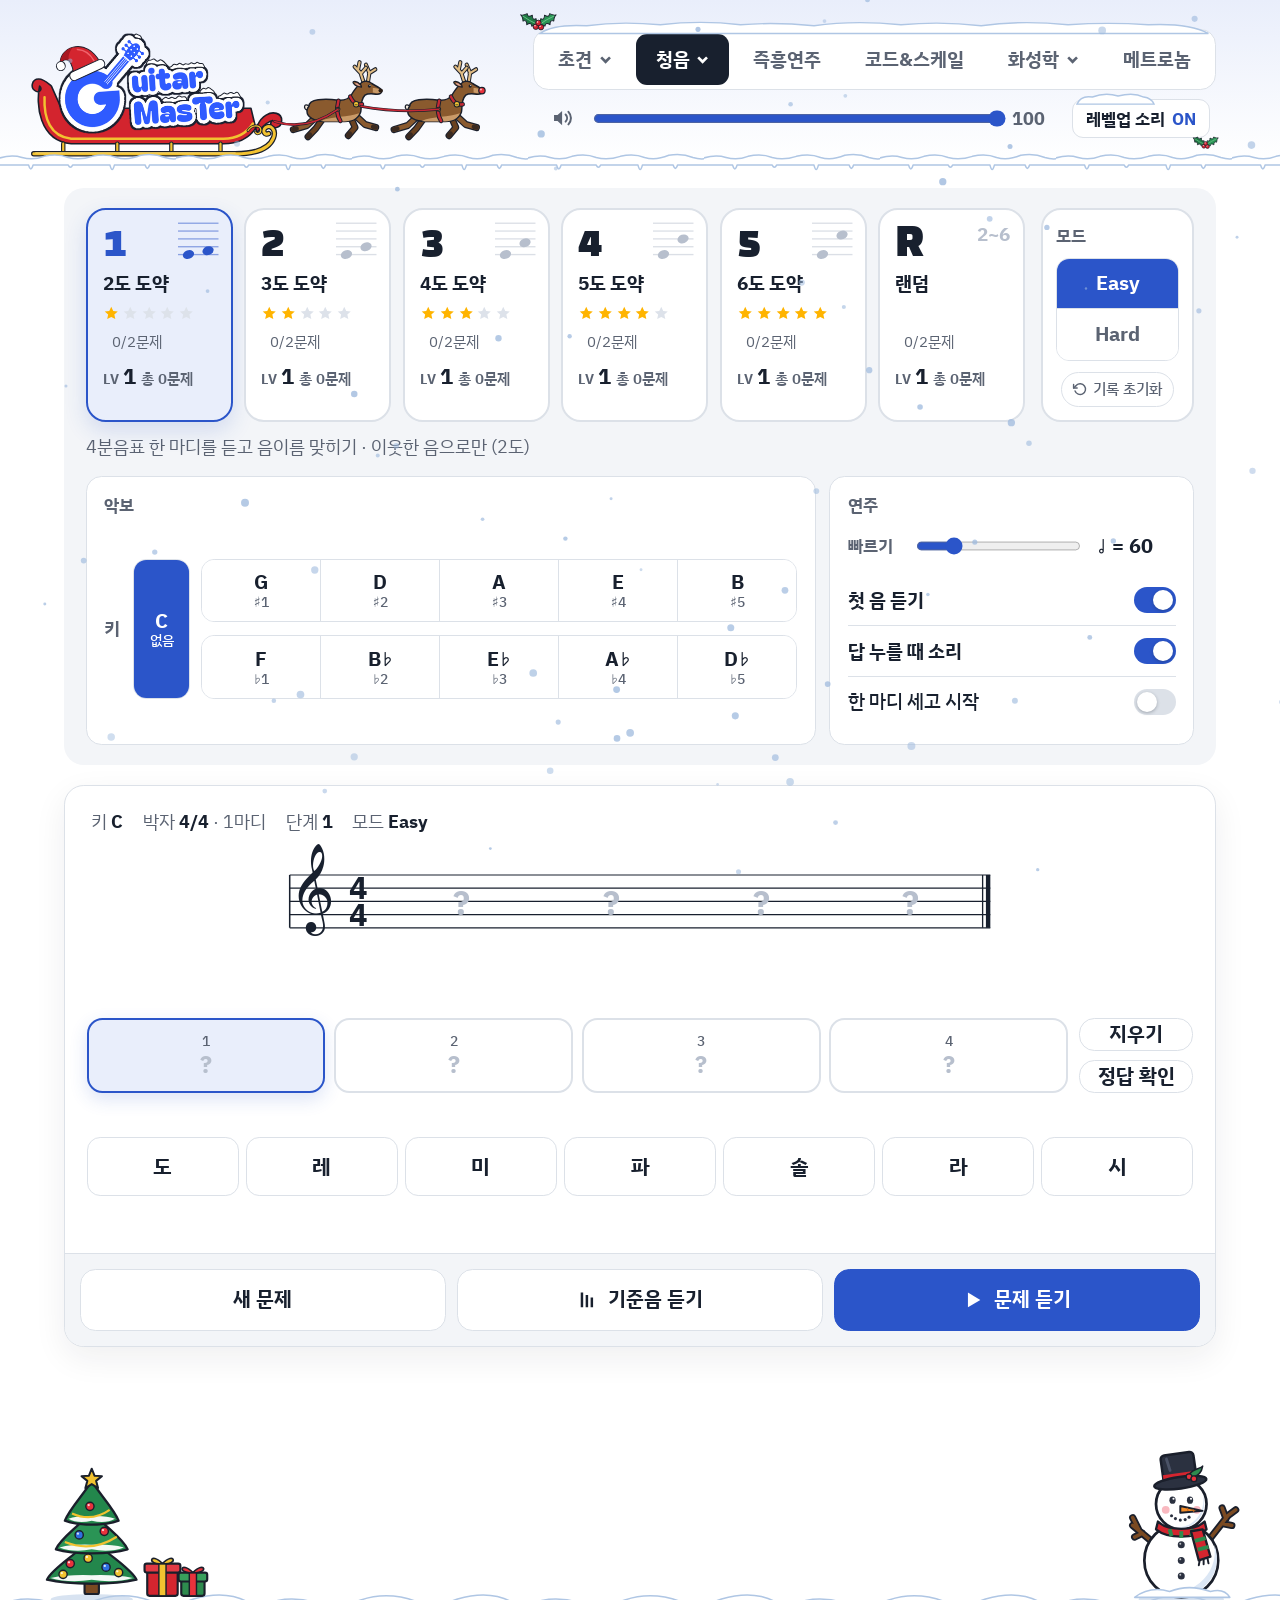
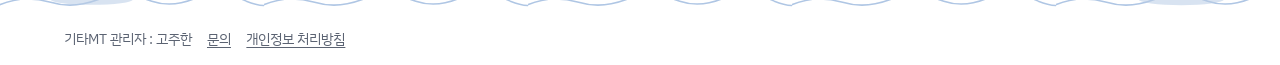
<file: ear/index.html>
<!doctype html>
<html lang="ko">
<head>
<meta charset="utf-8">
<meta name="viewport" content="width=device-width, initial-scale=1, viewport-fit=cover">
<script src="../theme.js?v=9"></script>
<link rel="stylesheet" href="../theme.css?v=8">
<meta name="description" content="4분음표 한 마디를 듣고 음이름을 맞히는 청음 연습 — 2도~6도 도약 단계, Hard는 반음계까지">
<meta property="og:type" content="website">
<meta property="og:site_name" content="기타MT">
<meta property="og:title" content="멜로디 청음 | 기타MT">
<meta property="og:description" content="4분음표 한 마디를 듣고 음이름을 맞히는 청음 연습 — 2도~6도 도약 단계, Hard는 반음계까지">
<meta property="og:url" content="https://guitarmt.com/ear/">
<meta property="og:image" content="https://guitarmt.com/og.png?v=7">
<meta property="og:image:width" content="1200">
<meta property="og:image:height" content="630">
<meta name="twitter:card" content="summary_large_image">
<style>body{margin:0}[hidden]{display:none!important}img{max-width:100%}
</style>
<title>멜로디 청음 | 기타MT</title>
<link rel="icon" href="../favicon.ico?v=6" sizes="any">
<link rel="icon" type="image/png" href="../favicon.png?v=6">
<link rel="apple-touch-icon" href="../apple-touch-icon.png?v=6">
<link rel="preconnect" href="https://fonts.googleapis.com">
<link rel="stylesheet" href="https://fonts.googleapis.com/css2?family=IBM+Plex+Sans+KR:wght@400;500;700&family=Black+Han+Sans&family=Noto+Music&display=swap">
<style>
/* 레이아웃: 머리 띠 → 연습 설정판(단계 카드·모드·박자·키) → 흰 악보 → 재생 버튼 */
:root{
  --bg:#FFFFFF; --ink:#18202E; --muted:#5B6372; --line:#DCE1E8; --tile:#F3F5F8;
  --accent:#2B55C9; --accent-soft:#E9EEFB; --accent-shadow:rgba(43,85,201,.25); --accent-glow:rgba(43,85,201,.16);
  --hard:#E8461F; --hard-soft:#FFD2C6; --hard-bg:#FFF1EC; --star:#FFB400; --star-off:#DDE2EA;
  --f-body:'IBM Plex Sans KR',system-ui,sans-serif;
  --f-disp:'Black Han Sans','IBM Plex Sans KR',sans-serif;
  --f-music:'Noto Music','Bravura',serif;
  color-scheme:light;
}
*{box-sizing:border-box}
body{background:var(--bg);color:var(--ink);font-family:var(--f-body);font-size:18px;line-height:1.55}
button{font:inherit;cursor:pointer}
.band{border-bottom:1.5px solid var(--line);background:linear-gradient(180deg,var(--accent-soft),var(--bg))}
.band .in{max-width:1080px;margin:0 auto;padding-block:26px 22px;
  padding-left:max(16px,env(safe-area-inset-left,0px));padding-right:max(16px,env(safe-area-inset-right,0px));
  display:flex;align-items:center;gap:16px}
.mark{width:56px;height:56px;border-radius:16px;background:var(--accent);display:grid;place-items:center;flex:none}
.mark span{font-family:var(--f-music);font-size:40px;line-height:1;color:#fff;margin-top:6px}
.mark svg{width:48px;height:48px;fill:#fff} .mark svg .h{fill:var(--accent)}
h1{margin:0;font-size:32px;font-weight:700;letter-spacing:-0.01em;line-height:1.15;text-wrap:balance}
h1.logo{font-family:var(--f-disp);font-weight:400;font-size:36px;letter-spacing:.01em;line-height:1.1} h1.logo img{display:block;height:92px;width:auto;margin:-6px 0 -6px -5px}
.how{margin:4px 0 0;color:var(--muted);font-size:17px}
.wrap{max-width:1080px;margin:0 auto;padding-block:22px 44px;
  padding-left:max(16px,env(safe-area-inset-left,0px));padding-right:max(16px,env(safe-area-inset-right,0px));
  display:flex;flex-direction:column;gap:18px}

.panel{display:flex;flex-direction:column;gap:14px;padding:18px 20px;border-radius:18px;background:var(--tile)}
.row{display:flex;flex-wrap:wrap;align-items:center;gap:12px 32px}
.field{display:flex;align-items:center;gap:12px;flex-wrap:wrap}
.label{font-size:15px;font-weight:700;color:var(--muted);min-width:44px}

/* 단계 카드 */
.stagewrap{display:grid;grid-template-columns:minmax(0,1fr) auto;gap:14px;align-items:stretch}
#levels{display:grid;grid-template-columns:repeat(6,minmax(0,1fr));gap:10px}   /* 5단계 + 랜덤 */
.stage{position:relative;text-align:left;border:2px solid var(--line);border-radius:18px;padding:14px 14px 12px;background:var(--bg);color:var(--ink);display:flex;flex-direction:column;gap:4px;min-width:0;container:card/inline-size}
.stage .top{display:flex;align-items:center;gap:7px;min-width:0}
.stage .num{font-family:var(--f-disp);font-size:36px;line-height:1}
.stage .sym{position:absolute;right:12px;top:10px;font-family:var(--f-music);font-size:32px;line-height:1;color:#B7BFCD}
.stage .name{font-weight:700;font-size:17px;white-space:nowrap;overflow:hidden;text-overflow:ellipsis}
.stage.rnd .stars{visibility:hidden}
.stage.rnd .sym{font-family:var(--f-body);font-size:17px;font-weight:700;top:14px}
@media (max-width:720px){ .stage.rnd .sym{font-size:16px;line-height:26px} }
.stars{display:flex;gap:2px;margin-top:2px} .stars svg{width:15px;height:15px;fill:var(--star-off)} .stars svg.on{fill:var(--star)}
.prog{display:flex;align-items:center;gap:8px;margin-top:4px}
.prog .pbar{flex:1;margin-top:0}
.cnt{font-size:14px;color:var(--muted);font-variant-numeric:tabular-nums;white-space:nowrap}
.pbar{height:6px;border-radius:3px;background:var(--line);margin-top:4px;overflow:hidden} .pbar i{display:block;height:100%;width:0;background:var(--accent)}
.stage[aria-pressed="true"]{border-color:var(--accent);background:var(--accent-soft);box-shadow:0 8px 20px var(--accent-glow)}
.stage[aria-pressed="true"] .num,.stage[aria-pressed="true"] .sym{color:var(--accent)}
/* Hard 표시: 숫자 옆에 붙여서 카드 크기가 Easy와 같게. 카드가 좁으면 ♯♭로 짧게 */
.hardtag{display:none;color:var(--hard);font-size:15px;font-weight:700;line-height:1;white-space:nowrap}
.hardtag .full{display:none}
.hardtag .short{font-family:var(--f-music);font-size:1.4em;font-weight:400}
.hard .hardtag{display:inline}
@container card (min-width:130px){ .hardtag .full{display:inline} .hardtag .short{display:none} }
@media (min-width:721px){ @container card (max-width:85.98px){ .hard .hardtag{display:none} } }  /* 광고를 켜서 카드가 아주 좁아지면 아이콘과 겹치지 않게 숨김 */
.hard .wrap{--accent:var(--hard);--accent-soft:var(--hard-bg);--accent-shadow:rgba(232,70,31,.28);--accent-glow:rgba(232,70,31,.16)}
/* 모드: 단계 카드와 같은 테두리 카드 안에 Easy/Hard를 하나의 이어 붙인 버튼으로 */
.modebox{display:flex;flex-direction:column;gap:8px;padding:12px 12px 12px;border:2px solid var(--line);border-radius:18px;background:var(--bg)}
.modebox .label{min-width:0}
#modes{display:flex;flex-direction:column;flex:1;min-width:112px;border:1.5px solid var(--line);border-radius:12px;overflow:hidden;background:var(--bg)}
#modes button{flex:1;min-height:46px;padding:0 16px;border:0;border-bottom:1.5px solid var(--line);background:var(--bg);font-weight:700;font-size:18px;color:var(--muted)}
#modes button:last-child{border-bottom:0}
#modes button[aria-pressed="true"][data-v="easy"]{background:var(--accent);color:var(--bg)}
#modes button[aria-pressed="true"][data-v="hard"]{background:var(--hard);color:var(--bg)}
.lvrow{display:flex;align-items:center;flex-wrap:wrap;gap:8px 16px;margin-top:-4px}
.lvdesc{font-size:16px;color:var(--muted)}
/* 연습 기록 초기화: 누르면 한 번 더 물어봄 */
.reset{display:flex;flex-direction:column;align-items:center;gap:6px;margin-top:2px}
.reset [hidden]{display:none!important}
.rask{display:flex;flex-direction:column;align-items:center;gap:6px}
.rbtns{display:inline-flex;gap:6px}
.rq{font-size:14px;font-weight:700;color:var(--ink);text-align:center;line-height:1.3}
.rmsg{font-size:14px;font-weight:700;color:var(--accent)}
.rbtn{display:inline-flex;align-items:center;gap:5px;min-height:32px;padding:0 10px;border:1.5px solid var(--line);border-radius:999px;background:var(--bg);font-size:14px;font-weight:500;color:var(--muted)}
.rbtn svg{width:13px;height:13px;overflow:visible;fill:none;stroke:currentColor;stroke-width:2.4;stroke-linecap:round;stroke-linejoin:round}
.rbtn.danger{background:var(--hard);border-color:var(--hard);color:var(--bg);font-weight:700}

/* 이어 붙인 버튼 묶음 */
.seg{display:inline-flex;flex-wrap:wrap;border:1.5px solid var(--line);border-radius:12px;overflow:hidden;background:var(--bg)}
.seg button{min-height:46px;padding:8px 16px;border:0;border-right:1.5px solid var(--line);background:var(--bg);font-size:17px;font-weight:500;color:var(--ink)}
.seg button:last-child{border-right:0}
.seg button[aria-pressed="true"]{background:var(--accent);color:var(--bg);font-weight:700}
#keys button{display:flex;flex-direction:column;align-items:center;justify-content:center;gap:0;min-height:56px;padding:6px 13px;line-height:1.15}
#keys .kl{font-size:18px;font-weight:700}
#keys .ks{font-size:13px;font-weight:500;color:var(--muted);font-variant-numeric:tabular-nums}
#keys button[aria-pressed="true"] .ks{color:var(--bg)}
.tempo{display:flex;align-items:center;gap:12px}
.tempo input{width:170px;accent-color:var(--accent)}
.tempo output{font-weight:700;font-variant-numeric:tabular-nums;min-width:72px}
.checks{display:flex;gap:10px;flex-wrap:wrap}
.check{display:inline-flex;align-items:center;gap:10px;min-height:48px;padding:0 18px 0 10px;border:1.5px solid var(--line);border-radius:999px;background:var(--bg);font-size:16.5px;font-weight:500;color:var(--ink);cursor:pointer;user-select:none;-webkit-user-select:none}
.check input{appearance:none;-webkit-appearance:none;flex:none;width:38px;height:24px;margin:0;border-radius:12px;background:var(--line);position:relative;cursor:pointer;transition:background .15s}
.check input::after{content:"";position:absolute;top:3px;left:3px;width:18px;height:18px;border-radius:50%;background:var(--bg);box-shadow:0 1px 3px rgba(24,32,46,.3);transition:left .15s}
.check input:checked{background:var(--accent)}
.check input:checked::after{left:17px}
.check:has(input:checked){border-color:var(--accent);background:var(--accent-soft);font-weight:700}
button:focus-visible,input:focus-visible{outline:3px solid var(--accent);outline-offset:2px}

/* 설정: 악보 상자 · 연주 상자 */
.setgrid{display:grid;grid-template-columns:minmax(0,2fr) minmax(0,1fr);gap:12px;align-items:stretch}
.setbox{display:flex;flex-direction:column;gap:12px;padding:14px 16px 16px;border:1.5px solid var(--line);border-radius:14px;background:var(--bg)}
.setbox h3{margin:0;font-size:15px;font-weight:700;color:var(--muted)}
.setbox .label{min-width:48px}
.scorebody{flex:1;display:flex;flex-wrap:wrap;align-items:center;gap:12px 20px}   /* 박자·마디는 왼쪽, 키는 오른쪽 */
.scoreleft{display:flex;flex-direction:column;gap:12px;flex:none}
.keyfield{align-items:stretch;flex:1 1 300px;min-width:0}
.keyfield .label{align-self:center;min-width:0}
.keys{display:flex;gap:8px;align-items:stretch;min-width:0;flex:1}
.keys .kc{display:flex} .keys .kc button{flex:1;height:auto;padding-left:8px;padding-right:8px}
.krows{display:flex;flex-direction:column;gap:8px;min-width:0;flex:1}
.krows .seg{display:flex;flex-wrap:nowrap} .krows .seg button{flex:1;min-width:0;padding-left:4px;padding-right:4px}
.setbox .tempo{flex-wrap:nowrap} .setbox .tempo input{flex:1;width:auto;min-width:80px}
@container (min-width:760.02px){   /* 컴퓨터: 악보 상자 빈 곳이 많아 버튼·글씨를 키움 */
  .scorebody{gap:14px 24px} .scoreleft{gap:14px}
  .scorebody .label{font-size:16px}
  .scorebody .seg button{min-height:50px;padding:8px 17px;font-size:17.5px}
  .krows{gap:12px} #keys .krows .seg button{min-height:56px;padding-left:4px;padding-right:4px}
  .keys{gap:10px} #keys .kc button{padding-left:14px;padding-right:14px}
  #keys .kl{font-size:18.5px} #keys .ks{font-size:13px}
}
.optlist{display:flex;flex-direction:column}
.optlist .check{flex-direction:row-reverse;justify-content:space-between;gap:12px;min-height:46px;padding:0;border:0;border-top:1.5px solid var(--line);border-radius:0;background:transparent;font-size:17px}
.optlist .check:first-child{border-top:0}
.optlist .check:has(input:checked){background:transparent;border-color:var(--line)}

/* 악보 */
.sheet{background:var(--bg);border:1.5px solid var(--line);border-radius:18px;padding:20px 14px 14px;box-shadow:0 10px 30px rgba(24,32,46,.07);overflow:hidden}
.meta{display:flex;flex-wrap:wrap;gap:6px 18px;padding:0 10px 6px;font-size:16px;color:var(--muted)}
.meta b{color:var(--ink)}
#score{display:block;width:100%;height:auto;color:var(--ink)}
#score .on .nh,#score .on .st{fill:var(--accent);stroke:var(--accent)}
#score .on text{fill:var(--accent)}
#score .on .hollow{fill:none}

.actions{display:grid;grid-template-columns:repeat(3,minmax(0,1fr));gap:10px;margin:10px -14px -14px;padding:14px;border-top:1.5px solid var(--line);background:var(--tile)}   /* 악보 카드 아래쪽에 붙은 버튼 줄 */
.btn{display:inline-flex;align-items:center;justify-content:center;gap:10px;min-height:56px;padding:0 16px;border-radius:14px;border:1.5px solid var(--line);background:var(--bg);font-size:18px;font-weight:700;color:var(--ink);white-space:nowrap}
.btn svg{width:18px;height:18px;fill:currentColor;flex:none}
.btn.primary{background:var(--accent);border-color:var(--accent);color:var(--bg)}
.status{font-size:16px;color:var(--muted);min-height:1.5em}
.credit{margin:8px 0 0;font-size:14px;color:var(--muted)}

/* 광고 자리: 컴퓨터는 양옆 세로(160×600), 휴대폰·태블릿은 버튼 아래 가로(320×100). ads-off면 숨김 */
.layout{max-width:1448px;margin:0 auto}
.wrap{container-type:inline-size}
.ad{display:none;flex-direction:column;align-items:center;justify-content:center;gap:4px;border:1.5px dashed var(--line);border-radius:12px;background:var(--tile);color:var(--muted);font-size:15px;font-weight:700}
.ad small{font-size:13px;font-weight:500;font-variant-numeric:tabular-nums}
.ad-side{width:160px;height:600px}
.ad-bottom{width:100%;max-width:320px;height:100px;margin:0 auto}
@media (min-width:1024px){
  body:not(.ads-off) .layout{display:grid;grid-template-columns:160px minmax(0,1fr) 160px;gap:24px;align-items:start;
    padding-block:22px 0;padding-left:max(16px,env(safe-area-inset-left,0px));padding-right:max(16px,env(safe-area-inset-right,0px))}
  body:not(.ads-off) .layout .wrap{max-width:none;margin:0;width:auto;padding-left:0;padding-right:0;padding-top:0}
  body:not(.ads-off) .ad-side{display:flex}
  body:not(.ads-off) .band .in{max-width:1448px;padding-left:calc(max(16px,env(safe-area-inset-left,0px)) + 184px);padding-right:calc(max(16px,env(safe-area-inset-right,0px)) + 184px)}
}
@media (max-width:1023.98px){ body:not(.ads-off) .ad-bottom{display:flex} }
@container (max-width:760px){
  .setgrid{grid-template-columns:1fr}
  .stagewrap{grid-template-columns:1fr}
  .modebox{flex-direction:row;align-items:center;flex-wrap:wrap;gap:8px 12px;padding:8px 12px;border-radius:14px} .reset{margin-top:0;flex:none} .rask{flex-direction:row;flex-wrap:wrap;justify-content:center} #modes{flex-direction:row;flex:1} #modes button{flex:1;min-width:0;border-bottom:0;border-right:1.5px solid var(--line)} #modes button:last-child{border-right:0}
}

@media (max-width:720px){
  .band .in{padding-block:18px 16px} h1{font-size:25px} h1.logo img{height:72px} .mark{width:46px;height:46px} .mark span{font-size:33px} .mark svg{width:40px;height:40px}
  .panel{padding:14px 12px}
  .stagewrap{grid-template-columns:1fr}
  #levels{gap:6px;grid-template-columns:repeat(3,minmax(0,1fr))}   /* 휴대폰은 3칸씩 두 줄 */
  .stage{padding:10px 4px 8px;border-radius:14px;align-items:center;text-align:center}
  .stage .num{font-size:28px} .stage .sym{position:static;font-size:24px;height:26px} .stage .name{display:none}
  .stars{gap:1px} .stars svg{width:10px;height:10px} .prog{flex-direction:column;align-items:center;gap:3px;width:100%} .prog .pbar{flex:none;width:80%} .cnt{font-size:13px}
  .pbar{width:80%}
  .stage .top{display:grid;grid-template-columns:minmax(0,1fr) auto minmax(0,1fr);gap:0;width:100%} .stage .top .num{grid-column:2}
  .hardtag{grid-column:3;justify-self:start;margin-left:2px;font-size:13px}
  .lvdesc{flex-basis:100%}
  .modebox{flex-direction:row;align-items:center;flex-wrap:wrap;gap:8px 12px;padding:8px 12px;border-radius:14px} .reset{margin-top:0;flex:none} .rask{flex-direction:row;flex-wrap:wrap;justify-content:center} #modes{flex-direction:row;flex:1} #modes button{flex:1;min-width:0;border-bottom:0;border-right:1.5px solid var(--line)} #modes button:last-child{border-right:0}
  .seg button{padding:8px 12px}
  .setgrid{grid-template-columns:1fr} .setbox{padding:12px 12px 14px} .setbox .label{min-width:40px}
  #keys button{padding:6px 6px;min-width:36px}
  .tempo input{width:140px}
  .actions{gap:6px;margin:8px -14px -14px;padding:10px} .btn{min-height:50px;padding:0 6px;font-size:16px;gap:6px} .btn svg{width:15px;height:15px}
}
@media (prefers-reduced-motion:reduce){ *{transition:none!important} }

/* 맨 위 메뉴 (세 페이지 공통) */
.band .in{flex-wrap:wrap;row-gap:14px}
.brand{display:flex;align-items:center;gap:16px;color:inherit;text-decoration:none;margin-right:auto;min-width:0}
.nav{display:flex;gap:4px;background:var(--bg);border:1.5px solid var(--line);border-radius:14px;padding:4px}
.nav a{display:inline-flex;align-items:center;justify-content:center;min-height:46px;padding:0 18px;border-radius:10px;font-weight:700;font-size:17px;color:var(--muted);text-decoration:none;white-space:nowrap}
.nav a[aria-current="page"]{background:var(--ink);color:var(--bg)}
.nav a:focus-visible,.brand:focus-visible{outline:3px solid var(--accent);outline-offset:2px}
@media (max-width:720px){ .nav{width:100%;box-sizing:border-box;gap:2px} .nav a{flex:1 1 0;min-width:0;padding:4px 2px;font-size:15px;line-height:1.2;white-space:normal;text-align:center;word-break:keep-all} }   /* 메뉴 5칸: 휴대폰은 두 줄 글씨 허용 */
/* 컴퓨터 카드 오른쪽 위 그림 (K 요청 2026-11-12, 다른 페이지처럼). 휴대폰은 이름 대신 글자 기호 그대로 */
.stage .pic{position:absolute;right:12px;top:10px;color:#B7BFCD;line-height:0;pointer-events:none}
.stage .pic svg{height:32px;width:auto;fill:currentColor;display:block;overflow:visible}
.stage .pic svg.iv{height:38px;margin-top:-3px}   /* 멜로디 청음 음정 그림은 오선이 있어서 조금 크게 */
@container card (max-width:98px){ .stage .pic svg.iv{height:32px;margin-top:0} }
@media (min-width:721px){ @container card (max-width:92px){ .stage .pic svg.iv{height:27px;margin-top:2px} } @container card (max-width:95px){ .hard .stage.txt.rnd .sym{display:none} } }   /* 아주 좁을 때 (1000px 안팎) */   /* 카드가 좁으면 "♯♭"와 안 겹치게 조금 작게 */
.stage .pic.t{font-family:var(--f-body);font-size:17px;font-weight:700;line-height:1;top:14px}
.stage[aria-pressed="true"] .pic{color:var(--accent)}
.stage.txt.rnd .sym{display:block}   /* 랜덤 카드는 컴퓨터에서도 글자 기호 (멜로디 초견 1~5처럼) */
@media (max-width:720px){ .stage .pic{display:none} }
.stage.txt .sym{display:none}   /* 컴퓨터: 이름에 도수가 있어서 오른쪽 위 글자는 뺌 (휴대폰만 보임) */
@media (max-width:720px){ .stage.txt .sym{display:block;font-family:var(--f-body);font-size:16px;font-weight:700;line-height:26px} }
/* 청음: 답 칸 · 음이름 버튼 */
.answer{display:flex;flex-direction:column;gap:12px;padding:6px 6px 4px}
.ansrow{display:grid;grid-template-columns:minmax(0,1fr) auto;gap:10px;align-items:stretch}
.slots{display:grid;grid-template-columns:repeat(4,minmax(0,1fr));gap:8px}
.slot{display:flex;flex-direction:column;align-items:center;justify-content:center;gap:0;min-height:66px;padding:4px 2px;border:2px solid var(--line);border-radius:14px;background:var(--bg);color:var(--ink);line-height:1.2}
.slot .sn{font-size:13px;font-weight:500;color:var(--muted)}
.slot .sv{font-size:22px;font-weight:700}
.slot .sv.empty{color:#B7BFCD}
.slot .sf{font-size:14px;font-weight:700}
.slot[aria-current="true"]{border-color:var(--accent);background:var(--accent-soft);box-shadow:0 6px 16px var(--accent-glow)}
.slot.given{background:var(--tile);cursor:default}
.slot.ok{border-color:#2B55C9;background:#E9EEFB} .slot.ok .sv{color:#2B55C9}   /* 맞음은 Hard에서도 파랑 (틀림 주황과 구분) */
.slot.ng{border-color:var(--hard);background:var(--hard-bg)} .slot.ng .sv{color:var(--hard);text-decoration:line-through;text-decoration-thickness:2px}
.slot.ng .sf{color:var(--ink)}
.anscol{display:flex;flex-direction:column;gap:8px}
.anscol .btn{flex:1;min-height:0}
.btn:disabled{opacity:.45;cursor:default}
.pads{display:flex;flex-direction:column;gap:8px}
#pads{margin-top:28px}   /* 답 칸과 음이름 버튼 사이 띄우기 (K 요청: 너무 붙어 있음) */
.pad{display:grid;gap:6px}
.pad.p7{grid-template-columns:repeat(7,minmax(0,1fr))}
.pad.p5{grid-template-columns:repeat(5,minmax(0,1fr));padding:0 7%}
.pad button{min-height:54px;padding:0 2px;border:1.5px solid var(--line);border-radius:12px;background:var(--bg);font-size:19px;font-weight:700;color:var(--ink);white-space:nowrap}
.pad.p5 button{background:var(--tile);font-size:17px}
.pad button:active{background:var(--accent-soft);border-color:var(--accent)}
.result{font-size:17px;font-weight:700;color:var(--muted);min-height:1.5em;padding:0 4px}
.result.good{color:var(--accent)}
#score .ng .nh,#score .ng .st{fill:var(--hard);stroke:var(--hard)}
#score .ng text{fill:var(--hard)}
#score .q{fill:#B7BFCD}
#score .on.q,#score .on .q{fill:var(--accent)}
@media (max-width:720px){
  .ansrow{grid-template-columns:1fr}
  .anscol{flex-direction:row} .anscol .btn{min-height:50px}
  .slot{min-height:58px} .slot .sv{font-size:20px}
  .pad{gap:4px} .pad button{min-height:50px;font-size:16px;border-radius:10px} .pad.p5{padding:0 4%} .pad.p5 button{font-size:15px}
}
</style>
</head>
<body class="ads-off">
<div class="band"><div class="in">
  <a class="brand" href="../">
    <div><h1 class="logo"><img src="../logo.png" alt="기타MT" width="190" height="100"></h1></div>
  </a>
  <nav class="nav" aria-label="메뉴">
    <div class="grp"><button type="button" class="gbtn" aria-haspopup="true" aria-expanded="false">초견<svg viewBox="0 0 12 12" aria-hidden="true"><path d="M2 4l4 4 4-4"/></svg></button><div class="drop"><div class="dropin"><a href="../">멜로디 초견</a><a href="../chord/">코드 초견</a></div></div></div>
    <div class="grp"><button type="button" class="gbtn cur" aria-haspopup="true" aria-expanded="false">청음<svg viewBox="0 0 12 12" aria-hidden="true"><path d="M2 4l4 4 4-4"/></svg></button><div class="drop"><div class="dropin"><a href="./" aria-current="page">멜로디 청음</a><a href="../chordear/">코드 청음</a></div></div></div>
    <a href="../improv/">즉흥<wbr>연주</a>
    <a href="../chordscale/">코드&amp;<wbr>스케일</a>
    <div class="grp r"><button type="button" class="gbtn" aria-haspopup="true" aria-expanded="false">화성학<svg viewBox="0 0 12 12" aria-hidden="true"><path d="M2 4l4 4 4-4"/></svg></button><div class="drop"><div class="dropin"><a href="../harmony/">기초 화성학</a><span class="soon" aria-disabled="true">고급 화성학<small>준비 중</small></span></div></div></div>
    <a href="../metronome/">메트로<wbr>놈</a>
  </nav>
</div></div>

<div class="layout">
<aside class="ad ad-side" aria-label="광고">광고<small>160×600</small></aside>
<div class="wrap">
  <section class="panel" aria-label="설정">
    <div class="stagewrap">
      <div id="levels" role="group" aria-label="단계"></div>
      <div class="modebox"><span class="label">모드</span><div id="modes"></div><div class="reset">
          <span class="rmsg" id="resetMsg" role="status" hidden>초기화했어요</span>
          <button type="button" class="rbtn" id="resetBtn"><svg viewBox="0 0 24 24" aria-hidden="true"><polyline points="1 4 1 10 7 10"/><path d="M3.51 15a9 9 0 1 0 2.13-9.36L1 10"/></svg>기록 초기화</button>
          <span class="rask" id="resetAsk" hidden><span class="rq">기록을 모두 지울까요?</span><span class="rbtns"><button type="button" class="rbtn danger" id="resetYes">초기화</button><button type="button" class="rbtn" id="resetNo">취소</button></span></span>
        </div></div>
    </div>
    <div class="lvrow">
      <div class="lvdesc" id="lvdesc"></div>
    </div>
    <div class="setgrid">
      <div class="setbox" aria-label="악보 설정"><h3>악보</h3>
        <div class="scorebody">
          <div class="field keyfield"><span class="label">키</span><div class="keys" id="keys"><div class="krows"></div></div></div>
        </div>
      </div>
      <div class="setbox" aria-label="연주 설정"><h3>연주</h3>
        <label class="tempo"><span class="label">빠르기</span>
          <input type="range" id="tempo" min="40" max="140" step="2" value="60">
          <output id="tempoOut">♩ = 60</output>
        </label>
        <div class="optlist">
          <label class="check"><input type="checkbox" id="hint" checked> 첫 음 듣기</label>
          <label class="check"><input type="checkbox" id="padsnd" checked> 답 누를 때 소리</label>
          <label class="check"><input type="checkbox" id="countin"> 한 마디 세고 시작</label>
        </div>
      </div>
    </div>
  </section>

  <section class="sheet" aria-label="청음 문제">
    <div class="meta" id="meta"></div>
    <svg id="score" role="img" aria-label="청음 악보"></svg>
    <div class="answer">
      <div class="ansrow">
        <div class="slots" id="slots" role="group" aria-label="답 칸"></div>
        <div class="anscol">
          <button type="button" class="btn" id="eraseBtn">지우기</button>
          <button type="button" class="btn" id="checkBtn">정답 확인</button>
        </div>
      </div>
      <div class="pads" id="pads" role="group" aria-label="음이름"></div>
      <div class="result" id="result" aria-live="polite"></div>
    </div>
    <div class="actions">
      <button type="button" class="btn new" id="newBtn">새 문제</button>
      <button type="button" class="btn" id="refBtn"><svg viewBox="0 0 16 16"><path d="M3 2h2v12H3zM7 4h2v10H7zM11 6h2v8h-2z"/></svg>기준음 듣기</button>
      <button type="button" class="btn primary" id="playBtn"><svg viewBox="0 0 16 16" id="playIcon"><path d="M4 2l10 6-10 6z"/></svg><span id="playTxt">문제 듣기</span></button>
    </div>
  </section>

  <div class="status" id="status" aria-live="polite"></div>
  <aside class="ad ad-bottom" aria-label="광고">광고<small>320×100</small></aside>
</div>
<aside class="ad ad-side" aria-label="광고">광고<small>160×600</small></aside>
</div>

<script src="../piano.js"></script>
<script>
(()=>{
/* ---------- 음악 데이터 (멜로디 초견과 같음) ---------- */
const LETTERS=['C','D','E','F','G','A','B'];
const SEMI=[0,2,4,5,7,9,11];
const NAME_KR=['도','레','미','파','솔','라','시'];
const KEYS={
  C:{label:'C',letter:0,acc:{}},
  G:{label:'G',letter:4,acc:{F:1}},
  D:{label:'D',letter:1,acc:{F:1,C:1}},
  A:{label:'A',letter:5,acc:{F:1,C:1,G:1}},
  E:{label:'E',letter:2,acc:{F:1,C:1,G:1,D:1}},
  B:{label:'B',letter:6,acc:{F:1,C:1,G:1,D:1,A:1}},
  F:{label:'F',letter:3,acc:{B:-1}},
  Bb:{label:'B♭',letter:6,acc:{B:-1,E:-1}},
  Eb:{label:'E♭',letter:2,acc:{B:-1,E:-1,A:-1}},
  Ab:{label:'A♭',letter:5,acc:{B:-1,E:-1,A:-1,D:-1}},
  Db:{label:'D♭',letter:1,acc:{B:-1,E:-1,A:-1,D:-1,G:-1}},
};
const KEY_GROUPS=[['C'],['G','D','A','E','B'],['F','Bb','Eb','Ab','Db']];
const SHARP_POS={F:10,C:7,G:11,D:8,A:5};
const FLAT_POS={B:6,E:9,A:5,D:8,G:4};
const ACCENT=[2,0,0,0];                         // 4/4 한 마디: 첫 박 강세

/* 단계 = 음 사이 가장 큰 도약 (그 도약이 꼭 한 번은 나옴). 음역은 멜로디 초견과 같게 넓어짐 */
const LEVELS=[
  {n:1,iv:'2도',name:'2도 도약',pitch:'이웃한 음으로만 (2도)',lo:0,hi:4,leap:1},
  {n:2,iv:'3도',name:'3도 도약',pitch:'3도 도약까지',lo:0,hi:7,leap:2},
  {n:3,iv:'4도',name:'4도 도약',pitch:'4도 도약까지',lo:-1,hi:8,leap:3},
  {n:4,iv:'5도',name:'5도 도약',pitch:'5도 도약까지',lo:-2,hi:9,leap:4},
  {n:5,iv:'6도',name:'6도 도약',pitch:'6도 도약까지',lo:-3,hi:10,leap:5},
];

/* ---------- 상태 ---------- */
const store={get(k,d){try{const v=localStorage.getItem('ear-'+k);return v==null?d:JSON.parse(v)}catch(e){return d}},
             set(k,v){try{localStorage.setItem('ear-'+k,JSON.stringify(v))}catch(e){}}};
/* 들어올 때마다 설정은 처음으로 — 스위치 · 연습 기록만 기억 (K 요청 2026-11-21) */
try{ const KEEP=['hint','padsnd','countin','done']; Object.keys(localStorage).forEach(k=>{ if(k.startsWith('ear-')&&!KEEP.includes(k.slice(4))) localStorage.removeItem(k); }); }catch(e){}
['countin','metro'].forEach(id=>{ const el=document.getElementById(id); if(!el) return; const v=store.get(id,null); if(v!==null) el.checked=!!v; el.addEventListener('change',()=>store.set(id,el.checked)); });   /* 한 마디 세고 시작 · 메트로놈 스위치도 기억 */
let sel=1; /* 들어올 때마다 첫 카드 (K 요청 2026-11-21) */ if(sel!==0&&!LEVELS[sel-1]) sel=1;     // sel 0 = 랜덤
let keyName=store.get('key','C'); if(!KEYS[keyName]) keyName='C';
let mode=store.get('mode','easy'); if(mode!=='hard') mode='easy';
let padSound=store.get('padsnd',true);              // 답 누를 때 소리 (K 요청 2026-11-12, 처음엔 켜짐)
let hint=store.get('hint',true);                  // 첫 음 듣기: 처음엔 켜짐 (K 요청)
let tempo=60;
let done=store.get('done',null); if(!done||typeof done!=='object'||!done.easy) done={easy:{},hard:{}};
let song=null, ans=[], cur=0, checked=false;

const $=id=>document.getElementById(id);
const rnd=a=>a[Math.floor(Math.random()*a.length)];
const pick=w=>{let s=0;for(const x of w)s+=x[1];let r=Math.random()*s;for(const x of w){r-=x[1];if(r<=0)return x[0]}return w[0][0]};
const shuffle=a=>{for(let i=a.length-1;i>0;i--){const j=Math.floor(Math.random()*(i+1));[a[i],a[j]]=[a[j],a[i]]}return a};
const letterOf=d=>LETTERS[((d%7)+7)%7];

function pitchOf(deg,key,alt){
  const li=((deg%7)+7)%7, oct=4+Math.floor(deg/7), L=LETTERS[li];
  const acc=(key.acc[L]||0)+(alt||0);
  return {midi:12*(oct+1)+SEMI[li]+acc, name:NAME_KR[li]+(acc>0?'♯':acc<0?'♭':''), acc};
}
function placeTonic(letter,L){          // 덧줄이 적게 나오는 옥타브 (멜로디 초견과 같음)
  let best=null;
  [letter,letter-7,letter+7].forEach(t=>{
    if(t<-2||t>8) return;
    const lo=Math.max(-2,t+L.lo), hi=Math.min(12,t+L.hi);
    let p=((L.hi-L.lo)-(hi-lo))*0.5;
    for(let d=lo;d<=hi;d++){ if(d<-1)p+=-1-d; if(d>11)p+=d-11; }
    if(!best||p<best.p) best={t,p,lo,hi};
  });
  return best;
}
/* Hard: 반음계 — 조표에 없는 음(♯·♭)을 섞음. 자연스러운 음정만 (증·감음정 피함) */
const OKI={0:[0,1],1:[1,2],2:[3,4],3:[5],4:[7],5:[8,9],6:[10,11],7:[12]};
const okInterval=(d,s)=>{ const ad=Math.abs(d), as=Math.abs(s); if(!OKI[ad]) return true; if(d&&s&&Math.sign(d)!==Math.sign(s)) return false; return OKI[ad].includes(as); };
function addChromatic(notes,key,want){
  const m=(n,alt)=>pitchOf(n.deg,key,alt).midi, cands=[];
  for(let i=1;i<notes.length;i++){
    const n=notes[i], lt=letterOf(n.deg), ka=key.acc[lt]||0;
    [1,-1].forEach(alt=>{
      if(Math.abs(ka+alt)>1) return;                                                   // 겹샵·겹플랫 없음
      if(((lt==='E'||lt==='B')&&ka+alt>0)||((lt==='C'||lt==='F')&&ka+alt<0)) return;   // 미♯·시♯·도♭·파♭ 뺌
      const pv=notes[i-1], nx=notes[i+1];
      if(!okInterval(n.deg-pv.deg,m(n,alt)-m(pv,pv.alt))) return;
      if(nx&&!okInterval(nx.deg-n.deg,m(nx,0)-m(n,alt))) return;
      cands.push({i,alt});
    });
  }
  shuffle(cands); let cnt=0; const used=new Set();
  for(const c of cands){
    if(cnt>=want) break;
    if(used.has(c.i)||used.has(c.i-1)||used.has(c.i+1)) continue;
    notes[c.i].alt=c.alt; used.add(c.i); cnt++;
  }
  return cnt;
}

function makeSong(){
  const L=sel===0?LEVELS[4]:LEVELS[sel-1], key=KEYS[keyName];
  const P=placeTonic(key.letter,L), tonic=P.t, lo=P.lo, hi=P.hi;
  const chordTones=[tonic-7,tonic-5,tonic-3,tonic,tonic+2,tonic+4,tonic+7].filter(d=>d>=lo&&d<=hi);
  for(let k=0;k<400;k++){
    let sizes;                                                     // 음 사이 도약 3개 (음 4개)
    if(sel===0) sizes=shuffle([1,2,3,4,5]).slice(0,3);             // 랜덤: 서로 다른 도약 3가지
    else{
      sizes=[0,1,2].map(()=>{ const w=[]; for(let s=1;s<=L.leap;s++) w.push([s,s===1?4:s===L.leap?2.5:1.6]); return pick(w); });
      if(L.leap>1&&!sizes.includes(L.leap)) sizes[Math.floor(Math.random()*3)]=L.leap;   // 그 단계 도약은 꼭 한 번
    }
    const start=rnd(chordTones); let d=start; const degs=[d]; let ok=true;
    for(const s of sizes){
      const opts=[d+s,d-s].filter(x=>x>=lo&&x<=hi);
      if(!opts.length){ ok=false; break; }
      d=rnd(opts); degs.push(d);
    }
    if(!ok) continue;
    const notes=degs.map(x=>({deg:x,alt:0}));
    if(mode==='hard'&&addChromatic(notes,key,(sel===0||sel>=3)&&Math.random()<0.5?2:1)<1) continue;
    notes.forEach(n=>{ const p=pitchOf(n.deg,key,n.alt); n.midi=p.midi; n.name=p.name; n.pc=((p.midi%12)+12)%12; });
    const state={};                                               // 한 마디 안에서 필요한 곳에만 ♯ ♭ ♮
    notes.forEach(n=>{ const ka=key.acc[letterOf(n.deg)]||0, acc=ka+n.alt, c=(n.deg in state)?state[n.deg]:ka; n.sign=null; if(acc!==c){ n.sign=acc>0?'♯':acc<0?'♭':'♮'; state[n.deg]=acc; } });
    return {key,tonic,notes};
  }
  return null;
}

/* ---------- 악보 그리기 ---------- */
const S=12, NS='http://www.w3.org/2000/svg';
function el(tag,attrs,parent,text){const e=document.createElementNS(NS,tag);for(const k in attrs)e.setAttribute(k,attrs[k]);if(text!=null)e.textContent=text;if(parent)parent.appendChild(e);return e}
function render(){
  const svg=$('score'); svg.innerHTML='';
  const box=svg.parentElement.clientWidth-28, narrow=box<520, W=Math.max(box,300);
  const key=song.key, ks=Object.keys(key.acc), sharp=ks.length>0&&key.acc[ks[0]]>0;
  const accs=(sharp?['F','C','G','D','A']:['B','E','A','D','G']).filter(l=>key.acc[l]);
  const clefW=narrow?42:46, headW=clefW+accs.length*S*0.95+6+S*2.4+4;
  const barW=narrow?W-12-headW:Math.min(S*46,W-12-headW);          // 한 마디: 컴퓨터는 너무 늘어나지 않게
  const x0=narrow?6:Math.max(6,(W-headW-barW)/2), top=30, y0=top, mid=y0+2*S;   // 오선을 가운데로 (K 요청 2026-11-12, 코드 청음과 같게)
  const yOf=d=>y0+4*S-(d-2)*S/2;
  svg.setAttribute('viewBox',`0 0 ${W} ${top+S*4+S*6.4}`);
  const g=el('g',{},svg);
  el('line',{x1:x0,x2:x0,y1:y0,y2:y0+4*S,stroke:'currentColor','stroke-width':1.4},g);
  el('text',{x:x0+6,y:yOf(4),'font-size':S*4,'font-family':'Noto Music, Bravura, serif',fill:'currentColor'},g,'\u{1D11E}');
  let x=x0+clefW;
  accs.forEach(l=>{
    const d=sharp?SHARP_POS[l]:FLAT_POS[l];
    el('text',{x,y:yOf(d)+(sharp?S*0.42:S*0.3),'font-size':S*2.6,'font-family':'Noto Music, serif',fill:'currentColor'},g,sharp?'♯':'♭');
    x+=S*0.95;
  });
  x+=6;
  ['4','4'].forEach((t,i)=>el('text',{x:x+S*0.9,y:y0+S*(i===0?2:4)-2,'font-size':S*2.35,'font-weight':700,'text-anchor':'middle','font-family':'IBM Plex Sans KR, sans-serif',fill:'currentColor'},g,t));
  x+=S*2.4+4;
  const start=x, endX=start+barW;
  for(let i=0;i<5;i++) el('line',{x1:x0,x2:endX,y1:y0+i*S,y2:y0+i*S,stroke:'currentColor','stroke-width':1.1},g);
  el('line',{x1:endX-7,x2:endX-7,y1:y0,y2:y0+4*S,stroke:'currentColor','stroke-width':1.2},g);
  el('rect',{x:endX-4,y:y0,width:4,height:4*S,fill:'currentColor'},g);
  const cw=(endX-8-start)/4;
  song.notes.forEach((n,i)=>{
    const nx=start+cw*(i+0.5)+S*0.3, ng=el('g',{},g); n.ref=ng;
    const show=checked||false;
    if(!show){                                                     // 아직 모르는 음: 물음표
      el('text',{class:'q',x:nx,y:mid+S*1.05,'text-anchor':'middle','font-size':S*2.6,'font-weight':700,'font-family':'IBM Plex Sans KR, sans-serif'},ng,'?');
      return;
    }
    if(checked&&!false&&!isRight(i)) ng.classList.add('ng');
    const y=yOf(n.deg);
    for(let d=0;d>=n.deg;d-=2) el('line',{x1:nx-S*0.95,x2:nx+S*0.95,y1:yOf(d),y2:yOf(d),stroke:'currentColor','stroke-width':1.2},ng);
    for(let d=12;d<=n.deg;d+=2) el('line',{x1:nx-S*0.95,x2:nx+S*0.95,y1:yOf(d),y2:yOf(d),stroke:'currentColor','stroke-width':1.2},ng);
    el('ellipse',{class:'nh',cx:nx,cy:y,rx:S*0.6,ry:S*0.4,transform:`rotate(-22 ${nx} ${y})`,fill:'currentColor',stroke:'currentColor','stroke-width':0.5},ng);
    const up=n.deg<6, sx=up?nx+S*0.55:nx-S*0.55, tip=up?Math.min(y-S*3.4,mid):Math.max(y+S*3.4,mid);
    el('line',{class:'st',x1:sx,x2:sx,y1:y,y2:tip,stroke:'currentColor','stroke-width':1.3},ng);
    if(n.sign){
      const fs=S*2.6, xmax={'♯':275,'♭':249,'♮':226}[n.sign]*fs/1000, off={'♯':0.42,'♭':0.3,'♮':0.42}[n.sign]*S;
      el('text',{x:nx-S*0.95-xmax,y:y+off,'font-size':fs,'font-family':'Noto Music, serif',fill:'currentColor'},ng,n.sign);
    }
    el('text',{x:nx,y:y0+4*S+S*4.9,'text-anchor':'middle','font-size':S*(narrow?1.35:1.5),'font-weight':700,'font-family':'IBM Plex Sans KR, sans-serif',fill:'currentColor'},ng,n.name);
  });
}

/* ---------- 소리 (멜로디 초견과 같은 피아노) ---------- */
let ctx=null, master=null, buffers=null, loading=null, playing=false, timers=[], nodes=[];
function makeCtx(){
  if(ctx) return ctx;
  ctx=new (window.AudioContext||window.webkitAudioContext)();
  const comp=ctx.createDynamicsCompressor(); comp.threshold.value=-10; comp.ratio.value=4;
  master=ctx.createGain(); master.gain.value=1; master.connect(comp); comp.connect(ctx.destination);
  return ctx;
}
function audio(){ const c=makeCtx(); if(c.state==='suspended') c.resume(); return c }
function loadPiano(){
  if(loading) return loading;
  let c; try{ c=makeCtx() }catch(e){ return Promise.resolve(null) }
  loading=gmPianoLoad(c).then(list=>(buffers=list)).catch(()=>(buffers=null));   // 피아노 소리 파일은 piano/ 폴더 (piano.js 참고, 2026-11-13 새 소리)
  return loading;
}
function tone(midi,t,len,vol=1){
  const c=audio();
  if(!buffers) return synthTone(midi,t,len,vol);
  const best=gmPianoPick(buffers,midi,vol);   // 가장 가까운 녹음 + 세기(멜로디 세게 · 코드 부드럽게)
  const src=c.createBufferSource(), g=c.createGain();
  src.buffer=best[1]; src.playbackRate.value=Math.pow(2,(midi-best[0])/12);
  const v=1.5*vol, end=t+Math.max(len,0.12);
  g.gain.setValueAtTime(v,t); g.gain.setValueAtTime(v,end); g.gain.setTargetAtTime(0,end,0.07);
  src.connect(g); g.connect(gmPianoOut(c,master)); src.start(t); src.stop(end+0.6); nodes.push(src);
}
function synthTone(midi,t,len,vol){
  const c=audio(), f=440*Math.pow(2,(midi-69)/12), g=c.createGain(); g.connect(master);
  g.gain.setValueAtTime(0.0001,t); g.gain.exponentialRampToValueAtTime(0.3*vol,t+0.012);
  g.gain.exponentialRampToValueAtTime(0.0001,t+Math.max(len,0.15)+0.25);
  const o=c.createOscillator(); o.type='triangle'; o.frequency.value=f; o.connect(g); o.start(t); o.stop(t+len+0.6); nodes.push(o);
}
function click(t,lv){
  const c=audio(), o=c.createOscillator(), g=c.createGain();
  o.frequency.value=lv===2?1600:lv===1?1300:1100; o.type='square';
  g.gain.setValueAtTime(0.0001,t); g.gain.exponentialRampToValueAtTime(lv===2?0.16:lv===1?0.12:0.08,t+0.002); g.gain.exponentialRampToValueAtTime(0.0001,t+0.05);
  o.connect(g); g.connect(master); o.start(t); o.stop(t+0.06); nodes.push(o);
}
async function ready(){
  if(buffers) return;
  $('status').textContent='피아노 소리를 준비하는 중…';
  await loadPiano();
  $('status').textContent='';
}
function stop(){ if(window.gmCount) gmCount(0);
  playing=false; timers.forEach(clearTimeout); timers=[];
  nodes.forEach(o=>{try{o.stop()}catch(e){}}); nodes=[];
  song&&song.notes.forEach(n=>n.ref&&n.ref.classList.remove('on'));
  $('playTxt').textContent=checked?'다시 듣기':'문제 듣기'; $('playIcon').innerHTML='<path d="M4 2l10 6-10 6z"/>'; $('status').textContent='';
}
async function play(){
  if(playing){stop();return}
  audio(); playing=true;
  $('playTxt').textContent='멈춤'; $('playIcon').innerHTML='<path d="M3 2h4v12H3zM9 2h4v12H9z"/>';
  await ready(); if(!playing) return;
  const c=audio(), beat=60/tempo;
  let t=c.currentTime+0.15;
  if(hint){                                          // 첫 음 듣기: 그 키의 첫 음(으뜸음)을 먼저 쳐 줌 (K 요청 2026-11-12)
    tone(pitchOf(song.tonic,song.key).midi,t,beat*1.6,0.9); if(window.gmCount) gmCount(`첫 음 : ${song.key.label}`);   /* 짧게 (K 요청 2026-11-13) */   // 아래 작은 글자 대신 큰 숫자 자리에 (K 요청 2026-11-13)
    t+=beat*2;
  }
  if($('countin').checked){
    for(let b=0;b<4;b++){ click(t+b*beat,ACCENT[b]); timers.push(setTimeout(()=>{ if(window.gmCount) gmCount(b+1);   /* 아래 작은 "준비… 1" 글자는 뺌 — 큰 숫자만 (K 요청 2026-11-13) */ },(t+b*beat-c.currentTime)*1000)); }
    t+=4*beat;
  }
  const startT=t;
  timers.push(setTimeout(()=>{ $('status').textContent=''; if(window.gmCount) gmCount(0); },(startT-c.currentTime)*1000));   // 큰 숫자는 첫 박에 사라짐
  song.notes.forEach(n=>{
    tone(n.midi,t,beat*0.95);
    const on=(t-c.currentTime)*1000;
    timers.push(setTimeout(()=>n.ref&&n.ref.classList.add('on'),on));
    timers.push(setTimeout(()=>n.ref&&n.ref.classList.remove('on'),on+beat*1000-15));
    t+=beat;
  });
  timers.push(setTimeout(stop,(t-c.currentTime)*1000+300));
}
async function playRef(){
  if(playing) stop();
  audio(); await ready();
  const c=audio(), t=c.currentTime+0.1, p=d=>pitchOf(d,song.key).midi;
  [0,2,4].forEach((s,i)=>tone(p(song.tonic+s),t+i*0.3,1.8-i*0.3,0.7));
  tone(song.notes[0].midi,t+1.6,1.2,1);
  if(window.gmCount) gmCount(`기준음 : ${song.key.label}`);   /* 짧게 (K 요청 2026-11-13, 예전 "C 키 으뜸화음, 그리고 첫 음") */   // 아래 작은 글자 대신 큰 숫자 자리에 (K 요청 2026-11-13)
  timers.push(setTimeout(()=>{ if(!playing&&window.gmCount) gmCount(0) },3400));
}

/* ---------- 답 ---------- */
const isRight=i=>ans[i]&&ans[i].pc===song.notes[i].pc;     // 음이름(음높이)이 같으면 정답 — 도♯/레♭처럼 이름이 달라도 같은 음이면 맞음
let padNotes=[];
function buildPads(){                                       // 조표대로 도~시 7개, Hard는 아래에 반음 5개
  const key=KEYS[keyName], sharpish=!Object.values(key.acc).some(v=>v<0);
  const scale=LETTERS.map((L,li)=>{ const a=key.acc[L]||0; return {name:NAME_KR[li]+(a>0?'♯':a<0?'♭':''),pc:(SEMI[li]+a+12)%12}; });
  const have=new Set(scale.map(s=>s.pc)), chrom=[];
  for(let pc=0;pc<12;pc++){
    if(have.has(pc)) continue;
    let li=SEMI.indexOf(pc), name;
    if(li>=0) name=NAME_KR[li];                              // 조표 때문에 빠진 제자리음 (예: D키의 도)
    else if(sharpish) name=NAME_KR[SEMI.indexOf(pc-1)]+'♯';
    else name=NAME_KR[SEMI.indexOf((pc+1)%12)]+'♭';
    chrom.push({name,pc});
  }
  padNotes=scale.concat(chrom);
  let h='<div class="pad p7">'+scale.map((s,i)=>`<button type="button" data-i="${i}">${s.name}</button>`).join('')+'</div>';
  if(mode==='hard') h+='<div class="pad p5">'+chrom.map((s,i)=>`<button type="button" data-i="${7+i}">${s.name}</button>`).join('')+'</div>';
  $('pads').innerHTML=h;
}
function syncSlots(){
  $('slots').innerHTML=song.notes.map((n,i)=>{
    const given=false, a=ans[i];
    let cls='slot'+(given?' given':''), fix='';
    if(checked&&!given){ cls+=isRight(i)?' ok':' ng'; if(!isRight(i)) fix=`<span class="sf">정답 ${n.name}</span>`; }
    const v=a?a.name:'?';
    return `<button type="button" class="${cls}" data-i="${i}" aria-current="${!checked&&i===cur}" aria-label="${i+1}번째 음 ${a?a.name:'비어 있음'}"><span class="sn">${i+1}</span><span class="sv${a?'':' empty'}">${v}</span>${fix}</button>`;
  }).join('');
  const full=ans.every(Boolean);
  $('checkBtn').textContent=checked?'다음 문제':'정답 확인';
  $('checkBtn').classList.toggle('primary',checked||full);
  $('eraseBtn').disabled=checked;
  $('pads').querySelectorAll('button').forEach(b=>b.disabled=checked);
}
function check(){
  if(checked){ fresh(); return; }
  stop(); checked=true;
  const from=0, n=4-from, right=song.notes.slice(from).filter((x,k)=>isRight(k+from)).length;
  $('result').textContent=right===n?`${n}개 모두 맞았어요`:`${n}개 중 ${right}개 맞았어요`;
  $('result').classList.toggle('good',right===n);
  const fr=store.get('done',null); if(fr&&typeof fr==='object'&&fr.easy) done=fr;   // 다른 창에서 올린 기록을 덮어쓰지 않게 최신 기록에 더함 (K 제보 2026-11-13)
  const d=done[mode]||(done[mode]={}), k=sel===0?'R':sel, c0=d[k]||0; d[k]=c0+1; store.set('done',done); if(window.gmLevelUp) gmLevelUp(c0,c0+1); syncCards();
  syncSlots(); render(); stop();
}

/* ---------- 화면 ---------- */
function updateMeta(){
  const kn=Object.keys(song.key.acc).length, ksh=kn&&song.key.acc[Object.keys(song.key.acc)[0]]>0;
  $('meta').innerHTML=`<span>키 <b>${song.key.label}</b>${kn?' ('+(ksh?'♯':'♭')+kn+')':''}</span><span>박자 <b>4/4</b> · 1마디</span><span>단계 <b>${sel===0?'랜덤':sel}</b></span><span>모드 <b>${mode==='hard'?'Hard':'Easy'}</b></span>`;
}
function fresh(){
  stop(); song=makeSong(); checked=false;
  ans=song.notes.map((n,i)=>false?{name:n.name,pc:n.pc}:null); cur=0;
  $('result').textContent=''; $('result').classList.remove('good');
  updateMeta(); render(); syncSlots(); stop();
}
function updDesc(){ $('lvdesc').textContent='4분음표 한 마디를 듣고 음이름 맞히기 · '+(sel===0?'1~'+LEVELS.length+'단계 도약이 한 문제에 섞여 나와요':LEVELS[sel-1].pitch)+(mode==='hard'?' · 반음계 추가':''); }
const STAR3=[0,1,2,3,4].map(()=>'<svg viewBox="0 0 24 24" aria-hidden="true"><path d="M12 2.5l2.9 6.2 6.6.7-5 4.5 1.4 6.6L12 17.3 6.1 20.5l1.4-6.6-5-4.5 6.6-.7z"/></svg>').join('');
window.addEventListener('storage',e=>{ if(e.key!=='ear-done') return; try{ const v=JSON.parse(e.newValue); if(v&&typeof v==='object'&&v.easy){ done=v; syncCards(); } }catch(_){} });   // 다른 창에서 기록이 바뀌면 카드도 바로 맞춤
function levelInfo(n){ const c=(done[mode]||{})[n===0?'R':n]||0; const L=window.gmLevel?gmLevel(c):{lv:1,cur:c,need:20,max:false,pct:Math.min(100,c*5)}; return {c,pct:L.pct,L}; }   // 막대 = 다음 레벨까지 경험치 (K 요청 2026-11-13)
function ivPic(s){                                   // 카드 그림: 짧은 오선 위 온음표 두 개, 아래 음은 첫째 줄, 위 음은 s칸 위 (2도=1칸 … 6도=5칸) — 줄·칸을 세면 몇 도인지 보임 (K 요청 2026-11-12)
  const lines=[4,10,16,22,28].map(y=>`<rect x="0" y="${y-0.5}" width="31" height="1" opacity=".5"/>`).join('');
  const note=(x,y)=>`<ellipse cx="${x}" cy="${y}" rx="4.4" ry="3.3" transform="rotate(-20 ${x} ${y})"/>`;
  return `<svg class="iv" viewBox="0 0 31 32">${lines}${note(8,28)}${note(23,28-s*3)}</svg>`;
}
function buildCards(){
  const box=$('levels');
  LEVELS.forEach(L=>{
    const b=document.createElement('button'); b.type='button'; b.className='stage txt'; b.dataset.v=L.n;
    b.innerHTML='<span class="top"><span class="num">'+L.n+'</span><span class="hardtag" aria-hidden="true"><span class="full">+ 반음계</span><span class="short">♯♭</span></span></span><span class="sym" aria-hidden="true"></span><span class="pic" aria-hidden="true"></span><span class="name"></span><span class="stars" aria-hidden="true">'+STAR3+'</span><span class="prog"><span class="pbar"><i></i></span><span class="cnt"></span></span><span class="lvl"></span>';
    box.appendChild(b);
  });
  const r=box.lastElementChild.cloneNode(true); r.dataset.v=0; r.classList.add('rnd'); r.querySelector('.num').textContent='R'; box.appendChild(r);
}
function syncCards(){
  $('levels').querySelectorAll('.stage').forEach(b=>{
    const n=+b.dataset.v, inf=levelInfo(n), name=n?LEVELS[n-1].name:'랜덤';
    b.setAttribute('aria-pressed',n===sel);
    b.querySelector('.sym').textContent=n?LEVELS[n-1].iv:'2~6'; b.querySelector('.pic').innerHTML=n?ivPic(LEVELS[n-1].leap):'';
    b.querySelector('.name').textContent=name;
    b.querySelectorAll('.stars svg').forEach((s,k)=>s.classList.toggle('on',k<n));
    b.querySelector('.cnt').textContent=inf.L.max?'총 '+inf.c+'문제':inf.L.cur+'/'+inf.L.need+'문제';
    b.querySelector('.lvl').innerHTML='<small>LV</small>'+inf.L.lv+(inf.L.max?'<span class="mx">MAX</span>':'<span class="tot">총 '+inf.c+'문제</span>');   // MAX면 총 수는 막대 옆에   // 레벨 옆 지금까지 한 총 수 (K 요청 2026-11-13)
    b.querySelector('.pbar i').style.width=inf.pct+'%';
    b.setAttribute('aria-label',(n?n+'단계 ':'')+name+(mode==='hard'?' + 반음계':'')+', 난이도 별 '+n+'개, '+inf.c+'문제 연습, 레벨 '+inf.L.lv+(inf.L.max?' 최고':', 다음 레벨까지 '+(inf.L.need-inf.L.cur)+'문제'));
  });
}
function segButtons(id,items,label){
  const box=$(id);
  items.forEach(v=>{ const b=document.createElement('button'); b.type='button'; b.dataset.v=v; b.textContent=label(v); box.appendChild(b); });
}
function buildUI(){
  buildCards();
  segButtons('modes',['easy','hard'],v=>v==='easy'?'Easy':'Hard');
  KEY_GROUPS.forEach((g,i)=>{ const box=document.createElement('div'); box.className='seg'+(i?' krow':' kc'); box.id='keys'+i; (i?$('keys').querySelector('.krows'):$('keys')).insertAdjacentElement(i?'beforeend':'afterbegin',box); segButtons('keys'+i,g,v=>KEYS[v].label); });
  $('keys').querySelectorAll('button').forEach(b=>{
    const k=KEYS[b.dataset.v], n=Object.keys(k.acc).length, sh=n&&k.acc[Object.keys(k.acc)[0]]>0;
    b.innerHTML='<span class="kl">'+k.label+'</span><span class="ks">'+(n?(sh?'♯':'♭')+n:'없음')+'</span>';
    b.setAttribute('aria-label',k.label+' 키, '+(n?(sh?'샵 ':'플랫 ')+n+'개':'조표 없음'));
  });
  const sync=()=>{
    document.body.classList.toggle('hard',mode==='hard');
    syncCards();
    $('modes').querySelectorAll('button').forEach(b=>b.setAttribute('aria-pressed',b.dataset.v===mode));
    $('keys').querySelectorAll('button').forEach(b=>b.setAttribute('aria-pressed',b.dataset.v===keyName));
    updDesc(); buildPads();
  };
  const on=(id,fn)=>$(id).addEventListener('click',e=>{const b=e.target.closest('button');if(!b)return;fn(b.dataset.v);sync();fresh();});
  on('levels',v=>{sel=+v; store.set('level',sel)});
  on('modes',v=>{mode=v;store.set('mode',mode)});
  on('keys',v=>{keyName=v;store.set('key',keyName)});
  $('tempo').value=tempo; $('tempoOut').textContent='♩ = '+tempo;
  $('tempo').addEventListener('input',e=>{tempo=+e.target.value;$('tempoOut').textContent='♩ = '+tempo});
  $('padsnd').checked=padSound;
  $('padsnd').addEventListener('change',e=>{padSound=e.target.checked;store.set('padsnd',padSound)});
  $('hint').checked=hint;
  $('hint').addEventListener('change',e=>{hint=e.target.checked;store.set('hint',hint)});
  // 음이름 버튼: 지금 칸에 넣고 다음 칸으로 (누른 음은 소리도 남)
  $('pads').addEventListener('click',e=>{
    const b=e.target.closest('button'); if(!b||checked) return;
    const p=padNotes[+b.dataset.i]; ans[cur]={name:p.name,pc:p.pc};
    const near=song.notes[cur].midi, m=p.pc+12*Math.round((near-p.pc)/12);    // 문제 음과 같은 높이 근처에서 소리
    if(padSound){ audio(); ready().then(()=>tone(m,audio().currentTime+0.02,0.6,1)); }   // 문제 음과 같은 소리(같은 녹음 · 같은 크기) — K 2026-11-13
    const empty=ans.findIndex((a,i)=>!a&&!false);
    if(empty>=0) cur=empty; else if(cur<3) cur++;
    syncSlots();
  });
  $('slots').addEventListener('click',e=>{ const b=e.target.closest('.slot'); if(!b||checked) return; const i=+b.dataset.i; cur=i; syncSlots(); });
  $('eraseBtn').onclick=()=>{
    if(checked) return;
    if(!ans[cur]){ const prev=[3,2,1,0].find(i=>i<cur&&ans[i]&&!false); if(prev!=null) cur=prev; }
    if(!(false)) ans[cur]=null;
    syncSlots();
  };
  $('checkBtn').onclick=check;
  $('newBtn').onclick=fresh; $('playBtn').onclick=play; $('refBtn').onclick=playRef;
  let resetT;
  const showReset=(ask,msg)=>{ $('resetBtn').hidden=ask; $('resetAsk').hidden=!ask; $('resetMsg').hidden=!msg; };
  $('resetBtn').onclick=()=>{ clearTimeout(resetT); showReset(true,false); $('resetNo').focus(); };
  $('resetNo').onclick=()=>{ showReset(false,false); $('resetBtn').focus(); };
  $('resetYes').onclick=()=>{ done={easy:{},hard:{}}; store.set('done',done); syncCards(); showReset(false,true); $('resetBtn').focus(); resetT=setTimeout(()=>{ $('resetMsg').hidden=true; },2500); };
  $('resetAsk').addEventListener('keydown',e=>{ if(e.key==='Escape') $('resetNo').click(); });
  let rt; window.addEventListener('resize',()=>{clearTimeout(rt);rt=setTimeout(()=>{stop();render()},150)});
  sync();
}
buildUI(); fresh();
try{ loadPiano() }catch(e){}
if(document.fonts&&document.fonts.ready) document.fonts.ready.then(render);
})();
</script>
<footer class="site-foot"><div class="in"><span>기타MT 관리자 : 고주한</span><a href="../privacy/#contact">문의</a><a href="../privacy/">개인정보 처리방침</a></div></footer>
<!-- Cloudflare Web Analytics --><script type='module' src='https://static.cloudflareinsights.com/beacon.min.js' data-cf-beacon='{"token": "2854ed88848e4128989edc5a9f54153b"}'></script><!-- End Cloudflare Web Analytics -->
</body>
</html>
</file>
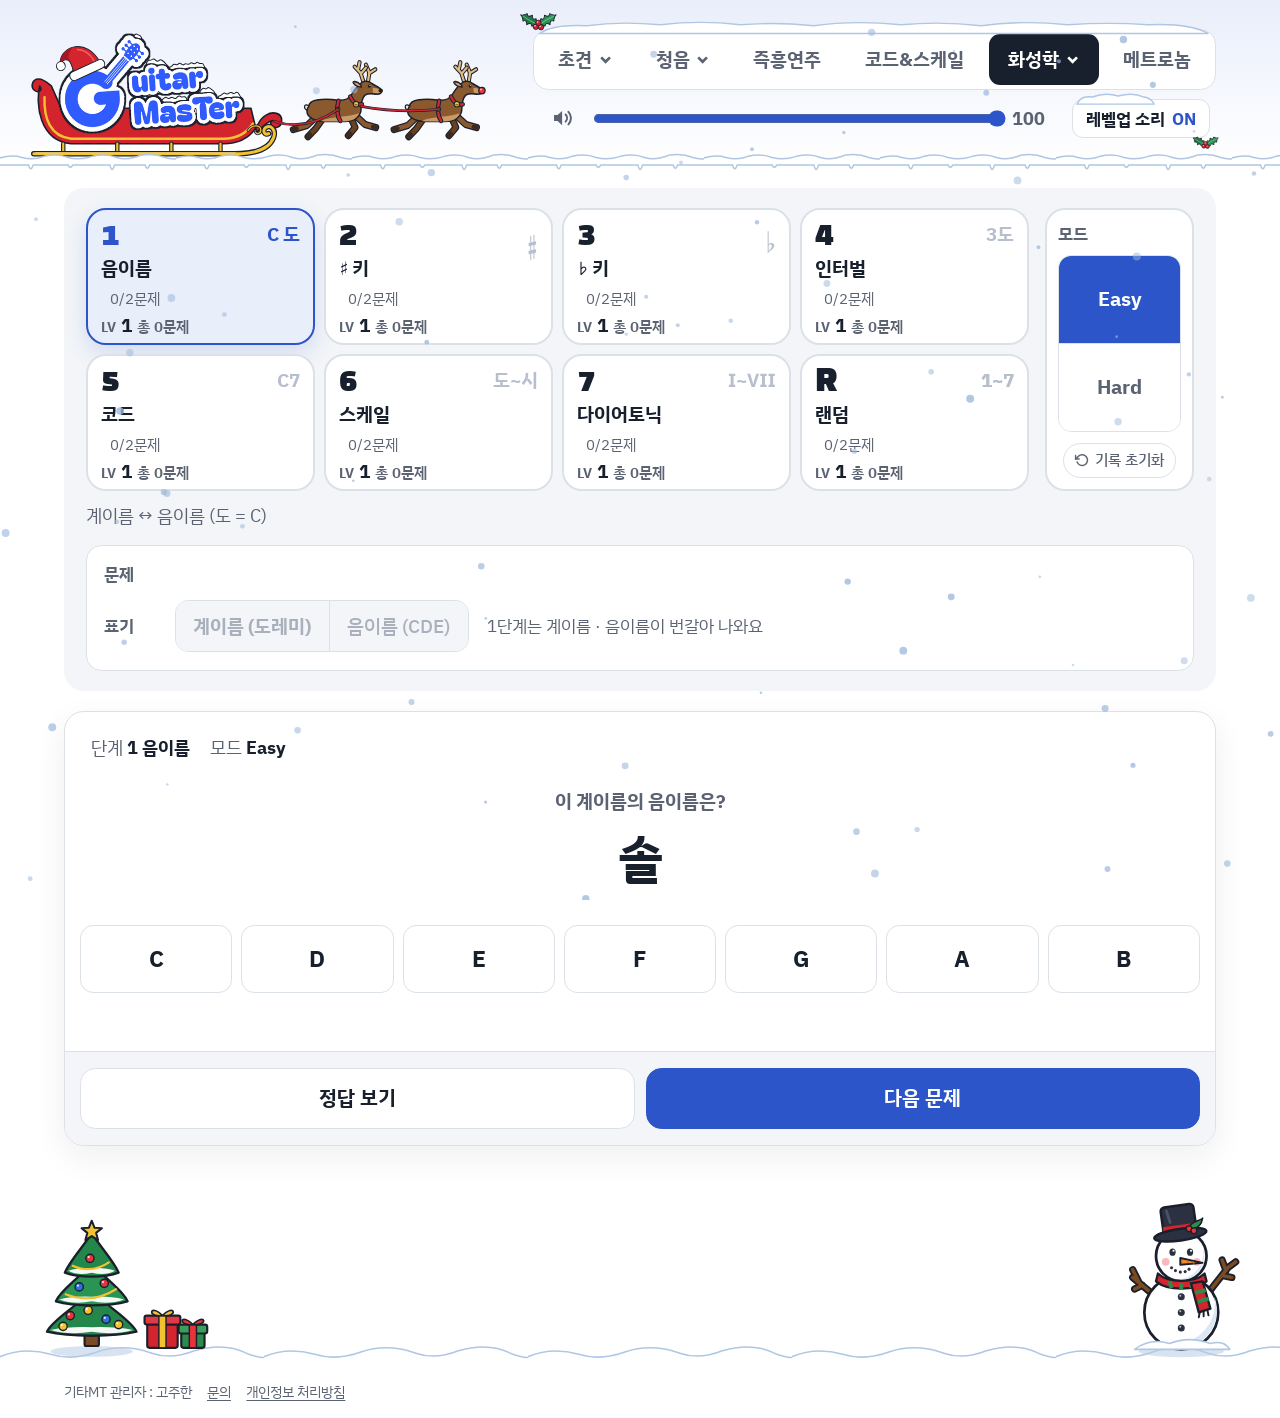
<file: harmony/index.html>
<!doctype html>
<html lang="ko">
<head>
<meta charset="utf-8">
<meta name="viewport" content="width=device-width, initial-scale=1, viewport-fit=cover">
<script src="../theme.js?v=9"></script>
<link rel="stylesheet" href="../theme.css?v=8">
<meta name="description" content="화성학 문제 — 음이름 · ♯ 키 · ♭ 키 · 인터벌 · 코드 · 스케일 · 다이어토닉 코드를 계속 맞히며 익히기">
<meta property="og:type" content="website">
<meta property="og:site_name" content="기타MT">
<meta property="og:title" content="화성학 | 기타MT">
<meta property="og:description" content="화성학 문제 — 음이름 · ♯ 키 · ♭ 키 · 인터벌 · 코드 · 스케일 · 다이어토닉 코드를 계속 맞히며 익히기">
<meta property="og:url" content="https://guitarmt.com/harmony/">
<meta property="og:image" content="https://guitarmt.com/og.png?v=7">
<meta property="og:image:width" content="1200">
<meta property="og:image:height" content="630">
<meta name="twitter:card" content="summary_large_image">
<style>body{margin:0}[hidden]{display:none!important}img{max-width:100%}
</style>
<title>화성학 | 기타MT</title>
<link rel="icon" href="../favicon.ico?v=6" sizes="any">
<link rel="icon" type="image/png" href="../favicon.png?v=6">
<link rel="apple-touch-icon" href="../apple-touch-icon.png?v=6">
<link rel="preconnect" href="https://fonts.googleapis.com">
<link rel="stylesheet" href="https://fonts.googleapis.com/css2?family=IBM+Plex+Sans+KR:wght@400;500;700&family=Black+Han+Sans&family=Noto+Music&display=swap">
<style>
/* 레이아웃: 머리 띠 → 연습 설정판(단계 카드·모드·박자·키) → 흰 악보 → 재생 버튼 */
:root{
  --bg:#FFFFFF; --ink:#18202E; --muted:#5B6372; --line:#DCE1E8; --tile:#F3F5F8;
  --accent:#2B55C9; --accent-soft:#E9EEFB; --accent-shadow:rgba(43,85,201,.25); --accent-glow:rgba(43,85,201,.16);
  --hard:#E8461F; --hard-soft:#FFD2C6; --hard-bg:#FFF1EC; --star:#FFB400; --star-off:#DDE2EA;
  --f-body:'IBM Plex Sans KR',system-ui,sans-serif;
  --f-disp:'Black Han Sans','IBM Plex Sans KR',sans-serif;
  --f-music:'Noto Music','Bravura',serif;
  color-scheme:light;
}
*{box-sizing:border-box}
body{background:var(--bg);color:var(--ink);font-family:var(--f-body);font-size:18px;line-height:1.55}
button{font:inherit;cursor:pointer}
.band{border-bottom:1.5px solid var(--line);background:linear-gradient(180deg,var(--accent-soft),var(--bg))}
.band .in{max-width:1080px;margin:0 auto;padding-block:26px 22px;
  padding-left:max(16px,env(safe-area-inset-left,0px));padding-right:max(16px,env(safe-area-inset-right,0px));
  display:flex;align-items:center;gap:16px}
.mark{width:56px;height:56px;border-radius:16px;background:var(--accent);display:grid;place-items:center;flex:none}
.mark span{font-family:var(--f-music);font-size:40px;line-height:1;color:#fff;margin-top:6px}
.mark svg{width:48px;height:48px;fill:#fff} .mark svg .h{fill:var(--accent)}
h1{margin:0;font-size:32px;font-weight:700;letter-spacing:-0.01em;line-height:1.15;text-wrap:balance}
h1.logo{font-family:var(--f-disp);font-weight:400;font-size:36px;letter-spacing:.01em;line-height:1.1} h1.logo img{display:block;height:92px;width:auto;margin:-6px 0 -6px -5px}
.how{margin:4px 0 0;color:var(--muted);font-size:17px}
.wrap{max-width:1080px;margin:0 auto;padding-block:22px 44px;
  padding-left:max(16px,env(safe-area-inset-left,0px));padding-right:max(16px,env(safe-area-inset-right,0px));
  display:flex;flex-direction:column;gap:18px}

.panel{display:flex;flex-direction:column;gap:14px;padding:18px 20px;border-radius:18px;background:var(--tile)}
.row{display:flex;flex-wrap:wrap;align-items:center;gap:12px 32px}
.field{display:flex;align-items:center;gap:12px;flex-wrap:wrap}
.label{font-size:15px;font-weight:700;color:var(--muted);min-width:44px}

/* 단계 카드 */
.stagewrap{display:grid;grid-template-columns:minmax(0,1fr) auto;gap:14px;align-items:stretch}
#levels{display:grid;grid-template-columns:repeat(6,minmax(0,1fr));gap:10px}   /* 5단계 + 랜덤 */
.stage{position:relative;text-align:left;border:2px solid var(--line);border-radius:18px;padding:14px 14px 12px;background:var(--bg);color:var(--ink);display:flex;flex-direction:column;gap:4px;min-width:0;container:card/inline-size}
.stage .top{display:flex;align-items:center;gap:7px;min-width:0}
.stage .num{font-family:var(--f-disp);font-size:36px;line-height:1}
.stage .sym{position:absolute;right:12px;top:10px;font-family:var(--f-music);font-size:32px;line-height:1;color:#B7BFCD}
.stage .name{font-weight:700;font-size:17px;white-space:nowrap;overflow:hidden;text-overflow:ellipsis}
.stage.rnd .stars{visibility:hidden}
.stage.rnd .sym{font-family:var(--f-body);font-size:17px;font-weight:700;top:14px}
@media (max-width:720px){ .stage.rnd .sym{font-size:16px;line-height:26px} }
.stars{display:flex;gap:2px;margin-top:2px} .stars svg{width:15px;height:15px;fill:var(--star-off)} .stars svg.on{fill:var(--star)}
.prog{display:flex;align-items:center;gap:8px;margin-top:4px}
.prog .pbar{flex:1;margin-top:0}
.cnt{font-size:14px;color:var(--muted);font-variant-numeric:tabular-nums;white-space:nowrap}
.pbar{height:6px;border-radius:3px;background:var(--line);margin-top:4px;overflow:hidden} .pbar i{display:block;height:100%;width:0;background:var(--accent)}
.stage[aria-pressed="true"]{border-color:var(--accent);background:var(--accent-soft);box-shadow:0 8px 20px var(--accent-glow)}
.stage[aria-pressed="true"] .num,.stage[aria-pressed="true"] .sym{color:var(--accent)}
/* Hard 표시: 숫자 옆에 붙여서 카드 크기가 Easy와 같게. 카드가 좁으면 ♯♭로 짧게 */
.hardtag{display:none;color:var(--hard);font-size:15px;font-weight:700;line-height:1;white-space:nowrap}
.hardtag .full{display:none}
.hardtag .short{font-family:var(--f-music);font-size:1.4em;font-weight:400}
.hard .hardtag{display:inline}
@container card (min-width:130px){ .hardtag .full{display:inline} .hardtag .short{display:none} }
@media (min-width:721px){ @container card (max-width:85.98px){ .hard .hardtag{display:none} } }  /* 광고를 켜서 카드가 아주 좁아지면 아이콘과 겹치지 않게 숨김 */
.hard .wrap{--accent:var(--hard);--accent-soft:var(--hard-bg);--accent-shadow:rgba(232,70,31,.28);--accent-glow:rgba(232,70,31,.16)}
/* 모드: 단계 카드와 같은 테두리 카드 안에 Easy/Hard를 하나의 이어 붙인 버튼으로 */
.modebox{display:flex;flex-direction:column;gap:8px;padding:12px 12px 12px;border:2px solid var(--line);border-radius:18px;background:var(--bg)}
.modebox .label{min-width:0}
#modes{display:flex;flex-direction:column;flex:1;min-width:112px;border:1.5px solid var(--line);border-radius:12px;overflow:hidden;background:var(--bg)}
#modes button{flex:1;min-height:46px;padding:0 16px;border:0;border-bottom:1.5px solid var(--line);background:var(--bg);font-weight:700;font-size:18px;color:var(--muted)}
#modes button:last-child{border-bottom:0}
#modes button[aria-pressed="true"][data-v="easy"]{background:var(--accent);color:var(--bg)}
#modes button[aria-pressed="true"][data-v="hard"]{background:var(--hard);color:var(--bg)}
.lvrow{display:flex;align-items:center;flex-wrap:wrap;gap:8px 16px;margin-top:-4px}
.lvdesc{font-size:16px;color:var(--muted)}
/* 연습 기록 초기화: 누르면 한 번 더 물어봄 */
.reset{display:flex;flex-direction:column;align-items:center;gap:6px;margin-top:2px}
.reset [hidden]{display:none!important}
.rask{display:flex;flex-direction:column;align-items:center;gap:6px}
.rbtns{display:inline-flex;gap:6px}
.rq{font-size:14px;font-weight:700;color:var(--ink);text-align:center;line-height:1.3}
.rmsg{font-size:14px;font-weight:700;color:var(--accent)}
.rbtn{display:inline-flex;align-items:center;gap:5px;min-height:32px;padding:0 10px;border:1.5px solid var(--line);border-radius:999px;background:var(--bg);font-size:14px;font-weight:500;color:var(--muted)}
.rbtn svg{width:13px;height:13px;overflow:visible;fill:none;stroke:currentColor;stroke-width:2.4;stroke-linecap:round;stroke-linejoin:round}
.rbtn.danger{background:var(--hard);border-color:var(--hard);color:var(--bg);font-weight:700}

/* 이어 붙인 버튼 묶음 */
.seg{display:inline-flex;flex-wrap:wrap;border:1.5px solid var(--line);border-radius:12px;overflow:hidden;background:var(--bg)}
.seg button{min-height:46px;padding:8px 16px;border:0;border-right:1.5px solid var(--line);background:var(--bg);font-size:17px;font-weight:500;color:var(--ink)}
.seg button:last-child{border-right:0}
.seg button[aria-pressed="true"]{background:var(--accent);color:var(--bg);font-weight:700}
#keys button{display:flex;flex-direction:column;align-items:center;justify-content:center;gap:0;min-height:56px;padding:6px 13px;line-height:1.15}
#keys .kl{font-size:18px;font-weight:700}
#keys .ks{font-size:13px;font-weight:500;color:var(--muted);font-variant-numeric:tabular-nums}
#keys button[aria-pressed="true"] .ks{color:var(--bg)}
.tempo{display:flex;align-items:center;gap:12px}
.tempo input{width:170px;accent-color:var(--accent)}
.tempo output{font-weight:700;font-variant-numeric:tabular-nums;min-width:72px}
.checks{display:flex;gap:10px;flex-wrap:wrap}
.check{display:inline-flex;align-items:center;gap:10px;min-height:48px;padding:0 18px 0 10px;border:1.5px solid var(--line);border-radius:999px;background:var(--bg);font-size:16.5px;font-weight:500;color:var(--ink);cursor:pointer;user-select:none;-webkit-user-select:none}
.check input{appearance:none;-webkit-appearance:none;flex:none;width:38px;height:24px;margin:0;border-radius:12px;background:var(--line);position:relative;cursor:pointer;transition:background .15s}
.check input::after{content:"";position:absolute;top:3px;left:3px;width:18px;height:18px;border-radius:50%;background:var(--bg);box-shadow:0 1px 3px rgba(24,32,46,.3);transition:left .15s}
.check input:checked{background:var(--accent)}
.check input:checked::after{left:17px}
.check:has(input:checked){border-color:var(--accent);background:var(--accent-soft);font-weight:700}
button:focus-visible,input:focus-visible{outline:3px solid var(--accent);outline-offset:2px}

/* 설정: 악보 상자 · 연주 상자 */
.setgrid{display:grid;grid-template-columns:minmax(0,2fr) minmax(0,1fr);gap:12px;align-items:stretch}
.setbox{display:flex;flex-direction:column;gap:12px;padding:14px 16px 16px;border:1.5px solid var(--line);border-radius:14px;background:var(--bg)}
.setbox h3{margin:0;font-size:15px;font-weight:700;color:var(--muted)}
.setbox .label{min-width:48px}
.scorebody{flex:1;display:flex;flex-wrap:wrap;align-items:center;gap:12px 20px}   /* 박자·마디는 왼쪽, 키는 오른쪽 */
.scoreleft{display:flex;flex-direction:column;gap:12px;flex:none}
.keyfield{align-items:stretch;flex:1 1 300px;min-width:0}
.keyfield .label{align-self:center;min-width:0}
.keys{display:flex;gap:8px;align-items:stretch;min-width:0;flex:1}
.keys .kc{display:flex} .keys .kc button{flex:1;height:auto;padding-left:8px;padding-right:8px}
.krows{display:flex;flex-direction:column;gap:8px;min-width:0;flex:1}
.krows .seg{display:flex;flex-wrap:nowrap} .krows .seg button{flex:1;min-width:0;padding-left:4px;padding-right:4px}
.setbox .tempo{flex-wrap:nowrap} .setbox .tempo input{flex:1;width:auto;min-width:80px}
@container (min-width:760.02px){   /* 컴퓨터: 악보 상자 빈 곳이 많아 버튼·글씨를 키움 */
  .scorebody{gap:14px 24px} .scoreleft{gap:14px}
  .scorebody .label{font-size:16px}
  .scorebody .seg button{min-height:50px;padding:8px 17px;font-size:17.5px}
  .krows{gap:12px} #keys .krows .seg button{min-height:56px;padding-left:4px;padding-right:4px}
  .keys{gap:10px} #keys .kc button{padding-left:14px;padding-right:14px}
  #keys .kl{font-size:18.5px} #keys .ks{font-size:13px}
}
.optlist{display:flex;flex-direction:column}
.optlist .check{flex-direction:row-reverse;justify-content:space-between;gap:12px;min-height:46px;padding:0;border:0;border-top:1.5px solid var(--line);border-radius:0;background:transparent;font-size:17px}
.optlist .check:first-child{border-top:0}
.optlist .check:has(input:checked){background:transparent;border-color:var(--line)}

/* 악보 */
.sheet{background:var(--bg);border:1.5px solid var(--line);border-radius:18px;padding:20px 14px 14px;box-shadow:0 10px 30px rgba(24,32,46,.07);overflow:hidden}
.meta{display:flex;flex-wrap:wrap;gap:6px 18px;padding:0 10px 6px;font-size:16px;color:var(--muted)}
.meta b{color:var(--ink)}
#score{display:block;width:100%;height:auto;color:var(--ink)}
#score .on .nh,#score .on .st{fill:var(--accent);stroke:var(--accent)}
#score .on text{fill:var(--accent)}
#score .on .hollow{fill:none}

.actions{display:grid;grid-template-columns:repeat(3,minmax(0,1fr));gap:10px;margin:10px -14px -14px;padding:14px;border-top:1.5px solid var(--line);background:var(--tile)}   /* 악보 카드 아래쪽에 붙은 버튼 줄 */
.btn{display:inline-flex;align-items:center;justify-content:center;gap:10px;min-height:56px;padding:0 16px;border-radius:14px;border:1.5px solid var(--line);background:var(--bg);font-size:18px;font-weight:700;color:var(--ink);white-space:nowrap}
.btn svg{width:18px;height:18px;fill:currentColor;flex:none}
.btn.primary{background:var(--accent);border-color:var(--accent);color:var(--bg)}
.status{font-size:16px;color:var(--muted);min-height:1.5em}
.credit{margin:8px 0 0;font-size:14px;color:var(--muted)}

/* 광고 자리: 컴퓨터는 양옆 세로(160×600), 휴대폰·태블릿은 버튼 아래 가로(320×100). ads-off면 숨김 */
.layout{max-width:1448px;margin:0 auto}
.wrap{container-type:inline-size}
.ad{display:none;flex-direction:column;align-items:center;justify-content:center;gap:4px;border:1.5px dashed var(--line);border-radius:12px;background:var(--tile);color:var(--muted);font-size:15px;font-weight:700}
.ad small{font-size:13px;font-weight:500;font-variant-numeric:tabular-nums}
.ad-side{width:160px;height:600px}
.ad-bottom{width:100%;max-width:320px;height:100px;margin:0 auto}
@media (min-width:1024px){
  body:not(.ads-off) .layout{display:grid;grid-template-columns:160px minmax(0,1fr) 160px;gap:24px;align-items:start;
    padding-block:22px 0;padding-left:max(16px,env(safe-area-inset-left,0px));padding-right:max(16px,env(safe-area-inset-right,0px))}
  body:not(.ads-off) .layout .wrap{max-width:none;margin:0;width:auto;padding-left:0;padding-right:0;padding-top:0}
  body:not(.ads-off) .ad-side{display:flex}
  body:not(.ads-off) .band .in{max-width:1448px;padding-left:calc(max(16px,env(safe-area-inset-left,0px)) + 184px);padding-right:calc(max(16px,env(safe-area-inset-right,0px)) + 184px)}
}
@media (max-width:1023.98px){ body:not(.ads-off) .ad-bottom{display:flex} }
@container (max-width:760px){
  .setgrid{grid-template-columns:1fr}
  .stagewrap{grid-template-columns:1fr}
  .modebox{flex-direction:row;align-items:center;flex-wrap:wrap;gap:8px 12px;padding:8px 12px;border-radius:14px} .reset{margin-top:0;flex:none} .rask{flex-direction:row;flex-wrap:wrap;justify-content:center} #modes{flex-direction:row;flex:1} #modes button{flex:1;min-width:0;border-bottom:0;border-right:1.5px solid var(--line)} #modes button:last-child{border-right:0}
}

@media (max-width:720px){
  .band .in{padding-block:18px 16px} h1{font-size:25px} h1.logo img{height:72px} .mark{width:46px;height:46px} .mark span{font-size:33px} .mark svg{width:40px;height:40px}
  .panel{padding:14px 12px}
  .stagewrap{grid-template-columns:1fr}
  #levels{gap:6px;grid-template-columns:repeat(3,minmax(0,1fr))}   /* 휴대폰은 3칸씩 두 줄 */
  .stage{padding:10px 4px 8px;border-radius:14px;align-items:center;text-align:center}
  .stage .num{font-size:28px} .stage .sym{position:static;font-size:24px;height:26px} .stage .name{display:none}
  .stars{gap:1px} .stars svg{width:10px;height:10px} .prog{flex-direction:column;align-items:center;gap:3px;width:100%} .prog .pbar{flex:none;width:80%} .cnt{font-size:13px}
  .pbar{width:80%}
  .stage .top{display:grid;grid-template-columns:minmax(0,1fr) auto minmax(0,1fr);gap:0;width:100%} .stage .top .num{grid-column:2}
  .hardtag{grid-column:3;justify-self:start;margin-left:2px;font-size:13px}
  .lvdesc{flex-basis:100%}
  .modebox{flex-direction:row;align-items:center;flex-wrap:wrap;gap:8px 12px;padding:8px 12px;border-radius:14px} .reset{margin-top:0;flex:none} .rask{flex-direction:row;flex-wrap:wrap;justify-content:center} #modes{flex-direction:row;flex:1} #modes button{flex:1;min-width:0;border-bottom:0;border-right:1.5px solid var(--line)} #modes button:last-child{border-right:0}
  .seg button{padding:8px 12px}
  .setgrid{grid-template-columns:1fr} .setbox{padding:12px 12px 14px} .setbox .label{min-width:40px}
  #keys button{padding:6px 6px;min-width:36px}
  .tempo input{width:140px}
  .actions{gap:6px;margin:8px -14px -14px;padding:10px} .btn{min-height:50px;padding:0 6px;font-size:16px;gap:6px} .btn svg{width:15px;height:15px}
}
@media (prefers-reduced-motion:reduce){ *{transition:none!important} }

/* 맨 위 메뉴 (세 페이지 공통) */
.band .in{flex-wrap:wrap;row-gap:14px}
.brand{display:flex;align-items:center;gap:16px;color:inherit;text-decoration:none;margin-right:auto;min-width:0}
.nav{display:flex;gap:4px;background:var(--bg);border:1.5px solid var(--line);border-radius:14px;padding:4px}
.nav a{display:inline-flex;align-items:center;justify-content:center;min-height:46px;padding:0 18px;border-radius:10px;font-weight:700;font-size:17px;color:var(--muted);text-decoration:none;white-space:nowrap}
.nav a[aria-current="page"]{background:var(--ink);color:var(--bg)}
.nav a:focus-visible,.brand:focus-visible{outline:3px solid var(--accent);outline-offset:2px}
@media (max-width:720px){ .nav{width:100%;box-sizing:border-box;gap:2px} .nav a{flex:1 1 0;min-width:0;padding:4px 2px;font-size:15px;line-height:1.2;white-space:normal;text-align:center;word-break:keep-all} }   /* 메뉴 5칸: 휴대폰은 두 줄 글씨 허용 */
/* 컴퓨터 카드 오른쪽 위 그림 (K 요청 2026-11-12, 다른 페이지처럼). 휴대폰은 이름 대신 글자 기호 그대로 */
.stage .pic{position:absolute;right:12px;top:10px;color:#B7BFCD;line-height:0;pointer-events:none}
.stage .pic svg{height:32px;width:auto;fill:currentColor;display:block}
.stage .pic.t{font-family:var(--f-body);font-size:17px;font-weight:700;line-height:1;top:14px}
.stage[aria-pressed="true"] .pic{color:var(--accent)}
.stage.txt.rnd .sym{display:block}   /* 랜덤 카드는 컴퓨터에서도 글자 기호 (멜로디 초견 1~5처럼) */
@media (max-width:720px){ .stage .pic{display:none} }
@media (min-width:721px){ @container card (max-width:215px){ .hardtag .full{display:none} .hardtag .short{display:inline} } }   /* 오른쪽 위 기호와 "+ 부속·차용"이 겹치면 짧게 "+α" */
.stage.txt .sym{display:none}   /* 컴퓨터: 이름에 도수가 있어서 오른쪽 위 글자는 뺌 (휴대폰만 보임) */
@media (max-width:720px){ .stage.txt .sym{display:block;font-family:var(--f-body);font-size:16px;font-weight:700;line-height:26px} }
/* 청음: 답 칸 · 답 버튼 */
.answer{display:flex;flex-direction:column;gap:12px;padding:6px 6px 4px}
.ansrow{display:grid;grid-template-columns:minmax(0,1fr) auto;gap:10px;align-items:stretch}
.slots{display:grid;grid-template-columns:repeat(4,minmax(0,1fr));gap:8px}
.slot{display:flex;flex-direction:column;align-items:center;justify-content:center;gap:0;min-height:66px;padding:4px 2px;border:2px solid var(--line);border-radius:14px;background:var(--bg);color:var(--ink);line-height:1.2}
.slot .sn{font-size:13px;font-weight:500;color:var(--muted)}
.slot .sv{font-size:22px;font-weight:700}
.slot .sv.empty{color:#B7BFCD}
.slot .sf{font-size:14px;font-weight:700}
.slot[aria-current="true"]{border-color:var(--accent);background:var(--accent-soft);box-shadow:0 6px 16px var(--accent-glow)}
.slot.given{background:var(--tile);cursor:default}
.slot.ok{border-color:#2B55C9;background:#E9EEFB} .slot.ok .sv{color:#2B55C9}   /* 맞음은 Hard에서도 파랑 (틀림 주황과 구분) */
.slot.ng{border-color:var(--hard);background:var(--hard-bg)} .slot.ng .sv{color:var(--hard);text-decoration:line-through;text-decoration-thickness:2px}
.slot.ng .sf{color:var(--ink)}
.anscol{display:flex;flex-direction:column;gap:8px}
.anscol .btn{flex:1;min-height:0}
.btn:disabled{opacity:.45;cursor:default}
.pads{display:flex;flex-direction:column;gap:8px}
.pad{display:grid;gap:6px}
.pad.p7{grid-template-columns:repeat(7,minmax(0,1fr))}
.pad.p5{grid-template-columns:repeat(5,minmax(0,1fr));padding:0 7%}
.pad button{min-height:54px;padding:0 2px;border:1.5px solid var(--line);border-radius:12px;background:var(--bg);font-size:19px;font-weight:700;color:var(--ink);white-space:nowrap}
.pad.p5 button{background:var(--tile);font-size:17px}
.pad button:active{background:var(--accent-soft);border-color:var(--accent)}
.result{font-size:17px;font-weight:700;color:var(--muted);min-height:1.5em;padding:0 4px}
.result.good{color:var(--accent)}
/* ===== 화성학 문제 (K 요청 2026-11-17, 교재 "화성학 첫걸음 VOL.01"을 보고 Claude가 만듦 — K가 보고 수정 예정) ===== */
#levels{grid-template-columns:repeat(4,minmax(0,1fr))}   /* 휴대폰: 4칸씩 두 줄 */
@media (min-width:721px){   /* 컴퓨터: 두 줄 그대로, 카드 낮게 (K 확정 2026-11-17 시안 3) */
  #levels{gap:8px} .stage{padding:10px 12px 8px;gap:2px} .stage .num{font-size:28px}
  .stage .lvl{margin-top:2px;font-size:17px} .prog{margin-top:2px} .modebox{padding:10px} #modes button{min-height:38px}
}
.stage .stars{display:none!important}   /* 별 뺌 (K "별 필요없어") */

@media (max-width:720px){ #levels{grid-template-columns:repeat(4,minmax(0,1fr))} }
.stage .pic.t{font-family:var(--f-body)}
.stage .pic.m{font-family:var(--f-music);font-size:30px;font-weight:400;top:8px}
.setbox.off .seg button{background:var(--tile);color:#A9B0BC;pointer-events:none;cursor:default}
html[data-theme="dark"] .setbox.off .seg button{color:#565D69}
.setrow{display:flex;flex-wrap:wrap;align-items:center;gap:10px 16px}
.setnote{font-size:15px;color:var(--muted)}
/* Hard 표시 (K 지적 2026-11-17 "글씨가 이상해"): 짧은 표시도 같은 글꼴 · 크기, 컴퓨터는 늘 전체 글자 */
.hardtag .short{font-family:var(--f-body)!important;font-size:1em!important;font-weight:700!important}
@media (min-width:721px){ .hardtag .full{display:inline!important} .hardtag .short{display:none!important} }
@media (max-width:720px){ .hard .hardtag{display:none!important} }   /* 휴대폰은 카드가 4칸이라 좁아서 숨김 (Hard는 주황 색으로 보임) */

/* 문제 칸 */
.qbox{display:flex;flex-direction:column;align-items:center;gap:10px;padding:18px 10px 22px;text-align:center}
.qask{font-size:17px;font-weight:700;color:var(--muted)}
.qbig{font-size:46px;font-weight:700;line-height:1.2;color:var(--ink);word-break:keep-all}
.qbig .arr{color:#B7BFCD;margin:0 .25em;font-weight:500}
.chips{display:flex;flex-wrap:wrap;justify-content:center;gap:8px}
.chip{display:inline-flex;flex-direction:column;align-items:center;min-width:64px;padding:8px 12px;border:2px solid var(--line);border-radius:14px;background:var(--bg);line-height:1.15}
.chip b{font-size:26px;font-weight:700;color:var(--ink)}
.chip small{font-size:13px;font-weight:500;color:var(--muted)}
.chip.hid b{color:#B7BFCD}
.chip.rt{border-color:var(--accent);background:var(--accent-soft)} .chip.rt b{color:var(--accent)}
.notes .chip{min-width:58px}
@media (max-width:720px){
  .qbig{font-size:34px} .chip{min-width:46px;padding:6px 8px} .chip b{font-size:21px} .notes .chip{min-width:40px} .chips{gap:6px}
}

/* 고른 답 + 정답 확인 (근음 + 종류처럼 두 번 고르는 문제) */
.pick{display:grid;grid-template-columns:minmax(0,1fr) auto;gap:10px;align-items:stretch;max-width:560px;width:100%;margin:0 auto 4px}
.pick .slot{min-height:62px}
.pick .slot .sv{font-size:26px}
.pick .btn{min-height:62px}

/* 답 버튼 */
.pads{display:flex;flex-direction:column;gap:10px;margin-top:12px}
.prow{display:flex;flex-wrap:wrap;justify-content:center;gap:8px}
.pbtn{display:flex;flex-direction:column;align-items:center;justify-content:center;gap:1px;min-width:0;min-height:62px;padding:4px 6px;border:1.5px solid var(--line);border-radius:12px;background:var(--bg);color:var(--ink);line-height:1.15;flex:0 0 calc((100% - 48px)/7)}
.pbtn .cn{font-size:21px;font-weight:700;white-space:nowrap}
.pbtn .cr{font-size:13px;font-weight:500;color:var(--muted);white-space:nowrap}
.pbtn.w5{flex-basis:calc((100% - 32px)/5)} .pbtn.w4{flex-basis:calc((100% - 24px)/4)} .pbtn.w6{flex-basis:calc((100% - 40px)/6)}
.pbtn.k8{flex-basis:calc((100% - 56px)/8)}
.pbtn.acc{flex:0 0 76px;background:var(--tile)}
.pbtn.acc .cn{font-size:24px}
.pbtn.on{border-color:var(--accent);background:var(--accent-soft)} .pbtn.on .cn{color:var(--accent)}
.pbtn.ok{border-color:#2B55C9;background:#E9EEFB} .pbtn.ok .cn,.pbtn.ok .cr{color:#2B55C9}
.pbtn.ng{border-color:var(--hard);background:var(--hard-bg)} .pbtn.ng .cn{color:var(--hard)}
.pbtn:disabled{cursor:default}
.plabel{font-size:14px;font-weight:700;color:var(--muted);text-align:center;margin-bottom:-2px}
/* 음정 버튼: 1~7도 칸마다 세로로 */
.ivl{display:grid;grid-template-columns:repeat(7,minmax(0,1fr));gap:8px;align-items:start}
.ivl .col{display:flex;flex-direction:column;gap:6px}
.ivl .col .hd{font-size:14px;font-weight:700;color:var(--muted);text-align:center}
.ivl .pbtn{flex:none;width:100%}
.ivl .pbtn .cn{font-size:19px}
@media (max-width:720px){
  .prow{gap:5px} .pbtn{flex-basis:calc((100% - 15px)/4);min-height:56px;padding:4px 2px} .pbtn .cn{font-size:18px} .pbtn .cr{font-size:12px}
  .pbtn.w5{flex-basis:calc((100% - 10px)/3)} .pbtn.w6{flex-basis:calc((100% - 10px)/3)} .pbtn.w4{flex-basis:calc((100% - 15px)/4)}
  .pbtn.k8{flex-basis:calc((100% - 15px)/4)}
  .pbtn.acc{flex:0 0 64px}
  .ivl{gap:4px} .ivl .pbtn{min-height:58px} .ivl .pbtn .cn{font-size:14px;white-space:normal;line-height:1.2} .ivl .col .hd{font-size:13px}
  .pick .slot .sv{font-size:22px}
}

/* 결과 · 풀이 */
.result{font-size:19px;font-weight:700;color:var(--muted);min-height:1.5em;text-align:center;margin-top:14px}
.result.good{color:#2B55C9} .result.bad{color:var(--hard)}
html[data-theme="dark"] .result.good{color:#2B55C9}
.expl{max-width:640px;margin:6px auto 0;padding:12px 16px;border-radius:14px;background:var(--tile);font-size:17px;line-height:1.6;color:var(--ink);text-align:center;word-break:keep-all}
.actions{grid-template-columns:repeat(2,minmax(0,1fr))}
</style>
</head>
<body class="ads-off">
<div class="band"><div class="in">
  <a class="brand" href="../">
    <div><h1 class="logo"><img src="../logo.png" alt="기타MT" width="190" height="100"></h1></div>
  </a>
  <nav class="nav" aria-label="메뉴">
    <div class="grp"><button type="button" class="gbtn" aria-haspopup="true" aria-expanded="false">초견<svg viewBox="0 0 12 12" aria-hidden="true"><path d="M2 4l4 4 4-4"/></svg></button><div class="drop"><div class="dropin"><a href="../">멜로디 초견</a><a href="../chord/">코드 초견</a></div></div></div>
    <div class="grp"><button type="button" class="gbtn" aria-haspopup="true" aria-expanded="false">청음<svg viewBox="0 0 12 12" aria-hidden="true"><path d="M2 4l4 4 4-4"/></svg></button><div class="drop"><div class="dropin"><a href="../ear/">멜로디 청음</a><a href="../chordear/">코드 청음</a></div></div></div>
    <a href="../improv/">즉흥<wbr>연주</a>
    <a href="../chordscale/">코드&amp;<wbr>스케일</a>
    <div class="grp r"><button type="button" class="gbtn cur" aria-haspopup="true" aria-expanded="false">화성학<svg viewBox="0 0 12 12" aria-hidden="true"><path d="M2 4l4 4 4-4"/></svg></button><div class="drop"><div class="dropin"><a href="./" aria-current="page">기초 화성학</a><span class="soon" aria-disabled="true">고급 화성학<small>준비 중</small></span></div></div></div>
    <a href="../metronome/">메트로<wbr>놈</a>
  </nav>
</div></div>

<div class="layout">
<aside class="ad ad-side" aria-label="광고">광고<small>160×600</small></aside>
<div class="wrap">
  <section class="panel" aria-label="설정">
    <div class="stagewrap">
      <div id="levels" role="group" aria-label="단계"></div>
      <div class="modebox"><span class="label">모드</span><div id="modes"></div><div class="reset">
          <span class="rmsg" id="resetMsg" role="status" hidden>초기화했어요</span>
          <button type="button" class="rbtn" id="resetBtn"><svg viewBox="0 0 24 24" aria-hidden="true"><polyline points="1 4 1 10 7 10"/><path d="M3.51 15a9 9 0 1 0 2.13-9.36L1 10"/></svg>기록 초기화</button>
          <span class="rask" id="resetAsk" hidden><span class="rq">기록을 모두 지울까요?</span><span class="rbtns"><button type="button" class="rbtn danger" id="resetYes">초기화</button><button type="button" class="rbtn" id="resetNo">취소</button></span></span>
        </div></div>
    </div>
    <div class="lvrow">
      <div class="lvdesc" id="lvdesc"></div>
    </div>
    <div class="setbox" id="nameBox" aria-label="문제 설정"><h3>문제</h3>
      <div class="setrow"><span class="label">표기</span><div class="seg" id="names"></div><span class="setnote" id="nameNote"></span></div>
    </div>
  </section>

  <section class="sheet" aria-label="화성학 문제">
    <div class="meta" id="meta"></div>
    <div class="qbox" id="qbox"></div>
    <div class="pick" id="pick" hidden>
      <div class="slot" id="pickSlot"><span class="sn" id="pickHead">고른 답</span><span class="sv empty" id="pickVal">?</span></div>
      <button type="button" class="btn primary" id="checkBtn">정답 확인</button>
    </div>
    <div class="pads" id="pads" role="group" aria-label="답"></div>
    <div class="result" id="result" aria-live="polite"></div>
    <div class="expl" id="expl" hidden></div>
    <div class="actions">
      <button type="button" class="btn" id="showBtn">정답 보기</button>
      <button type="button" class="btn primary" id="nextBtn">다음 문제</button>
    </div>
  </section>

  <aside class="ad ad-bottom" aria-label="광고">광고<small>320×100</small></aside>
</div>
<aside class="ad ad-side" aria-label="광고">광고<small>160×600</small></aside>
</div>

<script>
(()=>{
/* ---------- 음 (교재: 계이름 도레미파솔라시 = 음이름 CDEFGAB) ---------- */
const LET=['C','D','E','F','G','A','B'], SOL=['도','레','미','파','솔','라','시'];
const SEMI=[0,2,4,5,7,9,11];
const accTxt=a=>a>0?'♯'.repeat(a):a<0?'♭'.repeat(-a):'';
const N=(L,a=0)=>({L:((L%7)+7)%7,a});
const pcOf=n=>((SEMI[n.L]+n.a)%12+12)%12;
const nm=(n,sys)=>(sys==='sol'?SOL:LET)[n.L]+accTxt(n.a);
const same=(x,y)=>x&&y&&x.L===y.L&&x.a===y.a;
function up(root,steps,semis){                        // root에서 글자 steps칸 위, 반음 semis개 위인 음 (이론대로 이름)
  const L=(root.L+steps)%7, want=(pcOf(root)+semis)%12; let a=((want-SEMI[L])%12+12)%12; if(a>6) a-=12;
  return N(L,a);
}

/* ---------- 키 (교재 1장 6·7장) ---------- */
const SHARP_ORDER=[3,0,4,1,5,2,6];   // 파 도 솔 레 라 미 시
const FLAT_ORDER=[6,2,5,1,4,0,3];    // 시 미 라 레 솔 도 파
const SHARP_KEYS=[N(0),N(4),N(1),N(5),N(2),N(6),N(3,1),N(0,1)];        // #0~7: C G D A E B F♯ C♯
const FLAT_KEYS=[N(0),N(3),N(6,-1),N(2,-1),N(5,-1),N(1,-1),N(4,-1),N(0,-1)];   // ♭0~7: C F B♭ E♭ A♭ D♭ G♭ C♭
function keyScale(k){ return [0,2,4,5,7,9,11].map((s,i)=>up(k,i,s)); }   // 메이저 스케일 7음

/* ---------- 음정 (교재 2·3장) ---------- */
const PERF={1:0,4:5,5:7}, MAJ={2:2,3:4,6:9,7:11};
function ivlName(num,diff){                            // diff = 기준(완전·장)에서 반음 몇 개 차이
  if(PERF[num]!=null) return ({0:'완전','1':'증','-1':'감'})[diff];
  return ({0:'장','-1':'단','1':'증','-2':'감'})[diff];
}
const IVL_EASY=[[1,'완전'],[2,'단'],[2,'장'],[3,'단'],[3,'장'],[4,'완전'],[5,'완전'],[6,'단'],[6,'장'],[7,'단'],[7,'장']];
const IVL_HARD=IVL_EASY.concat([[5,'감'],[5,'증']]);   // 교재 3장 3절: 증5도 · 감5도
function ivlSemis(num,q){ const b=PERF[num]!=null?PERF[num]:MAJ[num]; return b+({완전:0,장:0,단:-1,증:1,감:PERF[num]!=null?-1:-2})[q]; }

/* ---------- 코드 (교재 2·3장) ---------- */
const CHORDS={
  'M':{suf:'',ko:'메이저',st:[0,2,4],se:[0,4,7]},
  'm':{suf:'m',ko:'마이너',st:[0,2,4],se:[0,3,7]},
  'sus4':{suf:'sus4',ko:'서스포',st:[0,3,4],se:[0,5,7]},
  'aug':{suf:'aug',ko:'어그먼트',st:[0,2,4],se:[0,4,8]},
  'dim':{suf:'dim',ko:'디미니쉬',st:[0,2,4],se:[0,3,6]},
  'M7':{suf:'M7',ko:'메이저 세븐',st:[0,2,4,6],se:[0,4,7,11]},
  '7':{suf:'7',ko:'세븐',st:[0,2,4,6],se:[0,4,7,10]},
  'm7':{suf:'m7',ko:'마이너 세븐',st:[0,2,4,6],se:[0,3,7,10]},
  'm7♭5':{suf:'m7♭5',ko:'하프 디미니쉬',st:[0,2,4,6],se:[0,3,6,10]},
  'aug7':{suf:'aug7',ko:'어그먼트 세븐',st:[0,2,4,6],se:[0,4,8,10]},
  'dim7':{suf:'dim7',ko:'디미니쉬 세븐',st:[0,2,4,6],se:[0,3,6,9]},
};
const TRI=['M','m','sus4','aug','dim'], SEV=['M7','7','m7','m7♭5','aug7','dim7'];
const chordTones=(r,t)=>CHORDS[t].st.map((s,i)=>up(r,s,CHORDS[t].se[i]));
const chordName=(r,t)=>nm(r,'let')+CHORDS[t].suf;
const BUILD={'M':'장3도 + 단3도','m':'단3도 + 장3도','sus4':'메이저의 가운데 음을 반음 ↑','aug':'장3도 + 장3도','dim':'단3도 + 단3도',
  'M7':'메이저 + 장7도','7':'메이저 + 단7도','m7':'마이너 + 단7도','m7♭5':'디미니쉬 + 단7도','aug7':'어그먼트 + 단7도','dim7':'단3도 간격으로 쌓기'};

/* ---------- 스케일 (교재 3장 1·2절) ---------- */
const SCALES={
  maj:{ko:'메이저',se:[0,2,4,5,7,9,11],f:'♭ 없음'},
  nat:{ko:'내추럴 마이너',se:[0,2,3,5,7,8,10],f:'♭3 · ♭6 · ♭7'},
  har:{ko:'하모닉 마이너',se:[0,2,3,5,7,8,11],f:'♭3 · ♭6'},
  mel:{ko:'멜로딕 마이너',se:[0,2,3,5,7,9,11],f:'♭3'},
};

/* ---------- 다이어토닉 (교재 3장 9·10절) ---------- */
const ROM=['Ⅰ','Ⅱ','Ⅲ','Ⅳ','Ⅴ','Ⅵ','Ⅶ'];
const DIA3=['M','m','m','M','M','m','dim'], DIA7=['M7','m7','m7','M7','7','m7','m7♭5'];
const romOf=(d,t)=>ROM[d]+CHORDS[t].suf;

/* ---------- 단계 ---------- */
const LEVELS=[
  {n:1,name:'음이름',pc:'C 도',sym:'C도',desc:'계이름 ↔ 음이름 (도 = C)',hdesc:'♯ · ♭ 붙은 음까지',tag:'+ ♯♭',tagS:'+ ♯♭'},
  {n:2,name:'♯ 키',pc:'♯',m:1,sym:'♯',desc:'♯ 붙는 순서와 개수를 보고 무슨 키인지',hdesc:'♯ 개수만 보고 (순서는 외워서)',tag:'개수만',tagS:'개수'},
  {n:3,name:'♭ 키',pc:'♭',m:1,sym:'♭',desc:'♭ 붙는 순서와 개수를 보고 무슨 키인지',hdesc:'♭ 개수만 보고 (순서는 외워서)',tag:'개수만',tagS:'개수'},
  {n:4,name:'인터벌',pc:'3도',sym:'3도',desc:'두 음 사이가 몇 도인지 (완전1도 ~ 장7도)',hdesc:'♯ · ♭ 근음 + 증5도 · 감5도',tag:'+ 증·감',tagS:'+ 증감'},
  {n:5,name:'코드',pc:'C7',sym:'C7',desc:'구성음을 보고 코드 맞히기 (M · m · sus4 · aug · dim)',hdesc:'♯ · ♭ 근음 + 7th 코드 (M7 · 7 · m7 · m7♭5 · aug7 · dim7)',tag:'+ 7th',tagS:'7th'},
  {n:6,name:'스케일',pc:'도~시',sym:'도~시',desc:'스케일 음 7개를 보고 맞히기 (메이저 · 내추럴 마이너)',hdesc:'♯ · ♭ 근음 + 하모닉 · 멜로딕 마이너',tag:'+ 마이너',tagS:'+ 마이너'},
  {n:7,name:'다이어토닉',pc:'Ⅰ~Ⅶ',sym:'Ⅰ~Ⅶ',desc:'키의 다이어토닉 코드 맞히기 (3화음)',hdesc:'♭ · ♯ 많은 키 + 7th 다이어토닉',tag:'+ 7th',tagS:'7th'},
];

/* ---------- 상태 ---------- */
const store={get(k,d){try{const v=localStorage.getItem('hm-'+k);return v==null?d:JSON.parse(v)}catch(e){return d}},
             set(k,v){try{localStorage.setItem('hm-'+k,JSON.stringify(v))}catch(e){}}};
/* 들어올 때마다 설정은 처음으로 — 스위치 · 연습 기록만 기억 (K 요청 2026-11-21) */
try{ const KEEP=['done']; Object.keys(localStorage).forEach(k=>{ if(k.startsWith('hm-')&&!KEEP.includes(k.slice(3))) localStorage.removeItem(k); }); }catch(e){}
let sel=1; /* 들어올 때마다 첫 카드 (K 요청 2026-11-21) */ if(sel!==0&&!LEVELS[sel-1]) sel=1;   // 0 = 랜덤
let mode=store.get('mode','easy'); if(mode!=='hard') mode='easy';
let sys=store.get('names','sol'); if(sys!=='let') sys='sol';        // 문제 표기: 계이름(처음) · 음이름
let done=store.get('done',null); if(!done||typeof done!=='object'||!done.easy) done={easy:{},hard:{}};
let q=null, answered=false, pick={root:null,acc:0,type:null}, tally={n:0,ok:0};

const $=id=>document.getElementById(id);
const rnd=a=>a[Math.floor(Math.random()*a.length)];
const hard=()=>mode==='hard';
const NAT=[0,1,2,3,4,5,6].map(L=>N(L));
const ACCR=[N(3,1),N(0,1),N(4,1),N(6,-1),N(2,-1),N(5,-1),N(1,-1),N(4,-1)];   // Hard 근음: F♯ C♯ G♯ B♭ E♭ A♭ D♭ G♭
const rootPool=()=>hard()?NAT.concat(ACCR):NAT;
const ok1=(ns,max)=>ns.every(n=>Math.abs(n.a)<=max);
let lastKey='';

/* ---------- 문제 만들기 ---------- */
// 문제 = {lv, ask, big(html), chips, kind:'note'|'key'|'ivl'|'chord'|'scale'|'rom', ans, expl, opts}
function chipHTML(n,cls=''){ return '<span class="chip '+cls+'"><b>'+nm(n,sys)+'</b></span>'; }
const mk={
  1(){                                                 // 계이름 ↔ 음이름
    let n,dir,k=0; do{ n=hard()?rnd(NAT.concat([0,1,2,3,4,5,6].map(L=>N(L,1)),[0,1,2,3,4,5,6].map(L=>N(L,-1)))):rnd(NAT); dir=Math.random()<.5?'sol':'let'; k++; }while(dir+nm(n,dir)===lastKey&&k<20);
    lastKey=dir+nm(n,dir);
    const other=dir==='sol'?'let':'sol';
    return {lv:1,kind:'note',ansSys:other,acc:hard(),ask:dir==='sol'?'이 계이름의 음이름은?':'이 음이름의 계이름은?',
      big:nm(n,dir),ans:n,ansTxt:nm(n,other),
      expl:'<b>'+SOL[n.L]+'</b> = <b>'+LET[n.L]+'</b>'+(n.a?' → '+nm(n,'sol')+' = '+nm(n,'let'):'')};
  },
  2(){ return keyQ(true); },
  3(){ return keyQ(false); },
  4(){                                                 // 두 음 사이 몇 도
    for(let t=0;t<200;t++){
      const r=rnd(rootPool()), [num,ql]=rnd(hard()?IVL_HARD:IVL_EASY), s=ivlSemis(num,ql), u=up(r,num-1,s);
      if(Math.abs(u.a)>1) continue;
      if(num===1&&Math.random()<.6) continue;           // 완전1도(같은 음)는 가끔만
      const id=nm(r,'sol')+nm(u,'sol'); if(id===lastKey) continue; lastKey=id;
      const cnt=[]; for(let i=0;i<num;i++) cnt.push(nm(N(r.L+i),sys));
      return {lv:4,kind:'ivl',ask:'두 음 사이는 몇 도일까요? (아래 음 → 위 음)',
        big:nm(r,sys)+'<span class="arr">→</span>'+nm(u,sys),ans:{num,q:ql},ansTxt:ql+num+'도',
        expl:cnt.join(' · ')+' → <b>'+num+'도</b>, 반음 '+s+'개 → <b>'+ql+num+'도</b>'};
    }
  },
  5(){                                                 // 구성음 → 코드
    for(let t=0;t<200;t++){
      const r=rnd(rootPool()), ty=rnd(hard()?TRI.concat(SEV,SEV):TRI), ts=chordTones(r,ty);
      if(!ok1(ts,hard()?2:1)) continue;
      const id=chordName(r,ty); if(id===lastKey) continue; lastKey=id;
      return {lv:5,kind:'chord',types:hard()?TRI.concat(SEV):TRI,ask:'이 구성음으로 만든 코드는?',
        chips:'<div class="chips notes">'+ts.map((n,i)=>chipHTML(n)).join('')+'</div>',ans:{root:r,type:ty},ansTxt:id,
        expl:'근음 <b>'+nm(r,sys)+'</b> · '+BUILD[ty]+' → <b>'+id+'</b> ('+CHORDS[ty].ko+')'};
    }
  },
  6(){                                                 // 스케일 음 7개 → 스케일
    const kinds=hard()?['maj','nat','har','mel']:['maj','nat'];
    for(let t=0;t<200;t++){
      const r=rnd(rootPool()), sk=rnd(kinds), ns=SCALES[sk].se.map((s,i)=>up(r,i,s));
      if(!ok1(ns,1)) continue;
      const id=nm(r,'let')+' '+SCALES[sk].ko; if(id===lastKey) continue; lastKey=id;
      return {lv:6,kind:'scale',kinds,ask:'이 음들로 된 스케일은?',
        chips:'<div class="chips notes">'+ns.map(n=>chipHTML(n)).join('')+'</div>',ans:{root:r,type:sk},ansTxt:id,
        expl:'첫 음 <b>'+nm(r,sys)+'</b>, 메이저 스케일에서 '+SCALES[sk].f+' → <b>'+id+'</b>'};
    }
  },
  7(){                                                 // 다이어토닉
    const sev=hard(), maxAcc=hard()?6:3;
    const keys=[];
    for(let i=0;i<=maxAcc;i++){ keys.push(SHARP_KEYS[i]); if(i) keys.push(FLAT_KEYS[i]); }
    for(let t=0;t<200;t++){
      const k=rnd(keys), d=Math.floor(Math.random()*7), sc=keyScale(k), r=sc[d], ty=(sev?DIA7:DIA3)[d], cn=chordName(r,ty);
      const kn=nm(k,'let'), dir=Math.random()<.5;
      const id=kn+d+dir; if(id===lastKey) continue; lastKey=id;
      const expl=kn+' 메이저 스케일: '+sc.map((n,i)=>i===d?'<b>'+nm(n,sys)+'</b>':nm(n,sys)).join(' · ')+'<br>'+ROM[d]+'번째 음 <b>'+nm(r,sys)+'</b>에서 3도씩 쌓기 → <b>'+cn+'</b> = <b>'+romOf(d,ty)+'</b>';
      if(dir) return {lv:7,kind:'chord',types:sev?['M7','m7','7','m7♭5']:['M','m','dim'],ask:kn+' 키의 '+ROM[d]+' 코드는?'+(sev?' (7th)':''),
        big:kn+' 키 · '+ROM[d],ans:{root:r,type:ty},ansTxt:cn,expl};
      return {lv:7,kind:'rom',ask:kn+' 키에서 이 코드는 몇 번째 코드일까요?',big:kn+' 키 · '+cn,ans:d,ansTxt:romOf(d,ty),expl};
    }
  },
};
function keyQ(sharp){
  const KS=sharp?SHARP_KEYS:FLAT_KEYS, ORD=sharp?SHARP_ORDER:FLAT_ORDER, sg=sharp?'♯':'♭';
  let c,k=0; do{ c=Math.floor(Math.random()*8); k++; }while(sg+c===lastKey&&k<20); lastKey=sg+c;
  const list=ORD.slice(0,c).map(L=>N(L,sharp?1:-1)), key=KS[c];
  const chips=c?'<div class="chips">'+list.map((n,i)=>'<span class="chip'+(hard()?' hid':'')+'"><b>'+(hard()?'?':nm(n,sys))+'</b><small>'+(i+1)+'번</small></span>').join('')+'</div>':'';
  let ex;
  if(!c) ex=sg+'이 없으면 <b>C 키</b>';
  else if(sharp){ const last=N(list[c-1].L); ex=sg+' 붙는 순서 '+ORD.map(L=>SOL[L]).join(' ')+'<br>'+c+'번째 <b>'+nm(last,sys)+'</b> → 온음 위 <b>'+nm(key,sys)+'</b> → <b>'+nm(key,'let')+' 키</b>'; }
  else if(c===1) ex='♭ 1개(시♭)는 그냥 <b>F 키</b>';
  else { const prev=list[c-2]; ex='♭ 붙는 순서 '+ORD.map(L=>SOL[L]).join(' ')+'<br>'+c+'번째 '+nm(list[c-1],sys)+' → 바로 앞 <b>'+nm(prev,sys)+'</b> → <b>'+nm(key,'let')+' 키</b>'; }
  return {lv:sharp?2:3,kind:'key',keys:KS,ask:'무슨 키일까요?',big:sg+' '+c+'개',chips,ans:key,ansTxt:nm(key,'let')+' 키',expl:ex};
}
function makeQ(){ const lv=sel||1+Math.floor(Math.random()*7); return mk[lv](); }

/* ---------- 답 버튼 ---------- */
function btn(cn,cr,data,cls=''){ return '<button type="button" class="pbtn '+cls+'" '+data+'><span class="cn">'+cn+'</span>'+(cr?'<span class="cr">'+cr+'</span>':'')+'</button>'; }
function rootRow(lettersSys,small){                  // 근음 C~B + ♯ ♭
  return '<div class="prow">'+[0,1,2,3,4,5,6].map(L=>btn((lettersSys==='sol'?SOL:LET)[L],small?(lettersSys==='sol'?LET:SOL)[L]:'','data-l="'+L+'"')).join('')+'</div>'
    +'<div class="prow">'+btn('♯','','data-acc="1"','acc')+btn('♭','','data-acc="-1"','acc')+'</div>';
}
function buildPads(){
  const P=$('pads'); let h='';
  if(q.kind==='note'){
    if(q.acc) h=rootRow(q.ansSys,false);
    else h='<div class="prow">'+[0,1,2,3,4,5,6].map(L=>btn((q.ansSys==='sol'?SOL:LET)[L],'','data-v="'+L+'"')).join('')+'</div>';
  } else if(q.kind==='key'){
    h='<div class="prow">'+q.keys.map((k,i)=>btn(nm(k,'let'),nm(k,'sol')+' 키','data-v="'+i+'"','k8')).join('')+'</div>';
  } else if(q.kind==='ivl'){
    const list=hard()?IVL_HARD:IVL_EASY, ORDQ=['감','단','완전','장','증'];
    h='<div class="ivl">'+[1,2,3,4,5,6,7].map(num=>'<div class="col"><span class="hd">'+num+'도</span>'
      +list.filter(x=>x[0]===num).sort((a,b)=>ORDQ.indexOf(a[1])-ORDQ.indexOf(b[1])).map(x=>btn(x[1]+num+'도','','data-v="'+x[1]+'|'+num+'"')).join('')+'</div>').join('')+'</div>';
  } else if(q.kind==='chord'||q.kind==='scale'){
    h='<div class="plabel">근음</div>'+rootRow('let',true)+'<div class="plabel">'+(q.kind==='chord'?'종류':'스케일')+'</div>';
    if(q.kind==='chord'){
      const t3=q.types.filter(t=>TRI.includes(t)), t7=q.types.filter(t=>SEV.includes(t));
      if(t3.length) h+='<div class="prow">'+t3.map(t=>btn(t,CHORDS[t].ko,'data-t="'+t+'"','w5')).join('')+'</div>';
      if(t7.length) h+='<div class="prow">'+t7.map(t=>btn(t,CHORDS[t].ko,'data-t="'+t+'"','w6')).join('')+'</div>';
    } else h+='<div class="prow">'+q.kinds.map(t=>btn(SCALES[t].ko,'','data-t="'+t+'"','w4')).join('')+'</div>';
  } else if(q.kind==='rom'){
    h='<div class="prow">'+ROM.map((r,i)=>btn(r,(i+1)+'번째','data-v="'+i+'"')).join('')+'</div>';
  }
  P.innerHTML=h;
  const two=q.kind==='chord'||q.kind==='scale'||(q.kind==='note'&&q.acc);
  $('pick').hidden=!two;
  syncPick();
}
function pickText(){
  const r=pick.root?(q.kind==='note'?nm(pick.root,q.ansSys):nm(pick.root,'let')):null;
  if(q.kind==='note') return r;
  if(!r&&!pick.type) return null;
  const t=pick.type?(q.kind==='chord'?CHORDS[pick.type].suf||'(메이저)':' '+SCALES[pick.type].ko):'';
  return (r||'?')+(q.kind==='chord'?(pick.type?t:' ?'):(pick.type?t:' ?'));
}
function syncPick(){
  const tx=pickText(), v=$('pickVal');
  v.textContent=tx||'?'; v.classList.toggle('empty',!tx);
  $('pickHead').textContent=q.kind==='chord'?'근음 + 종류':q.kind==='scale'?'근음 + 스케일':'고른 답';
  const full=q.kind==='note'?!!pick.root:!!(pick.root&&pick.type);
  $('checkBtn').disabled=answered||!full;
  $('pads').querySelectorAll('[data-l]').forEach(b=>b.classList.toggle('on',!!pick.root&&pick.root.L===+b.dataset.l));
  $('pads').querySelectorAll('[data-acc]').forEach(b=>b.classList.toggle('on',pick.acc===+b.dataset.acc));
  $('pads').querySelectorAll('[data-t]').forEach(b=>b.classList.toggle('on',pick.type===b.dataset.t));
  const sl=$('pickSlot'); sl.classList.remove('ok','ng');
}

/* ---------- 채점 ---------- */
function isRight(a){
  if(q.kind==='note') return same(a,q.ans);
  if(q.kind==='key') return same(a,q.ans);
  if(q.kind==='ivl') return a.num===q.ans.num&&a.q===q.ans.q;
  if(q.kind==='chord'||q.kind==='scale') return same(a.root,q.ans.root)&&a.type===q.ans.type;
  if(q.kind==='rom') return a===q.ans;
}
function finish(a,el,gave){
  if(answered) return; answered=true;
  const right=!gave&&isRight(a);
  tally.n++; if(right) tally.ok++;
  $('result').textContent=gave?'정답은 '+q.ansTxt:right?'맞았어요 — '+q.ansTxt:'틀렸어요 — 정답은 '+q.ansTxt;
  $('result').className='result '+(gave?'':right?'good':'bad');
  $('expl').innerHTML=q.expl; $('expl').hidden=false;
  if(el) el.classList.add(right?'ok':'ng');
  if(!right) markAnswer();
  if(!$('pick').hidden){ $('pickSlot').classList.add(right?'ok':'ng'); $('checkBtn').disabled=true; }
  $('pads').querySelectorAll('button').forEach(b=>b.disabled=true);
  const fr=store.get('done',null); if(fr&&typeof fr==='object'&&fr.easy) done=fr;   // 다른 창 기록을 덮어쓰지 않게
  const d=done[mode]||(done[mode]={}), k=sel===0?'R':sel, c0=d[k]||0; d[k]=c0+1; store.set('done',done); if(window.gmLevelUp) gmLevelUp(c0,c0+1); syncCards();
  updateMeta(); $('showBtn').disabled=true; $('nextBtn').focus({preventScroll:true});
}
function markAnswer(){                                  // 정답 버튼에 파란 테두리
  const P=$('pads');
  if(q.kind==='note'&&!q.acc){ const b=P.querySelector('[data-v="'+q.ans.L+'"]'); if(b) b.classList.add('ok'); }
  if(q.kind==='key'){ const i=q.keys.findIndex(k=>same(k,q.ans)); const b=P.querySelector('[data-v="'+i+'"]'); if(b) b.classList.add('ok'); }
  if(q.kind==='ivl'){ const b=P.querySelector('[data-v="'+q.ans.q+'|'+q.ans.num+'"]'); if(b) b.classList.add('ok'); }
  if(q.kind==='rom'){ const b=P.querySelector('[data-v="'+q.ans+'"]'); if(b) b.classList.add('ok'); }
}

/* ---------- 화면 ---------- */
function render(){
  $('qbox').innerHTML='<span class="qask">'+q.ask+'</span>'+(q.big?'<span class="qbig">'+q.big+'</span>':'')+(q.chips||'');
}
function updateMeta(){
  const L=LEVELS[q.lv-1];
  $('meta').innerHTML='<span>단계 <b>'+(sel===0?'랜덤 · '+L.name:q.lv+' '+L.name)+'</b></span><span>모드 <b>'+(hard()?'Hard':'Easy')+'</b></span>'
    +(tally.n?'<span>이번에 <b>'+tally.n+'</b>문제 중 <b>'+tally.ok+'</b>개 맞음</span>':'');
}
function fresh(){
  q=makeQ(); answered=false; pick={root:null,acc:0,type:null};
  $('result').textContent=''; $('result').className='result'; $('expl').hidden=true; $('showBtn').disabled=false;
  render(); buildPads(); updateMeta();
}
function updDesc(){
  if(sel===0){ $('lvdesc').textContent='1~7단계 문제가 섞여 나와요'+(hard()?' (모두 Hard)':''); return; }
  const L=LEVELS[sel-1]; $('lvdesc').textContent=L.desc+(hard()?' · Hard: '+L.hdesc:'');
}
const STARS=[0,1,2,3,4,5,6].map(()=>'<svg viewBox="0 0 24 24" aria-hidden="true"><path d="M12 2.5l2.9 6.2 6.6.7-5 4.5 1.4 6.6L12 17.3 6.1 20.5l1.4-6.6-5-4.5 6.6-.7z"/></svg>').join('');
window.addEventListener('storage',e=>{ if(e.key!=='hm-done') return; try{ const v=JSON.parse(e.newValue); if(v&&typeof v==='object'&&v.easy){ done=v; syncCards(); } }catch(_){} });
function levelInfo(n){ const c=(done[mode]||{})[n===0?'R':n]||0; const L=window.gmLevel?gmLevel(c):{lv:1,cur:c,need:20,max:false,pct:Math.min(100,c*5)}; return {c,pct:L.pct,L}; }
function buildCards(){
  const box=$('levels');
  LEVELS.concat([{n:0,name:'랜덤',pc:'1~7',sym:'1~7',tag:'모두 Hard',tagS:'Hard'}]).forEach(L=>{
    const b=document.createElement('button'); b.type='button'; b.className='stage txt'+(L.n?'':' rnd'); b.dataset.v=L.n;
    b.innerHTML='<span class="top"><span class="num">'+(L.n||'R')+'</span><span class="hardtag" aria-hidden="true"><span class="full">'+L.tag+'</span><span class="short">'+L.tagS+'</span></span></span><span class="sym" aria-hidden="true">'+L.sym+'</span><span class="pic t'+(L.m?' m':'')+'" aria-hidden="true">'+L.pc+'</span><span class="name">'+L.name+'</span><span class="stars" aria-hidden="true">'+STARS+'</span><span class="prog"><span class="pbar"><i></i></span><span class="cnt"></span></span><span class="lvl"></span>';
    box.appendChild(b);
  });
}
function syncCards(){
  $('levels').querySelectorAll('.stage').forEach(b=>{
    const n=+b.dataset.v, inf=levelInfo(n), name=n?LEVELS[n-1].name:'랜덤';
    b.setAttribute('aria-pressed',n===sel);
    b.querySelectorAll('.stars svg').forEach((s,k)=>{ s.classList.toggle('on',k<n); s.style.display=k<Math.max(n,1)?'':'none'; });
    b.querySelector('.cnt').textContent=inf.L.max?'총 '+inf.c+'문제':inf.L.cur+'/'+inf.L.need+'문제';
    b.querySelector('.lvl').innerHTML='<small>LV</small>'+inf.L.lv+(inf.L.max?'<span class="mx">MAX</span>':'<span class="tot">총 '+inf.c+'문제</span>');
    b.querySelector('.pbar i').style.width=inf.pct+'%';
    b.setAttribute('aria-label',(n?n+'단계 ':'')+name+', '+inf.c+'문제 연습, 레벨 '+inf.L.lv);
  });
}
function segButtons(id,items,label){ const box=$(id); items.forEach(v=>{ const b=document.createElement('button'); b.type='button'; b.dataset.v=v; b.textContent=label(v); box.appendChild(b); }); }
function buildUI(){
  buildCards();
  segButtons('modes',['easy','hard'],v=>v==='easy'?'Easy':'Hard');
  segButtons('names',['sol','let'],v=>v==='sol'?'계이름 (도레미)':'음이름 (CDE)');
  const sync=()=>{
    document.body.classList.toggle('hard',hard());
    syncCards(); updDesc();
    $('modes').querySelectorAll('button').forEach(b=>b.setAttribute('aria-pressed',b.dataset.v===mode));
    $('names').querySelectorAll('button').forEach(b=>b.setAttribute('aria-pressed',b.dataset.v===sys));
    const off=sel===1;                                  // 1단계는 계이름 ↔ 음이름을 묻는 문제라 표기를 안 씀
    $('nameBox').classList.toggle('off',off); $('names').querySelectorAll('button').forEach(b=>b.disabled=off);
    $('nameNote').textContent=off?'1단계는 계이름 · 음이름이 번갈아 나와요':'문제의 음을 이 이름으로 보여 줘요 (코드 · 키 이름은 늘 음이름)';
  };
  const on=(id,fn)=>$(id).addEventListener('click',e=>{const b=e.target.closest('button');if(!b)return;fn(b.dataset.v);sync();fresh();});
  on('levels',v=>{sel=+v;store.set('level',sel);tally={n:0,ok:0}});
  on('modes',v=>{mode=v;store.set('mode',mode);tally={n:0,ok:0}});
  on('names',v=>{sys=v;store.set('names',sys)});
  $('pads').addEventListener('click',e=>{
    const b=e.target.closest('button'); if(!b||answered) return;
    if(b.dataset.acc!=null){ const a=+b.dataset.acc; pick.acc=pick.acc===a?0:a; if(pick.root) pick.root=N(pick.root.L,pick.acc); syncPick(); return; }
    if(b.dataset.l!=null){ pick.root=N(+b.dataset.l,pick.acc); syncPick(); return; }
    if(b.dataset.t!=null){ pick.type=b.dataset.t; syncPick(); return; }
    const v=b.dataset.v;                                // 한 번에 고르는 문제는 누르면 바로 채점
    if(q.kind==='note') finish(N(+v,0),b);
    else if(q.kind==='key') finish(q.keys[+v],b);
    else if(q.kind==='ivl'){ const [ql,num]=v.split('|'); finish({num:+num,q:ql},b); }
    else if(q.kind==='rom') finish(+v,b);
  });
  $('checkBtn').onclick=()=>{ if(answered) return; finish(q.kind==='note'?pick.root:{root:pick.root,type:pick.type},null); };
  $('showBtn').onclick=()=>{ if(!answered) finish(null,null,true); };
  $('nextBtn').onclick=fresh;
  document.addEventListener('keydown',e=>{ if(e.key==='Enter'&&answered&&!e.target.closest('input')){ e.preventDefault(); fresh(); } });
  let resetT;
  const showReset=(ask,msg)=>{ $('resetBtn').hidden=ask; $('resetAsk').hidden=!ask; $('resetMsg').hidden=!msg; };
  $('resetBtn').onclick=()=>{ clearTimeout(resetT); showReset(true,false); $('resetNo').focus(); };
  $('resetNo').onclick=()=>{ showReset(false,false); $('resetBtn').focus(); };
  $('resetYes').onclick=()=>{ done={easy:{},hard:{}}; store.set('done',done); syncCards(); showReset(false,true); $('resetBtn').focus(); resetT=setTimeout(()=>{ $('resetMsg').hidden=true; },2500); };
  $('resetAsk').addEventListener('keydown',e=>{ if(e.key==='Escape') $('resetNo').click(); });
  sync();
}
buildUI(); fresh();
window.__hm={mk,setSel:v=>{sel=v},setMode:v=>{mode=v}};   // 검사용
})();
</script>
<footer class="site-foot"><div class="in"><span>기타MT 관리자 : 고주한</span><a href="../privacy/#contact">문의</a><a href="../privacy/">개인정보 처리방침</a></div></footer>
<!-- Cloudflare Web Analytics --><script type='module' src='https://static.cloudflareinsights.com/beacon.min.js' data-cf-beacon='{"token": "2854ed88848e4128989edc5a9f54153b"}'></script><!-- End Cloudflare Web Analytics -->
</body>
</html>
</file>
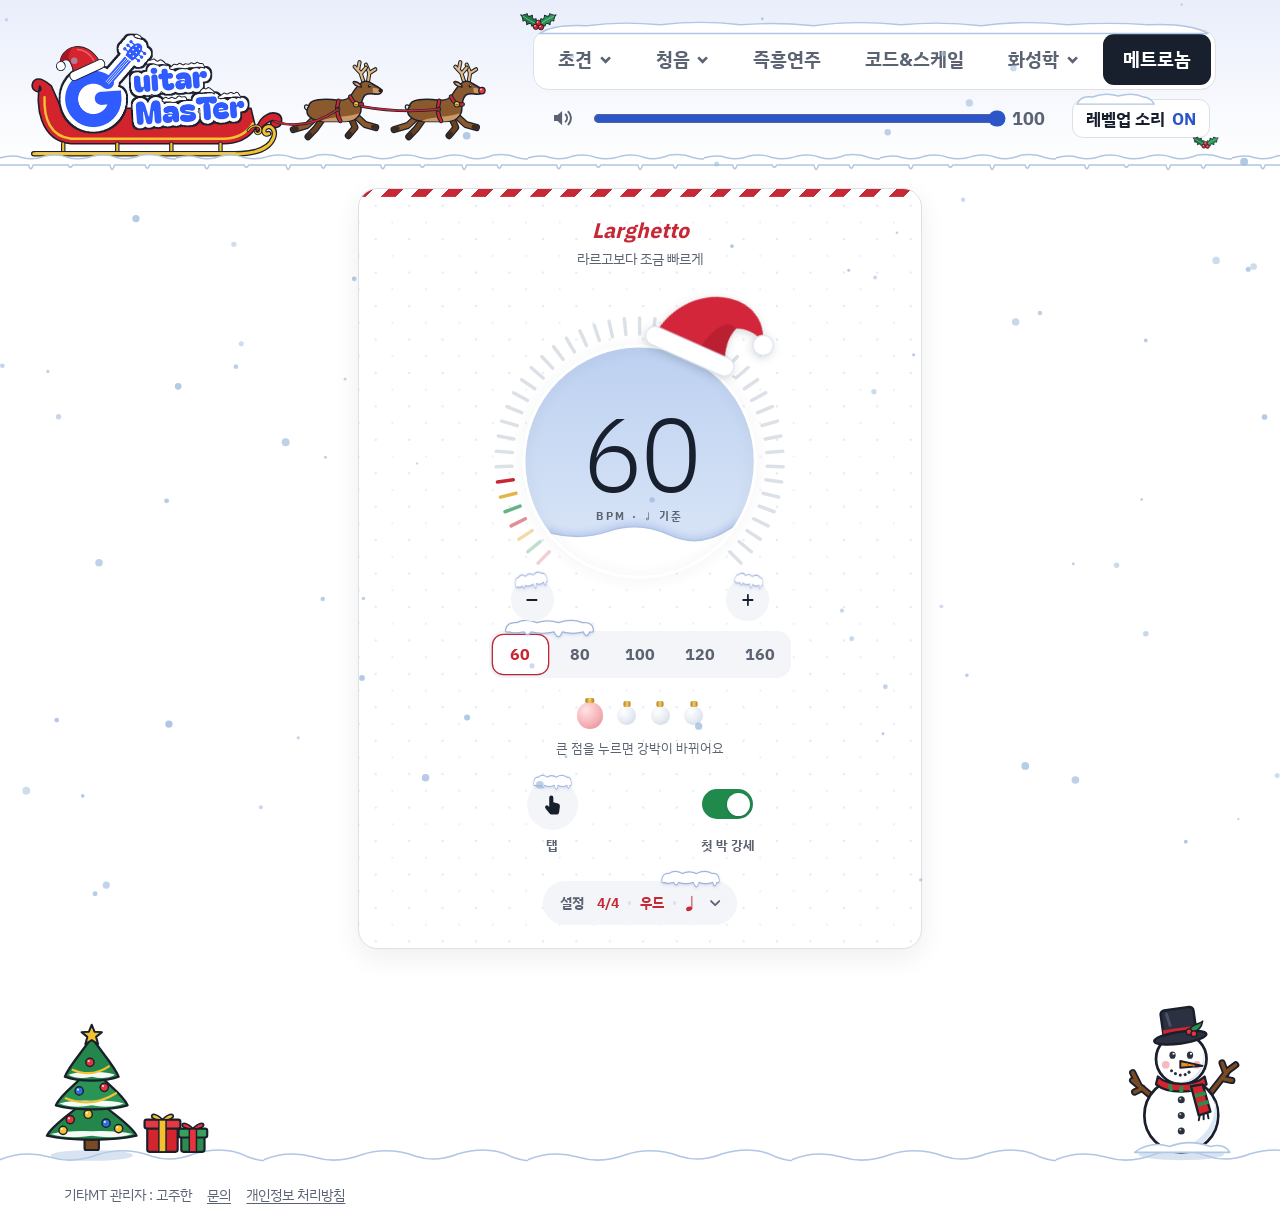
<file: metronome/index.html>
<!doctype html>
<html lang="ko">
<head>
<meta charset="utf-8">
<meta name="viewport" content="width=device-width, initial-scale=1, viewport-fit=cover">
<script src="../theme.js?v=9"></script>
<link rel="stylesheet" href="../theme.css?v=8">
<meta name="description" content="빠르기·박자·강박·음표 나누기·탭 템포가 있는 무료 온라인 메트로놈">
<meta property="og:type" content="website">
<meta property="og:site_name" content="기타MT">
<meta property="og:title" content="메트로놈 | 기타MT">
<meta property="og:description" content="빠르기·박자·강박·음표 나누기·탭 템포가 있는 무료 온라인 메트로놈">
<meta property="og:url" content="https://guitarmt.com/metronome/">
<meta property="og:image" content="https://guitarmt.com/og.png?v=7">
<meta property="og:image:width" content="1200">
<meta property="og:image:height" content="630">
<meta name="twitter:card" content="summary_large_image">
<title>메트로놈 | 기타MT</title>
<link rel="icon" href="../favicon.ico?v=6" sizes="any">
<link rel="icon" type="image/png" href="../favicon.png?v=6">
<link rel="apple-touch-icon" href="../apple-touch-icon.png?v=6">
<link rel="preconnect" href="https://fonts.googleapis.com">
<link rel="stylesheet" href="https://fonts.googleapis.com/css2?family=IBM+Plex+Sans+KR:wght@400;500;700&family=Black+Han+Sans&family=Noto+Music&display=swap">
<style>body{margin:0}[hidden]{display:none!important}

/* 레이아웃: 머리 띠 → 연습 설정판(단계 카드·모드·박자·키) → 흰 악보 → 재생 버튼 */
:root{
  --bg:#FFFFFF; --ink:#18202E; --muted:#5B6372; --line:#DCE1E8; --tile:#F3F5F8;
  --accent:#2B55C9; --accent-soft:#E9EEFB; --accent-shadow:rgba(43,85,201,.25); --accent-glow:rgba(43,85,201,.16);
  --hard:#E8461F; --hard-soft:#FFD2C6; --hard-bg:#FFF1EC; --star:#FFB400; --star-off:#DDE2EA;
  --f-body:'IBM Plex Sans KR',system-ui,sans-serif;
  --f-disp:'Black Han Sans','IBM Plex Sans KR',sans-serif;
  --f-music:'Noto Music','Bravura',serif;
  color-scheme:light;
}
*{box-sizing:border-box}
body{background:var(--bg);color:var(--ink);font-family:var(--f-body);font-size:18px;line-height:1.55}
button{font:inherit;cursor:pointer}
.band{border-bottom:1.5px solid var(--line);background:linear-gradient(180deg,var(--accent-soft),var(--bg))}
.band .in{max-width:1080px;margin:0 auto;padding-block:26px 22px;
  padding-left:max(16px,env(safe-area-inset-left,0px));padding-right:max(16px,env(safe-area-inset-right,0px));
  display:flex;align-items:center;gap:16px}
.mark{width:56px;height:56px;border-radius:16px;background:var(--accent);display:grid;place-items:center;flex:none}
.mark span{font-family:var(--f-music);font-size:40px;line-height:1;color:#fff;margin-top:6px}
.mark svg{width:48px;height:48px;fill:#fff} .mark svg .h{fill:var(--accent)}
h1{margin:0;font-size:32px;font-weight:700;letter-spacing:-0.01em;line-height:1.15;text-wrap:balance}
h1.logo{font-family:var(--f-disp);font-weight:400;font-size:36px;letter-spacing:.01em;line-height:1.1} h1.logo img{display:block;height:92px;width:auto;margin:-6px 0 -6px -5px}
.how{margin:4px 0 0;color:var(--muted);font-size:17px}
.wrap{max-width:1080px;margin:0 auto;padding-block:22px 44px;
  padding-left:max(16px,env(safe-area-inset-left,0px));padding-right:max(16px,env(safe-area-inset-right,0px));
  display:flex;flex-direction:column;gap:18px}

.panel{display:flex;flex-direction:column;gap:14px;padding:18px 20px;border-radius:18px;background:var(--tile)}
.row{display:flex;flex-wrap:wrap;align-items:center;gap:12px 32px}
.field{display:flex;align-items:center;gap:12px;flex-wrap:wrap}
.label{font-size:15px;font-weight:700;color:var(--muted);min-width:44px}

/* 단계 카드 */
.stagewrap{display:grid;grid-template-columns:minmax(0,1fr) auto;gap:14px;align-items:stretch}
#levels{display:grid;grid-template-columns:repeat(5,minmax(0,1fr));gap:10px}
.stage{position:relative;text-align:left;border:2px solid var(--line);border-radius:18px;padding:14px 14px 12px;background:var(--bg);color:var(--ink);display:flex;flex-direction:column;gap:4px;min-width:0}
.stage .num{font-family:var(--f-disp);font-size:36px;line-height:1}
.stage .sym{position:absolute;right:12px;top:10px;font-family:var(--f-music);font-size:32px;line-height:1;color:#B7BFCD}
.stage .name{font-weight:700;font-size:17px;white-space:nowrap;overflow:hidden;text-overflow:ellipsis}
.stage .foot{display:flex;align-items:center;justify-content:space-between;gap:6px}
.stars{display:flex;gap:2px} .stars svg{width:18px;height:18px;fill:var(--star-off)} .stars svg.on{fill:var(--star)}
.cnt{font-size:14px;color:var(--muted);font-variant-numeric:tabular-nums;white-space:nowrap}
.pbar{height:6px;border-radius:3px;background:var(--line);margin-top:4px;overflow:hidden} .pbar i{display:block;height:100%;width:0;background:var(--accent)}
.stage[aria-pressed="true"]{border-color:var(--accent);background:var(--accent-soft);box-shadow:0 8px 20px var(--accent-glow)}
.stage[aria-pressed="true"] .num,.stage[aria-pressed="true"] .sym{color:var(--accent)}
.hardtag{display:none;align-self:flex-start;padding:2px 9px;border-radius:999px;background:var(--hard-bg);color:var(--hard);font-size:13.5px;font-weight:700;line-height:1.5}
.hardtag .short{display:none}
.hard .hardtag{display:inline-flex}
.hard .wrap{--accent:var(--hard);--accent-soft:var(--hard-bg);--accent-shadow:rgba(232,70,31,.28);--accent-glow:rgba(232,70,31,.16)}
/* 모드: 단계 카드와 같은 테두리 카드 안에 Easy/Hard를 하나의 이어 붙인 버튼으로 */
.modebox{display:flex;flex-direction:column;gap:8px;padding:12px 12px 12px;border:2px solid var(--line);border-radius:18px;background:var(--bg)}
.modebox .label{min-width:0}
#modes{display:flex;flex-direction:column;flex:1;min-width:112px;border:1.5px solid var(--line);border-radius:12px;overflow:hidden;background:var(--bg)}
#modes button{flex:1;min-height:46px;padding:0 16px;border:0;border-bottom:1.5px solid var(--line);background:var(--bg);font-weight:700;font-size:18px;color:var(--muted)}
#modes button:last-child{border-bottom:0}
#modes button[aria-pressed="true"][data-v="easy"]{background:var(--accent);color:var(--bg)}
#modes button[aria-pressed="true"][data-v="hard"]{background:var(--hard);color:var(--bg)}
.lvdesc{font-size:16px;color:var(--muted);margin-top:-4px}

/* 이어 붙인 버튼 묶음 */
.seg{display:inline-flex;flex-wrap:wrap;border:1.5px solid var(--line);border-radius:12px;overflow:hidden;background:var(--bg)}
.seg button{min-height:46px;padding:8px 16px;border:0;border-right:1.5px solid var(--line);background:var(--bg);font-size:17px;font-weight:500;color:var(--ink)}
.seg button:last-child{border-right:0}
.seg button[aria-pressed="true"]{background:var(--accent);color:var(--bg);font-weight:700}
#keys button{display:flex;flex-direction:column;align-items:center;justify-content:center;gap:0;min-height:56px;padding:6px 13px;line-height:1.15}
#keys .kl{font-size:18px;font-weight:700}
#keys .ks{font-size:13px;font-weight:500;color:var(--muted);font-variant-numeric:tabular-nums}
#keys button[aria-pressed="true"] .ks{color:var(--bg)}
.tempo{display:flex;align-items:center;gap:12px}
.tempo input{width:170px;accent-color:var(--accent)}
.tempo output{font-weight:700;font-variant-numeric:tabular-nums;min-width:72px}
.checks{display:flex;gap:22px;flex-wrap:wrap}
.check{display:flex;align-items:center;gap:8px;font-size:17px;cursor:pointer}
.check input{width:22px;height:22px;accent-color:var(--accent)}
button:focus-visible,input:focus-visible{outline:3px solid var(--accent);outline-offset:2px}

/* 악보 */
.sheet{background:var(--bg);border:1.5px solid var(--line);border-radius:18px;padding:20px 14px 14px;box-shadow:0 10px 30px rgba(24,32,46,.07);overflow:hidden}
.meta{display:flex;flex-wrap:wrap;gap:6px 18px;padding:0 10px 6px;font-size:16px;color:var(--muted)}
.meta b{color:var(--ink)}
#score{display:block;width:100%;height:auto;color:var(--ink)}
#score .on .nh,#score .on .st{fill:var(--accent);stroke:var(--accent)}
#score .on text{fill:var(--accent)}
#score .on .hollow{fill:none}

.actions{display:flex;flex-wrap:wrap;gap:12px}
.btn{display:inline-flex;align-items:center;gap:10px;min-height:58px;padding:0 24px;border-radius:14px;border:1.5px solid var(--line);background:var(--bg);font-size:18px;font-weight:700;color:var(--ink)}
.btn svg{width:18px;height:18px;fill:currentColor}
.btn.primary{background:var(--accent);border-color:var(--accent);color:var(--bg);box-shadow:0 8px 18px var(--accent-shadow)}
.btn.new{background:var(--ink);border-color:var(--ink);color:var(--bg)}
.status{font-size:16px;color:var(--muted);min-height:1.5em}
.credit{margin:8px 0 0;font-size:14px;color:var(--muted)}

/* 광고 자리: 컴퓨터는 양옆 세로(160×600), 휴대폰·태블릿은 버튼 아래 가로(320×100). ads-off면 숨김 */
.layout{max-width:1448px;margin:0 auto}
.wrap{container-type:inline-size}
.ad{display:none;flex-direction:column;align-items:center;justify-content:center;gap:4px;border:1.5px dashed var(--line);border-radius:12px;background:var(--tile);color:var(--muted);font-size:15px;font-weight:700}
.ad small{font-size:13px;font-weight:500;font-variant-numeric:tabular-nums}
.ad-side{width:160px;height:600px}
.ad-bottom{width:100%;max-width:320px;height:100px;margin:0 auto}
@media (min-width:1024px){
  body:not(.ads-off) .layout{display:grid;grid-template-columns:160px minmax(0,1fr) 160px;gap:24px;align-items:start;
    padding-block:22px 0;padding-left:max(16px,env(safe-area-inset-left,0px));padding-right:max(16px,env(safe-area-inset-right,0px))}
  body:not(.ads-off) .layout .wrap{max-width:none;margin:0;width:auto;padding-left:0;padding-right:0;padding-top:0}
  body:not(.ads-off) .ad-side{display:flex}
  body:not(.ads-off) .band .in{max-width:1448px;padding-left:calc(max(16px,env(safe-area-inset-left,0px)) + 184px);padding-right:calc(max(16px,env(safe-area-inset-right,0px)) + 184px)}
}
@media (max-width:1023.98px){ body:not(.ads-off) .ad-bottom{display:flex} }
@container (max-width:760px){
  .stagewrap{grid-template-columns:1fr}
  .modebox{flex-direction:row;align-items:center;gap:12px;padding:8px 12px;border-radius:14px} #modes{flex-direction:row;flex:1} #modes button{flex:1;min-width:0;border-bottom:0;border-right:1.5px solid var(--line)} #modes button:last-child{border-right:0}
}

@media (max-width:720px){
  .band .in{padding-block:18px 16px} h1{font-size:25px} h1.logo img{height:72px} .mark{width:46px;height:46px} .mark span{font-size:33px} .mark svg{width:40px;height:40px}
  .panel{padding:14px 12px}
  .stagewrap{grid-template-columns:1fr}
  #levels{gap:6px}
  .stage{padding:10px 4px 8px;border-radius:14px;align-items:center;text-align:center}
  .stage .num{font-size:28px} .stage .sym{position:static;font-size:24px;height:26px} .stage .name{display:none}
  .stage .foot{flex-direction:column;gap:2px} .stars svg{width:13px;height:13px} .cnt{font-size:13px}
  .pbar{width:80%}
  .hardtag{align-self:center;padding:1px 7px;font-size:12px} .hardtag .full{display:none} .hardtag .short{display:inline}
  .modebox{flex-direction:row;align-items:center;gap:12px;padding:8px 12px;border-radius:14px} #modes{flex-direction:row;flex:1} #modes button{flex:1;min-width:0;border-bottom:0;border-right:1.5px solid var(--line)} #modes button:last-child{border-right:0}
  .seg button{padding:8px 12px}
  #keys button{padding:6px 6px;min-width:36px}
  .tempo input{width:140px}
  .btn{flex:1 1 46%;justify-content:center}
}
@media (prefers-reduced-motion:reduce){ *{transition:none!important} }

/* 맨 위 메뉴 (세 페이지 공통) */
.band .in{flex-wrap:wrap;row-gap:14px}
.brand{display:flex;align-items:center;gap:16px;color:inherit;text-decoration:none;margin-right:auto;min-width:0}
.nav{display:flex;gap:4px;background:var(--bg);border:1.5px solid var(--line);border-radius:14px;padding:4px}
.nav a{display:inline-flex;align-items:center;justify-content:center;min-height:46px;padding:0 18px;border-radius:10px;font-weight:700;font-size:17px;color:var(--muted);text-decoration:none;white-space:nowrap}
.nav a[aria-current="page"]{background:var(--ink);color:var(--bg)}
.nav a:focus-visible,.brand:focus-visible{outline:3px solid var(--accent);outline-offset:2px}
@media (max-width:720px){ .nav{width:100%;box-sizing:border-box;gap:2px} .nav a{flex:1 1 0;min-width:0;padding:4px 2px;font-size:15px;line-height:1.2;white-space:normal;text-align:center;word-break:keep-all} }   /* 메뉴 5칸: 휴대폰은 두 줄 글씨 허용 */

/* 메트로놈 */
.metro{background:var(--bg);border:1.5px solid var(--line);border-radius:22px;padding:28px 24px 26px;box-shadow:0 10px 30px rgba(24,32,46,.07);max-width:640px;width:100%;margin:0 auto;display:flex;flex-direction:column;align-items:center;gap:18px}
.term{display:flex;flex-direction:column;align-items:center;gap:2px}
.term b{font-size:24px;font-weight:700;font-style:italic;color:var(--accent)}
.term span{font-size:16px;color:var(--muted)}
/* 빠르기 다이얼 (K 요청 2026-11-25, pure:smooth 다이얼 참고): 30~250을 270° 호로, 파란 호 = 지금 빠르기. 호를 끌어서 바꿀 수 있음 */
.dial{position:relative;width:min(340px,78vw);aspect-ratio:1;display:grid;place-items:center}
.dial>svg{position:absolute;inset:0;width:100%;height:100%;touch-action:none;cursor:pointer;overflow:visible}
.dial .track,.dial .val{fill:none;stroke-width:6;stroke-linecap:round}
.dial .track{stroke:var(--line);stroke-dasharray:640.88 854.51}
.dial .val{stroke:var(--accent)}
.dial .ticks line{stroke:var(--line);stroke-width:1.5;stroke-linecap:round}
.dial .ticks line.on{stroke:var(--accent);opacity:.55}
.dial .disk{fill:var(--tile)}
.dial .rim{fill:none;stroke:var(--line);stroke-width:1.5}
.dial .water{transition:transform .45s cubic-bezier(.3,.7,.3,1)}
.dial .wv path{fill:var(--accent)}
.dial .wv.back path{opacity:.14;animation:wave 6s linear infinite reverse}
.dial .wv.front path{opacity:.24;animation:wave 4s linear infinite}
.dial .wv.back{transform:translateY(-5px)}
@keyframes wave{from{transform:translateX(-150px)}to{transform:translateX(0)}}
.dial .knob{fill:var(--bg);stroke:var(--accent);stroke-width:4;filter:drop-shadow(0 2px 4px var(--accent-shadow))}
@media (prefers-reduced-motion:reduce){ .dial .wv path{animation:none} }
.dial .round{position:absolute;bottom:-3%;width:48px;height:48px;font-size:26px;z-index:1;border:0;background:var(--tile);color:var(--ink)} #minus{left:7%} #plus{right:7%}
.dial .bpmbox{position:relative;pointer-events:none;margin-top:6px}
.bpmbox{display:flex;flex-direction:column;align-items:center}
#bpm{font-family:var(--f-disp);font-size:clamp(84px,22vw,118px);line-height:.95;color:var(--ink);font-variant-numeric:tabular-nums}
#bpm.pulse{animation:pulse .18s ease-out}
@keyframes pulse{0%{transform:scale(1.04)}100%{transform:scale(1)}}
.unit{margin-top:10px;font-size:15px;font-weight:700;color:var(--muted);letter-spacing:.04em}
.slide{display:flex;align-items:center;gap:14px;width:100%;max-width:520px}
.slide input{flex:1;min-width:0;accent-color:var(--accent);height:30px}
.round{width:54px;height:54px;border-radius:50%;border:1.5px solid var(--line);background:var(--bg);font-size:30px;line-height:1;color:var(--ink);display:grid;place-items:center;flex:none}
.presets{display:flex;gap:8px;flex-wrap:wrap;justify-content:center}
.presets button{min-width:66px;min-height:48px;border-radius:12px;border:1.5px solid var(--line);background:var(--bg);font-size:18px;font-weight:700;color:var(--ink);font-variant-numeric:tabular-nums}
.presets button[aria-pressed="true"]{background:var(--accent);border-color:var(--accent);color:var(--bg)}
.beats{display:flex;gap:16px;justify-content:center;align-items:center;min-height:40px}
.beats i{width:22px;height:22px;border-radius:50%;background:var(--line);transition:transform .08s}
.beats i.first{width:30px;height:30px;background:rgba(232,70,31,.3)}   /* 강박: 크고 주황빛 */
.beats .bt{border:0;background:transparent;padding:7px;margin:-7px;display:grid;place-items:center;border-radius:50%;cursor:pointer}
.beatbox{display:flex;flex-direction:column;align-items:center;gap:6px}
.beathint{font-size:15px;color:var(--muted)}

.beats i.mid{width:26px;height:26px}
.beats i.on{background:var(--accent);transform:scale(1.15)}
.beats i.first.on{background:var(--hard)}
.beats .bg{display:flex;align-items:center;gap:7px}                 /* 큰 박 + 나눈 박(작은 점) 묶음 */
.beats i.sub{width:12px;height:12px}
@media (max-width:720px){ .beats.dense{gap:10px} .beats.dense .bg{gap:5px} .beats.dense i{width:16px;height:16px} .beats.dense i.first{width:22px;height:22px} .beats.dense i.mid{width:19px;height:19px} .beats.dense i.sub{width:9px;height:9px} }
.ctrl{display:grid;grid-template-columns:1fr 1fr;align-items:center;gap:18px;width:100%;max-width:520px}
.side{display:flex;flex-direction:column;align-items:center;gap:6px;border:0;background:transparent;color:var(--ink);font-weight:700;font-size:16px;cursor:pointer}
.side .ic{width:58px;height:58px;border-radius:50%;background:var(--tile);border:1.5px solid var(--line);display:grid;place-items:center}
.side svg{width:28px;height:28px;fill:var(--ink)}
#tap.hit .ic{background:var(--accent-soft);border-color:var(--accent)}
.sw input{appearance:none;-webkit-appearance:none;width:58px;height:34px;border-radius:17px;background:var(--line);position:relative;margin:12px 0;cursor:pointer}
.sw input::after{content:"";position:absolute;top:4px;left:4px;width:26px;height:26px;border-radius:50%;background:var(--bg);box-shadow:0 1px 3px rgba(24,32,46,.3);transition:left .15s}
.sw input:checked{background:var(--accent)} .sw input:checked::after{left:28px}
.bigplay{width:100px;height:100px;border-radius:50%;border:0;background:var(--accent);display:grid;place-items:center;box-shadow:0 12px 26px var(--accent-shadow)}
.bigplay svg{width:38px;height:38px;fill:var(--bg)}
.meterrow{display:flex;align-items:center;gap:12px}
.meterrow .label{min-width:2.6em;text-align:right}
.seg button:disabled{color:var(--line);cursor:default}
#sounds button{padding:8px 13px}
.sndrow{margin-top:18px}   /* 탭·재생과 소리 줄 사이를 띄움 (K 요청 2026-11-12 "소리부터 좀 내리면") */

#subs button{display:inline-flex;align-items:center;justify-content:center;min-width:66px;padding:6px 14px}
#subs .nt{height:30px;width:auto;fill:currentColor;display:block} #subs .nt3{height:36px}
@media (max-width:720px){ .metro{padding:22px 14px;gap:16px} .round{width:48px;height:48px} .bigplay{width:88px;height:88px} .presets button{min-width:56px} }
@media (prefers-reduced-motion:reduce){ #bpm.pulse{animation:none} }

/* 아래 조작부 다듬기 (K 요청 2026-11-25 "세련되게") — 메트로놈 상자 안에서만 */
.metro{gap:22px}
.metro .presets{gap:6px;padding:5px;border-radius:16px;background:var(--tile)}
.metro .presets button{min-width:62px;min-height:44px;border:0;border-radius:12px;background:transparent;color:var(--muted)}
.metro .presets button[aria-pressed="true"]{background:var(--bg);color:var(--accent);box-shadow:0 2px 8px rgba(24,32,46,.10)}
.metro .beats i{background:var(--tile);box-shadow:inset 0 0 0 1.5px var(--line)}
.metro .beats i.first{background:rgba(232,70,31,.16);box-shadow:inset 0 0 0 1.5px rgba(232,70,31,.35)}
.metro .beats i.on{background:var(--accent);box-shadow:0 0 0 5px var(--accent-glow)}
.metro .beats i.first.on{background:var(--hard);box-shadow:0 0 0 5px rgba(232,70,31,.18)}
.metro .side .ic{border:0;background:var(--tile)}
.metro .side{font-size:15px;color:var(--muted)}
.metro .bigplay{width:92px;height:92px;box-shadow:0 10px 24px var(--accent-shadow),0 0 0 8px var(--accent-soft)}
.metro .meterrow .label{font-size:15px}
.metro .seg{gap:2px;padding:4px;border:0;border-radius:14px;background:var(--tile)}
.metro .seg button{min-height:42px;border:0;border-radius:10px;background:transparent;color:var(--muted);font-weight:600}
.metro .seg button[aria-pressed="true"]{background:var(--bg);color:var(--accent);font-weight:700;box-shadow:0 2px 8px rgba(24,32,46,.10)}
.metro .seg button:disabled{color:var(--line)}
.metro .sndrow{margin-top:10px}
.metro .presets,.metro .seg{flex-wrap:nowrap}
@media (max-width:720px){ .metro .presets button{min-width:0;padding:0 12px} .metro #subs button{min-width:0;padding:6px 10px} .metro .seg button{padding:8px 11px} }
html[data-theme="dark"] .metro .presets button[aria-pressed="true"],html[data-theme="dark"] .metro .seg button[aria-pressed="true"]{background:#2A2F38;box-shadow:none}

/* 미래지향 (K 요청 2026-11-25 "더 미래지향적이게") — 시안 A 글로우(.v-glow) · 시안 B LED(.v-led) */
.metro{--acc2:#3FB8FF}
html[data-theme="dark"] .metro{--acc2:#FFE58A}
.dial .s1{stop-color:var(--accent)} .dial .s2{stop-color:var(--acc2)}
.dial .d1{stop-color:var(--bg)} .dial .d2{stop-color:var(--tile)}
.dial .disk{fill:url(#dialDisk)}
.dial .rim{stroke:var(--accent);stroke-opacity:.18}
.dial .ring2{fill:none;stroke:var(--accent);stroke-opacity:.10;stroke-width:1;stroke-dasharray:2 5}
.dial .wv path{fill:url(#dialFill);opacity:1}
.dial .wv.back path{opacity:.6}
.dial .wv.front path{opacity:1}
.dial .wv path.crest{fill:none;stroke:var(--acc2);stroke-width:2;opacity:.9;filter:url(#dialGlow)}
#bpm{font-family:var(--f-body);font-weight:300;letter-spacing:-.04em}
.unit{font-size:13px;letter-spacing:.22em;color:var(--accent);opacity:.75}
.dial .knob{fill:var(--bg);stroke:var(--acc2);stroke-width:3;filter:url(#dialGlow)}
.metro.v-glow .dial .val{stroke:url(#dialArc);stroke-width:7;filter:url(#dialGlow)}
.metro.v-glow .dial .track{stroke-width:3;stroke-opacity:.7}
.metro.v-glow .dial .led{display:none}
.metro.v-led .dial .track,.metro.v-led .dial .val,.metro.v-led .dial .ticks,.metro.v-led .dial .knob{display:none}
.metro.v-led .dial .led line{stroke:var(--line);stroke-width:5;stroke-linecap:round}
.metro.v-led .dial .led line.on{stroke:var(--accent)}
.metro.v-led .dial .led line.hot{stroke:var(--accent);filter:url(#dialGlow)}
/* 아래 조작부: 고른 칸은 파랑 그라데이션 + 빛 */
.metro .presets button[aria-pressed="true"],.metro .seg button[aria-pressed="true"]{background:linear-gradient(135deg,var(--accent),var(--acc2));color:#fff;box-shadow:0 4px 14px var(--accent-shadow)}
html[data-theme="dark"] .metro .presets button[aria-pressed="true"],html[data-theme="dark"] .metro .seg button[aria-pressed="true"]{background:linear-gradient(135deg,var(--accent),var(--acc2));color:#16181D;box-shadow:0 4px 14px rgba(242,194,48,.25)}
.metro .bigplay{background:linear-gradient(135deg,var(--accent),var(--acc2));box-shadow:0 10px 30px var(--accent-shadow),0 0 0 8px var(--accent-soft),0 0 40px var(--accent-glow)}
.metro .beats i.on{background:linear-gradient(135deg,var(--accent),var(--acc2));box-shadow:0 0 12px var(--accent-shadow),0 0 0 4px var(--accent-glow)}
.metro .sw input:checked{background:linear-gradient(135deg,var(--accent),var(--acc2))}

/* 설정 펼치기 버튼 */
.metro .morebtn{display:inline-flex;align-items:center;gap:14px;min-height:50px;padding:0 18px 0 20px;margin-top:6px;border:0;border-radius:999px;background:var(--tile);color:var(--ink);font-size:16px;font-weight:700}
.metro .morebtn .mlab{color:var(--muted)}
.metro .morebtn .msum{display:inline-flex;align-items:center;gap:10px;color:var(--accent)}
.metro .morebtn .msum i{width:4px;height:4px;border-radius:50%;background:var(--line)}
.metro .morebtn .msum svg{height:22px;width:auto;fill:currentColor;display:block}
.metro .morebtn>svg{width:14px;height:14px;fill:none;stroke:var(--muted);stroke-width:1.8;stroke-linecap:round;stroke-linejoin:round;transition:transform .2s}
.metro .morebtn[aria-expanded="true"]>svg{transform:rotate(180deg)}
.metro .more{display:flex;flex-direction:column;align-items:center;gap:14px;margin-top:-6px;animation:moreIn .22s ease-out}
@keyframes moreIn{from{opacity:0;transform:translateY(-6px)}to{opacity:1;transform:none}}
.metro .more .sndrow{margin-top:0}

/* 물결 고급화 + 숫자 누르면 시작 (K 2026-11-25) */
.dial{--wv:4s}
.dial .wv path{animation:none;opacity:1}
.dial .wv.l1 path{fill:url(#dialFill);opacity:.35;animation:wave2 calc(var(--wv)*2.2) linear infinite}
.dial .wv.l1{transform:translateY(-10px)}
.dial .wv.l2 path{fill:url(#dialFill);opacity:.5;animation:wave1 calc(var(--wv)*1.5) linear infinite reverse}
.dial .wv.l2{transform:translateY(-4px)}
.dial .wv.l3 path{fill:url(#dialFill2);animation:wave3 var(--wv) linear infinite}
.dial .wv.l3 path.crest{fill:none;stroke:var(--acc2);stroke-width:2.2;opacity:.95;filter:url(#dialGlow)}
@keyframes wave1{from{transform:translateX(-150px)}to{transform:translateX(0)}}
@keyframes wave2{from{transform:translateX(-200px)}to{transform:translateX(0)}}
@keyframes wave3{from{transform:translateX(-120px)}to{transform:translateX(0)}}
.dial .bub circle{fill:#fff;opacity:0;animation:bub 5s ease-in infinite}
.dial .bub circle:nth-child(2){animation-delay:1.2s;animation-duration:6s} .dial .bub circle:nth-child(3){animation-delay:2.4s;animation-duration:4.5s}
.dial .bub circle:nth-child(4){animation-delay:3.1s} .dial .bub circle:nth-child(5){animation-delay:.6s;animation-duration:5.5s}
@keyframes bub{0%{transform:translateY(160px);opacity:0}20%{opacity:.7}90%{opacity:.5}100%{transform:translateY(10px);opacity:0}}
.dial .gloss{fill:url(#dialGloss);opacity:.55;pointer-events:none}
html[data-theme="dark"] .dial .gloss{display:none}
html[data-theme="dark"] .dial .bub circle{fill:var(--acc2)}
#dialSurge.surge{animation:surge .32s ease-out}
@keyframes surge{0%{transform:translateY(0)}30%{transform:translateY(-5px)}100%{transform:translateY(0)}}
.dial .dialplay{position:absolute;left:50%;top:50%;width:77%;height:77%;transform:translate(-50%,-50%);border:0;border-radius:50%;background:transparent;cursor:pointer;z-index:1}
.dial .dialplay:focus-visible{outline:3px solid var(--accent);outline-offset:4px}
.dial .playic{display:grid;place-items:center;width:44px;height:44px;margin-top:10px;border-radius:50%;background:linear-gradient(135deg,var(--accent),var(--acc2));box-shadow:0 6px 16px var(--accent-shadow)}
.dial .playic svg{width:18px;height:18px;fill:#fff;margin-left:2px}
.dial.run .playic svg{margin-left:0}
html[data-theme="dark"] .dial .playic svg{fill:#16181D}
.dial .unit{margin-top:6px;opacity:1}
.metro .ctrl{max-width:380px}
.dial .bpmbox{margin-top:34px}
@media (prefers-reduced-motion:reduce){ .dial .wv path,.dial .bub circle,#dialSurge.surge{animation:none} }

/* 마우스 대면 유리 원 (K 고름 2026-11-25) — 컴퓨터만, 휴대폰은 작은 ▶ */
.dial .bigic{display:none}
@media (hover:hover) and (pointer:fine){
  .metro.hov .dial .playic{display:none}
  .metro.hov .dial .bpmbox{margin-top:6px;transition:opacity .25s,transform .25s}
  .metro.hov .dial .bigic{display:grid;place-items:center;position:absolute;left:50%;top:50%;width:46%;height:46%;border-radius:50%;
    background:rgba(255,255,255,.62);backdrop-filter:blur(8px);-webkit-backdrop-filter:blur(8px);
    box-shadow:0 0 0 1.5px rgba(43,85,201,.22),0 12px 32px rgba(43,85,201,.18),inset 0 1px 0 rgba(255,255,255,.9);
    opacity:0;transform:translate(-50%,-50%) scale(.85);transition:opacity .25s,transform .25s;pointer-events:none}
  html[data-theme="dark"] .metro.hov .dial .bigic{background:rgba(31,35,42,.6);box-shadow:0 0 0 1.5px rgba(242,194,48,.3),0 12px 32px rgba(0,0,0,.35)}
  .metro.hov .dial .bigic svg{width:38%;height:38%;fill:url(#playGrad);margin-left:6%;filter:drop-shadow(0 4px 10px var(--accent-shadow))}
  .metro.hov .dial.run .bigic svg{margin-left:0}
  .metro.hov .dial .dialplay:hover .bigic{opacity:1;transform:translate(-50%,-50%) scale(1)}
  .metro.hov .dial:has(.dialplay:hover) .bpmbox{opacity:.18;transform:scale(.96)}
}

/* HUD (K 요청 2026-11-25 레퍼런스 "HUD Elements" 느낌) — .metro.hud (흰 바탕) · .metro.hud.navy (남색 상자) */
.dial .hudb,.dial .hudf{display:none}
.metro.hud .dial .hudb,.metro.hud .dial .hudf{display:inline}
.metro.hud{--hc:var(--accent);--hc2:var(--acc2);--hl:rgba(43,85,201,.28);--hbg:var(--bg)}
.metro.hud.navy{--bg:#0A1628;--tile:#10213A;--line:#1E3555;--ink:#E6F4FF;--muted:#7FA3C8;--accent:#2E9BFF;--acc2:#4FE3FF;--accent-soft:rgba(79,227,255,.10);--accent-glow:rgba(79,227,255,.18);--accent-shadow:rgba(46,155,255,.45);--hl:rgba(79,227,255,.30);
  background:radial-gradient(120% 70% at 50% 25%,#12305A 0%,#0A1628 60%);border-color:#1E3555;color:var(--ink);box-shadow:0 20px 50px rgba(5,15,30,.35)}
.metro.hud .dial .hudb path,.metro.hud .dial .hudf path{fill:none;stroke:var(--hc2);stroke-width:1.5;stroke-linecap:round}
.metro.hud .dial .spin1 path{stroke:var(--hl);stroke-width:3}
.metro.hud .dial .fine line{stroke:var(--hl);stroke-width:1}
.metro.hud .dial .brk{stroke:var(--hc)!important;stroke-width:2!important;opacity:.7}
.metro.hud .dial .dotm{fill:var(--hc2);filter:url(#dialGlow)}
.metro.hud .dial .lab{font:600 10px ui-monospace,'SFMono-Regular',Menlo,monospace;letter-spacing:.2em;fill:var(--muted)}
.metro.hud .dial .spin2 path{stroke:var(--hc2);stroke-width:2;opacity:.55}
.metro.hud .dial .grid line{stroke:var(--hl);stroke-width:.5;opacity:.45}
.metro.hud .dial .cross{stroke:var(--hl)!important}
.metro.hud .dial .spin1{transform-origin:150px 150px;animation:spin 24s linear infinite}
.metro.hud .dial .spin2{transform-origin:150px 150px;animation:spin 16s linear infinite reverse}
@keyframes spin{to{transform:rotate(360deg)}}
.metro.hud .dial .ring2{stroke-opacity:.35;stroke-dasharray:1 4}
.metro.hud .dial .rim{stroke:var(--hc2);stroke-opacity:.5;filter:url(#dialGlow)}
.metro.hud .dial .gloss{display:none}
.metro.hud .dial .disk{fill:var(--bg)}
.metro.hud.navy .dial .disk{fill:#081323}
.metro.hud .dial .led line{stroke-width:4}
.metro.hud #bpm{text-shadow:0 0 24px var(--accent-glow)}
.metro.hud .unit{font-family:ui-monospace,Menlo,monospace;letter-spacing:.3em}
.metro.hud .term b{font-family:ui-monospace,Menlo,monospace;font-style:normal;letter-spacing:.18em;text-transform:uppercase;font-size:20px}
.metro.hud.navy .term b{color:var(--acc2);text-shadow:0 0 12px var(--accent-shadow)}
/* HUD 버튼: 모서리 깎은 판 + 가는 선 */
.metro.hud .presets,.metro.hud .seg,.metro.hud .morebtn{border-radius:4px;background:linear-gradient(90deg,var(--accent-soft),transparent 40%,transparent 60%,var(--accent-soft));box-shadow:inset 0 0 0 1px var(--hl)}
.metro.hud .presets button,.metro.hud .seg button{border-radius:0;clip-path:polygon(7px 0,100% 0,100% calc(100% - 7px),calc(100% - 7px) 100%,0 100%,0 7px)}
.metro.hud .presets button[aria-pressed="true"],.metro.hud .seg button[aria-pressed="true"]{background:linear-gradient(135deg,var(--accent),var(--acc2));color:#fff;box-shadow:none}
.metro.hud.navy .presets button[aria-pressed="true"],.metro.hud.navy .seg button[aria-pressed="true"]{color:#04101F}
.metro.hud .round,.metro.hud .side .ic{background:transparent;box-shadow:inset 0 0 0 1px var(--hl);color:var(--ink)}
.metro.hud .side svg{fill:var(--ink)}
.metro.hud .beats i{background:transparent;box-shadow:inset 0 0 0 1.5px var(--hl);border-radius:2px;transform:rotate(45deg)}
.metro.hud .beats i.first{box-shadow:inset 0 0 0 1.5px rgba(232,70,31,.6)}
.metro.hud .beats i.on{background:linear-gradient(135deg,var(--accent),var(--acc2));box-shadow:0 0 12px var(--accent-shadow);transform:rotate(45deg) scale(1.15)}
.metro.hud .beats i.first.on{background:var(--hard)}
.metro.hud .beathint,.metro.hud .label,.metro.hud .side{color:var(--muted)}
.metro.hud .morebtn .mlab{font-family:ui-monospace,Menlo,'IBM Plex Sans KR',monospace;letter-spacing:.1em}
.metro.hud.navy .dial .bigic,html[data-theme="dark"] .metro.hud.navy .dial .bigic{background:rgba(8,19,35,.6);box-shadow:0 0 0 1.5px rgba(79,227,255,.35),0 0 30px rgba(79,227,255,.2)}
/* 상자 네 모서리 꺾쇠 */
.metro.hud{position:relative;border-radius:6px}
.metro.hud::before,.metro.hud::after{content:"";position:absolute;width:40px;height:40px;pointer-events:none;border:3px solid var(--acc2);opacity:.9}
.metro.hud::before{top:-2px;left:-2px;border-right:0;border-bottom:0}
.metro.hud::after{bottom:-2px;right:-2px;border-left:0;border-top:0}
@media (prefers-reduced-motion:reduce){ .metro.hud .dial .spin1,.metro.hud .dial .spin2{animation:none} }

/* 공학 계기판 (K 2026-11-25 "HUD 좋은데 사이트와 결이 안 맞아, 결 맞게 공학적으로") — .metro.eng */
.dial .engs,.dial .ptr{display:none}
.metro.eng .dial .engs,.metro.eng .dial .ptr{display:inline}
.metro.eng .dial .engs line{stroke:var(--muted);stroke-linecap:round}
.metro.eng .dial .engs .mn{stroke-width:1;opacity:.35}
.metro.eng .dial .engs .md{stroke-width:1.2;opacity:.6}
.metro.eng .dial .engs .mj{stroke-width:1.8;stroke:var(--ink)}
.metro.eng .dial .engs text{font:600 12px var(--f-body);fill:var(--muted);font-variant-numeric:tabular-nums}
.metro.eng .dial .ptr{fill:var(--accent);transition:transform .3s cubic-bezier(.3,.7,.3,1)}
.metro.eng .dial .led line{stroke-width:3.5}
.metro.eng .dial .led line.hot{filter:none}
.metro.eng .dial .disk{fill:var(--bg)}
.metro.eng .dial .rim{stroke:var(--line);stroke-opacity:1;stroke-width:1.5}
.metro.eng .dial .ring2{stroke:var(--line);stroke-opacity:1;stroke-dasharray:2 4}
.metro.eng .dial .gloss{display:none}
.metro.eng .dial .hudf{display:inline}
.metro.eng .dial .hudf .spin2{display:none}
.metro.eng .dial .grid line{stroke:var(--accent);stroke-width:.5;opacity:.10}
.metro.eng .dial .cross{fill:none;stroke:var(--muted);stroke-width:1.2;opacity:.6}
.metro.eng .dial .wv.l1 path,.metro.eng .dial .wv.l2 path{fill:var(--accent);opacity:.07}
.metro.eng .dial .wv.l3 path{fill:var(--accent);opacity:.14}
.metro.eng .dial .wv.l3 path.crest{fill:none;stroke:var(--accent);stroke-width:1.6;opacity:1;filter:none}
.metro.eng .dial .bub{display:none}
.metro.eng .unit{color:var(--muted);opacity:1}
.metro.eng .dial .playic{background:var(--accent);box-shadow:0 6px 14px var(--accent-shadow)}
.metro.eng .dial .bigic{background:rgba(255,255,255,.72);box-shadow:0 0 0 1.5px var(--line),0 10px 26px rgba(24,32,46,.10)}
.metro.eng .dial .bigic svg{fill:var(--accent);filter:none}
html[data-theme="dark"] .metro.eng .dial .bigic{background:rgba(22,24,29,.72)}
html[data-theme="dark"] .metro.eng .dial .playic svg,html[data-theme="dark"] .metro.eng .dial .bigic svg{fill:var(--accent)}
html[data-theme="dark"] .metro.eng .dial .playic svg{fill:#16181D}
/* 아래 버튼: 사이트 결 (연회색 판 + 고른 칸 흰색·파란 글씨) */
.metro.eng .presets button[aria-pressed="true"],.metro.eng .seg button[aria-pressed="true"]{background:var(--bg);color:var(--accent);box-shadow:0 1px 3px rgba(24,32,46,.12),0 0 0 1.5px var(--accent)}
html[data-theme="dark"] .metro.eng .presets button[aria-pressed="true"],html[data-theme="dark"] .metro.eng .seg button[aria-pressed="true"]{background:#2A2F38;color:var(--accent);box-shadow:0 0 0 1.5px var(--accent)}
.metro.eng .beats i.on{background:var(--accent);box-shadow:0 0 0 4px var(--accent-glow)}
.metro.eng .sw input:checked{background:var(--accent)}
.metro.eng #bpm{font-variant-numeric:tabular-nums}
.metro.eng .dial{margin-top:14px}

/* 시즌: 크리스마스 (K 요청 2026-11-25 "산타 모자 씌우고 안에는 물 말고 눈") — .metro.xmas, 시즌 끝나면 클래스만 빼면 됨 */
.dial .hat,.dial .flakes,.dial .pile{display:none}
.metro.xmas .dial .hat,.metro.xmas .dial .flakes,.metro.xmas .dial .pile{display:inline}
.metro.xmas{--xsky1:#BCD0F0;--xsky2:#DDE8F8}
html[data-theme="dark"] .metro.xmas{--xsky1:#1B2433;--xsky2:#262E3B}
.metro.xmas .dial{margin-top:26px}
.metro.xmas .dial .hat{pointer-events:none;filter:drop-shadow(0 4px 6px rgba(24,32,46,.18))}
.metro.xmas .dial .hat .cone{fill:#D3263A}
.metro.xmas .dial .hat .cone-sh{fill:#A81B2C;opacity:.55}
.metro.xmas .dial .hat .fur,.metro.xmas .dial .hat .pom{fill:#FFFFFF;stroke:#DCE3EE;stroke-width:1.5}
.metro.xmas .dial .disk{fill:url(#dialSky)}
.metro.xmas .dial .wv,.metro.xmas .dial .bub,.metro.xmas .dial .grid{display:none}
/* 크리스마스엔 공학 요소 빼기 (K "공학적인 디자인은 안 가져가도 돼") */
.metro.xmas .dial .engs,.metro.xmas .dial .ptr,.metro.xmas .dial .hudf,.metro.xmas .dial .ring2{display:none}
.metro.xmas .dial .rim{stroke:#fff;stroke-width:3;filter:drop-shadow(0 2px 6px rgba(24,32,46,.12))}
/* 시작 버튼 = 크리스마스 방울 (K "클릭도 디자인이 달랐으면") */
.metro.xmas .dial .playic,.metro.xmas .dial .bigic{background:radial-gradient(circle at 35% 30%,#FF8A8F 0%,#E0313F 35%,#A3121F 100%);box-shadow:0 8px 18px rgba(163,18,31,.35),inset 0 -4px 8px rgba(0,0,0,.15);overflow:visible}
.metro.xmas .dial .playic::before,.metro.xmas .dial .bigic::before{content:"";position:absolute;left:50%;top:-7px;width:26%;height:9px;transform:translateX(-50%);border-radius:3px 3px 2px 2px;background:linear-gradient(90deg,#B07A12,#F3CF6A,#B07A12)}
.metro.xmas .dial .playic::after,.metro.xmas .dial .bigic::after{content:"";position:absolute;left:50%;top:-14px;width:10px;height:10px;transform:translateX(-50%);border-radius:50%;border:2px solid #C9952A;box-sizing:border-box}
.metro.xmas .dial .playic{position:relative}
.metro.xmas .dial .playic svg,.metro.xmas .dial .bigic svg{fill:#fff!important;filter:none}
html[data-theme="dark"] .metro.xmas .dial .playic svg{fill:#fff}
.metro.xmas .dial .bigic,html[data-theme="dark"] .metro.xmas .dial .bigic{width:100%;height:100%;background:radial-gradient(circle at 35% 28%,#FF9DA1 0%,#E0313F 32%,#B3172A 70%,#8A0E1C 100%);box-shadow:0 14px 34px rgba(163,18,31,.35),inset 0 -14px 28px rgba(0,0,0,.18),inset 0 10px 22px rgba(255,255,255,.12);backdrop-filter:none;-webkit-backdrop-filter:none}
.metro.xmas .dial .bigic::before{top:-16px;width:22%;height:20px;border-radius:5px 5px 3px 3px}
.metro.xmas .dial .bigic::after{top:-32px;width:22px;height:22px;border-width:3px}
.metro.xmas .dial .bigic svg{width:30%;height:30%}
.metro.xmas .dial:has(.dialplay:hover) .bpmbox{opacity:0}
.metro.xmas .dial .dialplay:hover .bigic{transform:translate(-50%,-50%) scale(1)}
.metro.xmas .dial .pile{fill:#FFFFFF;stroke:#AFC3E3;stroke-width:1.5;filter:drop-shadow(0 -3px 4px rgba(43,85,201,.18))}
.metro.xmas .dial .flakes circle{fill:#FFFFFF;stroke:rgba(43,85,201,.35);stroke-width:.7;animation:snow calc(var(--wv)*var(--k)*1.6) linear infinite;animation-delay:var(--dl)}
@keyframes snow{0%{transform:translate(0,10px)}25%{transform:translate(var(--sw),85px)}50%{transform:translate(0,160px)}75%{transform:translate(calc(var(--sw)*-1),235px)}100%{transform:translate(0,310px)}}
.metro.xmas .unit{color:var(--muted)}
html[data-theme="dark"] .metro.xmas .dial .pile{fill:#E9EEF6;stroke:#9AA8BE}
html[data-theme="dark"] .metro.xmas .dial .hat .fur,html[data-theme="dark"] .metro.xmas .dial .hat .pom{fill:#F1F4F8;stroke:#9AA8BE}
@media (prefers-reduced-motion:reduce){ .metro.xmas .dial .flakes circle{animation:none;transform:translateY(120px)} }

/* 크리스마스 전체 느낌 (K "전체적으로 크리스마스 느낌나게") — 메트로놈 상자 안만 */
.metro.xmas{--accent:#C62835;--accent-soft:#FBE9EB;--accent-glow:rgba(198,40,53,.16);--accent-shadow:rgba(198,40,53,.30);--xg:#1F8A4C;--xgold:#E0A526;
  background:repeating-linear-gradient(135deg,#C62835 0 12px,#FFFFFF 12px 24px) top/100% 9px no-repeat,
    radial-gradient(circle,rgba(43,85,201,.13) 1.3px,transparent 1.8px) 0 0/38px 38px,
    radial-gradient(circle,rgba(43,85,201,.09) 1px,transparent 1.5px) 19px 19px/38px 38px,var(--bg)}
html[data-theme="dark"] .metro.xmas{--accent:#E5484D;--accent-soft:rgba(229,72,77,.14);--accent-glow:rgba(229,72,77,.2);--accent-shadow:rgba(229,72,77,.3);--xg:#3BB273;
  background:repeating-linear-gradient(135deg,#E5484D 0 12px,#F1F4F8 12px 24px) top/100% 9px no-repeat,
    radial-gradient(circle,rgba(255,255,255,.10) 1.3px,transparent 1.8px) 0 0/38px 38px,
    radial-gradient(circle,rgba(255,255,255,.06) 1px,transparent 1.5px) 19px 19px/38px 38px,var(--bg)}
.metro.xmas .dial .led line.on:nth-child(3n+1){stroke:#C62835}
.metro.xmas .dial .led line.on:nth-child(3n+2){stroke:var(--xg)}
.metro.xmas .dial .led line.on:nth-child(3n){stroke:var(--xgold)}
.metro.xmas .dial .ptr{fill:var(--xgold)}
.metro.xmas .beats i.on{background:var(--xg);box-shadow:0 0 0 4px rgba(31,138,76,.18)}
.metro.xmas .beats i.first.on{background:#C62835}
.metro.xmas .sw input:checked{background:var(--xg)}

/* 박 점 = 작은 크리스마스 방울 (K 2026-11-25 "이 부분도 바꿔줘") */
.metro.xmas .beats i{position:relative;overflow:visible;background:radial-gradient(circle at 35% 30%,#FFFFFF 0%,#E6EBF2 55%,#C9D2DE 100%);box-shadow:none}
.metro.xmas .beats i:not(.sub)::before{content:"";position:absolute;left:50%;top:-5px;width:36%;height:6px;transform:translateX(-50%);border-radius:2px;background:linear-gradient(90deg,#B07A12,#F3CF6A,#B07A12)}
.metro.xmas .beats i.first{background:radial-gradient(circle at 35% 30%,#FFE3E5 0%,#F4AEB3 60%,#E0858C 100%);box-shadow:none}
.metro.xmas .beats i.on{background:radial-gradient(circle at 35% 30%,#7FE0A6 0%,#1F8A4C 55%,#0F5C30 100%);box-shadow:0 0 12px rgba(31,138,76,.45)}
.metro.xmas .beats i.first.on{background:radial-gradient(circle at 35% 30%,#FF8A8F 0%,#E0313F 45%,#A3121F 100%);box-shadow:0 0 14px rgba(224,49,63,.5)}
.metro.xmas .beats i.sub{background:#FFFFFF;box-shadow:0 0 0 1.5px #C9D2DE}
.metro.xmas .beats i.sub.on{background:#F3CF6A;box-shadow:0 0 8px rgba(243,207,106,.8)}
html[data-theme="dark"] .metro.xmas .beats i:not(.on):not(.first){background:radial-gradient(circle at 35% 30%,#5A6375 0%,#343B48 60%,#262C36 100%)}

/* 버튼 군데군데 쌓인 눈 (K 2026-11-25) — 장식만, 누르기에 영향 없음 */
.metro.xmas .round,.metro.xmas .presets,.metro.xmas .side .ic,.metro.xmas .morebtn{position:relative;overflow:visible}
.metro.xmas .dial .round{position:absolute}
.metro.xmas #minus::after,.metro.xmas #plus::after,.metro.xmas .presets::after,.metro.xmas #tap .ic::after,.metro.xmas .morebtn::after{content:"";position:absolute;pointer-events:none;background:url("data:image/svg+xml,%3Csvg xmlns='http://www.w3.org/2000/svg' viewBox='0 0 100 26' preserveAspectRatio='none'%3E%3Cpath d='M2,11 Q4,3 14,4 Q24,-1 36,4 Q48,0 60,4 Q74,-1 86,4 Q97,3 98,11 Q99,15 94,14 Q91,22 87,14 Q76,17 64,14 Q60,24 55,14 Q42,17 30,14 Q26,20 22,14 Q10,16 6,14 Q1,15 2,11 Z' fill='%23FFFFFF' stroke='%239FB4D8' stroke-width='1.4'/%3E%3C/svg%3E") center/100% 100% no-repeat;filter:drop-shadow(0 2px 2px rgba(43,85,201,.18))}
.metro.xmas #minus::after{top:-7px;left:8%;width:78%;height:26px;transform:rotate(-10deg)}
.metro.xmas #plus::after{top:-6px;left:18%;width:68%;height:23px;transform:rotate(8deg)}
.metro.xmas .presets::after{top:-14px;left:5%;width:30%;height:28px}
.metro.xmas #tap .ic::after{top:-6px;left:12%;width:76%;height:24px}
.metro.xmas .morebtn::after{top:-13px;right:9%;width:30%;height:27px}
html[data-theme="dark"] .metro.xmas #minus::after,html[data-theme="dark"] .metro.xmas #plus::after,html[data-theme="dark"] .metro.xmas .presets::after,html[data-theme="dark"] .metro.xmas #tap .ic::after,html[data-theme="dark"] .metro.xmas .morebtn::after{opacity:.92}

/* 메트로놈 상자 크기 80% (K 요청 2026-11-17 "10%만 줄여줘" → "10프로만 더") — 컴퓨터만, 휴대폰은 그대로 */
@media (min-width:721px){ .metro{zoom:.8} }
</style>
</head>
<body class="ads-off">
<div class="band"><div class="in">
  <a class="brand" href="../">
    <div><h1 class="logo"><img src="../logo.png" alt="기타MT" width="190" height="100"></h1></div>
  </a>
  <nav class="nav" aria-label="메뉴">
    <div class="grp"><button type="button" class="gbtn" aria-haspopup="true" aria-expanded="false">초견<svg viewBox="0 0 12 12" aria-hidden="true"><path d="M2 4l4 4 4-4"/></svg></button><div class="drop"><div class="dropin"><a href="../">멜로디 초견</a><a href="../chord/">코드 초견</a></div></div></div>
    <div class="grp"><button type="button" class="gbtn" aria-haspopup="true" aria-expanded="false">청음<svg viewBox="0 0 12 12" aria-hidden="true"><path d="M2 4l4 4 4-4"/></svg></button><div class="drop"><div class="dropin"><a href="../ear/">멜로디 청음</a><a href="../chordear/">코드 청음</a></div></div></div>
    <a href="../improv/">즉흥<wbr>연주</a>
    <a href="../chordscale/">코드&amp;<wbr>스케일</a>
    <div class="grp r"><button type="button" class="gbtn" aria-haspopup="true" aria-expanded="false">화성학<svg viewBox="0 0 12 12" aria-hidden="true"><path d="M2 4l4 4 4-4"/></svg></button><div class="drop"><div class="dropin"><a href="../harmony/">기초 화성학</a><span class="soon" aria-disabled="true">고급 화성학<small>준비 중</small></span></div></div></div>
    <a href="./" aria-current="page">메트로<wbr>놈</a>
  </nav>
</div></div>

<div class="layout">
<aside class="ad ad-side" aria-label="광고">광고<small>160×600</small></aside>
<div class="wrap">
  <section class="metro v-led hov eng xmas" aria-label="메트로놈">
    <div class="term"><b id="termIt">Largo</b><span id="termKo">아주 느리고 폭넓게</span></div>
    <div class="dial" id="dial">
      <svg viewBox="0 0 300 300" aria-hidden="true">
        <defs>
          <clipPath id="dialIn"><circle cx="150" cy="150" r="116"/></clipPath>
          <linearGradient id="dialArc" x1="0" y1="1" x2="1" y2="0"><stop class="s1" offset="0"/><stop class="s2" offset="1"/></linearGradient>
          <linearGradient id="dialFill" x1="0" y1="0" x2="0" y2="1"><stop class="s2" offset="0" stop-opacity=".42"/><stop class="s1" offset=".6" stop-opacity=".16"/></linearGradient>
          <linearGradient id="dialFill2" x1="0" y1="0" x2="0" y2="1"><stop class="s2" offset="0" stop-opacity=".34"/><stop class="s1" offset="1" stop-opacity=".16"/></linearGradient>
          <linearGradient id="dialGloss" x1="0" y1="0" x2="0" y2="1"><stop offset="0" stop-color="#fff" stop-opacity=".75"/><stop offset="1" stop-color="#fff" stop-opacity="0"/></linearGradient>
          <linearGradient id="dialSky" x1="0" y1="0" x2="0" y2="1"><stop offset="0" style="stop-color:var(--xsky1)"/><stop offset="1" style="stop-color:var(--xsky2)"/></linearGradient>
          <radialGradient id="dialDisk" cx=".5" cy=".38" r=".7"><stop class="d1" offset="0"/><stop class="d2" offset="1"/></radialGradient>
          <filter id="dialGlow" filterUnits="userSpaceOnUse" x="-400" y="-500" width="1200" height="1300"><feGaussianBlur stdDeviation="4" result="b"/><feMerge><feMergeNode in="b"/><feMergeNode in="SourceGraphic"/></feMerge></filter>
        </defs>
<g class="hudb">
          <g class="spin1"><path d="M-11.6,91.2 A172,172 0 0 1 91.2,-11.6"/><path d="M208.8,-11.6 A172,172 0 0 1 299.0,64.0"/><path d="M311.6,208.8 A172,172 0 0 1 236.0,299.0"/><path d="M120.1,319.4 A172,172 0 0 1 39.4,281.8"/></g>
          <g class="fine"><line x1="308.0" y1="150.0" x2="316.0" y2="150.0"/><line x1="307.1" y1="166.5" x2="311.1" y2="166.9"/><line x1="304.5" y1="182.9" x2="308.5" y2="183.7"/><line x1="300.3" y1="198.8" x2="304.1" y2="200.1"/><line x1="294.3" y1="214.3" x2="298.0" y2="215.9"/><line x1="286.8" y1="229.0" x2="293.8" y2="233.0"/><line x1="277.8" y1="242.9" x2="281.1" y2="245.2"/><line x1="267.4" y1="255.7" x2="270.4" y2="258.4"/><line x1="255.7" y1="267.4" x2="258.4" y2="270.4"/><line x1="242.9" y1="277.8" x2="245.2" y2="281.1"/><line x1="229.0" y1="286.8" x2="233.0" y2="293.8"/><line x1="214.3" y1="294.3" x2="215.9" y2="298.0"/><line x1="198.8" y1="300.3" x2="200.1" y2="304.1"/><line x1="182.9" y1="304.5" x2="183.7" y2="308.5"/><line x1="166.5" y1="307.1" x2="166.9" y2="311.1"/><line x1="150.0" y1="308.0" x2="150.0" y2="316.0"/><line x1="133.5" y1="307.1" x2="133.1" y2="311.1"/><line x1="117.1" y1="304.5" x2="116.3" y2="308.5"/><line x1="101.2" y1="300.3" x2="99.9" y2="304.1"/><line x1="85.7" y1="294.3" x2="84.1" y2="298.0"/><line x1="71.0" y1="286.8" x2="67.0" y2="293.8"/><line x1="57.1" y1="277.8" x2="54.8" y2="281.1"/><line x1="44.3" y1="267.4" x2="41.6" y2="270.4"/><line x1="32.6" y1="255.7" x2="29.6" y2="258.4"/><line x1="22.2" y1="242.9" x2="18.9" y2="245.2"/><line x1="13.2" y1="229.0" x2="6.2" y2="233.0"/><line x1="5.7" y1="214.3" x2="2.0" y2="215.9"/><line x1="-0.3" y1="198.8" x2="-4.1" y2="200.1"/><line x1="-4.5" y1="182.9" x2="-8.5" y2="183.7"/><line x1="-7.1" y1="166.5" x2="-11.1" y2="166.9"/><line x1="-8.0" y1="150.0" x2="-16.0" y2="150.0"/><line x1="-7.1" y1="133.5" x2="-11.1" y2="133.1"/><line x1="-4.5" y1="117.1" x2="-8.5" y2="116.3"/><line x1="-0.3" y1="101.2" x2="-4.1" y2="99.9"/><line x1="5.7" y1="85.7" x2="2.0" y2="84.1"/><line x1="13.2" y1="71.0" x2="6.2" y2="67.0"/><line x1="22.2" y1="57.1" x2="18.9" y2="54.8"/><line x1="32.6" y1="44.3" x2="29.6" y2="41.6"/><line x1="44.3" y1="32.6" x2="41.6" y2="29.6"/><line x1="57.1" y1="22.2" x2="54.8" y2="18.9"/><line x1="71.0" y1="13.2" x2="67.0" y2="6.2"/><line x1="85.7" y1="5.7" x2="84.1" y2="2.0"/><line x1="101.2" y1="-0.3" x2="99.9" y2="-4.1"/><line x1="117.1" y1="-4.5" x2="116.3" y2="-8.5"/><line x1="133.5" y1="-7.1" x2="133.1" y2="-11.1"/><line x1="150.0" y1="-8.0" x2="150.0" y2="-16.0"/><line x1="166.5" y1="-7.1" x2="166.9" y2="-11.1"/><line x1="182.9" y1="-4.5" x2="183.7" y2="-8.5"/><line x1="198.8" y1="-0.3" x2="200.1" y2="-4.1"/><line x1="214.3" y1="5.7" x2="215.9" y2="2.0"/><line x1="229.0" y1="13.2" x2="233.0" y2="6.2"/><line x1="242.9" y1="22.2" x2="245.2" y2="18.9"/><line x1="255.7" y1="32.6" x2="258.4" y2="29.6"/><line x1="267.4" y1="44.3" x2="270.4" y2="41.6"/><line x1="277.8" y1="57.1" x2="281.1" y2="54.8"/><line x1="286.8" y1="71.0" x2="293.8" y2="67.0"/><line x1="294.3" y1="85.7" x2="298.0" y2="84.1"/><line x1="300.3" y1="101.2" x2="304.1" y2="99.9"/><line x1="304.5" y1="117.1" x2="308.5" y2="116.3"/><line x1="307.1" y1="133.5" x2="311.1" y2="133.1"/></g>
          <path class="brk" d="M-8,96 L-16,104 L-16,196 L-8,204"/><path class="brk" d="M308,96 L316,104 L316,196 L308,204"/>
          <circle class="dotm" cx="-16" cy="150" r="2.5"/><circle class="dotm" cx="316" cy="150" r="2.5"/>
        </g>
        <g class="engs" id="dialScale"></g>
        <path class="ptr" id="dialPtr" d="M150,4 l-6,-10 h12 z"/>
        <g class="led" id="dialLed"></g>
        <g class="ticks" id="dialTicks"></g>
        <circle class="track" cx="150" cy="150" r="136" transform="rotate(135 150 150)"/>
        <circle class="val" id="dialVal" cx="150" cy="150" r="136" transform="rotate(135 150 150)"/>
        <circle class="disk" cx="150" cy="150" r="116"/>
        <g clip-path="url(#dialIn)">
          <g class="water" id="dialWater"><g id="dialSurge">
            <g class="wv l1"><path d="M0,0 Q50.0,-7 100.0,0 T200.0,0 T300.0,0 T400.0,0 T500.0,0 T600.0,0 T700.0,0 T800.0,0 T900.0,0 T1000.0,0 T1100.0,0 L1200,400 L0,400 Z"/></g>
            <g class="wv l2"><path d="M0,0 Q37.5,-9 75.0,0 T150.0,0 T225.0,0 T300.0,0 T375.0,0 T450.0,0 T525.0,0 T600.0,0 T675.0,0 T750.0,0 T825.0,0 T900.0,0 T975.0,0 T1050.0,0 T1125.0,0 L1200,400 L0,400 Z"/></g>
            <g class="wv l3"><path class="crest" d="M0,0 Q30.0,-6 60.0,0 T120.0,0 T180.0,0 T240.0,0 T300.0,0 T360.0,0 T420.0,0 T480.0,0 T540.0,0 T600.0,0 T660.0,0 T720.0,0 T780.0,0 T840.0,0 T900.0,0 T960.0,0 T1020.0,0 T1080.0,0 T1140.0,0"/><path d="M0,0 Q30.0,-6 60.0,0 T120.0,0 T180.0,0 T240.0,0 T300.0,0 T360.0,0 T420.0,0 T480.0,0 T540.0,0 T600.0,0 T660.0,0 T720.0,0 T780.0,0 T840.0,0 T900.0,0 T960.0,0 T1020.0,0 T1080.0,0 T1140.0,0 L1200,400 L0,400 Z"/></g>
            <path class="pile" d="M0,8 Q30,-4 60,4 T120,2 T180,6 T240,0 T300,5 L300,400 L0,400 Z"/>
            <g class="bub"><circle cx="105" cy="60" r="2.2"/><circle cx="170" cy="90" r="1.6"/><circle cx="200" cy="40" r="2.6"/><circle cx="135" cy="110" r="1.4"/><circle cx="85" cy="100" r="1.8"/></g>
          </g></g>
          <g class="flakes" id="dialFlakes" clip-path="url(#dialIn)"></g>
          <ellipse class="gloss" cx="118" cy="82" rx="62" ry="30" transform="rotate(-28 118 82)"/>
        </g>
        <circle class="rim" cx="150" cy="150" r="116"/>
        <circle class="ring2" cx="150" cy="150" r="104"/>
        <g class="hudf"><g class="spin2"><path d="M205.0,54.7 A110,110 0 0 1 258.3,130.9"/><path d="M205.0,245.3 A110,110 0 0 1 130.9,258.3"/><path d="M54.7,205.0 A110,110 0 0 1 46.6,112.4"/></g>
          <g class="grid" clip-path="url(#dialIn)"><line x1="34" y1="0" x2="34" y2="300"/><line x1="50" y1="0" x2="50" y2="300"/><line x1="66" y1="0" x2="66" y2="300"/><line x1="82" y1="0" x2="82" y2="300"/><line x1="98" y1="0" x2="98" y2="300"/><line x1="114" y1="0" x2="114" y2="300"/><line x1="130" y1="0" x2="130" y2="300"/><line x1="146" y1="0" x2="146" y2="300"/><line x1="162" y1="0" x2="162" y2="300"/><line x1="178" y1="0" x2="178" y2="300"/><line x1="194" y1="0" x2="194" y2="300"/><line x1="210" y1="0" x2="210" y2="300"/><line x1="226" y1="0" x2="226" y2="300"/><line x1="242" y1="0" x2="242" y2="300"/><line x1="258" y1="0" x2="258" y2="300"/><line x1="274" y1="0" x2="274" y2="300"/><line x1="290" y1="0" x2="290" y2="300"/><line x1="0" y1="38" x2="300" y2="38"/><line x1="0" y1="54" x2="300" y2="54"/><line x1="0" y1="70" x2="300" y2="70"/><line x1="0" y1="86" x2="300" y2="86"/><line x1="0" y1="102" x2="300" y2="102"/><line x1="0" y1="118" x2="300" y2="118"/><line x1="0" y1="134" x2="300" y2="134"/><line x1="0" y1="150" x2="300" y2="150"/><line x1="0" y1="166" x2="300" y2="166"/><line x1="0" y1="182" x2="300" y2="182"/><line x1="0" y1="198" x2="300" y2="198"/><line x1="0" y1="214" x2="300" y2="214"/><line x1="0" y1="230" x2="300" y2="230"/><line x1="0" y1="246" x2="300" y2="246"/><line x1="0" y1="262" x2="300" y2="262"/><line x1="0" y1="278" x2="300" y2="278"/><line x1="0" y1="294" x2="300" y2="294"/></g>
          <path class="cross" d="M150,40 v10 M150,250 v10 M40,150 h10 M250,150 h10"/></g>
        <circle class="knob" id="dialKnob" cx="150" cy="14" r="9"/>
        <g class="hat" transform="translate(200 40) rotate(24) scale(.72)">
          <path class="cone" d="M-54,-2 C-50,-46 -18,-88 30,-92 C58,-94 80,-78 88,-54 C74,-62 58,-62 46,-56 C40,-38 44,-18 54,-2 Z"/>
          <path class="cone-sh" d="M10,-2 C14,-40 30,-66 46,-56 C40,-38 44,-18 54,-2 Z"/>
          <rect class="fur" x="-66" y="-14" width="132" height="26" rx="13"/>
          <circle class="pom" cx="90" cy="-50" r="14"/>
        </g>
      </svg>
      <button type="button" class="round" id="minus" aria-label="1 느리게">−</button>
      <button type="button" class="round" id="plus" aria-label="1 빠르게">+</button>
      <button type="button" class="dialplay" id="startBtn" aria-label="시작"><span class="bigic"><svg viewBox="0 0 16 16" id="startIcon2"><defs><linearGradient id="playGrad" x1="0" y1="0" x2="1" y2="1"><stop class="s1" offset="0"/><stop class="s2" offset="1"/></linearGradient></defs><g id="startIcon2g"><path d="M4 2l10 6-10 6z"/></g></svg></span></button>
      <div class="bpmbox"><output id="bpm" aria-live="polite">60</output><span class="unit" id="unit">BPM · ♩ 기준</span><span class="playic"><svg viewBox="0 0 16 16" id="startIcon"><path d="M4 2l10 6-10 6z"/></svg></span></div>
    </div>
    <div class="presets" id="presets"></div>
    <div class="beatbox"><div class="beats" id="beats"></div><div class="beathint">큰 점을 누르면 강박이 바뀌어요</div></div>
    <div class="ctrl">
      <button type="button" class="side" id="tap"><span class="ic"><svg viewBox="0 0 24 24"><path d="M9 11V5.5a2 2 0 1 1 4 0V10l4.6 1.2a2.4 2.4 0 0 1 1.8 2.6l-.7 5.4A3 3 0 0 1 15.7 22h-4.2a3 3 0 0 1-2.4-1.2L5.4 16a1.8 1.8 0 0 1 2.7-2.4L9 14.6z"/></svg></span>탭</button>
      <label class="side sw"><input type="checkbox" id="accent" checked>첫 박 강세</label>
    </div>
    <button type="button" class="morebtn" id="moreBtn" aria-expanded="false" aria-controls="more"><span class="mlab">설정</span><span class="msum" id="moreSum"></span><svg viewBox="0 0 12 12" aria-hidden="true"><path d="M2 4l4 4 4-4"/></svg></button>
    <div class="more" id="more" hidden>
      <div class="meterrow sndrow"><span class="label">소리</span><div class="seg" id="sounds"></div></div>
      <div class="meterrow"><span class="label">박자</span><div class="seg" id="meters"></div></div>
      <div class="meterrow"><span class="label">음표</span><div class="seg" id="subs"></div></div>
    </div>
  </section>
  <aside class="ad ad-bottom" aria-label="광고">광고<small>320×100</small></aside>
</div>
<aside class="ad ad-side" aria-label="광고">광고<small>160×600</small></aside>
</div>

<script>
(()=>{
const $=id=>document.getElementById(id);
const METERS={'2/4':{n:2,acc:[2,0],note:'♩'},'3/4':{n:3,acc:[2,0,0],note:'♩'},'4/4':{n:4,acc:[2,0,0,0],note:'♩'},'6/8':{n:6,acc:[2,0,0,1,0,0],note:'♪'}};
const TERMS=[[0,'Grave','아주 느리고 무겁게'],[40,'Largo','아주 느리고 폭넓게'],[60,'Larghetto','라르고보다 조금 빠르게'],[66,'Adagio','아주 느리게'],
  [76,'Andante','느리게'],[108,'Moderato','보통 빠르게'],[120,'Allegro','빠르게'],[156,'Vivace','빠르고 경쾌하게'],[176,'Presto','매우 빠르게'],[200,'Prestissimo','가장 빠르게']];
const PRESETS=[60,80,100,120,160];
const SUBS=[[1,'4분음표',"<svg viewBox=\"0 0 20 33\" class=\"nt\"><ellipse cx=\"7\" cy=\"27\" rx=\"5.2\" ry=\"3.7\" transform=\"rotate(-22 7 27)\"/><rect x=\"10.9\" y=\"5\" width=\"1.6\" height=\"22\"/></svg>"],[2,'8분음표',"<svg viewBox=\"0 0 32 33\" class=\"nt\"><ellipse cx=\"7\" cy=\"27\" rx=\"5.2\" ry=\"3.7\" transform=\"rotate(-22 7 27)\"/><rect x=\"10.9\" y=\"5\" width=\"1.6\" height=\"22\"/><ellipse cx=\"23\" cy=\"27\" rx=\"5.2\" ry=\"3.7\" transform=\"rotate(-22 23 27)\"/><rect x=\"26.9\" y=\"5\" width=\"1.6\" height=\"22\"/><rect x=\"10.9\" y=\"5.0\" width=\"17.6\" height=\"3.6\"/></svg>"],[4,'16분음표',"<svg viewBox=\"0 0 50 33\" class=\"nt\"><ellipse cx=\"7\" cy=\"27\" rx=\"5.2\" ry=\"3.7\" transform=\"rotate(-22 7 27)\"/><rect x=\"10.9\" y=\"5\" width=\"1.6\" height=\"22\"/><ellipse cx=\"19\" cy=\"27\" rx=\"5.2\" ry=\"3.7\" transform=\"rotate(-22 19 27)\"/><rect x=\"22.9\" y=\"5\" width=\"1.6\" height=\"22\"/><ellipse cx=\"31\" cy=\"27\" rx=\"5.2\" ry=\"3.7\" transform=\"rotate(-22 31 27)\"/><rect x=\"34.9\" y=\"5\" width=\"1.6\" height=\"22\"/><ellipse cx=\"43\" cy=\"27\" rx=\"5.2\" ry=\"3.7\" transform=\"rotate(-22 43 27)\"/><rect x=\"46.9\" y=\"5\" width=\"1.6\" height=\"22\"/><rect x=\"10.9\" y=\"5.0\" width=\"37.6\" height=\"3.6\"/><rect x=\"10.9\" y=\"10.5\" width=\"37.6\" height=\"3.6\"/></svg>"],[3,'셋잇단음표',"<svg viewBox=\"0 -9 40 42\" class=\"nt nt3\"><ellipse cx=\"7\" cy=\"27\" rx=\"5.2\" ry=\"3.7\" transform=\"rotate(-22 7 27)\"/><rect x=\"10.9\" y=\"5\" width=\"1.6\" height=\"22\"/><ellipse cx=\"19\" cy=\"27\" rx=\"5.2\" ry=\"3.7\" transform=\"rotate(-22 19 27)\"/><rect x=\"22.9\" y=\"5\" width=\"1.6\" height=\"22\"/><ellipse cx=\"31\" cy=\"27\" rx=\"5.2\" ry=\"3.7\" transform=\"rotate(-22 31 27)\"/><rect x=\"34.9\" y=\"5\" width=\"1.6\" height=\"22\"/><rect x=\"10.9\" y=\"5.0\" width=\"25.6\" height=\"3.6\"/><text x=\"22.6\" y=\"-0.5\" text-anchor=\"middle\" font-size=\"12\" font-weight=\"700\" font-style=\"italic\">3</text></svg>"]];   // 한 박을 몇 개로 나눌지 (6/8은 ♪가 한 박이라 8분=그대로, 16분=둘로)
let sub=1, subI=0;
const ACC={};                                    // 박자별 강박 자리 (점을 눌러 바꿈). 2 강박 · 1 중간 · 0 보통
const accOf=()=>ACC[meter]||(ACC[meter]=METERS[meter].acc.slice());
let bpm=60, meter='4/4', running=false, ctx=null, timer=null, nextT=0, beat=0, queue=[], raf=0, lock=null;

function setBpm(v){
  bpm=Math.max(30,Math.min(250,Math.round(v)));
  $('bpm').textContent=bpm; drawDial();
  const t=TERMS.filter(x=>bpm>=x[0]).pop(); $('termIt').textContent=t[1]; $('termKo').textContent=t[2];
  $('presets').querySelectorAll('button').forEach(b=>b.setAttribute('aria-pressed',+b.dataset.v===bpm));
}
function drawBeats(){
  const M=METERS[meter], box=$('beats'), n=subN(); box.innerHTML='';
  box.classList.toggle('dense',M.n*n>12);
  for(let i=0;i<M.n;i++){
    const g=document.createElement('span'); g.className='bg';
    const A=accOf(), bt=document.createElement('button'); bt.type='button'; bt.className='bt'; bt.dataset.i=i;
    bt.setAttribute('aria-label',(i+1)+'박 '+(A[i]===2?'강박':A[i]===1?'중간 강박':'보통')+', 눌러서 바꾸기');
    const d=document.createElement('i'); if(A[i]===2) d.className='first'; else if(A[i]===1) d.className='mid'; bt.appendChild(d); g.appendChild(bt);
    for(let k=1;k<n;k++){ const s=document.createElement('i'); s.className='sub'; g.appendChild(s); }   // 나눈 박: 작은 점
    box.appendChild(g);
  }
  $('unit').textContent='BPM · '+M.note+' 기준';
}
function subN(){ return meter==='6/8'?(sub===4?2:1):sub; }   // 6/8은 8분·16분만
function syncSubs(){
  if(meter==='6/8'&&(sub===1||sub===3)) sub=2;
  $('subs').querySelectorAll('button').forEach(b=>{ const v=+b.dataset.v; b.disabled=meter==='6/8'&&(v===1||v===3); b.setAttribute('aria-pressed',v===sub); });
}
function audio(){ if(!ctx) ctx=new (window.AudioContext||window.webkitAudioContext)(); if(ctx.state==='suspended') ctx.resume(); return ctx; }
const SOUNDS=[['wood','우드'],['beep','비프'],['hihat','하이햇'],['bell','벨']];   /* 벨: K 요청 2026-11-25 (크리스마스) */
   // 모두 브라우저에서 합성 (파일 없음)
try{ localStorage.removeItem('mt-sound'); }catch(e){}   /* 들어올 때마다 설정은 처음으로 — 스위치 · 연습 기록만 기억 (K 요청 2026-11-21) */
let sound=(()=>{ try{ const v=localStorage.getItem('mt-sound'); return SOUNDS.some(x=>x[0]===v)?v:'wood'; }catch(e){ return 'wood'; } })();
let noiseBuf=null;
function noise(){ if(!noiseBuf){ noiseBuf=ctx.createBuffer(1,ctx.sampleRate*0.3,ctx.sampleRate); const d=noiseBuf.getChannelData(0); for(let i=0;i<d.length;i++) d[i]=Math.random()*2-1; } const n=ctx.createBufferSource(); n.buffer=noiseBuf; return n; }
function env(g,t,peak,len){ g.gain.setValueAtTime(0.0001,t); g.gain.exponentialRampToValueAtTime(peak,t+0.002); g.gain.exponentialRampToValueAtTime(0.0001,t+len); }
function hit(t,lv){                               // 고른 소리로 한 번 (lv 2 강박 · 1 중간 · 0 보통 · -1 나눈 박)
  if(sound==='wood') return clickAt(t,lv);
  const c=ctx, P={2:1.35,1:1.18,0:1,'-1':0.85}[lv], G={2:0.9,1:0.7,0:0.55,'-1':0.26}[lv], out=c.createGain(); out.connect(c.destination);
  if(sound==='beep'){ const o=c.createOscillator(); o.type='sine'; o.frequency.value=880*P*(lv===2?1.12:1); o.connect(out); env(out,t,G*0.8,lv===-1?0.04:0.08); o.start(t); o.stop(t+0.1); }
  else if(sound==='bell'){                        /* 종소리: 맑은 배음 몇 개 + 썰매 방울 같은 짧은 찰랑임 */
    const f0=(lv===2?1568:lv===1?1397:1319)*(lv===-1?0.94:1), len=lv===-1?0.25:lv===2?0.9:0.6;
    [[1,1],[2.76,.42],[5.4,.2],[8.93,.08]].forEach(([r,a])=>{ const o=c.createOscillator(), g=c.createGain(); o.type='sine'; o.frequency.value=f0*r; o.connect(g); g.connect(out); env(g,t,a,len/Math.sqrt(r)); o.start(t); o.stop(t+len+0.05); });
    const n=noise(), hp=c.createBiquadFilter(), ng=c.createGain(); hp.type='highpass'; hp.frequency.value=8000; n.connect(hp); hp.connect(ng); ng.connect(out); env(ng,t,0.35,0.06); n.start(t); n.stop(t+0.08);
    out.gain.value=G*0.55; }
  else if(sound==='hihat'){ const n=noise(), f=c.createBiquadFilter(); f.type='highpass'; f.frequency.value=lv===2?6000:7500; n.connect(f); f.connect(out); env(out,t,G*1.1,lv===2?0.12:lv===-1?0.03:0.05); n.start(t); n.stop(t+0.15); }
}
function clickAt(t,lv){                         // 나무 블록 같은 짧은 소리 (첫 박은 더 높게)
  const c=ctx, o=c.createOscillator(), g=c.createGain(), f=c.createBiquadFilter();
  if(lv===-1){                                  // 나눈 박: 작고 낮게
    o.type='triangle'; o.frequency.setValueAtTime(940,t); o.frequency.exponentialRampToValueAtTime(700,t+0.04);
    f.type='bandpass'; f.frequency.value=1000; f.Q.value=1.2;
    g.gain.setValueAtTime(0.0001,t); g.gain.exponentialRampToValueAtTime(0.3,t+0.002); g.gain.exponentialRampToValueAtTime(0.0001,t+0.05);
    o.connect(f); f.connect(g); g.connect(c.destination); o.start(t); o.stop(t+0.06); return;
  }
  o.type='triangle'; o.frequency.setValueAtTime(lv===2?1760:lv===1?1480:1180,t); o.frequency.exponentialRampToValueAtTime(lv===2?1320:lv===1?1100:880,t+0.05);
  f.type='bandpass'; f.frequency.value=lv===2?1700:1200; f.Q.value=1.2;
  g.gain.setValueAtTime(0.0001,t); g.gain.exponentialRampToValueAtTime(lv===2?0.9:lv===1?0.65:0.5,t+0.002); g.gain.exponentialRampToValueAtTime(0.0001,t+0.07);
  o.connect(f); f.connect(g); g.connect(c.destination); o.start(t); o.stop(t+0.08);
}
function schedule(){
  const M=METERS[meter];
  while(nextT<ctx.currentTime+0.12){
    const n=subN();
    if(subI===0){ const lv=accOf()[beat%M.n]; hit(nextT,lv); }
    else hit(nextT,-1);
    queue.push({t:nextT,b:(beat%M.n)*n+subI,big:subI===0});
    nextT+=60/bpm/n; subI++;
    if(subI>=n){ subI=0; beat=(beat+1)%M.n; }
  }
}
function paint(){                                // 소리 나는 순간에 맞춰 박 표시
  const dots=$('beats').querySelectorAll('i');
  while(queue.length&&queue[0].t<=ctx.currentTime){
    const q=queue.shift();
    dots.forEach((d,i)=>d.classList.toggle('on',i===q.b));
    if(q.big){ const w=$('dialSurge'); w.classList.remove('surge'); void w.getBoundingClientRect(); w.classList.add('surge'); $('bpm').classList.remove('pulse'); void $('bpm').offsetWidth; $('bpm').classList.add('pulse'); }
  }
  raf=requestAnimationFrame(paint);
}
async function start(){
  audio(); running=true; beat=0; subI=0; queue=[]; nextT=ctx.currentTime+0.08;
  schedule(); timer=setInterval(schedule,25); raf=requestAnimationFrame(paint);
  $('startBtn').setAttribute('aria-label','멈춤'); $('dial').classList.add('run'); $('startIcon').innerHTML=$('startIcon2g').innerHTML='<path d="M3 2h4v12H3zM9 2h4v12H9z"/>';
  try{ if('wakeLock' in navigator) lock=await navigator.wakeLock.request('screen'); }catch(e){}
}
function stop(){
  running=false; clearInterval(timer); cancelAnimationFrame(raf); queue=[];
  $('beats').querySelectorAll('i').forEach(d=>d.classList.remove('on'));
  $('startBtn').setAttribute('aria-label','시작'); $('dial').classList.remove('run'); $('startIcon').innerHTML=$('startIcon2g').innerHTML='<path d="M4 2l10 6-10 6z"/>';
  try{ if(lock){ lock.release(); lock=null; } }catch(e){}
}
let taps=[];
function tap(){
  const now=performance.now(); taps=taps.filter(t=>now-t<2500); taps.push(now);
  if(taps.length>=2){ const iv=[]; for(let i=1;i<taps.length;i++) iv.push(taps[i]-taps[i-1]); const last=iv.slice(-4); setBpm(60000/(last.reduce((a,b)=>a+b,0)/last.length)); }
  $('tap').classList.remove('hit'); void $('tap').offsetWidth; $('tap').classList.add('hit');
}

PRESETS.forEach(v=>{ const b=document.createElement('button'); b.type='button'; b.dataset.v=v; b.textContent=v; $('presets').appendChild(b); });
Object.keys(METERS).forEach(m=>{ const b=document.createElement('button'); b.type='button'; b.dataset.v=m; b.textContent=m; $('meters').appendChild(b); });
SUBS.forEach(([v,t,svg])=>{ const b=document.createElement('button'); b.type='button'; b.dataset.v=v; b.innerHTML=svg; b.setAttribute('aria-label',t); $('subs').appendChild(b); });
$('subs').addEventListener('click',e=>{ const b=e.target.closest('button'); if(!b||b.disabled) return; sub=+b.dataset.v; subI=0; queue=[]; syncSubs(); drawBeats(); });
SOUNDS.forEach(([v,t])=>{ const b=document.createElement('button'); b.type='button'; b.dataset.v=v; b.textContent=t; $('sounds').appendChild(b); });
const syncSounds=()=>$('sounds').querySelectorAll('button').forEach(b=>b.setAttribute('aria-pressed',b.dataset.v===sound));
$('sounds').addEventListener('click',e=>{ const b=e.target.closest('button'); if(!b) return; sound=b.dataset.v; try{ localStorage.setItem('mt-sound',sound); }catch(x){} syncSounds();
  if(!running){ audio(); const t=ctx.currentTime+0.03; hit(t,2); hit(t+0.35,0); }   // 멈춰 있으면 미리 들려줌
});
const syncMeter=()=>$('meters').querySelectorAll('button').forEach(b=>b.setAttribute('aria-pressed',b.dataset.v===meter));
$('presets').addEventListener('click',e=>{ const b=e.target.closest('button'); if(b) setBpm(+b.dataset.v); });
$('beats').addEventListener('click',e=>{          // 큰 점: 보통 → 강박 → 보통 (중간 강박은 누르면 강박)
  const b=e.target.closest('.bt'); if(!b) return; const A=accOf(), i=+b.dataset.i;
  A[i]=A[i]===2?0:2; syncAcc(); drawBeats();
});
const syncAcc=()=>{ $('accent').checked=accOf()[0]===2; };   // "첫 박 강세" 스위치 = 1박이 강박인지 (점과 서로 맞춰짐)
$('accent').addEventListener('change',()=>{ accOf()[0]=$('accent').checked?2:0; drawBeats(); });
$('meters').addEventListener('click',e=>{ const b=e.target.closest('button'); if(!b) return; meter=b.dataset.v; syncMeter(); syncSubs(); drawBeats(); syncAcc(); beat=0; subI=0; queue=[]; });
/* 다이얼: 호 길이·눈금 위치 그리기, 호를 누르거나 끌면 빠르기 바뀜 (가운데 숫자 쪽은 안 바뀜) */
function drawDial(){
  const C=2*Math.PI*136, t=(bpm-30)/220, a=(135+270*t)*Math.PI/180;
  $('dialVal').setAttribute('stroke-dasharray',(C*.75*t).toFixed(2)+' '+C.toFixed(2));
  const k=$('dialKnob'); k.setAttribute('cx',(150+136*Math.cos(a)).toFixed(1)); k.setAttribute('cy',(150+136*Math.sin(a)).toFixed(1));
  $('dialPtr').setAttribute('transform','rotate('+(270*t-135).toFixed(2)+' 150 150)');
  $('dial').style.setProperty('--wv',(240/bpm).toFixed(2)+'s');
  $('dialWater').style.transform='translateY('+(266-(.1+.8*t)*232).toFixed(1)+'px)';
  $('dialTicks').querySelectorAll('line').forEach(l=>l.classList.toggle('on',+l.dataset.v<=bpm));
  /* LED: 켜진 칸은 처음 약한 불 → 끝으로 갈수록 진한 불 (K 2026-11-25) */
  const led=[...$('dialLed').querySelectorAll('line')], lit=led.filter(l=>+l.dataset.v<=bpm), n=lit.length;
  led.forEach(l=>{ l.classList.remove('on','hot'); l.style.opacity=''; });
  lit.forEach((l,i)=>{ l.classList.add('on'); const f=n>1?i/(n-1):1; l.style.opacity=(0.22+0.78*Math.pow(f,1.4)).toFixed(2); if(i>=n-3) l.classList.add('hot'); });
}
(function(){ /* 바깥 눈금: 10 BPM마다 (50 단위는 조금 길게) */
  let h='';
  for(let v=30;v<=250;v+=10){ const a=(135+270*(v-30)/220)*Math.PI/180, r1=v%50===0?146:148, r2=154;
    h+='<line data-v="'+v+'" x1="'+(150+r1*Math.cos(a)).toFixed(1)+'" y1="'+(150+r1*Math.sin(a)).toFixed(1)+'" x2="'+(150+r2*Math.cos(a)).toFixed(1)+'" y2="'+(150+r2*Math.sin(a)).toFixed(1)+'"/>'; }
  $('dialTicks').innerHTML=h;
  h=''; /* LED 칸 45개 */
  for(let i=0;i<45;i++){ const v=30+220*i/44, a=(135+270*i/44)*Math.PI/180;
    h+='<line data-v="'+v.toFixed(1)+'" x1="'+(150+128*Math.cos(a)).toFixed(1)+'" y1="'+(150+128*Math.sin(a)).toFixed(1)+'" x2="'+(150+144*Math.cos(a)).toFixed(1)+'" y2="'+(150+144*Math.sin(a)).toFixed(1)+'"/>'; }
  $('dialLed').innerHTML=h;
  h=''; /* 공학 눈금: 2 BPM마다 짧은 눈금, 10마다 중간, 50마다 긴 눈금 + 숫자 */
  for(let v=30;v<=250;v+=2){ const a=(135+270*(v-30)/220)*Math.PI/180, L=v%50===0?12:v%10===0?7:4, r1=150;
    h+='<line class="'+(v%50===0?'mj':v%10===0?'md':'mn')+'" x1="'+(150+r1*Math.cos(a)).toFixed(1)+'" y1="'+(150+r1*Math.sin(a)).toFixed(1)+'" x2="'+(150+(r1+L)*Math.cos(a)).toFixed(1)+'" y2="'+(150+(r1+L)*Math.sin(a)).toFixed(1)+'"/>';
    if(v%50===0&&v<250) h+='<text x="'+(150+171*Math.cos(a)).toFixed(1)+'" y="'+(150+171*Math.sin(a)+4).toFixed(1)+'" text-anchor="middle">'+v+'</text>'; }
  $('dialScale').innerHTML=h;
  h=''; /* 눈송이 34개 (자리·크기·속도는 고정된 의사난수) */
  let sd=7; const rnd=()=>(sd=(sd*9301+49297)%233280)/233280;
  for(let i=0;i<34;i++){ const x=(30+rnd()*240).toFixed(1), r=(1.4+rnd()*2.4).toFixed(1), k=(1.6+rnd()*2.2).toFixed(2), dl=(-rnd()*8).toFixed(2), sw=(4+rnd()*10).toFixed(1);
    h+='<circle cx="'+x+'" cy="0" r="'+r+'" style="--k:'+k+';--dl:'+dl+'s;--sw:'+sw+'px"/>'; }
  $('dialFlakes').innerHTML=h;
})();
(function(){
  const sv=$('dial').querySelector('svg'); let drag=false;
  function pick(e){
    const r=sv.getBoundingClientRect(), x=(e.clientX-r.left)/r.width*300-150, y=(e.clientY-r.top)/r.height*300-150;
    let rel=(Math.atan2(y,x)*180/Math.PI-135+720)%360;
    if(rel>270) rel=rel<315?270:0;
    setBpm(30+rel/270*220);
    return Math.hypot(x,y);
  }
  sv.addEventListener('pointerdown',e=>{
    const r=sv.getBoundingClientRect(), x=(e.clientX-r.left)/r.width*300-150, y=(e.clientY-r.top)/r.height*300-150;
    if(Math.hypot(x,y)<88) return;
    drag=true; sv.setPointerCapture(e.pointerId); pick(e); e.preventDefault();
  });
  sv.addEventListener('pointermove',e=>{ if(drag) pick(e); });
  sv.addEventListener('pointerup',()=>{ drag=false; });
  sv.addEventListener('pointercancel',()=>{ drag=false; });
})();
$('minus').onclick=()=>setBpm(bpm-1); $('plus').onclick=()=>setBpm(bpm+1);
$('startBtn').onclick=()=>running?stop():start();
$('tap').onclick=tap;
document.addEventListener('keydown',e=>{
  if(e.target.closest('input,button')&&!e.target.closest('.bt')&&e.code==='Space') return;   // 점에 포커스가 있어도 스페이스는 시작/멈춤 (강박이 바뀌지 않게)
  if(e.code==='Space'){ e.preventDefault(); running?stop():start(); }
  if(e.code==='ArrowUp'){ e.preventDefault(); setBpm(bpm+1); }
  if(e.code==='ArrowDown'){ e.preventDefault(); setBpm(bpm-1); }
});
document.addEventListener('visibilitychange',async()=>{ if(running&&document.visibilityState==='visible'&&!lock){ try{ lock=await navigator.wakeLock.request('screen'); }catch(e){} } });

/* 설정 펼치기 (K 요청 2026-11-25): 소리·박자·음표를 접어 두고, 접힌 버튼에 지금 설정을 보여 줌. 처음엔 접힘 */
function moreSum(){
  const m=$('meters').querySelector('[aria-pressed="true"]'), so=$('sounds').querySelector('[aria-pressed="true"]'), su=$('subs').querySelector('[aria-pressed="true"]');
  $('moreSum').innerHTML=(m?m.textContent:'')+'<i></i>'+(so?so.textContent:'')+'<i></i>'+(su?su.innerHTML:'');
}
['meters','sounds','subs'].forEach(id=>$(id).addEventListener('click',()=>setTimeout(moreSum,0)));
$('moreBtn').onclick=()=>{ const open=$('more').hidden; $('more').hidden=!open; $('moreBtn').setAttribute('aria-expanded',open); };
setBpm(60); syncMeter(); syncSubs(); drawBeats(); syncAcc(); syncSounds(); moreSum();
})();
</script>

<footer class="site-foot"><div class="in"><span>기타MT 관리자 : 고주한</span><a href="../privacy/#contact">문의</a><a href="../privacy/">개인정보 처리방침</a></div></footer>
<!-- Cloudflare Web Analytics --><script type='module' src='https://static.cloudflareinsights.com/beacon.min.js' data-cf-beacon='{"token": "2854ed88848e4128989edc5a9f54153b"}'></script><!-- End Cloudflare Web Analytics -->
</body>
</html>
</file>
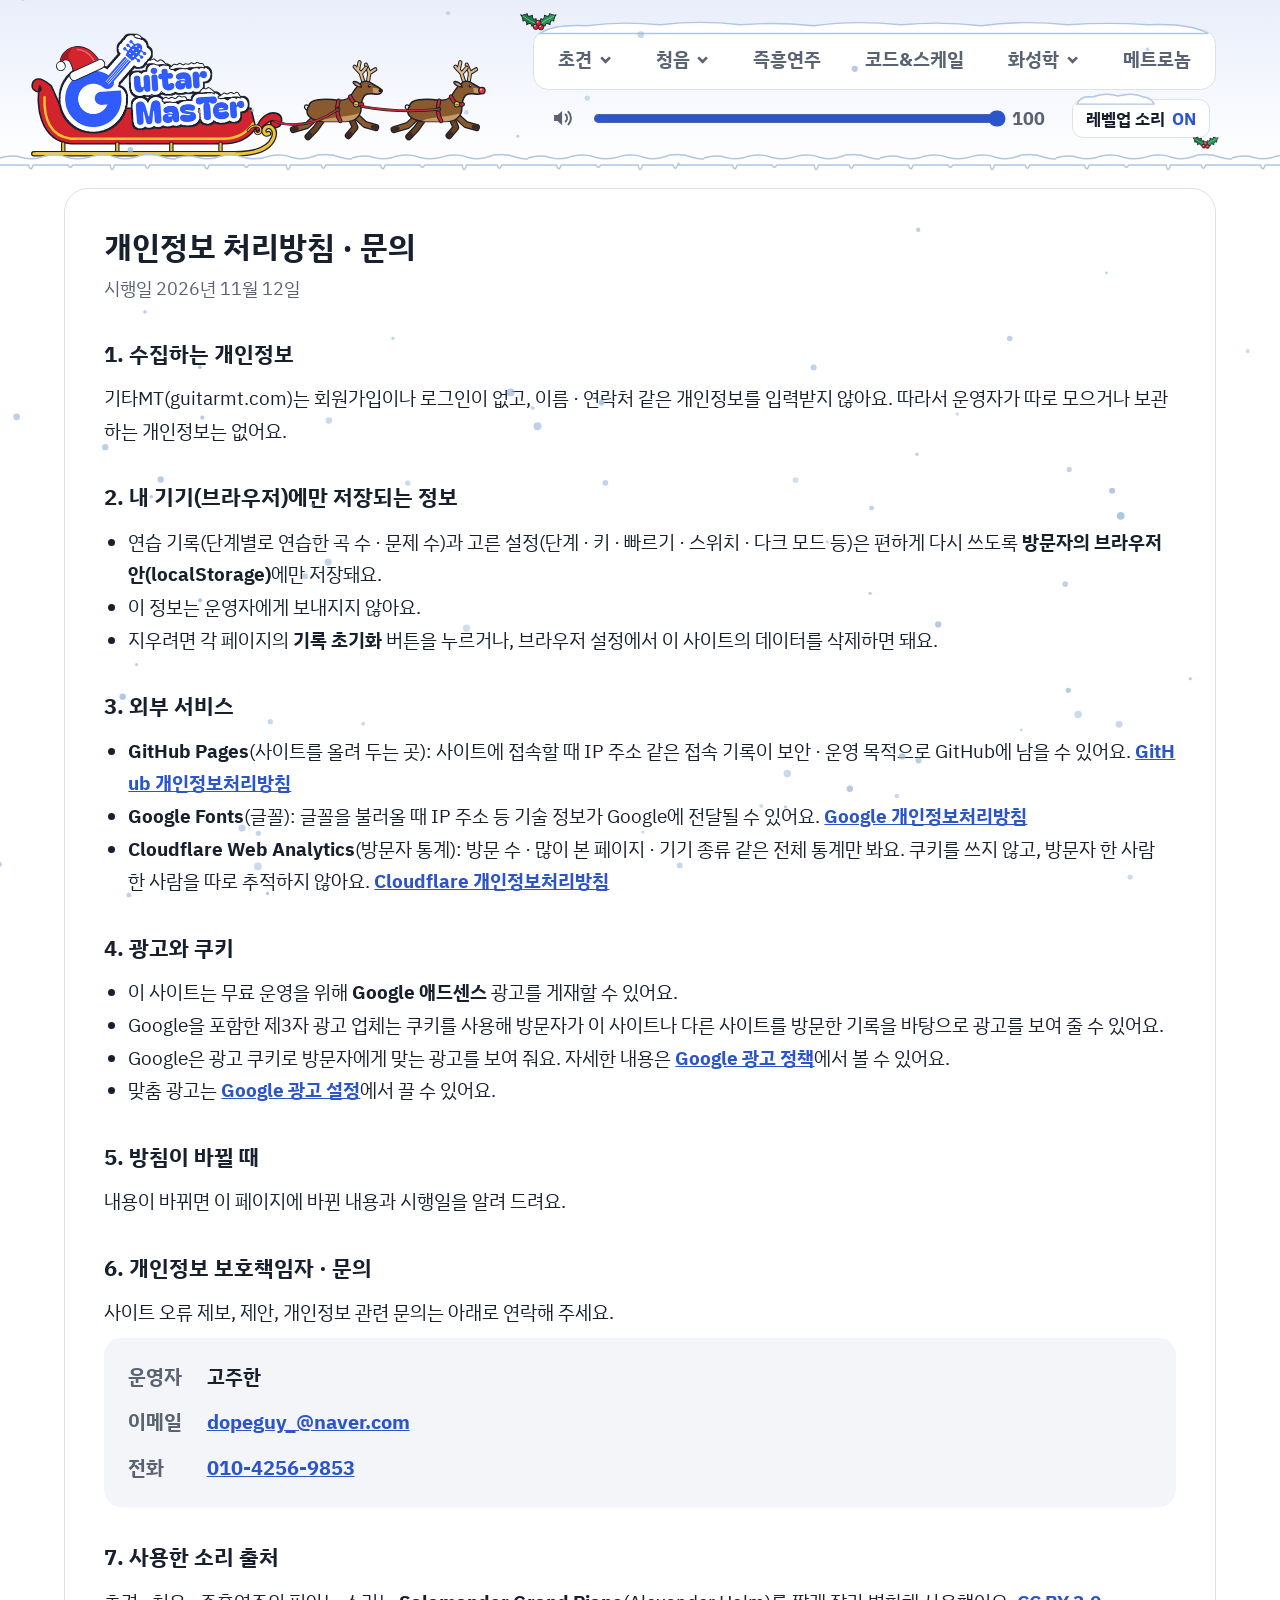
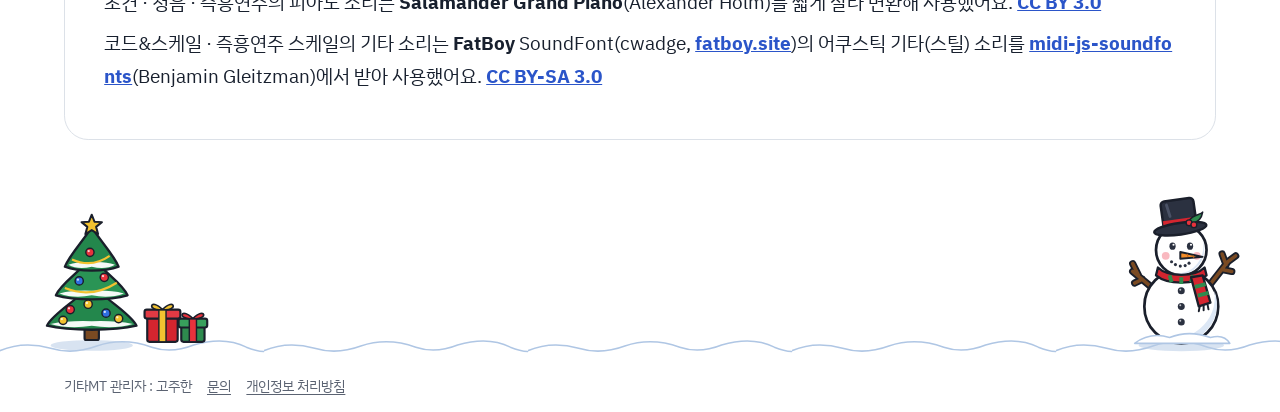
<file: privacy/index.html>
<!doctype html>
<html lang="ko">
<head>
<meta charset="utf-8">
<meta name="viewport" content="width=device-width, initial-scale=1, viewport-fit=cover">
<script src="../theme.js?v=9"></script>
<link rel="stylesheet" href="../theme.css?v=8">
<meta name="description" content="기타MT 개인정보 처리방침과 문의 연락처">
<meta property="og:type" content="website">
<meta property="og:site_name" content="기타MT">
<meta property="og:title" content="개인정보 처리방침 | 기타MT">
<meta property="og:description" content="기타MT 개인정보 처리방침과 문의 연락처">
<meta property="og:url" content="https://guitarmt.com/privacy/">
<meta property="og:image" content="https://guitarmt.com/og.png?v=7">
<meta property="og:image:width" content="1200">
<meta property="og:image:height" content="630">
<meta name="twitter:card" content="summary_large_image">
<title>개인정보 처리방침 | 기타MT</title>
<link rel="icon" href="../favicon.ico?v=6" sizes="any">
<link rel="icon" type="image/png" href="../favicon.png?v=6">
<link rel="apple-touch-icon" href="../apple-touch-icon.png?v=6">
<link rel="preconnect" href="https://fonts.googleapis.com">
<link rel="stylesheet" href="https://fonts.googleapis.com/css2?family=IBM+Plex+Sans+KR:wght@400;500;700&family=Black+Han+Sans&family=Noto+Music&display=swap">
<style>body{margin:0}[hidden]{display:none!important}

/* 레이아웃: 머리 띠 → 연습 설정판(단계 카드·모드·박자·키) → 흰 악보 → 재생 버튼 */
:root{
  --bg:#FFFFFF; --ink:#18202E; --muted:#5B6372; --line:#DCE1E8; --tile:#F3F5F8;
  --accent:#2B55C9; --accent-soft:#E9EEFB; --accent-shadow:rgba(43,85,201,.25); --accent-glow:rgba(43,85,201,.16);
  --hard:#E8461F; --hard-soft:#FFD2C6; --hard-bg:#FFF1EC; --star:#FFB400; --star-off:#DDE2EA;
  --f-body:'IBM Plex Sans KR',system-ui,sans-serif;
  --f-disp:'Black Han Sans','IBM Plex Sans KR',sans-serif;
  --f-music:'Noto Music','Bravura',serif;
  color-scheme:light;
}
*{box-sizing:border-box}
body{background:var(--bg);color:var(--ink);font-family:var(--f-body);font-size:18px;line-height:1.55}
button{font:inherit;cursor:pointer}
.band{border-bottom:1.5px solid var(--line);background:linear-gradient(180deg,var(--accent-soft),var(--bg))}
.band .in{max-width:1080px;margin:0 auto;padding-block:26px 22px;
  padding-left:max(16px,env(safe-area-inset-left,0px));padding-right:max(16px,env(safe-area-inset-right,0px));
  display:flex;align-items:center;gap:16px}
.mark{width:56px;height:56px;border-radius:16px;background:var(--accent);display:grid;place-items:center;flex:none}
.mark span{font-family:var(--f-music);font-size:40px;line-height:1;color:#fff;margin-top:6px}
.mark svg{width:48px;height:48px;fill:#fff} .mark svg .h{fill:var(--accent)}
h1{margin:0;font-size:32px;font-weight:700;letter-spacing:-0.01em;line-height:1.15;text-wrap:balance}
h1.logo{font-family:var(--f-disp);font-weight:400;font-size:36px;letter-spacing:.01em;line-height:1.1} h1.logo img{display:block;height:92px;width:auto;margin:-6px 0 -6px -5px}
.how{margin:4px 0 0;color:var(--muted);font-size:17px}
.wrap{max-width:1080px;margin:0 auto;padding-block:22px 44px;
  padding-left:max(16px,env(safe-area-inset-left,0px));padding-right:max(16px,env(safe-area-inset-right,0px));
  display:flex;flex-direction:column;gap:18px}

.panel{display:flex;flex-direction:column;gap:14px;padding:18px 20px;border-radius:18px;background:var(--tile)}
.row{display:flex;flex-wrap:wrap;align-items:center;gap:12px 32px}
.field{display:flex;align-items:center;gap:12px;flex-wrap:wrap}
.label{font-size:15px;font-weight:700;color:var(--muted);min-width:44px}

/* 단계 카드 */
.stagewrap{display:grid;grid-template-columns:minmax(0,1fr) auto;gap:14px;align-items:stretch}
#levels{display:grid;grid-template-columns:repeat(5,minmax(0,1fr));gap:10px}
.stage{position:relative;text-align:left;border:2px solid var(--line);border-radius:18px;padding:14px 14px 12px;background:var(--bg);color:var(--ink);display:flex;flex-direction:column;gap:4px;min-width:0}
.stage .num{font-family:var(--f-disp);font-size:36px;line-height:1}
.stage .sym{position:absolute;right:12px;top:10px;font-family:var(--f-music);font-size:32px;line-height:1;color:#B7BFCD}
.stage .name{font-weight:700;font-size:17px;white-space:nowrap;overflow:hidden;text-overflow:ellipsis}
.stars{display:flex;gap:2px;margin-top:2px} .stars svg{width:15px;height:15px;fill:var(--star-off)} .stars svg.on{fill:var(--star)}
.prog{display:flex;align-items:center;gap:8px;margin-top:4px}
.prog .pbar{flex:1;margin-top:0}
.cnt{font-size:14px;color:var(--muted);font-variant-numeric:tabular-nums;white-space:nowrap}
.pbar{height:6px;border-radius:3px;background:var(--line);margin-top:4px;overflow:hidden} .pbar i{display:block;height:100%;width:0;background:var(--accent)}
.stage[aria-pressed="true"]{border-color:var(--accent);background:var(--accent-soft);box-shadow:0 8px 20px var(--accent-glow)}
.stage[aria-pressed="true"] .num,.stage[aria-pressed="true"] .sym{color:var(--accent)}
.hardtag{display:none;align-self:flex-start;padding:2px 9px;border-radius:999px;background:var(--hard-bg);color:var(--hard);font-size:13.5px;font-weight:700;line-height:1.5}
.hardtag .short{display:none}
.hard .hardtag{display:inline-flex}
.hard .wrap{--accent:var(--hard);--accent-soft:var(--hard-bg);--accent-shadow:rgba(232,70,31,.28);--accent-glow:rgba(232,70,31,.16)}
/* 모드: 단계 카드와 같은 테두리 카드 안에 Easy/Hard를 하나의 이어 붙인 버튼으로 */
.modebox{display:flex;flex-direction:column;gap:8px;padding:12px 12px 12px;border:2px solid var(--line);border-radius:18px;background:var(--bg)}
.modebox .label{min-width:0}
#modes{display:flex;flex-direction:column;flex:1;min-width:112px;border:1.5px solid var(--line);border-radius:12px;overflow:hidden;background:var(--bg)}
#modes button{flex:1;min-height:46px;padding:0 16px;border:0;border-bottom:1.5px solid var(--line);background:var(--bg);font-weight:700;font-size:18px;color:var(--muted)}
#modes button:last-child{border-bottom:0}
#modes button[aria-pressed="true"][data-v="easy"]{background:var(--accent);color:var(--bg)}
#modes button[aria-pressed="true"][data-v="hard"]{background:var(--hard);color:var(--bg)}
.lvdesc{font-size:16px;color:var(--muted);margin-top:-4px}

/* 이어 붙인 버튼 묶음 */
.seg{display:inline-flex;flex-wrap:wrap;border:1.5px solid var(--line);border-radius:12px;overflow:hidden;background:var(--bg)}
.seg button{min-height:46px;padding:8px 16px;border:0;border-right:1.5px solid var(--line);background:var(--bg);font-size:17px;font-weight:500;color:var(--ink)}
.seg button:last-child{border-right:0}
.seg button[aria-pressed="true"]{background:var(--accent);color:var(--bg);font-weight:700}
#keys button{display:flex;flex-direction:column;align-items:center;justify-content:center;gap:0;min-height:56px;padding:6px 13px;line-height:1.15}
#keys .kl{font-size:18px;font-weight:700}
#keys .ks{font-size:13px;font-weight:500;color:var(--muted);font-variant-numeric:tabular-nums}
#keys button[aria-pressed="true"] .ks{color:var(--bg)}
.tempo{display:flex;align-items:center;gap:12px}
.tempo input{width:170px;accent-color:var(--accent)}
.tempo output{font-weight:700;font-variant-numeric:tabular-nums;min-width:72px}
.checks{display:flex;gap:10px;flex-wrap:wrap}
.check{display:inline-flex;align-items:center;gap:10px;min-height:48px;padding:0 18px 0 10px;border:1.5px solid var(--line);border-radius:999px;background:var(--bg);font-size:16.5px;font-weight:500;color:var(--ink);cursor:pointer;user-select:none;-webkit-user-select:none}
.check input{appearance:none;-webkit-appearance:none;flex:none;width:38px;height:24px;margin:0;border-radius:12px;background:var(--line);position:relative;cursor:pointer;transition:background .15s}
.check input::after{content:"";position:absolute;top:3px;left:3px;width:18px;height:18px;border-radius:50%;background:var(--bg);box-shadow:0 1px 3px rgba(24,32,46,.3);transition:left .15s}
.check input:checked{background:var(--accent)}
.check input:checked::after{left:17px}
.check:has(input:checked){border-color:var(--accent);background:var(--accent-soft);font-weight:700}
button:focus-visible,input:focus-visible{outline:3px solid var(--accent);outline-offset:2px}

/* 악보 */
.sheet{background:var(--bg);border:1.5px solid var(--line);border-radius:18px;padding:20px 14px 14px;box-shadow:0 10px 30px rgba(24,32,46,.07);overflow:hidden}
.meta{display:flex;flex-wrap:wrap;gap:6px 18px;padding:0 10px 6px;font-size:16px;color:var(--muted)}
.meta b{color:var(--ink)}
#score{display:block;width:100%;height:auto;color:var(--ink)}
#score .on .nh,#score .on .st{fill:var(--accent);stroke:var(--accent)}
#score .on text{fill:var(--accent)}
#score .on .hollow{fill:none}

.actions{display:flex;flex-wrap:wrap;gap:12px}
.btn{display:inline-flex;align-items:center;gap:10px;min-height:58px;padding:0 24px;border-radius:14px;border:1.5px solid var(--line);background:var(--bg);font-size:18px;font-weight:700;color:var(--ink)}
.btn svg{width:18px;height:18px;fill:currentColor}
.btn.primary{background:var(--accent);border-color:var(--accent);color:var(--bg);box-shadow:0 8px 18px var(--accent-shadow)}
.btn.new{background:var(--ink);border-color:var(--ink);color:var(--bg)}
.status{font-size:16px;color:var(--muted);min-height:1.5em}
.credit{margin:8px 0 0;font-size:14px;color:var(--muted)}

/* 광고 자리: 컴퓨터는 양옆 세로(160×600), 휴대폰·태블릿은 버튼 아래 가로(320×100). ads-off면 숨김 */
.layout{max-width:1448px;margin:0 auto}
.wrap{container-type:inline-size}
.ad{display:none;flex-direction:column;align-items:center;justify-content:center;gap:4px;border:1.5px dashed var(--line);border-radius:12px;background:var(--tile);color:var(--muted);font-size:15px;font-weight:700}
.ad small{font-size:13px;font-weight:500;font-variant-numeric:tabular-nums}
.ad-side{width:160px;height:600px}
.ad-bottom{width:100%;max-width:320px;height:100px;margin:0 auto}
@media (min-width:1024px){
  body:not(.ads-off) .layout{display:grid;grid-template-columns:160px minmax(0,1fr) 160px;gap:24px;align-items:start;
    padding-block:22px 0;padding-left:max(16px,env(safe-area-inset-left,0px));padding-right:max(16px,env(safe-area-inset-right,0px))}
  body:not(.ads-off) .layout .wrap{max-width:none;margin:0;width:auto;padding-left:0;padding-right:0;padding-top:0}
  body:not(.ads-off) .ad-side{display:flex}
  body:not(.ads-off) .band .in{max-width:1448px;padding-left:calc(max(16px,env(safe-area-inset-left,0px)) + 184px);padding-right:calc(max(16px,env(safe-area-inset-right,0px)) + 184px)}
}
@media (max-width:1023.98px){ body:not(.ads-off) .ad-bottom{display:flex} }
@container (max-width:760px){
  .stagewrap{grid-template-columns:1fr}
  .modebox{flex-direction:row;align-items:center;gap:12px;padding:8px 12px;border-radius:14px} #modes{flex-direction:row;flex:1} #modes button{flex:1;min-width:0;border-bottom:0;border-right:1.5px solid var(--line)} #modes button:last-child{border-right:0}
}

@media (max-width:720px){
  .band .in{padding-block:18px 16px} h1{font-size:25px} h1.logo img{height:72px} .mark{width:46px;height:46px} .mark span{font-size:33px} .mark svg{width:40px;height:40px}
  .panel{padding:14px 12px}
  .stagewrap{grid-template-columns:1fr}
  #levels{gap:6px}
  .stage{padding:10px 4px 8px;border-radius:14px;align-items:center;text-align:center}
  .stage .num{font-size:28px} .stage .sym{position:static;font-size:24px;height:26px} .stage .name{display:none}
  .stars{gap:1px} .stars svg{width:10px;height:10px} .prog{flex-direction:column;align-items:center;gap:3px;width:100%} .prog .pbar{flex:none;width:80%} .cnt{font-size:13px}
  .pbar{width:80%}
  .hardtag{align-self:center;padding:1px 7px;font-size:12px} .hardtag .full{display:none} .hardtag .short{display:inline}
  .modebox{flex-direction:row;align-items:center;gap:12px;padding:8px 12px;border-radius:14px} #modes{flex-direction:row;flex:1} #modes button{flex:1;min-width:0;border-bottom:0;border-right:1.5px solid var(--line)} #modes button:last-child{border-right:0}
  .seg button{padding:8px 12px}
  #keys button{padding:6px 6px;min-width:36px}
  .tempo input{width:140px}
  .btn{flex:1 1 46%;justify-content:center}
}
@media (prefers-reduced-motion:reduce){ *{transition:none!important} }

/* 맨 위 메뉴 (세 페이지 공통) */
.band .in{flex-wrap:wrap;row-gap:14px}
.brand{display:flex;align-items:center;gap:16px;color:inherit;text-decoration:none;margin-right:auto;min-width:0}
.nav{display:flex;gap:4px;background:var(--bg);border:1.5px solid var(--line);border-radius:14px;padding:4px}
.nav a{display:inline-flex;align-items:center;justify-content:center;min-height:46px;padding:0 18px;border-radius:10px;font-weight:700;font-size:17px;color:var(--muted);text-decoration:none;white-space:nowrap}
.nav a[aria-current="page"]{background:var(--ink);color:var(--bg)}
.nav a:focus-visible,.brand:focus-visible{outline:3px solid var(--accent);outline-offset:2px}
@media (max-width:720px){ .nav{width:100%;box-sizing:border-box;gap:2px} .nav a{flex:1 1 0;min-width:0;padding:4px 2px;font-size:15px;line-height:1.2;white-space:normal;text-align:center;word-break:keep-all} }   /* 메뉴 5칸: 휴대폰은 두 줄 글씨 허용 */

.soon{background:var(--bg);border:1.5px dashed var(--line);border-radius:22px;padding:56px 24px;text-align:center;color:var(--muted);font-size:18px}
.soon b{display:block;margin-bottom:6px;color:var(--ink);font-size:22px}


.doc{background:var(--bg);border:1.5px solid var(--line);border-radius:22px;padding:34px 36px;line-height:1.75}
.doc h2{margin:0 0 6px;font-size:28px;line-height:1.3}
.doc .date{margin:0 0 22px;color:var(--muted);font-size:16px}
.doc h3{margin:28px 0 8px;font-size:20px}
.doc p,.doc li{font-size:17px}
.doc p{margin:0 0 8px}
.doc ul{margin:0 0 8px;padding-left:22px}
.doc a{color:var(--accent);font-weight:700;word-break:break-all}
.contact{display:grid;grid-template-columns:auto 1fr;gap:10px 22px;margin:4px 0 0;padding:20px 22px;border-radius:16px;background:var(--tile);font-size:18px}
.contact dt{font-weight:700;color:var(--muted)}
.contact dd{margin:0;font-weight:700}
@media (max-width:720px){ .doc{padding:24px 18px} .doc h2{font-size:24px} .contact{grid-template-columns:1fr;gap:2px} .contact dd{margin-bottom:10px} }
</style>
</head>
<body class="ads-off">
<div class="band"><div class="in">
  <a class="brand" href="../">
    <div><h1 class="logo"><img src="../logo.png" alt="기타MT" width="190" height="100"></h1></div>
  </a>
  <nav class="nav" aria-label="메뉴">
    <div class="grp"><button type="button" class="gbtn" aria-haspopup="true" aria-expanded="false">초견<svg viewBox="0 0 12 12" aria-hidden="true"><path d="M2 4l4 4 4-4"/></svg></button><div class="drop"><div class="dropin"><a href="../">멜로디 초견</a><a href="../chord/">코드 초견</a></div></div></div>
    <div class="grp"><button type="button" class="gbtn" aria-haspopup="true" aria-expanded="false">청음<svg viewBox="0 0 12 12" aria-hidden="true"><path d="M2 4l4 4 4-4"/></svg></button><div class="drop"><div class="dropin"><a href="../ear/">멜로디 청음</a><a href="../chordear/">코드 청음</a></div></div></div>
    <a href="../improv/">즉흥<wbr>연주</a>
    <a href="../chordscale/">코드&amp;<wbr>스케일</a>
    <div class="grp r"><button type="button" class="gbtn" aria-haspopup="true" aria-expanded="false">화성학<svg viewBox="0 0 12 12" aria-hidden="true"><path d="M2 4l4 4 4-4"/></svg></button><div class="drop"><div class="dropin"><a href="../harmony/">기초 화성학</a><span class="soon" aria-disabled="true">고급 화성학<small>준비 중</small></span></div></div></div>
    <a href="../metronome/">메트로<wbr>놈</a>
  </nav>
</div></div>

<div class="layout">
<aside class="ad ad-side" aria-label="광고">광고<small>160×600</small></aside>
<div class="wrap">
  <article class="doc">
    <h2>개인정보 처리방침 · 문의</h2>
    <p class="date">시행일 2026년 11월 12일</p>

    <h3>1. 수집하는 개인정보</h3>
    <p>기타MT(guitarmt.com)는 회원가입이나 로그인이 없고, 이름 · 연락처 같은 개인정보를 입력받지 않아요. 따라서 운영자가 따로 모으거나 보관하는 개인정보는 없어요.</p>

    <h3>2. 내 기기(브라우저)에만 저장되는 정보</h3>
    <ul>
      <li>연습 기록(단계별로 연습한 곡 수 · 문제 수)과 고른 설정(단계 · 키 · 빠르기 · 스위치 · 다크 모드 등)은 편하게 다시 쓰도록 <b>방문자의 브라우저 안(localStorage)</b>에만 저장돼요.</li>
      <li>이 정보는 운영자에게 보내지지 않아요.</li>
      <li>지우려면 각 페이지의 <b>기록 초기화</b> 버튼을 누르거나, 브라우저 설정에서 이 사이트의 데이터를 삭제하면 돼요.</li>
    </ul>

    <h3>3. 외부 서비스</h3>
    <ul>
      <li><b>GitHub Pages</b>(사이트를 올려 두는 곳): 사이트에 접속할 때 IP 주소 같은 접속 기록이 보안 · 운영 목적으로 GitHub에 남을 수 있어요. <a href="https://docs.github.com/ko/site-policy/privacy-policies/github-general-privacy-statement" target="_blank" rel="noopener">GitHub 개인정보처리방침</a></li>
      <li><b>Google Fonts</b>(글꼴): 글꼴을 불러올 때 IP 주소 등 기술 정보가 Google에 전달될 수 있어요. <a href="https://policies.google.com/privacy?hl=ko" target="_blank" rel="noopener">Google 개인정보처리방침</a></li>
      <li><b>Cloudflare Web Analytics</b>(방문자 통계): 방문 수 · 많이 본 페이지 · 기기 종류 같은 전체 통계만 봐요. 쿠키를 쓰지 않고, 방문자 한 사람 한 사람을 따로 추적하지 않아요. <a href="https://www.cloudflare.com/ko-kr/privacypolicy/" target="_blank" rel="noopener">Cloudflare 개인정보처리방침</a></li>
    </ul>

    <h3>4. 광고와 쿠키</h3>
    <ul>
      <li>이 사이트는 무료 운영을 위해 <b>Google 애드센스</b> 광고를 게재할 수 있어요.</li>
      <li>Google을 포함한 제3자 광고 업체는 쿠키를 사용해 방문자가 이 사이트나 다른 사이트를 방문한 기록을 바탕으로 광고를 보여 줄 수 있어요.</li>
      <li>Google은 광고 쿠키로 방문자에게 맞는 광고를 보여 줘요. 자세한 내용은 <a href="https://policies.google.com/technologies/ads?hl=ko" target="_blank" rel="noopener">Google 광고 정책</a>에서 볼 수 있어요.</li>
      <li>맞춤 광고는 <a href="https://adssettings.google.com" target="_blank" rel="noopener">Google 광고 설정</a>에서 끌 수 있어요.</li>
    </ul>

    <h3>5. 방침이 바뀔 때</h3>
    <p>내용이 바뀌면 이 페이지에 바뀐 내용과 시행일을 알려 드려요.</p>

    <h3 id="contact">6. 개인정보 보호책임자 · 문의</h3>
    <p>사이트 오류 제보, 제안, 개인정보 관련 문의는 아래로 연락해 주세요.</p>
    <dl class="contact">
      <dt>운영자</dt><dd>고주한</dd>
      <dt>이메일</dt><dd><a href="mailto:dopeguy_@naver.com">dopeguy_@naver.com</a></dd>
      <dt>전화</dt><dd><a href="tel:010-4256-9853">010-4256-9853</a></dd>
    </dl>

    <h3>7. 사용한 소리 출처</h3>
    <p>초견 · 청음 · 즉흥연주의 피아노 소리는 <b>Salamander Grand Piano</b>(Alexander Holm)를 짧게 잘라 변환해 사용했어요. <a href="https://creativecommons.org/licenses/by/3.0/deed.ko" target="_blank" rel="noopener">CC BY 3.0</a></p>
    <p>코드&amp;스케일 · 즉흥연주 스케일의 기타 소리는 <b>FatBoy</b> SoundFont(cwadge, <a href="https://fatboy.site" target="_blank" rel="noopener">fatboy.site</a>)의 어쿠스틱 기타(스틸) 소리를 <a href="https://github.com/gleitz/midi-js-soundfonts" target="_blank" rel="noopener">midi-js-soundfonts</a>(Benjamin Gleitzman)에서 받아 사용했어요. <a href="https://creativecommons.org/licenses/by-sa/3.0/deed.ko" target="_blank" rel="noopener">CC BY-SA 3.0</a></p>
  </article>
  <aside class="ad ad-bottom" aria-label="광고">광고<small>320×100</small></aside>
</div>
<aside class="ad ad-side" aria-label="광고">광고<small>160×600</small></aside>
</div>
<footer class="site-foot"><div class="in"><span>기타MT 관리자 : 고주한</span><a href="../privacy/#contact">문의</a><a href="../privacy/">개인정보 처리방침</a></div></footer>
<!-- Cloudflare Web Analytics --><script type='module' src='https://static.cloudflareinsights.com/beacon.min.js' data-cf-beacon='{"token": "2854ed88848e4128989edc5a9f54153b"}'></script><!-- End Cloudflare Web Analytics -->
</body>
</html>
</file>
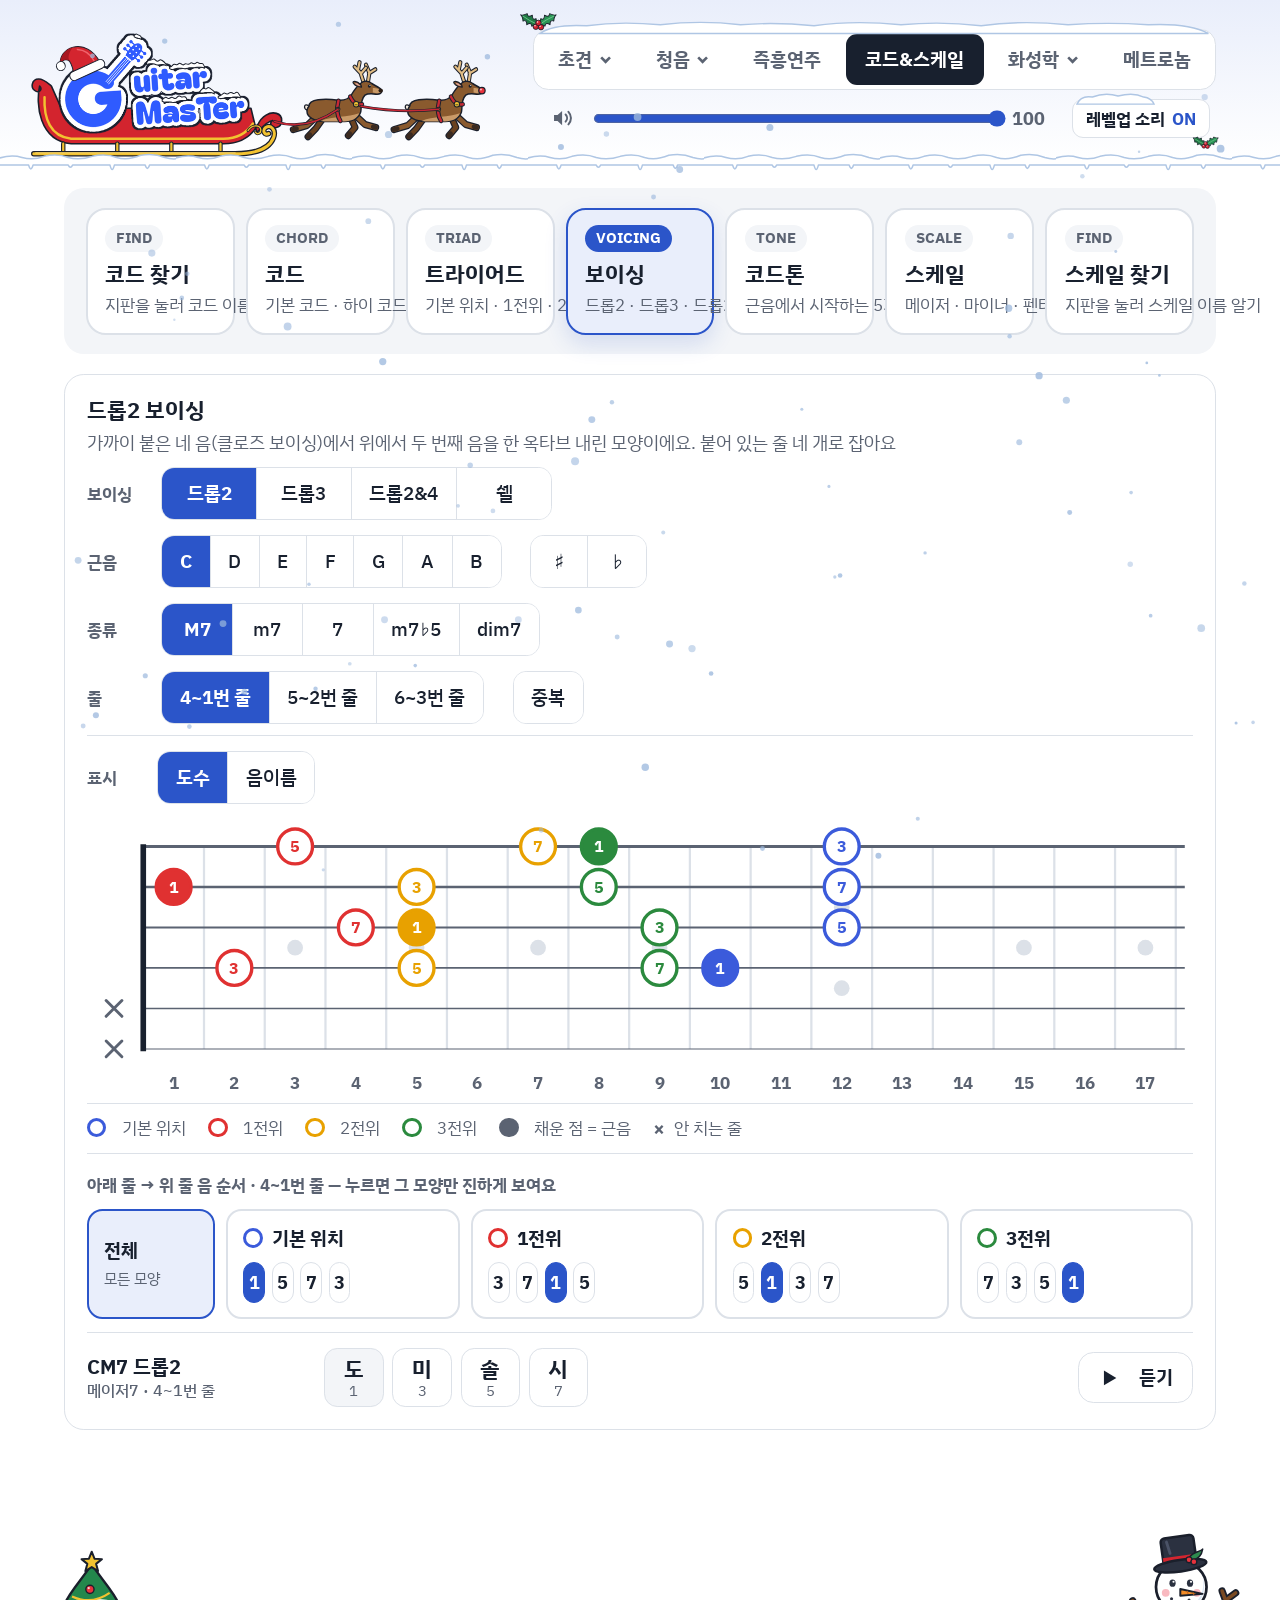
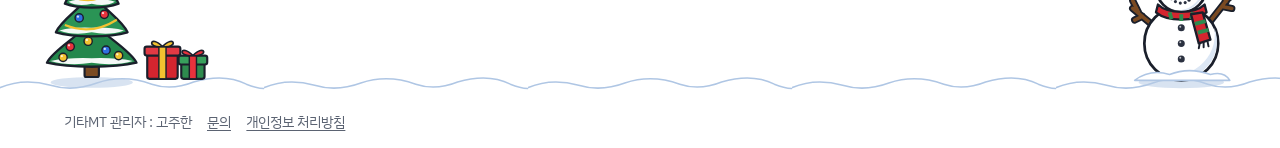
<file: voicing/index.html>
<!doctype html>
<html lang="ko"><head><meta charset="utf-8">
<meta name="viewport" content="width=device-width,initial-scale=1">
<title>코드&amp;스케일 | 기타MT</title>
<link rel="icon" href="../favicon.ico?v=6" sizes="any">
<link rel="icon" type="image/png" href="../favicon.png?v=6">
<link rel="apple-touch-icon" href="../apple-touch-icon.png?v=6">
<meta http-equiv="refresh" content="0; url=../chordscale/?tab=voi">
<link rel="canonical" href="../chordscale/">
</head><body><p><a href="../chordscale/?tab=voi">코드&amp;스케일 · 보이싱으로 이동</a></p>
<script>location.replace('../chordscale/?tab=voi');</script>
</body></html>
</file>
<file: theme.css>
/* 컴퓨터 화면 전체 110% (K 요청 2026-11-12 "브라우저 확대 110%가 딱 보기 좋다") — 휴대폰·태블릿은 그대로 */
@media (min-width:1100px){ html{zoom:1.1} }

/* 다크 모드 (K 요청 2026-11-12) — 모든 페이지 공통. 메인 색은 노랑, 악보 상자(.sheet)는 흰 종이 그대로 */
html[data-theme="dark"]{
  --bg:#16181D; --ink:#ECEEF2; --muted:#A2A9B5; --line:#323843; --tile:#1F232A;
  --accent:#F2C230; --accent-soft:rgba(242,194,48,.14); --accent-shadow:rgba(242,194,48,.28); --accent-glow:rgba(242,194,48,.18);
  --hard:#FF7A50; --hard-soft:rgba(255,122,80,.35); --hard-bg:rgba(255,122,80,.14); --star:#F2C230; --star-off:#3A404B;
  color-scheme:dark;
}
/* 카드 오른쪽 위 회색 기호 · 흐린 키 버튼 */
html[data-theme="dark"] .stage .sym, html[data-theme="dark"] .stage .pic{color:#5E6672}
html[data-theme="dark"] .stage[aria-pressed="true"] .sym, html[data-theme="dark"] .stage[aria-pressed="true"] .pic{color:var(--accent)}
html[data-theme="dark"] .setbox.off #keys button, html[data-theme="dark"] .setbox.off #keys button .ks{color:#565D69}

/* 메뉴에서 지금 페이지는 노랑, 스위치 동그라미는 밝게 (꺼져 있어도 보이게) */
html[data-theme="dark"] .nav a[aria-current="page"]{background:var(--accent);color:#16181D}
html[data-theme="dark"] .check input::after, html[data-theme="dark"] .sw input::after{background:#E4E7EC}
html[data-theme="dark"] .check input:checked::after, html[data-theme="dark"] .sw input:checked::after{background:#16181D}

/* 악보 상자 = 흰 종이 (오선 · 답 칸 · 버튼까지). 강조색은 흰 바탕에서 잘 보이는 진한 노랑 */
html[data-theme="dark"] .sheet{
  --bg:#FFFFFF; --ink:#18202E; --muted:#5B6372; --line:#DCE1E8; --tile:#F3F5F8;
  --accent:#A87A00; --accent-soft:#FFF4D4; --accent-shadow:rgba(168,122,0,.28); --accent-glow:rgba(168,122,0,.16);
  --hard:#E8461F; --hard-soft:#FFD2C6; --hard-bg:#FFF1EC; --star:#FFB400; --star-off:#DDE2EA;
  color-scheme:light; color:var(--ink); background:var(--bg); border-color:transparent;
}
html[data-theme="dark"] .hard .sheet{--accent:#E8461F; --accent-soft:#FFF1EC; --accent-shadow:rgba(232,70,31,.28); --accent-glow:rgba(232,70,31,.16)}

/* 라이트 · 다크 버튼 (맨 위 메뉴 오른쪽) */
.theme-btn{order:3;flex:none;width:46px;height:46px;margin-left:10px;border-radius:12px;border:1.5px solid var(--line);background:var(--bg);color:var(--ink);display:grid;place-items:center;cursor:pointer;padding:0}
.theme-btn svg{width:22px;height:22px;fill:currentColor}
html[data-theme="dark"] .theme-btn{color:var(--accent)}
@media (max-width:720px){ .band .nav{order:4} .theme-btn{order:2;width:44px;height:44px} }   /* 휴대폰: 로고 줄 오른쪽 */

/* 다크: 악보 상자 안 큰 버튼(정답 듣기 등)은 밝은 노랑 + 어두운 글자 (K 2026-11-12 "색 이상해") */
html[data-theme="dark"] .sheet .btn.primary{background:#F2C230;border-color:#F2C230;color:#16181D;box-shadow:0 8px 18px rgba(242,194,48,.30)}
html[data-theme="dark"] .hard .sheet .btn.primary{background:#E8461F;border-color:#E8461F;color:#FFFFFF;box-shadow:0 8px 18px rgba(232,70,31,.28)}
/* 다크: 로고도 노랑 */
html[data-theme="dark"] .logo img{content:url("logo-dark.png")}

/* 맨 아래 꼬리말: 운영자 · 문의 · 개인정보처리방침 (K 요청 2026-11-12, 애드센스 준비) — 모든 페이지 공통 */
.site-foot{border-top:1px solid var(--line)}
.site-foot .in{max-width:1080px;margin:0 auto;padding:10px max(16px,env(safe-area-inset-right,0px)) 14px max(16px,env(safe-area-inset-left,0px));display:flex;flex-wrap:wrap;gap:4px 14px;font-size:12.5px;line-height:1.5;color:var(--muted)}
.site-foot a{color:var(--muted);text-decoration:underline;text-underline-offset:3px}
.site-foot a:focus-visible{outline:3px solid var(--accent);outline-offset:2px}

/* 마스터 볼륨 (K 요청 2026-11-13): 맨 위 메뉴 아래 오른쪽, 즉흥연주 · 화성학 · 메트로놈 밑 */
.navcol{display:flex;flex-direction:column;align-items:flex-end;gap:8px;min-width:0}
.vol-row{display:flex;align-items:center;gap:10px;box-sizing:border-box;padding:0 6px 0 4px;max-width:100%}
.vol-btn{flex:none;width:36px;height:36px;border-radius:10px;border:0;background:transparent;color:var(--muted);display:grid;place-items:center;cursor:pointer;padding:0}
.vol-btn svg{width:22px;height:22px;fill:currentColor}
.vol-row input{flex:1;min-width:0;accent-color:var(--accent);height:24px;margin:0}
.vol-num{flex:none;font-size:16px;min-width:2em;margin-left:-4px;text-align:left;color:var(--muted)}   /* 숫자를 막대 쪽에 붙임 (K 요청 2026-11-13) */
/* 레벨업 소리 ON/OFF (K 요청 2026-11-13) — 볼륨 숫자 오른쪽 */
.lvsnd-btn{flex:none;margin-left:12px;position:relative;height:36px;padding:0 12px;border-radius:10px;border:1.5px solid var(--line);background:var(--bg);color:var(--ink);font:inherit;font-size:15px;font-weight:700;white-space:nowrap;cursor:pointer}
.lvsnd-btn b{margin-left:6px;color:var(--muted)}
.lvsnd-btn[aria-pressed="true"] b{color:var(--accent)}
@media (max-width:720px){ .navcol{order:4;width:100%} .navcol .nav{order:0} .vol-row{width:100%!important} }   /* 휴대폰: 볼륨 줄은 한 줄 꽉 차게 (레벨업 소리 버튼 때문에) */

/* 단계 카드 레벨 (K 요청 2026-11-13): 경험치 막대 아래 "LV 7" */
.stage .lvl{display:flex;align-items:baseline;gap:4px;margin-top:6px;font-weight:800;font-size:20px;line-height:1;color:var(--ink);font-variant-numeric:tabular-nums}
.stage .lvl small{font-size:13px;font-weight:800;color:var(--muted);letter-spacing:.02em}
.stage .lvl .mx{font-size:12px;font-weight:800;color:#fff;background:var(--accent);border-radius:6px;padding:3px 6px;margin-left:4px;letter-spacing:.03em}
html[data-theme="dark"] .stage .lvl .mx{color:#16181D}
@media (max-width:720px){ .stage .lvl{justify-content:center;font-size:17px;margin-top:4px} .stage .lvl small{font-size:12px} }
.stage .lvl{flex-wrap:wrap;row-gap:4px} .stage .lvl .tot{margin-left:auto;font-size:14px;font-weight:600;color:var(--muted);white-space:nowrap}
@media (max-width:720px){ .stage .lvl{flex-wrap:wrap;row-gap:4px} .stage .lvl .tot{margin-left:0;flex-basis:100%;text-align:center;font-size:13px} }

/* 한 마디 세고 시작 큰 숫자 (K 요청 2026-11-13): 오선 아래 빈칸 가운데 */
.countbig{position:absolute;left:0;right:0;display:flex;align-items:center;justify-content:center;font-family:'IBM Plex Sans KR',system-ui,sans-serif;font-weight:700;line-height:1;color:var(--accent);pointer-events:none;font-variant-numeric:tabular-nums}
.countbig.pop{animation:gmcount .18s ease-out}
@keyframes gmcount{from{transform:scale(1.25);opacity:.4}to{transform:scale(1);opacity:1}}
@media (prefers-reduced-motion:reduce){ .countbig.pop{animation:none} }

/* 메뉴 6칸 (K 확정 2026-11-16, 시안 1): 초견 · 청음은 누르면(컴퓨터는 마우스를 올려도) 아래로 펼쳐지는 작은 메뉴 — 멜로디 / 코드 */
.band .nav .grp{position:relative;display:flex}
.band .nav .gbtn{display:inline-flex;align-items:center;justify-content:center;gap:6px;min-height:46px;padding:0 18px;border:0;border-radius:10px;background:transparent;font:inherit;font-weight:700;font-size:17px;color:var(--muted);cursor:pointer;white-space:nowrap}
.band .nav .gbtn svg{width:12px;height:12px;fill:none;stroke:currentColor;stroke-width:2.4;flex:none}
.band .nav .gbtn.cur{background:var(--ink);color:var(--bg)}
html[data-theme="dark"] .band .nav .gbtn.cur{background:var(--accent);color:#16181D}
.band .nav .gbtn:focus-visible{outline:3px solid var(--accent);outline-offset:2px}
.band .nav .drop{display:none;position:absolute;top:100%;left:0;z-index:30;padding-top:8px}
.band .nav .grp.open .drop{display:block}
@media (hover:hover) and (min-width:720.02px){ .band .nav .grp:hover .drop{display:block} }
.band .nav .dropin{display:flex;flex-direction:column;gap:2px;min-width:150px;padding:6px;background:var(--bg);border:1.5px solid var(--line);border-radius:14px;box-shadow:0 10px 28px rgba(20,30,60,.16)}
.band .nav .drop a{display:flex;flex:none;justify-content:flex-start;align-items:center;min-height:46px;padding:0 14px;font-size:17px;line-height:1.2;white-space:nowrap;text-align:left}
@media (hover:hover){ .band .nav .drop a:not([aria-current="page"]):hover,.band .nav > a:not([aria-current="page"]):hover,.band .nav .gbtn:not(.cur):hover{background:var(--tile);color:var(--ink)} }   /* 맨 위 메뉴 칸도 같이 (K "좋아" 2026-11-16) */   /* 펼친 메뉴 칸에 마우스를 올리면 색이 바뀜 (K 요청 2026-11-16) */
.band .nav .drop a[aria-current="page"],html[data-theme="dark"] .band .nav .drop a[aria-current="page"]{background:var(--accent-soft);color:var(--accent)}
@media (max-width:720px){ .band .nav .grp{flex:1 1 0;min-width:0} .band .nav .gbtn{flex:1;min-height:0;padding:4px 2px;font-size:15px;gap:3px} }

/* 화성학 펼침 메뉴 (K 요청 2026-11-17): 기초 화성학 / 고급 화성학(아직 없음 — 회색, 누를 수 없음). 메뉴 오른쪽에 있어서 펼친 칸은 오른쪽 맞춤 */
.band .nav .grp.r .drop{left:auto;right:0}
.band .nav .drop .soon{display:flex;align-items:center;justify-content:space-between;gap:12px;min-height:46px;padding:0 14px;border-radius:10px;font-size:17px;font-weight:700;line-height:1.2;white-space:nowrap;color:#A9B0BC;cursor:default}
.band .nav .drop .soon small{font-size:13px;font-weight:600;color:#A9B0BC;border:1.5px solid var(--line);border-radius:999px;padding:1px 8px}
html[data-theme="dark"] .band .nav .drop .soon,html[data-theme="dark"] .band .nav .drop .soon small{color:#5E6672}


/* 크리스마스 시즌 (K 요청 2026-11-26) — theme.js 맨 아래 SEASON 한 줄로 켜고 끔 */
.xm-snow{position:fixed;inset:0;width:100%;height:100%;pointer-events:none;z-index:60}
.xmas .band{position:relative}
.xm-ledge{position:absolute;left:0;right:0;bottom:-12px;height:22px;pointer-events:none;z-index:2;background:url("data:image/svg+xml,%3Csvg xmlns='http://www.w3.org/2000/svg' width='160' height='22' viewBox='0 0 160 22'%3E%3Cpath d='M-2 6 Q10 2 20 5 Q30 8 40 4 Q52 1 62 5 Q72 8 84 4 Q96 1 106 5 Q116 8 128 3 Q140 1 150 5 Q156 7 162 6 L162 12 L136 12 Q134 18 132 12 L104 12 Q102 20 100 12 L66 12 Q64 16 62 12 L30 12 Q28 19 26 12 L-2 12 Z' fill='%23FFFFFF' stroke='%23AFC6E4' stroke-width='1.4' stroke-linejoin='round'/%3E%3C/svg%3E") repeat-x;background-size:160px 22px}
html[data-theme="dark"] .xm-ledge{background-image:url("data:image/svg+xml,%3Csvg xmlns='http://www.w3.org/2000/svg' width='160' height='22' viewBox='0 0 160 22'%3E%3Cpath d='M-2 6 Q10 2 20 5 Q30 8 40 4 Q52 1 62 5 Q72 8 84 4 Q96 1 106 5 Q116 8 128 3 Q140 1 150 5 Q156 7 162 6 L162 12 L136 12 Q134 18 132 12 L104 12 Q102 20 100 12 L66 12 Q64 16 62 12 L30 12 Q28 19 26 12 L-2 12 Z' fill='%23E8EEF6' stroke='%238496AE' stroke-width='1.4' stroke-linejoin='round'/%3E%3C/svg%3E")}
.xmas .site-foot{position:relative;margin-top:30px}
.xm-bank{position:absolute;left:0;right:0;top:-26px;height:26px;pointer-events:none;background:url("data:image/svg+xml,%3Csvg xmlns='http://www.w3.org/2000/svg' width='240' height='26' viewBox='0 0 240 26'%3E%3Cpath d='M-2 14 Q20 4 46 11 Q66 17 88 9 Q112 1 138 10 Q156 16 176 8 Q204 0 224 10 Q234 14 242 14 L242 28 L-2 28 Z' fill='%23FFFFFF' stroke='%23AFC6E4' stroke-width='1.4' stroke-linejoin='round'/%3E%3C/svg%3E") repeat-x;background-size:240px 26px}
html[data-theme="dark"] .xm-bank{background-image:url("data:image/svg+xml,%3Csvg xmlns='http://www.w3.org/2000/svg' width='240' height='26' viewBox='0 0 240 26'%3E%3Cpath d='M-2 14 Q20 4 46 11 Q66 17 88 9 Q112 1 138 10 Q156 16 176 8 Q204 0 224 10 Q234 14 242 14 L242 28 L-2 28 Z' fill='%23E8EEF6' stroke='%238496AE' stroke-width='1.4' stroke-linejoin='round'/%3E%3C/svg%3E")}
/* 로고: 산타 모자 + 글자 위 눈 (로고 그림과 같은 자리 · 같은 크기로 겹침) */
.xmas h1.logo{position:relative}
.xm-deco{position:absolute;left:-5px;top:0;width:100%;height:100%;overflow:visible;pointer-events:none}
/* 썰매 + 순록 · 메뉴 눈 · 호랑가시 · 전구 줄 (K 2026-11-26 시안 2차) */
.xmas h1.logo{isolation:isolate}
.xmas h1.logo img{position:relative;z-index:1}
.xm-deco{z-index:3}
.xm-sleigh{position:absolute;left:calc(-5px - 21.0526%);top:-35%;width:284.2105%;height:165%;overflow:visible;pointer-events:none}
.xm-sb{z-index:0} .xm-sf{z-index:2}
.xm-sf.no-d2 .xm-d2,.xm-sf.no-d1 .xm-d1{display:none}
.xmas .band .nav,.xmas .lvsnd-btn{position:relative}
.xm-cap{position:absolute;left:6px;top:-9px;width:calc(100% - 12px);height:14px;overflow:visible;pointer-events:none}
.xm-cap path{fill:#fff;stroke:#AFC6E4;stroke-width:1.3}
html[data-theme="dark"] .xm-cap path{fill:#E8EEF6;stroke:#8496AE}
.xm-cap-s{left:4px;top:-7px;width:70px;height:11px}
.xm-holly{position:absolute;overflow:visible;pointer-events:none;width:48px;left:-20px;top:-20px}
.lvsnd-btn .xm-holly{width:34px;left:auto;top:auto;right:-14px;bottom:-14px}
.xm-lights{position:absolute;left:0;right:0;bottom:-28px;height:30px;pointer-events:none;z-index:3;background:url("data:image/svg+xml,%3Csvg xmlns='http://www.w3.org/2000/svg' width='280' height='30' viewBox='0 0 280 30'%3E%3Cpath d='M-2 6 Q35 18 70 6 Q105 18 140 6 Q175 18 210 6 Q245 18 282 6' fill='none' stroke='%233A4250' stroke-width='1.5'/%3E%3Crect x='32.5' y='10' width='5' height='4' rx='1' fill='%233A4250'/%3E%3Cellipse cx='35' cy='20' rx='4.6' ry='6.5' fill='%23E8323C' stroke='%231A1F2B' stroke-width='1.3'/%3E%3Cellipse cx='33.6' cy='18' rx='1.4' ry='2.4' fill='%23fff' opacity='.6'/%3E%3Crect x='102.5' y='10' width='5' height='4' rx='1' fill='%233A4250'/%3E%3Cellipse cx='105' cy='20' rx='4.6' ry='6.5' fill='%233BA55C' stroke='%231A1F2B' stroke-width='1.3'/%3E%3Cellipse cx='103.6' cy='18' rx='1.4' ry='2.4' fill='%23fff' opacity='.6'/%3E%3Crect x='172.5' y='10' width='5' height='4' rx='1' fill='%233A4250'/%3E%3Cellipse cx='175' cy='20' rx='4.6' ry='6.5' fill='%23F2C230' stroke='%231A1F2B' stroke-width='1.3'/%3E%3Cellipse cx='173.6' cy='18' rx='1.4' ry='2.4' fill='%23fff' opacity='.6'/%3E%3Crect x='242.5' y='10' width='5' height='4' rx='1' fill='%233A4250'/%3E%3Cellipse cx='245' cy='20' rx='4.6' ry='6.5' fill='%232F6FE0' stroke='%231A1F2B' stroke-width='1.3'/%3E%3Cellipse cx='243.6' cy='18' rx='1.4' ry='2.4' fill='%23fff' opacity='.6'/%3E%3C/svg%3E") repeat-x;background-size:280px 30px}
html[data-theme="dark"] .xm-lights{background-image:url("data:image/svg+xml,%3Csvg xmlns='http://www.w3.org/2000/svg' width='280' height='30' viewBox='0 0 280 30'%3E%3Cpath d='M-2 6 Q35 18 70 6 Q105 18 140 6 Q175 18 210 6 Q245 18 282 6' fill='none' stroke='%238A93A3' stroke-width='1.5'/%3E%3Crect x='32.5' y='10' width='5' height='4' rx='1' fill='%238A93A3'/%3E%3Cellipse cx='35' cy='20' rx='4.6' ry='6.5' fill='%23E8323C' stroke='%231A1F2B' stroke-width='1.3'/%3E%3Cellipse cx='33.6' cy='18' rx='1.4' ry='2.4' fill='%23fff' opacity='.6'/%3E%3Crect x='102.5' y='10' width='5' height='4' rx='1' fill='%238A93A3'/%3E%3Cellipse cx='105' cy='20' rx='4.6' ry='6.5' fill='%233BA55C' stroke='%231A1F2B' stroke-width='1.3'/%3E%3Cellipse cx='103.6' cy='18' rx='1.4' ry='2.4' fill='%23fff' opacity='.6'/%3E%3Crect x='172.5' y='10' width='5' height='4' rx='1' fill='%238A93A3'/%3E%3Cellipse cx='175' cy='20' rx='4.6' ry='6.5' fill='%23F2C230' stroke='%231A1F2B' stroke-width='1.3'/%3E%3Cellipse cx='173.6' cy='18' rx='1.4' ry='2.4' fill='%23fff' opacity='.6'/%3E%3Crect x='242.5' y='10' width='5' height='4' rx='1' fill='%238A93A3'/%3E%3Cellipse cx='245' cy='20' rx='4.6' ry='6.5' fill='%232F6FE0' stroke='%231A1F2B' stroke-width='1.3'/%3E%3Cellipse cx='243.6' cy='18' rx='1.4' ry='2.4' fill='%23fff' opacity='.6'/%3E%3C/svg%3E")}
/* 꼬리말 위 겨울 장면 (트리 · 선물 · 눈사람) */
.xmas .site-foot{margin-top:160px}
.xm-scene{position:absolute;left:0;right:0;top:0;height:0;pointer-events:none;z-index:1}
.xm-tree,.xm-snowman{position:absolute;bottom:14px;overflow:visible}
.xm-tree{left:max(14px,3%);height:140px;width:162.8px}
.xm-snowman{right:max(14px,3%);height:152px;width:109.6px}
@media (max-width:720px){ .xmas .site-foot{margin-top:116px} .xm-tree{height:92px;width:107px} .xm-snowman{height:102px;width:73.5px} .xmas .band .in{row-gap:30px} }
</file>
